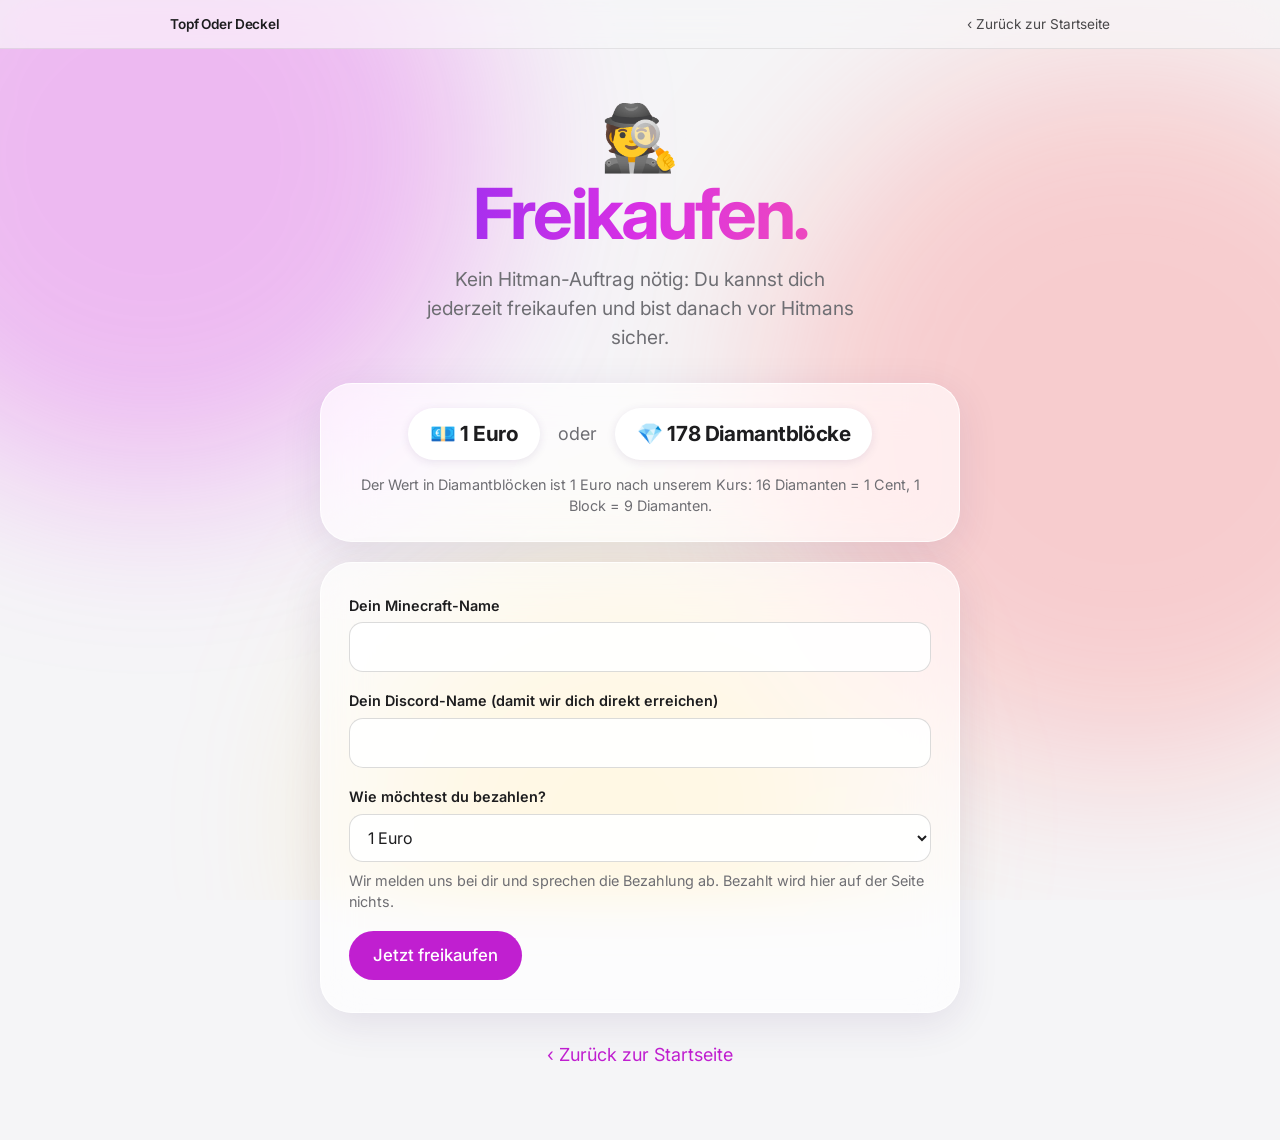
<file: freikaufen (2).html>
<!DOCTYPE html>
<html lang="de">
<head>
  <meta charset="UTF-8">
  <meta name="viewport" content="width=device-width, initial-scale=1">
  <title>Freikaufen – Topf Oder Deckel GmbH</title>
  <link rel="preconnect" href="https://fonts.googleapis.com">
  <link rel="preconnect" href="https://fonts.gstatic.com" crossorigin>
  <link href="https://fonts.googleapis.com/css2?family=Inter:wght@400;500;600;700&display=swap" rel="stylesheet">
  <style>
    :root { --akzent: #c01fd0; --text: #1d1d1f; --grau: #6e6e73; --gelb: #ffd23f; }
    * { box-sizing: border-box; }
    [hidden] { display: none !important; }
    html { background: #f5f5f7; }
    body {
      margin: 0; color: var(--text); min-height: 100vh;
      font-family: -apple-system, BlinkMacSystemFont, "SF Pro Display", "Inter", "Segoe UI", "Helvetica Neue", Arial, sans-serif;
      font-size: 1.125rem; line-height: 1.5; -webkit-font-smoothing: antialiased;
    }
    .hintergrund { position: fixed; inset: 0; z-index: -1; overflow: hidden; background: #f5f5f7; }
    .blob { position: absolute; border-radius: 50%; filter: blur(90px); animation: schweben 18s ease-in-out infinite alternate; }
    .blob.a { width: 52vw; height: 52vw; left: -14vw; top: -14vw; background: rgba(217, 48, 228, .30); }
    .blob.b { width: 56vw; height: 56vw; right: -16vw; top: 6vh; background: rgba(255, 90, 90, .26); animation-delay: -6s; }
    .blob.c { width: 40vw; height: 40vw; left: 28vw; bottom: -14vw; background: rgba(255, 205, 70, .28); animation-delay: -11s; }
    @keyframes schweben { to { transform: translate(4vw, 3vw) scale(1.08); } }

    nav { position: sticky; top: 0; z-index: 10; background: rgba(245, 245, 247, .72); -webkit-backdrop-filter: saturate(180%) blur(20px); backdrop-filter: saturate(180%) blur(20px); border-bottom: 1px solid rgba(0, 0, 0, .08); }
    .nav-innen { max-width: 980px; margin: 0 auto; height: 48px; padding: 0 20px; display: flex; align-items: center; justify-content: space-between; font-size: .85rem; }
    .marke { font-weight: 600; letter-spacing: -.01em; }
    nav a { color: var(--text); text-decoration: none; opacity: .8; }
    nav a:hover { opacity: 1; }

    main { max-width: 680px; margin: 0 auto; padding: 56px 20px 72px; text-align: center; }
    .emoji { font-size: 4rem; line-height: 1; margin-bottom: 8px; animation: wackeln 3s ease-in-out infinite; }
    @keyframes wackeln { 50% { transform: rotate(8deg) scale(1.06); } }
    h1 {
      font-size: clamp(2.4rem, 9vw, 4.4rem); font-weight: 700; line-height: 1.05; letter-spacing: -.04em; margin: 0 0 14px;
      background: linear-gradient(90deg, #7b2ff7, #d930e4 50%, #ff5d9e); -webkit-background-clip: text; background-clip: text; -webkit-text-fill-color: transparent; color: transparent;
    }
    .lead { color: var(--grau); max-width: 36ch; margin: 0 auto 32px; font-size: 1.2rem; }

    .glas { background: rgba(255, 255, 255, .66); -webkit-backdrop-filter: blur(24px) saturate(160%); backdrop-filter: blur(24px) saturate(160%); border: 1px solid rgba(255, 255, 255, .8); border-radius: 32px; box-shadow: 0 10px 40px rgba(60, 30, 100, .10); }
    .preiskarte { padding: 24px 20px; margin: 0 auto 20px; display: flex; flex-wrap: wrap; justify-content: center; align-items: center; gap: 10px 18px; }
    .chip { background: #fff; border-radius: 999px; padding: 10px 22px; box-shadow: 0 2px 10px rgba(60, 30, 100, .10); }
    .gross { font-size: 1.3rem; font-weight: 700; letter-spacing: -.02em; }
    .oder { color: var(--grau); }
    .preiskarte .hinweis { flex-basis: 100%; margin: 4px 0 0; }
    form { padding: 32px 28px; text-align: left; animation: plop .5s cubic-bezier(.2, .9, .3, 1.15) both; }
    @keyframes plop { from { opacity: 0; transform: translateY(16px) scale(.94); } to { opacity: 1; transform: none; } }
    .feld { margin-bottom: 18px; }
    .lbl { display: block; font-size: .9rem; font-weight: 600; margin: 0 0 6px; }
    .eingabe { width: 100%; font: inherit; font-size: 1rem; color: var(--text); background: rgba(255, 255, 255, .9); border: 1px solid rgba(0, 0, 0, .14); border-radius: 14px; padding: 12px 14px; }
    .eingabe:focus { outline: 3px solid rgba(192, 31, 208, .3); border-color: var(--akzent); }
    .preis { display: grid; grid-template-columns: 1fr 160px; gap: 8px; }
    .hinweis { color: var(--grau); font-size: .9rem; margin: 8px 0 0; }
    .pille { display: inline-block; border: 0; font: inherit; font-weight: 500; font-size: 1.05rem; cursor: pointer; background: var(--akzent); color: #fff; text-decoration: none; padding: 12px 24px; border-radius: 999px; transition: transform .2s ease, background .2s ease; }
    .pille:hover { background: #a519b3; transform: scale(1.03); }
    .pille:disabled { background: #b8b8c0; cursor: not-allowed; transform: none; }
    .pille:focus-visible, .eingabe:focus-visible { outline: 3px solid var(--akzent); outline-offset: 3px; }
    .ergebnis { margin-top: 24px; padding-top: 22px; border-top: 1px solid rgba(0, 0, 0, .1); }
    .ergebnis pre { white-space: pre-wrap; word-break: break-word; font: inherit; font-size: 1rem; background: rgba(255, 255, 255, .9); border-radius: 14px; padding: 16px; margin: 0 0 14px; }
    .aktionen { display: flex; gap: 12px; align-items: center; flex-wrap: wrap; }
    .kopiert { color: var(--akzent); font-weight: 600; margin: 0; }
    .zurueck { display: inline-block; margin-top: 28px; color: var(--akzent); text-decoration: none; }
    .zurueck:hover { text-decoration: underline; }
    @media (prefers-reduced-motion: reduce) { * { animation: none !important; transition: none !important; } }
  </style>
</head>
<body>
  <div class="hintergrund" aria-hidden="true"><div class="blob a"></div><div class="blob b"></div><div class="blob c"></div></div>

  <nav>
    <div class="nav-innen">
      <span class="marke">Topf Oder Deckel</span>
      <a href="index.html">‹ Zurück zur Startseite</a>
    </div>
  </nav>

  <main>
    <div class="emoji" aria-hidden="true">🕵️</div>
    <h1>Freikaufen.</h1>
    <p class="lead">Kein Hitman-Auftrag nötig: Du kannst dich jederzeit freikaufen und bist danach vor Hitmans sicher.</p>

    <div class="preiskarte glas">
      <div class="chip"><span class="gross">💶 1 Euro</span></div>
      <span class="oder">oder</span>
      <div class="chip"><span class="gross">💎 178 Diamantblöcke</span></div>
      <p class="hinweis">Der Wert in Diamantblöcken ist 1 Euro nach unserem Kurs: 16 Diamanten = 1 Cent, 1 Block = 9 Diamanten.</p>
    </div>

    <form id="formular" class="glas">
      <div class="feld">
        <label class="lbl" for="mcname">Dein Minecraft-Name</label>
        <input class="eingabe" id="mcname" autocomplete="off" maxlength="32" required>
      </div>
      <div class="feld">
        <label class="lbl" for="dcname">Dein Discord-Name (damit wir dich direkt erreichen)</label>
        <input class="eingabe" id="dcname" autocomplete="off" maxlength="40" required>
      </div>
      <div class="feld">
        <label class="lbl" for="zahlung">Wie möchtest du bezahlen?</label>
        <select class="eingabe" id="zahlung">
          <option value="1 Euro">1 Euro</option>
          <option value="178 Diamantblöcke">178 Diamantblöcke</option>
        </select>
        <p class="hinweis">Wir melden uns bei dir und sprechen die Bezahlung ab. Bezahlt wird hier auf der Seite nichts.</p>
      </div>

      <input type="text" id="website" tabindex="-1" autocomplete="off" aria-hidden="true" style="position:absolute;left:-9999px">
      <button type="submit" class="pille">Jetzt freikaufen</button>

      <div id="ergebnis" class="ergebnis" hidden>
        <span class="lbl" id="status" aria-live="polite"></span>
        <pre id="text"></pre>
        <div class="aktionen">
          <button type="button" class="pille" id="kopieren">Text kopieren</button>
          <p id="kopiert" class="kopiert" hidden>Kopiert!</p>
        </div>
      </div>
    </form>

    <a class="zurueck" href="index.html">‹ Zurück zur Startseite</a>
  </main>

  <script>
    // Discord: Webhook-URL des Kanals für Freikäufe. Solange hier nichts steht, wird der Standardkanal genommen.
    var DISCORD_WEBHOOK = 'https://discord.com/api/webhooks/1569811241965199473/_4hz0kd13CgZ-1lFc9RZ8xSB91BmSDIsVur6w8UVNg1HnlGDnBlmScHGoHH8v4mwN0Da';
    var DISCORD_STANDARD = '';
    // Deine Discord-ID, damit dich der Bot mit @ markiert (Anleitung siehe index.html).
    var DISCORD_USER_ID = '';

    var form = document.getElementById('formular');
    var ergebnis = document.getElementById('ergebnis');
    var v = function (id) { return document.getElementById(id).value.trim(); };

    form.addEventListener('submit', function (e) {
      e.preventDefault();
      var t = 'Freikauf bei der Topf Oder Deckel GmbH\n\nMinecraft-Name: ' + v('mcname') + '\nDiscord: ' + v('dcname') + '\nBezahlung: ' + v('zahlung');
      document.getElementById('text').textContent = t;
      var status = document.getElementById('status');
      var senden = form.querySelector('button[type=submit]');
      var zeigen = function (text) {
        status.textContent = text; ergebnis.hidden = false;
        ergebnis.scrollIntoView({ behavior: 'smooth', block: 'nearest' });
      };
      var id = /^\d{15,25}$/.test(DISCORD_USER_ID) ? DISCORD_USER_ID : '';
      var hook = DISCORD_WEBHOOK || DISCORD_STANDARD;
      if (!hook) { zeigen('Fertig! Kopiere den Text und schick ihn uns:'); return; }
      if (document.getElementById('website').value) return; // Spam-Falle
      senden.disabled = true;
      fetch(hook, {
        method: 'POST',
        headers: { 'Content-Type': 'application/json' },
        body: JSON.stringify({
          username: 'Freikauf-Bot',
          allowed_mentions: id ? { users: [id] } : { parse: [] },
          content: (id ? '<@' + id + '> ' : '') + '🕵️ Neuer Freikauf von **' + v('mcname') + '**',
          embeds: [{
            title: '🕵️ Freikaufen',
            color: 0xD930E4,
            fields: [
              { name: '👤 Minecraft-Name', value: '`' + v('mcname') + '`', inline: true },
              { name: '💬 Discord', value: '`' + v('dcname') + '`', inline: true },
              { name: '💰 Bezahlung', value: v('zahlung'), inline: true }
            ],
            footer: { text: '⏳ Offen · Reagiere mit ✅, wenn erledigt' },
            timestamp: new Date().toISOString()
          }]
        })
      }).then(function (r) {
        if (!r.ok) throw new Error(r.status);
        zeigen('Dein Freikauf wurde gesendet. Wir melden uns bei dir! Hier eine Kopie:');
      }).catch(function () {
        zeigen('Senden hat nicht geklappt. Kopiere den Text und schick ihn uns:');
      }).then(function () {
        setTimeout(function () { senden.disabled = false; }, 30000);
      });
    });

    document.getElementById('kopieren').addEventListener('click', function () {
      var pre = document.getElementById('text');
      var fertig = function () {
        var k = document.getElementById('kopiert');
        k.hidden = false; setTimeout(function () { k.hidden = true; }, 2000);
      };
      var auswaehlen = function () {
        var r = document.createRange(); r.selectNodeContents(pre);
        var sel = window.getSelection(); sel.removeAllRanges(); sel.addRange(r);
        document.execCommand('copy'); fertig();
      };
      if (navigator.clipboard) navigator.clipboard.writeText(pre.textContent).then(fertig, auswaehlen);
      else auswaehlen();
    });
  </script>
</body>
</html>
</file>
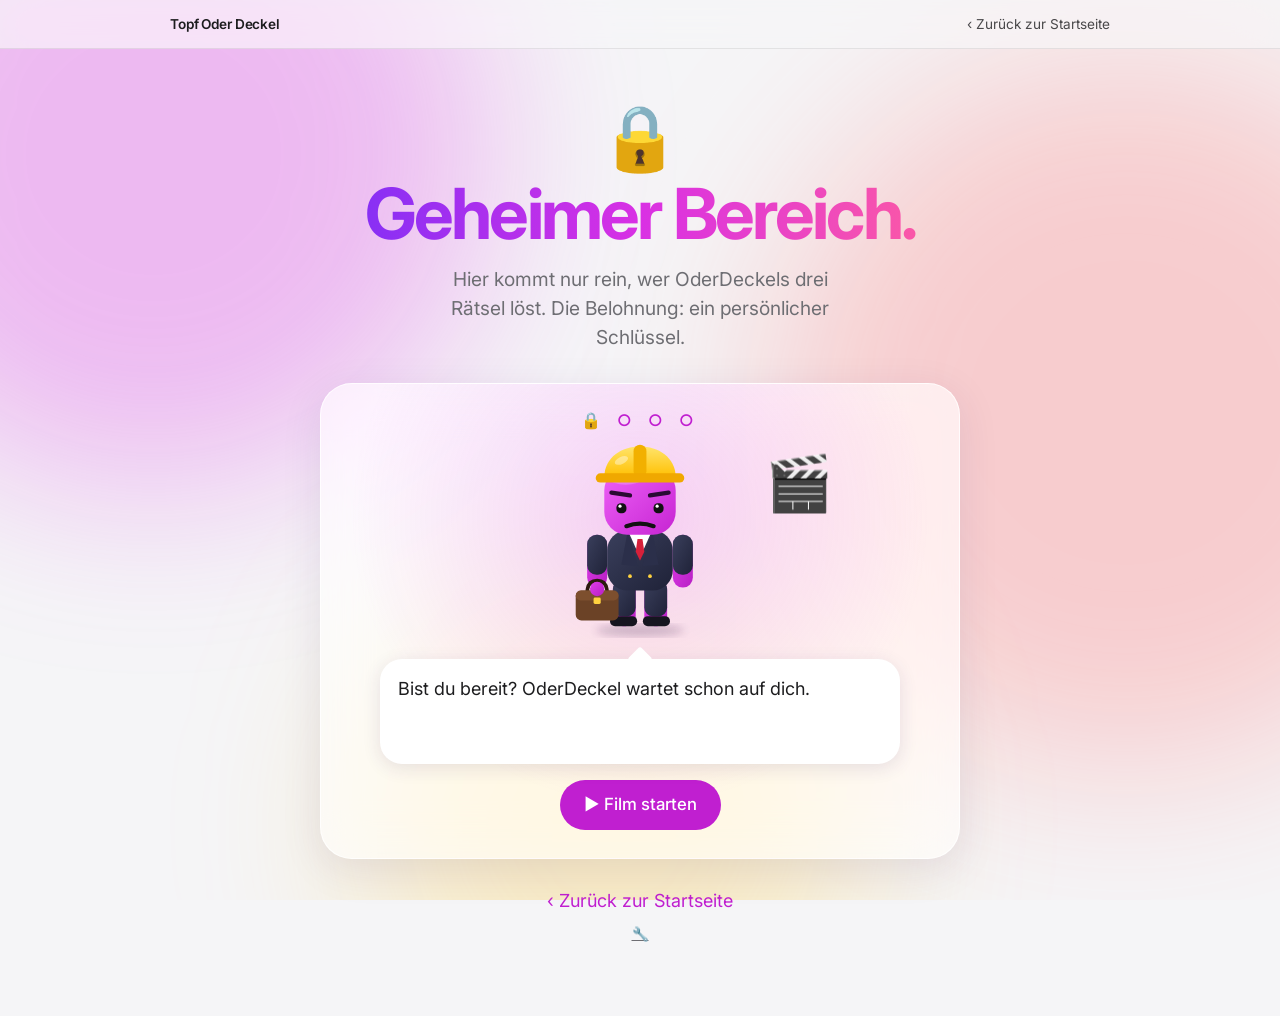
<file: freikaufen (3).html>
<!DOCTYPE html>
<html lang="de">
<head>
  <meta charset="UTF-8">
  <meta name="viewport" content="width=device-width, initial-scale=1">
  <meta name="robots" content="noindex">
  <title>Geheimer Bereich – Topf Oder Deckel GmbH</title>
  <link rel="preconnect" href="https://fonts.googleapis.com">
  <link rel="preconnect" href="https://fonts.gstatic.com" crossorigin>
  <link href="https://fonts.googleapis.com/css2?family=Inter:wght@400;500;600;700&family=Caveat:wght@500;600&display=swap" rel="stylesheet">
  <style>
    :root { --akzent: #c01fd0; --text: #1d1d1f; --grau: #6e6e73; --gelb: #ffd23f; }
    * { box-sizing: border-box; }
    [hidden] { display: none !important; }
    html { background: #f5f5f7; }
    body {
      margin: 0; color: var(--text); min-height: 100vh;
      font-family: -apple-system, BlinkMacSystemFont, "SF Pro Display", "Inter", "Segoe UI", "Helvetica Neue", Arial, sans-serif;
      font-size: 1.125rem; line-height: 1.5; -webkit-font-smoothing: antialiased;
    }
    .hintergrund { position: fixed; inset: 0; z-index: -1; overflow: hidden; background: #f5f5f7; }
    .blob { position: absolute; border-radius: 50%; filter: blur(90px); animation: schweben 18s ease-in-out infinite alternate; }
    .blob.a { width: 52vw; height: 52vw; left: -14vw; top: -14vw; background: rgba(217, 48, 228, .30); }
    .blob.b { width: 56vw; height: 56vw; right: -16vw; top: 6vh; background: rgba(255, 90, 90, .26); animation-delay: -6s; }
    .blob.c { width: 40vw; height: 40vw; left: 28vw; bottom: -14vw; background: rgba(255, 205, 70, .28); animation-delay: -11s; }
    @keyframes schweben { to { transform: translate(4vw, 3vw) scale(1.08); } }

    nav { position: sticky; top: 0; z-index: 10; background: rgba(245, 245, 247, .72); -webkit-backdrop-filter: saturate(180%) blur(20px); backdrop-filter: saturate(180%) blur(20px); border-bottom: 1px solid rgba(0, 0, 0, .08); }
    .nav-innen { max-width: 980px; margin: 0 auto; height: 48px; padding: 0 20px; display: flex; align-items: center; justify-content: space-between; font-size: .85rem; }
    .marke { font-weight: 600; letter-spacing: -.01em; }
    nav a { color: var(--text); text-decoration: none; opacity: .8; }
    nav a:hover { opacity: 1; }

    main { max-width: 680px; margin: 0 auto; padding: 56px 20px 72px; text-align: center; }
    .emoji { font-size: 4rem; line-height: 1; margin-bottom: 8px; animation: wackeln 3s ease-in-out infinite; }
    @keyframes wackeln { 50% { transform: rotate(8deg) scale(1.06); } }
    h1 {
      font-size: clamp(2.4rem, 9vw, 4.4rem); font-weight: 700; line-height: 1.05; letter-spacing: -.04em; margin: 0 0 14px;
      background: linear-gradient(90deg, #7b2ff7, #d930e4 50%, #ff5d9e); -webkit-background-clip: text; background-clip: text; -webkit-text-fill-color: transparent; color: transparent;
    }
    .lead { color: var(--grau); max-width: 36ch; margin: 0 auto 32px; font-size: 1.2rem; }

    .glas { background: rgba(255, 255, 255, .66); -webkit-backdrop-filter: blur(24px) saturate(160%); backdrop-filter: blur(24px) saturate(160%); border: 1px solid rgba(255, 255, 255, .8); border-radius: 32px; box-shadow: 0 10px 40px rgba(60, 30, 100, .10); }
    .preiskarte { padding: 24px 20px; margin: 0 auto 20px; display: flex; flex-wrap: wrap; justify-content: center; align-items: center; gap: 10px 18px; }
    .chip { background: #fff; border-radius: 999px; padding: 10px 22px; box-shadow: 0 2px 10px rgba(60, 30, 100, .10); }
    .gross { font-size: 1.3rem; font-weight: 700; letter-spacing: -.02em; }
    .oder { color: var(--grau); }
    .preiskarte .hinweis { flex-basis: 100%; margin: 4px 0 0; }
    .kartenchip { display: inline-block; background: var(--gelb); color: #4a2a00; font-weight: 600; font-size: .95rem; border-radius: 999px; padding: 6px 16px; margin: -14px 0 24px; }
    #formular { padding: 32px 28px; text-align: left; animation: plop .5s cubic-bezier(.2, .9, .3, 1.15) both; }
    @keyframes plop { from { opacity: 0; transform: translateY(16px) scale(.94); } to { opacity: 1; transform: none; } }
    .feld { margin-bottom: 18px; }
    .lbl { display: block; font-size: .9rem; font-weight: 600; margin: 0 0 6px; }
    .eingabe { width: 100%; font: inherit; font-size: 1rem; color: var(--text); background: rgba(255, 255, 255, .9); border: 1px solid rgba(0, 0, 0, .14); border-radius: 14px; padding: 12px 14px; }
    .eingabe:focus { outline: 3px solid rgba(192, 31, 208, .3); border-color: var(--akzent); }
    .hinweis { color: var(--grau); font-size: .9rem; margin: 8px 0 0; }
    .pille { display: inline-block; border: 0; font: inherit; font-weight: 500; font-size: 1.05rem; cursor: pointer; background: var(--akzent); color: #fff; text-decoration: none; padding: 12px 24px; border-radius: 999px; transition: transform .2s ease, background .2s ease; }
    .pille:hover { background: #a519b3; transform: scale(1.03); }
    .pille:disabled { background: #b8b8c0; cursor: not-allowed; transform: none; }
    .pille:focus-visible, .eingabe:focus-visible { outline: 3px solid var(--akzent); outline-offset: 3px; }
    .ergebnis { margin-top: 24px; padding-top: 22px; border-top: 1px solid rgba(0, 0, 0, .1); }
    .ergebnis pre { white-space: pre-wrap; word-break: break-word; font: inherit; font-size: 1rem; background: rgba(255, 255, 255, .9); border-radius: 14px; padding: 16px; margin: 0 0 14px; }
    .aktionen { display: flex; gap: 12px; align-items: center; flex-wrap: wrap; }
    .kopiert { color: var(--akzent); font-weight: 600; margin: 0; }
    .zurueck { display: inline-block; margin-top: 28px; color: var(--akzent); text-decoration: none; }
    .zurueck:hover { text-decoration: underline; }
    .abmelden { display: block; margin-top: 10px; color: var(--grau); font-size: .85rem; }

    /* ---------- Rätsel-Film ---------- */
    .film { --ton: rgba(217, 48, 228, .22); padding: 22px 22px 28px; text-align: center; background-image: radial-gradient(circle at 50% 28%, var(--ton), transparent 62%); }
    .punkte { display: inline-block; font-weight: 600; letter-spacing: 6px; color: var(--akzent); font-size: 1rem; }
    .szene { position: relative; width: 100%; max-width: 420px; margin: 6px auto 0; display: flex; justify-content: center; }
    .buehne { width: 200px; }
    .requisit { position: absolute; top: 8%; right: 4%; font-size: 3.4rem; line-height: 1; animation: schweb 3.2s ease-in-out infinite; }
    .requisit.rein { animation: rein .5s cubic-bezier(.2, .9, .3, 1.3) both, schweb 3.2s ease-in-out .5s infinite; }
    @keyframes schweb { 50% { transform: translateY(-8px) rotate(6deg); } }
    @keyframes rein { from { opacity: 0; transform: scale(.3) rotate(-30deg); } to { opacity: 1; transform: none; } }
    .sprech { position: relative; background: #fff; border-radius: 22px; padding: 16px 18px; margin: 18px auto 16px; max-width: 520px; text-align: left; min-height: 6.6rem; white-space: pre-line; box-shadow: 0 4px 18px rgba(60, 30, 100, .12); cursor: default; }
    .sprech::before { content: ""; position: absolute; top: -9px; left: 50%; width: 18px; height: 18px; background: #fff; transform: translateX(-50%) rotate(45deg); border-radius: 3px; }
    .rform { max-width: 520px; margin: 0 auto 16px; text-align: left; }
    .rform .zeile { display: grid; grid-template-columns: 1fr auto; gap: 8px; }
    .rfehler { color: #c0262d; font-size: .95rem; font-weight: 500; margin: 8px 0 0; min-height: 1.4em; }
    .tippknopf { font: inherit; font-size: .95rem; font-weight: 500; color: var(--akzent); background: none; border: 0; padding: 4px 0; cursor: pointer; }
    .tippknopf:hover { text-decoration: underline; }
    .tipptext { background: rgba(255, 210, 63, .35); border-radius: 14px; padding: 10px 14px; margin: 8px 0 0; font-size: .95rem; }
    .wackel { animation: wackel .45s ease; }
    @keyframes wackel { 20% { transform: translateX(-8px); } 40% { transform: translateX(8px); } 60% { transform: translateX(-5px); } 80% { transform: translateX(5px); } }

    /* ---------- Figur ---------- */
    .figur { display: block; width: 100%; height: auto; overflow: visible; }
    .huepfen { animation: huepfen 2.4s ease-in-out infinite; }
    .schatten { transform-box: fill-box; transform-origin: center; animation: schatten 2.4s ease-in-out infinite; }
    .winken { transform-box: fill-box; transform-origin: 50% 12%; animation: winken 1.1s ease-in-out infinite; }
    .auge { transform-box: fill-box; transform-origin: 50% 50%; animation: blinzeln 4.6s infinite; }
    @keyframes huepfen { 50% { transform: translateY(-9px); } }
    @keyframes schatten { 50% { transform: scale(.88); opacity: .6; } }
    @keyframes winken { 0%, 100% { transform: rotate(-135deg); } 50% { transform: rotate(-166deg); } }
    @keyframes blinzeln { 0%, 92%, 100% { transform: scaleY(1); } 96% { transform: scaleY(.1); } }

    .schluessel { display: flex; flex-wrap: wrap; justify-content: center; gap: 12px; margin: 0 auto 16px; }
    .schluessel .pille { background: linear-gradient(180deg, #ffd23f, #f0a800); color: #4a2a00; font-weight: 600; }
    .schluessel .pille:hover { background: linear-gradient(180deg, #ffe06b, #ffb800); }
    .schluessel .pille:disabled { opacity: .4; }
    .karte { display: inline-block; font-family: ui-monospace, Menlo, Consolas, monospace; font-size: 1.15rem; font-weight: 700; letter-spacing: .05em; background: #fff; border: 2px dashed #f0a800; border-radius: 14px; padding: 8px 16px; user-select: all; }
    .adminlayer { position: fixed; inset: 0; z-index: 50; background: rgba(20, 10, 35, .55); -webkit-backdrop-filter: blur(8px); backdrop-filter: blur(8px); display: flex; align-items: center; justify-content: center; padding: 16px; }
    .adminbox { width: 100%; max-width: 660px; max-height: 92vh; display: flex; flex-direction: column; background: #14101f; color: #e8e0ff; border-radius: 22px; padding: 18px; box-shadow: 0 20px 60px rgba(0, 0, 0, .5); font-family: ui-monospace, Menlo, Consolas, monospace; font-size: .92rem; text-align: left; }
    .adminkopf { display: flex; justify-content: space-between; align-items: center; margin-bottom: 12px; }
    .adminknoepfe { display: flex; flex-wrap: wrap; gap: 8px; margin-bottom: 12px; }
    .adminknoepfe button { font: inherit; font-size: .85rem; color: #e8e0ff; background: #2a2145; border: 1px solid #4a3d7a; border-radius: 999px; padding: 6px 12px; cursor: pointer; }
    .adminknoepfe button:hover { background: #3b2d66; }
    .adminlog { flex: 1; min-height: 160px; overflow: auto; white-space: pre-wrap; word-break: break-word; background: #0b0814; border-radius: 12px; padding: 12px; margin: 0 0 12px; color: #b9f6ca; }
    .adminzeile { display: flex; gap: 8px; align-items: center; }
    .adminzeile input { flex: 1; font: inherit; color: #fff; background: #0b0814; border: 1px solid #4a3d7a; border-radius: 10px; padding: 10px 12px; }
    .adminzeile .pille { padding: 9px 16px; font-size: .9rem; }
    .adminpw { max-width: 320px; margin: 12px auto 0; }
    .adminpw .zeile { display: grid; grid-template-columns: 1fr auto; gap: 8px; }
    /* ---------- Film ---------- */
    .kino { position: fixed; inset: 0; z-index: 100; background: #050308; color: #e8dcc0; opacity: 0; transition: opacity 1.6s ease; overflow-y: auto; -webkit-overflow-scrolling: touch; }
    .kino.an { opacity: 1; }
    .kinoinnen { width: min(720px, 100%); margin: 0 auto; padding: 18px 12px 48px; }
    .titelkarte { position: fixed; inset: 0; display: flex; align-items: center; justify-content: center; text-align: center; padding: 24px; font: italic 1.4rem/1.5 Georgia, "Times New Roman", serif; letter-spacing: .04em; color: #e8dcc0; pointer-events: none; transition: opacity 1.2s ease; }
    .kino.raum .titelkarte { opacity: 0; }
    .stage { position: relative; width: 100%; aspect-ratio: 720 / 420; container-type: inline-size; overflow: hidden; border-radius: 18px; box-shadow: 0 0 70px rgba(0, 0, 0, .9); opacity: 0; transition: opacity 1.8s ease; background: #120c08; }
    .kino.raum .stage { opacity: 1; }
    .stage > svg { position: absolute; inset: 0; width: 100%; height: 100%; display: block; }
    .stage > svg.vorn { z-index: 4; }
    .licht { position: absolute; inset: 0; z-index: 8; pointer-events: none; background: radial-gradient(circle at 92% 66%, rgba(255, 180, 80, .30), transparent 36%), radial-gradient(ellipse at 52% 58%, transparent 38%, rgba(0, 0, 0, .72) 100%); animation: flackern 3.4s ease-in-out infinite; }
    @keyframes flackern { 0%, 100% { opacity: 1; } 18% { opacity: .86; } 22% { opacity: .98; } 55% { opacity: .9; } 70% { opacity: 1; } }
    .flamme { transform-box: fill-box; transform-origin: 50% 100%; animation: flamme .45s ease-in-out infinite alternate; }
    @keyframes flamme { from { transform: scale(1, 1) rotate(-3deg); } to { transform: scale(.88, 1.12) rotate(3deg); } }
    .kielg { transition: opacity .6s; opacity: 0; }
    .stage.schreibt .kielg, .kino.sichtbar .kielg { opacity: 1; }
    .stage.schreibt .kielx { animation: kritzeln .5s ease-in-out infinite alternate; }
    @keyframes kritzeln { from { transform: translate(-16px, 0) rotate(-4deg); } to { transform: translate(14px, -2px) rotate(3deg); } }
    .kofferg { opacity: 0; transition: opacity 1s ease; }
    .stage.koffer .kofferg { opacity: 1; }
    .schimmer { animation: schimmer 1.6s ease-in-out infinite alternate; }
    @keyframes schimmer { from { opacity: .6; transform: translateY(0); } to { opacity: 1; transform: translateY(-3px); } }
    .stage.schock { animation: schock .4s ease; }
    @keyframes schock { 20% { transform: translate(-6px, 2px); } 40% { transform: translate(6px, -2px); } 60% { transform: translate(-4px, 1px); } 80% { transform: translate(3px, 0); } }

    .figplatz { position: absolute; inset: 0; pointer-events: none; }
    .figplatz .buehne { position: absolute; width: 26.4cqw; left: -28cqw; bottom: 6.9cqw; z-index: 5; }
    .figplatz .schatten { display: none; }
    .figplatz.geht .buehne { left: 20.8cqw; transition: left 3.4s linear; }
    .figplatz.geht .huepfen { animation: lauf .46s ease-in-out infinite; }
    .figplatz.hinter .buehne { left: 55.6cqw; bottom: 12.5cqw; z-index: 2; transition: left 1.4s ease-in-out, bottom 1.4s ease-in-out; }
    .figplatz.sitzt .buehne { left: 55.6cqw; bottom: 6.9cqw; z-index: 2; transition: bottom .9s ease; }
    .figplatz.sitzt .huepfen { animation: atmen 3.8s ease-in-out infinite; }
    .figplatz.direkt .buehne { transition: none !important; }
    @keyframes lauf { 50% { transform: translateY(-7px) rotate(1.5deg); } }
    @keyframes atmen { 50% { transform: translateY(-3px); } }

    .kinoui { margin-top: 18px; opacity: 0; visibility: hidden; transform: translateY(12px); transition: opacity 1.2s ease, transform 1.2s ease; }
    .kino.sichtbar .kinoui { opacity: 1; visibility: visible; transform: none; }
    .kinoui .punkte { color: #ffd23f; display: block; text-align: center; margin-bottom: 10px; }
    .brief { position: relative; max-width: 560px; margin: 0 auto 16px; padding: 26px 28px 30px; background: linear-gradient(160deg, #f4e6bd, #e5cf93); color: #2b1a0a; border-radius: 4px 10px 6px 12px; box-shadow: 0 10px 30px rgba(0, 0, 0, .7), inset 0 0 40px rgba(120, 80, 20, .25); transform: rotate(-.6deg); font-family: "Caveat", "Segoe Script", "Bradley Hand", "Brush Script MT", cursive; font-size: 1.55rem; line-height: 1.3; white-space: pre-line; min-height: 9rem; text-align: left; cursor: default; }
    .kiel { display: none; font-size: 1.1rem; }
    .brief.tippt .kiel { display: inline-block; animation: kritzeln .4s ease-in-out infinite alternate; }
    .brief .karte { background: rgba(255, 255, 255, .55); border-color: #8a5a10; }
    .kino.rot .brief { background: linear-gradient(160deg, #e9c3b8, #cf958a); }
    .kinoui .rform { color: #e8dcc0; }
    .kinoui .lbl { color: #e8dcc0; }
    .kinoui .rfehler { color: #ff9a9a; }
    .kinoui .tippknopf { color: #ffd23f; }
    .kinoui .tipptext { background: rgba(255, 210, 63, .16); color: #ffe9a8; }
    .kinoui .schluessel, .kinoui #start { display: flex; margin-left: auto; margin-right: auto; }
    .kinoui #start { width: fit-content; }
    .kinoui #start[hidden], .kinoui .schluessel[hidden] { display: none !important; }
    .skip, .kinozurueck { font: inherit; font-size: .9rem; color: #bfb39a; background: none; border: 0; cursor: pointer; text-decoration: none; }
    .skip { position: fixed; top: 14px; right: 16px; z-index: 120; padding: 8px 12px; border-radius: 999px; background: rgba(255, 255, 255, .08); }
    .skip:hover, .kinozurueck:hover { color: #fff; }
    .kinozurueck { display: block; text-align: center; margin-top: 24px; }
    .adminlayer { z-index: 200; }
    @media (prefers-reduced-motion: reduce) { * { animation: none !important; transition: none !important; } }
  </style>
</head>
<body>
  <div class="hintergrund" aria-hidden="true"><div class="blob a"></div><div class="blob b"></div><div class="blob c"></div></div>

  <nav>
    <div class="nav-innen">
      <span class="marke">Topf Oder Deckel</span>
      <a href="index.html">‹ Zurück zur Startseite</a>
    </div>
  </nav>

  <main>
    <!-- ================= Rätselschloss ================= -->
    <section id="schloss">
      <div class="emoji" aria-hidden="true">🔒</div>
      <h1>Geheimer Bereich.</h1>
      <p class="lead">Hier kommt nur rein, wer OderDeckels drei Rätsel löst. Die Belohnung: ein persönlicher Schlüssel.</p>
      <noscript><p class="lead">Für das Rätsel braucht diese Seite JavaScript.</p></noscript>

      <div id="film" class="film glas">
        <span id="punkte" class="punkte" aria-label="Fortschritt">🔒 ○ ○ ○</span>
        <div class="szene">
          <div class="buehne"><svg class="figur" viewBox="-140 -262 280 282" role="img" aria-label="OderDeckel im Anzug mit Aktenkoffer und Bauarbeiterhelm">
<defs>
<linearGradient id="kopf" x1="0" y1="0" x2="1" y2="1"><stop offset="0" stop-color="#ee62f7"/><stop offset="1" stop-color="#c624d2"/></linearGradient>
<linearGradient id="koerper" x1="0" y1="0" x2="1" y2="1"><stop offset="0" stop-color="#df3cea"/><stop offset="1" stop-color="#b820c4"/></linearGradient>
<linearGradient id="helm" x1="0" y1="0" x2="0" y2="1"><stop offset="0" stop-color="#ffe46b"/><stop offset="1" stop-color="#ffbf00"/></linearGradient>
<linearGradient id="anzug" x1="0" y1="0" x2="1" y2="1"><stop offset="0" stop-color="#3a3f5c"/><stop offset="1" stop-color="#1f2238"/></linearGradient>
<filter id="weich"><feGaussianBlur stdDeviation="6"/></filter>
</defs>
<ellipse class="schatten" cx="0" cy="6" rx="62" ry="8" fill="#2b1040" opacity=".22" filter="url(#weich)"/>
<g class="huepfen">
<rect x="-38" y="-64" width="32" height="64" rx="14" fill="url(#koerper)"/>
<rect x="6" y="-64" width="32" height="64" rx="14" fill="url(#koerper)"/>
<rect x="-38" y="-64" width="32" height="50" rx="12" fill="url(#anzug)"/>
<rect x="6" y="-64" width="32" height="50" rx="12" fill="url(#anzug)"/>
<rect x="-42" y="-14" width="38" height="14" rx="7" fill="#15151f"/>
<rect x="4" y="-14" width="38" height="14" rx="7" fill="#15151f"/>
<rect x="-74" y="-128" width="28" height="74" rx="14" fill="url(#koerper)"/>
<rect x="-74" y="-128" width="28" height="56" rx="13" fill="url(#anzug)"/>
<rect x="-46" y="-134" width="92" height="84" rx="28" fill="url(#anzug)"/>
<path d="M-17 -134 L0 -96 L17 -134 Z" fill="#fff"/>
<path d="M-3.5 -122 L3.5 -122 L6 -104 L0 -92 L-6 -104 Z" fill="#d6203a"/>
<path d="M-17 -134 L-3 -84 L-26 -86 Z M17 -134 L3 -84 L26 -86 Z" fill="#2b2f4a"/>
<circle cx="-14" cy="-70" r="2.6" fill="#ffd23f"/><circle cx="14" cy="-70" r="2.6" fill="#ffd23f"/>
<g><rect x="46" y="-128" width="28" height="74" rx="14" fill="url(#koerper)"/><rect x="46" y="-128" width="28" height="56" rx="13" fill="url(#anzug)"/></g>
<g transform="translate(-60 -52)">
<path d="M-14 6 Q-14 -12 0 -12 Q14 -12 14 6" fill="none" stroke="#2b1a0e" stroke-width="5" stroke-linecap="round"/>
<rect x="-30" y="2" width="60" height="42" rx="8" fill="#6b4226"/>
<rect x="-30" y="2" width="60" height="14" rx="7" fill="#7d4f2e"/>
<rect x="-5" y="12" width="10" height="9" rx="2" fill="#ffd23f"/>
<circle cx="0" cy="0" r="10" fill="url(#koerper)"/>
</g>
<rect x="-50" y="-222" width="100" height="94" rx="32" fill="url(#kopf)"/>
<ellipse cx="-20" cy="-206" rx="22" ry="8" fill="#fff" opacity=".22"/>
<path d="M-50 -208 C-50 -266 50 -266 50 -208 Z" fill="url(#helm)"/>
<rect x="-9" y="-254" width="18" height="46" rx="9" fill="#f2b000"/>
<ellipse cx="-26" cy="-232" rx="10" ry="5" fill="#fff" opacity=".4" transform="rotate(-25 -26 -232)"/>
<rect x="-62" y="-214" width="124" height="13" rx="6.5" fill="#f0a800"/>
<g class="auge"><rect x="-33" y="-172" width="14" height="14" rx="6" fill="#111"/><circle cx="-28" cy="-168" r="2.2" fill="#fff"/></g>
<g class="auge"><rect x="19" y="-172" width="14" height="14" rx="6" fill="#111"/><circle cx="24" cy="-168" r="2.2" fill="#fff"/></g>
<path d="M-40 -187 L-14 -183" stroke="#2a0a33" stroke-width="6" stroke-linecap="round"/><path d="M40 -187 L14 -183" stroke="#2a0a33" stroke-width="6" stroke-linecap="round"/>
<path d="M-19 -140 Q0 -147 19 -140" fill="none" stroke="#111" stroke-width="6" stroke-linecap="round"/>
</g>
</svg></div>
          <div id="requisit" class="requisit" aria-hidden="true">🎬</div>
        </div>
        <div id="sprech" class="sprech" aria-live="polite">Bist du bereit? OderDeckel wartet schon auf dich.</div>

        <form id="rform" class="rform" hidden autocomplete="off">
          <label class="lbl" id="rlabel" for="antwort">Deine Antwort</label>
          <div class="zeile">
            <input class="eingabe" id="antwort" maxlength="40" autocomplete="off" autocapitalize="off" spellcheck="false" required>
            <button type="submit" class="pille" id="rsenden">Antworten</button>
          </div>
          <p id="rfehler" class="rfehler" role="alert"></p>
          <button type="button" class="tippknopf" id="tipp">💡 Tipp anzeigen</button>
          <p id="tipptext" class="tipptext" hidden></p>
        </form>

        <div id="schluessel" class="schluessel" hidden>
          <button type="button" class="pille" data-k="0">🔑 Schlüssel 1</button>
          <button type="button" class="pille" data-k="1">🔑 Schlüssel 2</button>
          <button type="button" class="pille" data-k="2">🔑 Schlüssel 3</button>
        </div>

        <button type="button" class="pille" id="start">▶ Film starten</button>
      </div>
    </section>

    <!-- ================= Tresor (erst nach dem Rätsel) ================= -->
    <section id="tresor" hidden>
      <div class="emoji" aria-hidden="true">🕵️</div>
      <h1>Geheimer Bereich.</h1>
      <p class="lead">Kein Hitman-Auftrag nötig: Du kannst dich jederzeit freikaufen und bist danach vor Hitmans sicher.</p>
      <span id="karte-chip" class="kartenchip"></span>

      <div class="preiskarte glas">
        <div class="chip"><span class="gross">💶 1 Euro</span></div>
        <span class="oder">oder</span>
        <div class="chip"><span class="gross">💎 178 Diamantblöcke</span></div>
        <p class="hinweis">Der Wert in Diamantblöcken ist 1 Euro nach unserem Kurs: 16 Diamanten = 1 Cent, 1 Block = 9 Diamanten.</p>
      </div>

      <form id="formular" class="glas">
        <div class="feld">
          <label class="lbl" for="mcname">Dein Minecraft-Name</label>
          <input class="eingabe" id="mcname" autocomplete="off" maxlength="32" required>
        </div>
        <div class="feld">
          <label class="lbl" for="dcname">Dein Discord-Name (damit wir dich direkt erreichen)</label>
          <input class="eingabe" id="dcname" autocomplete="off" maxlength="40" required>
        </div>
        <div class="feld">
          <label class="lbl" for="zahlung">Wie möchtest du bezahlen?</label>
          <select class="eingabe" id="zahlung">
            <option value="1 Euro">1 Euro</option>
            <option value="178 Diamantblöcke">178 Diamantblöcke</option>
          </select>
          <p class="hinweis">Wir melden uns bei dir und sprechen die Bezahlung ab. Bezahlt wird hier auf der Seite nichts.</p>
        </div>

        <input type="text" id="website" tabindex="-1" autocomplete="off" aria-hidden="true" style="position:absolute;left:-9999px">
        <button type="submit" class="pille">Jetzt freikaufen</button>

        <div id="ergebnis" class="ergebnis" hidden>
          <span class="lbl" id="status" aria-live="polite"></span>
          <pre id="text"></pre>
          <div class="aktionen">
            <button type="button" class="pille" id="kopieren">Text kopieren</button>
            <p id="kopiert" class="kopiert" hidden>Kopiert!</p>
          </div>
        </div>
      </form>

      <a class="abmelden" href="#" id="abmelden">Karte auf diesem Gerät abmelden</a>
    </section>

    <a class="zurueck" href="index.html">‹ Zurück zur Startseite</a>
    <a class="abmelden" href="#" id="adminlink" aria-label="Admin">🔧</a>
    <form id="adminpw" class="adminpw" hidden autocomplete="off">
      <div class="zeile"><input class="eingabe" id="adminpwfeld" type="password" placeholder="Admin-Code" autocomplete="off"><button type="submit" class="pille">OK</button></div>
      <p id="adminpwfehler" class="rfehler" role="alert"></p>
    </form>
  </main>

  <div id="kino" class="kino" hidden role="dialog" aria-label="Film">
    <button type="button" class="skip" id="kinoskip">Überspringen ›</button>
    <div id="titelkarte" class="titelkarte" aria-live="polite"></div>
    <div class="kinoinnen">
      <div id="stage" class="stage">
        <svg viewBox="0 0 720 420" aria-hidden="true" focusable="false">
<defs>
<linearGradient id="wand" x1="0" y1="0" x2="0" y2="1"><stop offset="0" stop-color="#2d2019"/><stop offset="1" stop-color="#1b120d"/></linearGradient>
<linearGradient id="boden" x1="0" y1="0" x2="0" y2="1"><stop offset="0" stop-color="#2e1f15"/><stop offset="1" stop-color="#1a110b"/></linearGradient>
<linearGradient id="nacht" x1="0" y1="0" x2="0" y2="1"><stop offset="0" stop-color="#1e2e52"/><stop offset="1" stop-color="#0c1426"/></linearGradient>
<radialGradient id="glut"><stop offset="0" stop-color="#ffd27a" stop-opacity=".9"/><stop offset="1" stop-color="#ff9a30" stop-opacity="0"/></radialGradient>
</defs>
<rect width="720" height="420" fill="url(#wand)"/>
<rect y="236" width="720" height="100" fill="#21150e"/><rect y="234" width="720" height="4" fill="#3d2a1b"/>
<rect y="330" width="720" height="90" fill="url(#boden)"/>
<g stroke="#120a06" stroke-width="2" opacity=".7"><path d="M0 352H720M0 376H720M0 402H720"/><path d="M120 330V420M260 330V420M400 330V420M540 330V420M680 330V420"/></g>
<rect x="0" y="96" width="76" height="238" fill="#0b0705"/><rect x="0" y="96" width="76" height="238" fill="none" stroke="#3d2a1b" stroke-width="5"/>
<rect x="150" y="68" width="124" height="156" rx="4" fill="#3b2a1c"/>
<rect x="158" y="76" width="108" height="140" fill="url(#nacht)"/>
<circle cx="226" cy="116" r="15" fill="#eef2ff" opacity=".92"/><circle cx="232" cy="112" r="13" fill="#1e2e52" opacity=".55"/>
<g fill="#fff" opacity=".7"><circle cx="180" cy="100" r="1.3"/><circle cx="196" cy="150" r="1"/><circle cx="250" cy="170" r="1.2"/><circle cx="174" cy="184" r="1"/></g>
<path d="M212 76V216M158 146H266" stroke="#3b2a1c" stroke-width="6"/>
<polygon points="158,216 266,216 340,330 120,330" fill="#a8c0ff" opacity=".06"/>
<rect x="556" y="112" width="150" height="8" fill="#4a3120"/><rect x="556" y="178" width="150" height="8" fill="#4a3120"/>
<g opacity=".85"><rect x="562" y="84" width="14" height="28" fill="#6a2430"/><rect x="578" y="90" width="12" height="22" fill="#24425f"/><rect x="592" y="82" width="16" height="30" fill="#3a5a30"/><rect x="610" y="88" width="12" height="24" fill="#7a5a20"/><rect x="624" y="84" width="14" height="28" fill="#4a2a55"/>
<rect x="566" y="150" width="16" height="28" fill="#5a3a20"/><rect x="584" y="146" width="12" height="32" fill="#2c4a4a"/><rect x="598" y="152" width="18" height="26" fill="#6a2430"/><rect x="640" y="148" width="14" height="30" fill="#24425f"/></g>
<rect x="440" y="238" width="96" height="102" rx="14" fill="#3a1f14"/><rect x="450" y="248" width="76" height="80" rx="10" fill="#4a2a1c"/>
<ellipse cx="470" cy="384" rx="230" ry="26" fill="#4a1a1f" opacity=".45"/>
</svg>
        <div id="figplatz" class="figplatz"></div>
        <svg class="vorn" viewBox="0 0 720 420" aria-hidden="true" focusable="false">
<rect x="338" y="312" width="378" height="108" fill="#432915"/>
<rect x="350" y="326" width="170" height="40" rx="3" fill="#53331c" stroke="#2c1a0d" stroke-width="2"/><circle cx="435" cy="346" r="4.5" fill="#d4a53a"/>
<rect x="540" y="326" width="164" height="40" rx="3" fill="#53331c" stroke="#2c1a0d" stroke-width="2"/><circle cx="622" cy="346" r="4.5" fill="#d4a53a"/>
<rect x="350" y="376" width="354" height="38" rx="3" fill="#4a2d18" stroke="#2c1a0d" stroke-width="2"/>
<rect x="320" y="294" width="404" height="20" rx="3" fill="#80512d"/><rect x="320" y="294" width="404" height="4" rx="2" fill="#9a6a3e"/>
<polygon points="440,292 558,292 568,281 452,281" fill="#efe0b8"/>
<g transform="translate(606 280)"><rect x="0" y="-4" width="18" height="18" rx="5" fill="#0e0a12"/><rect x="5" y="-10" width="8" height="8" rx="2" fill="#0e0a12"/></g>
<g class="kofferg"><g transform="translate(340 252)">
<path d="M22 6 Q22 -8 36 -8 Q50 -8 50 6" fill="none" stroke="#2b1a0e" stroke-width="5" stroke-linecap="round"/>
<rect x="0" y="4" width="72" height="38" rx="6" fill="#6b4226"/><rect x="0" y="4" width="72" height="13" rx="6" fill="#7d4f2e"/><rect x="30" y="12" width="12" height="9" rx="2" fill="#ffd23f"/>
<g class="schimmer" fill="#ffd23f" stroke="#a87800" stroke-width="1"><g transform="translate(6 -14)"><circle cx="5" cy="5" r="5"/><rect x="9" y="3.5" width="14" height="3"/></g><g transform="translate(26 -22)"><circle cx="5" cy="5" r="5"/><rect x="9" y="3.5" width="14" height="3"/></g><g transform="translate(44 -14)"><circle cx="5" cy="5" r="5"/><rect x="9" y="3.5" width="14" height="3"/></g></g>
</g></g>
<g transform="translate(667 296)"><ellipse cx="0" cy="0" rx="16" ry="4.5" fill="#b08a3a"/><rect x="-7" y="-48" width="14" height="48" fill="#ece0c4"/><ellipse cx="0" cy="-48" rx="7" ry="2.4" fill="#fff6dc"/>
<circle cx="0" cy="-62" r="30" fill="url(#glut)"/><path class="flamme" d="M0 -78 Q-7 -62 0 -52 Q7 -62 0 -78Z" fill="#ffb347"/><path class="flamme" d="M0 -68 Q-3 -60 0 -55 Q3 -60 0 -68Z" fill="#fff3c0"/></g>
<g transform="translate(508 288)"><g class="kielx kielg"><path d="M0 0 L-22 -40" stroke="#3a2a1a" stroke-width="2.4" stroke-linecap="round"/><path d="M-22 -40 Q-44 -72 -26 -80 Q-16 -62 -8 -34Z" fill="#f2efe6" stroke="#b8b2a0" stroke-width="1"/></g></g>
</svg>
        <div class="licht"></div>
      </div>
      <div id="kinoui" class="kinoui">
        <div id="kpunkte"></div>
        <div id="brief" class="brief" aria-live="polite"><span id="ptext"></span><span id="kiel" class="kiel" aria-hidden="true">🪶</span></div>
      </div>
      <a class="kinozurueck" href="index.html">‹ Zurück zur Startseite</a>
    </div>
  </div>

  <div id="admin" class="adminlayer" hidden role="dialog" aria-label="Admin-Konsole">
    <div class="adminbox">
      <div class="adminkopf"><strong>🛠️ Admin-Konsole</strong><button type="button" id="adminzu" class="tippknopf">Schließen ✕</button></div>
      <div class="adminknoepfe">
        <button type="button" data-cmd="status">Status</button>
        <button type="button" data-cmd="reset">Rätsel zurücksetzen</button>
        <button type="button" data-cmd="entbannen">Sperre aufheben</button>
        <button type="button" data-cmd="karten">Karten anzeigen</button>
        <button type="button" data-cmd="hitman an">Hitman freischalten</button>
        <button type="button" data-cmd="hitman aus">Hitman sperren</button>
        <button type="button" data-cmd="tresor 1">Tresor öffnen</button>
      </div>
      <pre id="adminlog" class="adminlog"></pre>
      <form id="adminform" class="adminzeile" autocomplete="off"><span>&gt;</span><input id="adminbefehl" aria-label="Befehl" placeholder="hilfe" autocapitalize="off" spellcheck="false"><button type="submit" class="pille">Los</button></form>
    </div>
  </div>

  <script>
    // Discord: Webhook-URL des Kanals für Freikäufe. Solange hier nichts steht, wird der Standardkanal genommen.
    var DISCORD_WEBHOOK = 'https://discord.com/api/webhooks/1569811241965199473/_4hz0kd13CgZ-1lFc9RZ8xSB91BmSDIsVur6w8UVNg1HnlGDnBlmScHGoHH8v4mwN0Da';
    var DISCORD_STANDARD = '';
    // Deine Discord-ID, damit dich der Bot mit @ markiert (Anleitung siehe index.html).
    var DISCORD_USER_ID = '';

    var $ = function (id) { return document.getElementById(id); };
    var v = function (id) { return $(id).value.trim(); };

    // =====================================================================
    //  Rätselschloss
    //  Die Antworten und Karten stehen nur als SHA-256-Prüfsummen in dieser Datei.
    //  Das hält neugierige Besucher fern, ist aber KEIN echter Schutz (siehe Hinweis im Chat).
    // =====================================================================
    var SALT = 'tod-freikauf-2026:';
    var RAETSEL_HASHES = [["cd8faa4c3e3e17b8278465bea852974114113fefb027799891662e7a25c9ec6a", "8f2c8744ca4a2d8df81943a6b6a37ed7f00ec3319eae611b270911d3b4826477", "2cec9bb2147d5731c5c7b24c25c3a4fc39b771013745d94c48bbca551b7877bb", "24fda9bbc58a6359ad13ecc6a13d0acd77ab684c4265bcd71b9c2820e9dcc600", "4c043f9f11f655c13b22abf723177d68873d827df8472e356b46ea9a82920f3f", "1022ed7ab7323268f41e0a6b6ee04a3fddc3cb7f25a5a9dea3dc5af4a0deec21", "19d87b6819f2c9b54ae10542532f26bca0e2bf9d46716cd69b870a1a80b493cb"], ["a621df9e93d096f88a7371996d30ca771292167978d0426816d25872a9bd710e", "58161d0fcede180f3706d1b571fef82040cfc6fc89cecb7498c7d6b6ef607cac", "fb6580320cd4583530b32383bc5eccc8756ce9653d7b286248110fefe3ca5dec", "594e3dc09b5b7f5991eeab45fdbdab7650b928feee3e38d919bfe985c98aef42", "b3fd4ee99d7553807e44063e11b7d236a9ea79459418688126766b4f92d31d33", "3c02d76de156e63e3d904b282fca1b7f6aa6803631cfe941a7e47ddd512e7d98", "ebb32804012ef169840f9763fa01ff7fce160dfb9539bbeaa1453be30e7c3b5e"], ["50e9c18fd55cee73429044a1f9a6db319680c38b1a01c726a3985b77c6c57014", "1e26deca386625577073c59fb232671f15b3b043173d77ae1021d099ba108b2f", "516a4cb842c2749d93efffdb6f6322fea4dfb1dea59e1011ba84a29973391833"]];
    var KARTEN_HASHES = ["969b792ce79452eda28a37829b384cc7a23435b549e64ea17f9d4c79a33d3942", "f30ccd17050dd75c0ccdeb8c35378c5efd2b321e3877e22a94edd61bd2d20cd6", "b892242f5ddd679c8f1ec8e10da100bf283b401c13325ee075f3d61fab976bc2"];
    var WRAPS = [["5d5c0a5e", "0c535d54", "58575a5e", "58045a5f", "0e515c5d", "5153545c", "5a555b5d"], ["43400b461b5e52520a50", "12445842435c58505355", "10145b114f0b00515f51", "474951431b0a59550e03", "10155a174d51575a5c50", "43475010185a00025953", "12120c451e0c55520d5d"], ["065507090059", "0604530a515e", "505454585659"]];
    var CIPHER = ["29204f2c3671074839625461", "2d731865696e674e71580e70", "2c74153479023119637e2b72"];
    var ADMIN_HASH = "01cdf0f68ac15b36ec1d472e36927a98552b12d7e6d0591e45d5918c60583b49";
    var CIPHER_ADMIN = ["292218783627571562630664", "2d7c49653f3f6b1f74005f79", "2c774e627850361b6c7e7c77"];
    var KARTE_NR = 0;

    function sha256(s) {
      var K = [0x428a2f98,0x71374491,0xb5c0fbcf,0xe9b5dba5,0x3956c25b,0x59f111f1,0x923f82a4,0xab1c5ed5,0xd807aa98,0x12835b01,0x243185be,0x550c7dc3,0x72be5d74,0x80deb1fe,0x9bdc06a7,0xc19bf174,0xe49b69c1,0xefbe4786,0x0fc19dc6,0x240ca1cc,0x2de92c6f,0x4a7484aa,0x5cb0a9dc,0x76f988da,0x983e5152,0xa831c66d,0xb00327c8,0xbf597fc7,0xc6e00bf3,0xd5a79147,0x06ca6351,0x14292967,0x27b70a85,0x2e1b2138,0x4d2c6dfc,0x53380d13,0x650a7354,0x766a0abb,0x81c2c92e,0x92722c85,0xa2bfe8a1,0xa81a664b,0xc24b8b70,0xc76c51a3,0xd192e819,0xd6990624,0xf40e3585,0x106aa070,0x19a4c116,0x1e376c08,0x2748774c,0x34b0bcb5,0x391c0cb3,0x4ed8aa4a,0x5b9cca4f,0x682e6ff3,0x748f82ee,0x78a5636f,0x84c87814,0x8cc70208,0x90befffa,0xa4506ceb,0xbef9a3f7,0xc67178f2];
      var H = [0x6a09e667,0xbb67ae85,0x3c6ef372,0xa54ff53a,0x510e527f,0x9b05688c,0x1f83d9ab,0x5be0cd19];
      var rr = function (n, x) { return (x >>> n) | (x << (32 - n)); };
      var b = [], i, o;
      for (i = 0; i < s.length; i++) b.push(s.charCodeAt(i) & 255);   // nur ASCII (Eingaben werden vorher bereinigt)
      var l = b.length * 8;
      b.push(0x80);
      while (b.length % 64 !== 56) b.push(0);
      for (i = 7; i >= 0; i--) b.push(i > 3 ? 0 : (l >>> (i * 8)) & 255);
      for (o = 0; o < b.length; o += 64) {
        var w = [];
        for (i = 0; i < 16; i++) w[i] = (b[o + 4 * i] << 24) | (b[o + 4 * i + 1] << 16) | (b[o + 4 * i + 2] << 8) | b[o + 4 * i + 3];
        for (i = 16; i < 64; i++) {
          var s0 = rr(7, w[i - 15]) ^ rr(18, w[i - 15]) ^ (w[i - 15] >>> 3);
          var s1 = rr(17, w[i - 2]) ^ rr(19, w[i - 2]) ^ (w[i - 2] >>> 10);
          w[i] = (w[i - 16] + s0 + w[i - 7] + s1) | 0;
        }
        var a = H[0], bb = H[1], c = H[2], d = H[3], e = H[4], f = H[5], g = H[6], h = H[7];
        for (i = 0; i < 64; i++) {
          var S1 = rr(6, e) ^ rr(11, e) ^ rr(25, e);
          var ch = (e & f) ^ (~e & g);
          var t1 = (h + S1 + ch + K[i] + w[i]) | 0;
          var S0 = rr(2, a) ^ rr(13, a) ^ rr(22, a);
          var mj = (a & bb) ^ (a & c) ^ (bb & c);
          var t2 = (S0 + mj) | 0;
          h = g; g = f; f = e; e = (d + t1) | 0; d = c; c = bb; bb = a; a = (t1 + t2) | 0;
        }
        H[0] = (H[0] + a) | 0; H[1] = (H[1] + bb) | 0; H[2] = (H[2] + c) | 0; H[3] = (H[3] + d) | 0;
        H[4] = (H[4] + e) | 0; H[5] = (H[5] + f) | 0; H[6] = (H[6] + g) | 0; H[7] = (H[7] + h) | 0;
      }
      return H.map(function (x) { return ('00000000' + (x >>> 0).toString(16)).slice(-8); }).join('');
    }

    function normWort(s) {
      return s.toLowerCase().replace(/ä/g, 'ae').replace(/ö/g, 'oe').replace(/ü/g, 'ue').replace(/ß/g, 'ss').replace(/[^a-z0-9]/g, '');
    }
    function normKarte(s) { return s.toUpperCase().replace(/[^A-Z0-9]/g, ''); }
    function kartenNr(s) { return KARTEN_HASHES.indexOf(sha256(SALT + 'karte:' + normKarte(s))) + 1; }   // 0 = unbekannt

    var INTRO = 'Werter Besucher,\n\nhinter dieser Tür liegt unser geheimer Bereich. Wer ihn betreten will, muss drei Rätsel lösen. Wer sich dreimal irrt, dem bleibt die Tür einen ganzen Tag lang verschlossen.\n\nViel Glück,\nOderDeckel';
    var BELOHNUNG = 'Hervorragend! Alle drei Rätsel gelöst. Als Belohnung liegen in meinem Aktenkoffer drei goldene Schlüssel, die persönlichen Freikauf-Karten. Such dir einen aus. Jeder darf nur einen nehmen!';
    var RAETSEL = [
      { text: 'Ich bin gelb und sitze auf dem Kopf. Fallen Steine von oben, bin ich dein bester Freund. Was bin ich?',
        tipp: 'Schau dir OderDeckel genau an. Was trägt er auf dem Kopf?', ton: 'rgba(255, 210, 63, .38)',
        ok: 'Richtig! Wer Steine über dem Kopf hat, braucht ihn. 🎉' },
      { text: 'Mein Stiel ist aus Holz, mein Kopf aus Eisen. Ich gehe mit dir tief unter die Erde und hole dir Diamanten. Was bin ich?',
        tipp: 'Damit baut man in Minecraft Erze ab.', ton: 'rgba(110, 150, 255, .32)',
        ok: 'Genau! Damit kommt man an die Diamanten. ⛏️' },
      { text: 'Ich bin kein Topf, aber ohne mich passt kein Topf richtig. Ich sitze immer genau oben drauf. Was bin ich?',
        tipp: 'Denk an den Namen der Firma: Topf oder …', ton: 'rgba(217, 48, 228, .30)',
        ok: 'Stimmt! Topf oder Deckel. 🎉' }
    ];

    var ruhig = !!(window.matchMedia && window.matchMedia('(prefers-reduced-motion: reduce)').matches);
    var stufe = -1;        // -1 Start, 0 Einleitung, 1-3 Rätsel, 4 Karte
    var loesungen = 0, timer = null, canon = [];

    var kinoAn = false, kinoTimer = [];
    function sp() { return kinoAn ? $('ptext') : $('sprech'); }
    function schreibt(an) {
      if (!kinoAn) return;
      $('brief').classList.toggle('tippt', an);
      $('stage').classList.toggle('schreibt', an);
    }
    function tippen(text, fertig) {
      var ziel = sp();
      clearInterval(timer); timer = null;
      ziel.textContent = '';
      if (ruhig) { ziel.textContent = text; if (fertig) fertig(); return; }
      var i = 0, noch = fertig;
      var ende = function () {
        clearInterval(timer); timer = null;
        ziel.textContent = text;
        schreibt(false);
        if (noch) { var f = noch; noch = null; f(); }
      };
      schreibt(true);
      timer = setInterval(function () { i++; ziel.textContent = text.slice(0, i); if (i >= text.length) ende(); }, kinoAn ? 30 : 22);
      (kinoAn ? $('brief') : $('sprech')).onclick = function () { if (timer) ende(); };   // Klick überspringt die Schreibanimation
    }

    function punkte() {
      var s = stufe >= 4 ? '🔓' : '🔒';
      for (var i = 1; i <= 3; i++) s += ' ' + (i <= loesungen ? '●' : '○');
      $('punkte').textContent = s;
    }

    function requisit(emoji) {
      var r = $('requisit');
      r.textContent = emoji;
      r.classList.remove('rein'); void r.offsetWidth; r.classList.add('rein');
    }

    var TAG = 24 * 60 * 60 * 1000;
    function lies(k) { try { return localStorage.getItem(k); } catch (x) { return null; } }
    function schreib(k, w) { try { localStorage.setItem(k, w); } catch (x) {} }
    function bannRest() { var b = parseInt(lies('freikauf_bann') || '0', 10); return b > Date.now() ? b - Date.now() : 0; }

    function sperre() {
      stufe = -2;
      clearInterval(timer); timer = null;
      $('rform').hidden = true; $('start').hidden = true; $('schluessel').hidden = true;
      $('film').style.setProperty('--ton', 'rgba(220, 60, 60, .30)');
      requisit('⛔');
      var ms = bannRest(), h = Math.floor(ms / 3600000), m = Math.ceil((ms % 3600000) / 60000);
      if (m === 60) { h++; m = 0; }
      $('kino').classList.add('rot'); schreibt(false);
      sp().textContent = 'Drei Fehler! Die Tür ist jetzt verschlossen. Komm in ' + h + ' Std. ' + m + ' Min. wieder und versuch es nochmal.';
      $('punkte').textContent = '🔒 ○ ○ ○';
    }

    function zeigeFormular() {
      $('rform').hidden = false;
      $('antwort').value = '';
      $('rfehler').textContent = '';
      $('tipptext').hidden = true;
      $('antwort').focus();
    }

    function geheZu(n) {
      if (bannRest()) { sperre(); return; }
      stufe = n;
      $('rform').hidden = true;
      $('start').hidden = true;
      $('schluessel').hidden = true;
      punkte();
      if (n === 0) {
        requisit('🎬');
        tippen(INTRO, function () { $('start').textContent = 'Los geht’s →'; $('start').hidden = false; });
      } else if (n <= 3) {
        var r = RAETSEL[n - 1];
        $('film').style.setProperty('--ton', r.ton);
        requisit('❓');
        tippen('Rätsel ' + n + ' von 3\n' + r.text, zeigeFormular);
      } else {
        $('film').style.setProperty('--ton', 'rgba(255, 210, 63, .45)');
        requisit('💼');
        if (kinoAn) $('stage').classList.add('koffer');
        tippen(BELOHNUNG, function () { $('schluessel').hidden = false; });
      }
    }

    function falsch() {
      var f = $('rform');
      f.classList.remove('wackel'); void f.offsetWidth; f.classList.add('wackel');
      if (kinoAn) { var sg = $('stage'); sg.classList.remove('schock'); void sg.offsetWidth; sg.classList.add('schock'); }
      var n = parseInt(lies('freikauf_fehler') || '0', 10) + 1;
      if (n >= 3) {
        schreib('freikauf_fehler', '0');
        schreib('freikauf_bann', String(Date.now() + TAG));
        sperre();
        return;
      }
      schreib('freikauf_fehler', String(n));
      var rest = 3 - n;
      $('rfehler').textContent = 'Leider falsch. Noch ' + rest + (rest === 1 ? ' Versuch' : ' Versuche') + ', dann ist die Tür einen Tag zu.';
    }

    function entschluessle(j) {
      var key = canon.join('|'), c = CIPHER[j], out = '';
      var strom = sha256(SALT + 'k:' + key + ':' + j);
      for (var i = 0; i < c.length / 2; i++) out += String.fromCharCode(parseInt(c.substr(i * 2, 2), 16) ^ strom.charCodeAt(i));
      return out;
    }

    function oeffne() {
      $('schloss').hidden = true;
      $('kino').hidden = true; kinoAn = false; document.body.style.overflow = '';
      $('tresor').hidden = false;
      $('karte-chip').textContent = '🎫 Freikauf-Karte Nr. ' + KARTE_NR;
      window.scrollTo(0, 0);
    }

    $('start').addEventListener('click', function () {
      if (stufe === -1) { kinoStart(); return; }
      if (stufe === 5) { oeffne(); return; }
      geheZu(stufe + 1);
    });

    $('tipp').addEventListener('click', function () {
      if (stufe < 1 || stufe > 3) return;
      $('tipptext').textContent = '💡 ' + RAETSEL[stufe - 1].tipp;
      $('tipptext').hidden = false;
    });

    $('rform').addEventListener('submit', function (e) {
      e.preventDefault();
      if (istAdmin($('antwort').value)) { $('antwort').value = ''; oeffneAdmin(); return; }
      if (bannRest()) { sperre(); return; }
      if (stufe < 1 || stufe > 3) return;
      var w = normWort($('antwort').value);
      var j = RAETSEL_HASHES[stufe - 1].indexOf(sha256(SALT + w));
      if (j < 0) { falsch(); return; }
      // richtige Antwort: den echten Lösungsbegriff entpacken (dient später als Schlüssel für die Karten)
      var wr = WRAPS[stufe - 1][j], st = sha256(SALT + 'w:' + w), cw = '';
      for (var i = 0; i < wr.length / 2; i++) cw += String.fromCharCode(parseInt(wr.substr(i * 2, 2), 16) ^ st.charCodeAt(i));
      canon[stufe - 1] = cw;
      loesungen = stufe; punkte();
      $('rform').hidden = true;
      requisit('✅');
      var weiter = stufe + 1;
      tippen(RAETSEL[stufe - 1].ok, function () { setTimeout(function () { geheZu(weiter); }, 900); });
    });

    var schl = $('schluessel').querySelectorAll('button');
    Array.prototype.forEach.call(schl, function (btn) {
      btn.addEventListener('click', function () {
        var j = parseInt(btn.getAttribute('data-k'), 10);
        var code = entschluessle(j);
        var nr = kartenNr(code);
        if (!nr) return;
        KARTE_NR = nr;
        schreib('freikauf_karte', normKarte(code));
        $('schluessel').hidden = true;
        stufe = 5;
        requisit('🔓');
        sp().innerHTML = '';
        sp().appendChild(document.createTextNode('Du hast Schlüssel Nr. ' + nr + ' gewählt. Das ist deine persönliche Freikauf-Karte:\n'));
        var k = document.createElement('span'); k.className = 'karte'; k.textContent = code;
        sp().appendChild(k);
        sp().appendChild(document.createTextNode('\nSie ist auf diesem Gerät gespeichert. Schreib sie dir trotzdem auf!'));
        $('start').textContent = 'Tür öffnen →'; $('start').hidden = false;
      });
    });

    $('abmelden').addEventListener('click', function (e) {
      e.preventDefault();
      try { localStorage.removeItem('freikauf_karte'); } catch (x) {}
      location.reload();
    });

    // Wer schon eine gültige Karte eingegeben hat, kommt direkt in den Tresor.
    try {
      var gemerkt = localStorage.getItem('freikauf_karte');
      if (gemerkt) {
        var nr0 = kartenNr(gemerkt);
        if (nr0) { KARTE_NR = nr0; oeffne(); } else { localStorage.removeItem('freikauf_karte'); }
      }
    } catch (x) {}


    // =====================================================================
    //  Admin-Konsole (Code steht nur als Prüfsumme in der Datei)
    // =====================================================================
    var adminKey = '', adminReload = false;
    function istAdmin(w) { return sha256(SALT + 'admin:' + normWort(w)) === ADMIN_HASH; }
    function alog(s) { var l = $('adminlog'); l.textContent += s + '\n'; l.scrollTop = l.scrollHeight; }
    function adminKarte(j) {
      var c = CIPHER_ADMIN[j], out = '', st = sha256(SALT + 'a:' + adminKey + ':' + j);
      for (var i = 0; i < c.length / 2; i++) out += String.fromCharCode(parseInt(c.substr(i * 2, 2), 16) ^ st.charCodeAt(i));
      return out;
    }
    function oeffneAdmin() {
      adminKey = 'odd2010';
      $('admin').hidden = false;
      $('adminpw').hidden = true;
      if (!$('adminlog').textContent) alog('Admin angemeldet. Tippe "hilfe" für alle Befehle.');
      $('adminbefehl').focus();
    }
    function adminStatus() {
      var rest = bannRest();
      alog('Fehlversuche: ' + (lies('freikauf_fehler') || '0') + ' von 3');
      alog('Sperre: ' + (rest ? 'ja, noch ' + Math.floor(Math.ceil(rest / 60000) / 60) + ' Std. ' + (Math.ceil(rest / 60000) % 60) + ' Min.' : 'nein'));
      alog('Gespeicherte Karte: ' + (lies('freikauf_karte') ? 'ja (Nr. ' + kartenNr(lies('freikauf_karte')) + ')' : 'nein'));
      alog('Hitman auf der Startseite: ' + (lies('hitman_frei') === '1' ? 'freigeschaltet' : 'gesperrt'));
    }
    function befehl(s) {
      var teile = s.trim().toLowerCase().split(/\s+/), c = teile[0], arg = teile[1] || '';
      alog('> ' + s.trim());
      if (c === 'hilfe' || c === 'help') {
        alog('status         zeigt Fehlversuche, Sperre, Karte, Hitman\nreset          Rätsel, Sperre und gespeicherte Karte löschen\nentbannen      nur die Sperre aufheben\nkarten         die drei Freikauf-Karten anzeigen\nhitman an|aus  Hitman-Bestellung auf der Startseite (nur dieser Browser)\ntresor [1-3]   Geheimen Bereich direkt öffnen\nclear          Konsole leeren\nexit           Konsole schließen');
      } else if (c === 'status') { adminStatus();
      } else if (c === 'reset') {
        ['freikauf_fehler', 'freikauf_bann', 'freikauf_karte'].forEach(function (k) { try { localStorage.removeItem(k); } catch (x) {} });
        adminReload = true; alog('Zurückgesetzt. Beim Schließen lädt die Seite neu und die Rätsel beginnen von vorn.');
      } else if (c === 'entbannen') {
        try { localStorage.removeItem('freikauf_bann'); localStorage.removeItem('freikauf_fehler'); } catch (x) {}
        adminReload = true; alog('Sperre aufgehoben.');
      } else if (c === 'karten') {
        for (var j = 0; j < 3; j++) alog('Karte ' + (j + 1) + ': ' + adminKarte(j));
      } else if (c === 'hitman') {
        if (arg === 'an' || arg === 'aus') { schreib('hitman_frei', arg === 'an' ? '1' : '0'); alog('Hitman ist jetzt ' + (arg === 'an' ? 'FREIGESCHALTET' : 'gesperrt') + ' (gilt für diesen Browser auf der Startseite).'); }
        else alog('Benutzung: hitman an  oder  hitman aus');
      } else if (c === 'tresor') {
        var n = parseInt(arg || '1', 10);
        if (!(n >= 1 && n <= 3)) { alog('Nummer 1 bis 3 angeben.'); return; }
        KARTE_NR = n; schreib('freikauf_karte', normKarte(adminKarte(n - 1)));
        $('admin').hidden = true; oeffne();
      } else if (c === 'clear') { $('adminlog').textContent = '';
      } else if (c === 'exit' || c === 'schliessen') { $('adminzu').click();
      } else if (c) { alog('Unbekannter Befehl. Tippe "hilfe".'); }
    }
    $('adminform').addEventListener('submit', function (e) { e.preventDefault(); var b = $('adminbefehl'); if (b.value.trim()) befehl(b.value); b.value = ''; });
    Array.prototype.forEach.call(document.querySelectorAll('[data-cmd]'), function (b) { b.addEventListener('click', function () { befehl(b.getAttribute('data-cmd')); }); });
    $('adminzu').addEventListener('click', function () { $('admin').hidden = true; if (adminReload) location.reload(); });
    $('adminlink').addEventListener('click', function (e) { e.preventDefault(); $('adminpw').hidden = !$('adminpw').hidden; if (!$('adminpw').hidden) $('adminpwfeld').focus(); });
    $('adminpw').addEventListener('submit', function (e) {
      e.preventDefault();
      if (istAdmin($('adminpwfeld').value)) { $('adminpwfeld').value = ''; $('adminpwfehler').textContent = ''; oeffneAdmin(); }
      else { $('adminpwfehler').textContent = 'Falscher Code.'; }
    });
    document.addEventListener('keydown', function (e) { if (e.key === 'Escape' && !$('admin').hidden) $('adminzu').click(); });


    // =====================================================================
    //  Der Film: Raum, Spaziergang, Schreibtisch, Brief
    // =====================================================================
    function zeit(fn, ms) { kinoTimer.push(setTimeout(fn, ms)); }
    function kinoEnde() {
      kinoTimer.forEach(function (x) { clearTimeout(x); clearInterval(x); });
      kinoTimer = [];
      $('titelkarte').textContent = '';
      var k = $('kino'), fp = $('figplatz');
      k.classList.add('an', 'raum', 'sichtbar');
      fp.className = 'figplatz direkt sitzt';
      $('kinoskip').hidden = true;
      geheZu(0);
    }
    function kinoStart() {
      if (bannRest()) { sperre(); return; }
      kinoAn = true;
      var k = $('kino');
      k.hidden = false;
      document.body.style.overflow = 'hidden';
      // Figur, Eingabefelder und Knöpfe ziehen in den Film um (kein doppeltes SVG nötig)
      $('figplatz').appendChild(document.querySelector('.buehne'));
      var ui = $('kinoui');
      $('kpunkte').appendChild($('punkte'));
      ui.appendChild($('rform')); ui.appendChild($('schluessel')); ui.appendChild($('start'));
      $('start').hidden = true;
      $('kinoskip').hidden = false;
      $('kinoskip').onclick = kinoEnde;
      void k.offsetWidth;
      k.classList.add('an');
      if (ruhig) { kinoEnde(); return; }
      var fp = $('figplatz');
      var tk = $('titelkarte'), titel = 'Tief unter der Erde, mitten in der Nacht …', n = 0;
      zeit(function () {
        var iv = setInterval(function () { n++; tk.textContent = titel.slice(0, n); if (n >= titel.length) clearInterval(iv); }, 48);
        kinoTimer.push(iv);
      }, 1800);
      zeit(function () { k.classList.add('raum'); }, 5200);
      zeit(function () { fp.classList.add('geht'); }, 6800);
      zeit(function () { fp.classList.remove('geht'); fp.classList.add('hinter'); }, 10300);
      zeit(function () { fp.classList.remove('hinter'); fp.classList.add('sitzt'); }, 11900);
      zeit(function () { k.classList.add('sichtbar'); }, 13000);
      zeit(function () { $('kinoskip').hidden = true; geheZu(0); }, 14200);
    }

    if (bannRest()) sperre();

    // =====================================================================
    //  Freikauf-Formular
    // =====================================================================
    var form = $('formular');
    var ergebnis = $('ergebnis');

    form.addEventListener('submit', function (e) {
      e.preventDefault();
      if (!KARTE_NR) return;
      var t = 'Freikauf bei der Topf Oder Deckel GmbH\n\nFreikauf-Karte: Nr. ' + KARTE_NR + '\nMinecraft-Name: ' + v('mcname') + '\nDiscord: ' + v('dcname') + '\nBezahlung: ' + v('zahlung');
      $('text').textContent = t;
      var status = $('status');
      var senden = form.querySelector('button[type=submit]');
      var zeigen = function (text) {
        status.textContent = text; ergebnis.hidden = false;
        ergebnis.scrollIntoView({ behavior: 'smooth', block: 'nearest' });
      };
      var id = /^\d{15,25}$/.test(DISCORD_USER_ID) ? DISCORD_USER_ID : '';
      var hook = DISCORD_WEBHOOK || DISCORD_STANDARD;
      if (!hook) { zeigen('Fertig! Kopiere den Text und schick ihn uns:'); return; }
      if ($('website').value) return; // Spam-Falle
      senden.disabled = true;
      fetch(hook, {
        method: 'POST',
        headers: { 'Content-Type': 'application/json' },
        body: JSON.stringify({
          username: 'Freikauf-Bot',
          allowed_mentions: id ? { users: [id] } : { parse: [] },
          content: (id ? '<@' + id + '> ' : '') + '🕵️ Neuer Freikauf von **' + v('mcname') + '** (Karte Nr. ' + KARTE_NR + ')',
          embeds: [{
            title: '🕵️ Freikaufen',
            color: 0xD930E4,
            fields: [
              { name: '👤 Minecraft-Name', value: '`' + v('mcname') + '`', inline: true },
              { name: '💬 Discord', value: '`' + v('dcname') + '`', inline: true },
              { name: '🎫 Freikauf-Karte', value: 'Nr. ' + KARTE_NR, inline: true },
              { name: '💰 Bezahlung', value: v('zahlung'), inline: true }
            ],
            footer: { text: '⏳ Offen · Reagiere mit ✅, wenn erledigt' },
            timestamp: new Date().toISOString()
          }]
        })
      }).then(function (r) {
        if (!r.ok) throw new Error(r.status);
        zeigen('Dein Freikauf wurde gesendet. Wir melden uns bei dir! Hier eine Kopie:');
      }).catch(function () {
        zeigen('Senden hat nicht geklappt. Kopiere den Text und schick ihn uns:');
      }).then(function () {
        setTimeout(function () { senden.disabled = false; }, 30000);
      });
    });

    $('kopieren').addEventListener('click', function () {
      var pre = $('text');
      var fertig = function () {
        var k = $('kopiert');
        k.hidden = false; setTimeout(function () { k.hidden = true; }, 2000);
      };
      var auswaehlen = function () {
        var r = document.createRange(); r.selectNodeContents(pre);
        var sel = window.getSelection(); sel.removeAllRanges(); sel.addRange(r);
        document.execCommand('copy'); fertig();
      };
      if (navigator.clipboard) navigator.clipboard.writeText(pre.textContent).then(fertig, auswaehlen);
      else auswaehlen();
    });
  </script>
</body>
</html>
</file>
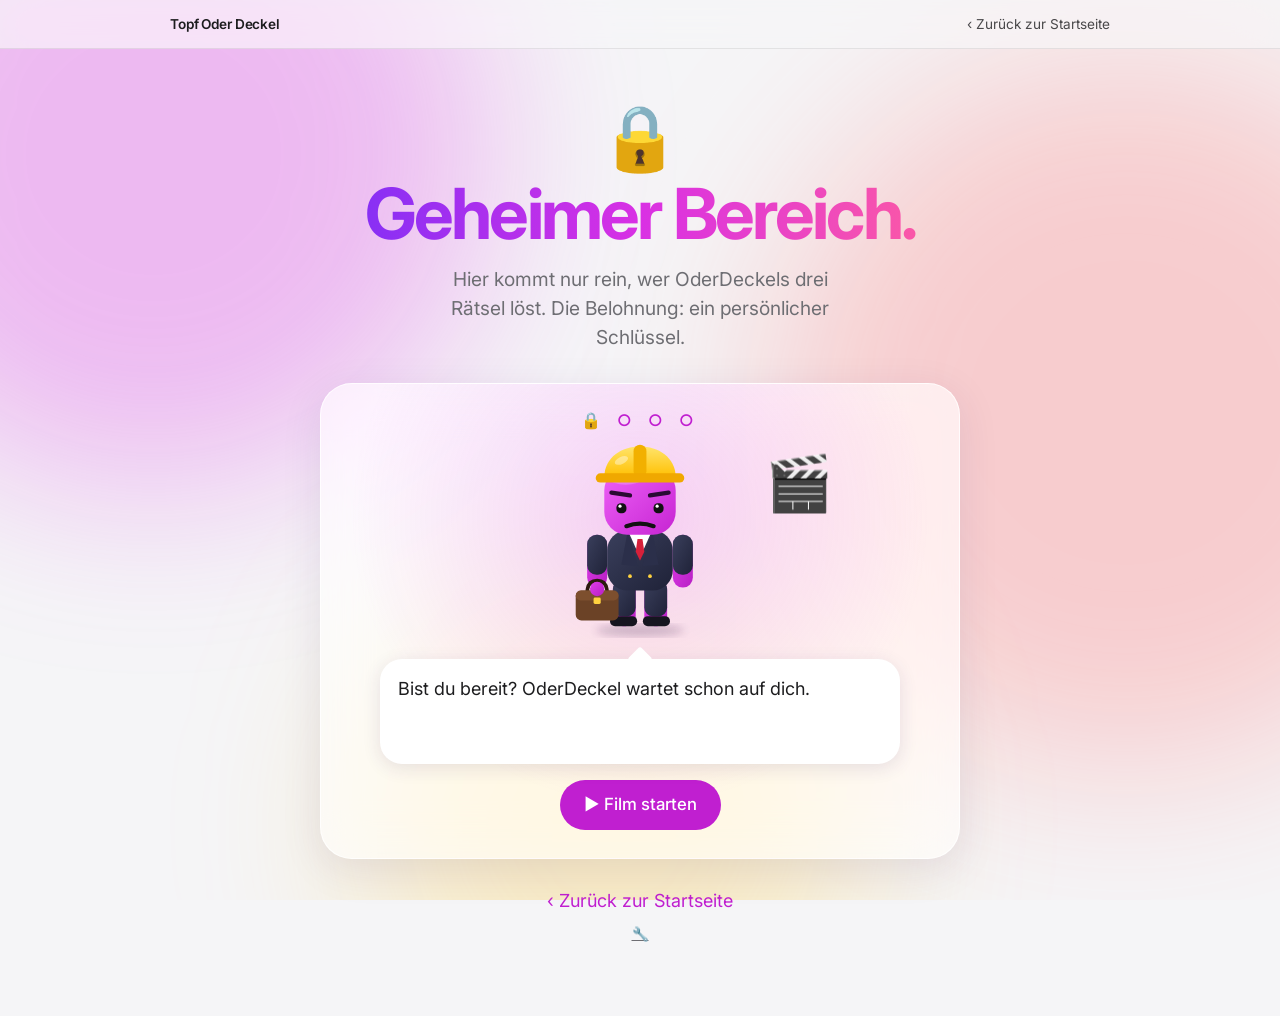
<file: freikaufen (4).html>
<!DOCTYPE html>
<html lang="de">
<head>
  <meta charset="UTF-8">
  <meta name="viewport" content="width=device-width, initial-scale=1">
  <meta name="robots" content="noindex">
  <title>Geheimer Bereich – Topf Oder Deckel GmbH</title>
  <link rel="preconnect" href="https://fonts.googleapis.com">
  <link rel="preconnect" href="https://fonts.gstatic.com" crossorigin>
  <link href="https://fonts.googleapis.com/css2?family=Inter:wght@400;500;600;700&family=Caveat:wght@500;600&display=swap" rel="stylesheet">
  <style>
    :root { --akzent: #c01fd0; --text: #1d1d1f; --grau: #6e6e73; --gelb: #ffd23f; }
    * { box-sizing: border-box; }
    [hidden] { display: none !important; }
    html { background: #f5f5f7; }
    body {
      margin: 0; color: var(--text); min-height: 100vh;
      font-family: -apple-system, BlinkMacSystemFont, "SF Pro Display", "Inter", "Segoe UI", "Helvetica Neue", Arial, sans-serif;
      font-size: 1.125rem; line-height: 1.5; -webkit-font-smoothing: antialiased;
    }
    .hintergrund { position: fixed; inset: 0; z-index: -1; overflow: hidden; background: #f5f5f7; }
    .blob { position: absolute; border-radius: 50%; filter: blur(90px); animation: schweben 18s ease-in-out infinite alternate; }
    .blob.a { width: 52vw; height: 52vw; left: -14vw; top: -14vw; background: rgba(217, 48, 228, .30); }
    .blob.b { width: 56vw; height: 56vw; right: -16vw; top: 6vh; background: rgba(255, 90, 90, .26); animation-delay: -6s; }
    .blob.c { width: 40vw; height: 40vw; left: 28vw; bottom: -14vw; background: rgba(255, 205, 70, .28); animation-delay: -11s; }
    @keyframes schweben { to { transform: translate(4vw, 3vw) scale(1.08); } }

    nav { position: sticky; top: 0; z-index: 10; background: rgba(245, 245, 247, .72); -webkit-backdrop-filter: saturate(180%) blur(20px); backdrop-filter: saturate(180%) blur(20px); border-bottom: 1px solid rgba(0, 0, 0, .08); }
    .nav-innen { max-width: 980px; margin: 0 auto; height: 48px; padding: 0 20px; display: flex; align-items: center; justify-content: space-between; font-size: .85rem; }
    .marke { font-weight: 600; letter-spacing: -.01em; }
    nav a { color: var(--text); text-decoration: none; opacity: .8; }
    nav a:hover { opacity: 1; }

    main { max-width: 680px; margin: 0 auto; padding: 56px 20px 72px; text-align: center; }
    .emoji { font-size: 4rem; line-height: 1; margin-bottom: 8px; animation: wackeln 3s ease-in-out infinite; }
    @keyframes wackeln { 50% { transform: rotate(8deg) scale(1.06); } }
    h1 {
      font-size: clamp(2.4rem, 9vw, 4.4rem); font-weight: 700; line-height: 1.05; letter-spacing: -.04em; margin: 0 0 14px;
      background: linear-gradient(90deg, #7b2ff7, #d930e4 50%, #ff5d9e); -webkit-background-clip: text; background-clip: text; -webkit-text-fill-color: transparent; color: transparent;
    }
    .lead { color: var(--grau); max-width: 36ch; margin: 0 auto 32px; font-size: 1.2rem; }

    .glas { background: rgba(255, 255, 255, .66); -webkit-backdrop-filter: blur(24px) saturate(160%); backdrop-filter: blur(24px) saturate(160%); border: 1px solid rgba(255, 255, 255, .8); border-radius: 32px; box-shadow: 0 10px 40px rgba(60, 30, 100, .10); }
    .preiskarte { padding: 24px 20px; margin: 0 auto 20px; display: flex; flex-wrap: wrap; justify-content: center; align-items: center; gap: 10px 18px; }
    .chip { background: #fff; border-radius: 999px; padding: 10px 22px; box-shadow: 0 2px 10px rgba(60, 30, 100, .10); }
    .gross { font-size: 1.3rem; font-weight: 700; letter-spacing: -.02em; }
    .oder { color: var(--grau); }
    .preiskarte .hinweis { flex-basis: 100%; margin: 4px 0 0; }
    .kartenchip { display: inline-block; background: var(--gelb); color: #4a2a00; font-weight: 600; font-size: .95rem; border-radius: 999px; padding: 6px 16px; margin: -14px 0 24px; }
    #formular { padding: 32px 28px; text-align: left; animation: plop .5s cubic-bezier(.2, .9, .3, 1.15) both; }
    @keyframes plop { from { opacity: 0; transform: translateY(16px) scale(.94); } to { opacity: 1; transform: none; } }
    .feld { margin-bottom: 18px; }
    .lbl { display: block; font-size: .9rem; font-weight: 600; margin: 0 0 6px; }
    .eingabe { width: 100%; font: inherit; font-size: 1rem; color: var(--text); background: rgba(255, 255, 255, .9); border: 1px solid rgba(0, 0, 0, .14); border-radius: 14px; padding: 12px 14px; }
    .eingabe:focus { outline: 3px solid rgba(192, 31, 208, .3); border-color: var(--akzent); }
    .hinweis { color: var(--grau); font-size: .9rem; margin: 8px 0 0; }
    .pille { display: inline-block; border: 0; font: inherit; font-weight: 500; font-size: 1.05rem; cursor: pointer; background: var(--akzent); color: #fff; text-decoration: none; padding: 12px 24px; border-radius: 999px; transition: transform .2s ease, background .2s ease; }
    .pille:hover { background: #a519b3; transform: scale(1.03); }
    .pille:disabled { background: #b8b8c0; cursor: not-allowed; transform: none; }
    .pille:focus-visible, .eingabe:focus-visible { outline: 3px solid var(--akzent); outline-offset: 3px; }
    .ergebnis { margin-top: 24px; padding-top: 22px; border-top: 1px solid rgba(0, 0, 0, .1); }
    .ergebnis pre { white-space: pre-wrap; word-break: break-word; font: inherit; font-size: 1rem; background: rgba(255, 255, 255, .9); border-radius: 14px; padding: 16px; margin: 0 0 14px; }
    .aktionen { display: flex; gap: 12px; align-items: center; flex-wrap: wrap; }
    .kopiert { color: var(--akzent); font-weight: 600; margin: 0; }
    .zurueck { display: inline-block; margin-top: 28px; color: var(--akzent); text-decoration: none; }
    .zurueck:hover { text-decoration: underline; }
    .abmelden { display: block; margin-top: 10px; color: var(--grau); font-size: .85rem; }

    /* ---------- Rätsel-Film ---------- */
    .film { --ton: rgba(217, 48, 228, .22); padding: 22px 22px 28px; text-align: center; background-image: radial-gradient(circle at 50% 28%, var(--ton), transparent 62%); }
    .punkte { display: inline-block; font-weight: 600; letter-spacing: 6px; color: var(--akzent); font-size: 1rem; }
    .szene { position: relative; width: 100%; max-width: 420px; margin: 6px auto 0; display: flex; justify-content: center; }
    .buehne { width: 200px; }
    .requisit { position: absolute; top: 8%; right: 4%; font-size: 3.4rem; line-height: 1; animation: schweb 3.2s ease-in-out infinite; }
    .requisit.rein { animation: rein .5s cubic-bezier(.2, .9, .3, 1.3) both, schweb 3.2s ease-in-out .5s infinite; }
    @keyframes schweb { 50% { transform: translateY(-8px) rotate(6deg); } }
    @keyframes rein { from { opacity: 0; transform: scale(.3) rotate(-30deg); } to { opacity: 1; transform: none; } }
    .sprech { position: relative; background: #fff; border-radius: 22px; padding: 16px 18px; margin: 18px auto 16px; max-width: 520px; text-align: left; min-height: 6.6rem; white-space: pre-line; box-shadow: 0 4px 18px rgba(60, 30, 100, .12); cursor: default; }
    .sprech::before { content: ""; position: absolute; top: -9px; left: 50%; width: 18px; height: 18px; background: #fff; transform: translateX(-50%) rotate(45deg); border-radius: 3px; }
    .rform { max-width: 520px; margin: 0 auto 16px; text-align: left; }
    .rform .zeile { display: grid; grid-template-columns: 1fr auto; gap: 8px; }
    .rfehler { color: #c0262d; font-size: .95rem; font-weight: 500; margin: 8px 0 0; min-height: 1.4em; }
    .tippknopf { font: inherit; font-size: .95rem; font-weight: 500; color: var(--akzent); background: none; border: 0; padding: 4px 0; cursor: pointer; }
    .tippknopf:hover { text-decoration: underline; }
    .tipptext { background: rgba(255, 210, 63, .35); border-radius: 14px; padding: 10px 14px; margin: 8px 0 0; font-size: .95rem; }
    .wackel { animation: wackel .45s ease; }
    @keyframes wackel { 20% { transform: translateX(-8px); } 40% { transform: translateX(8px); } 60% { transform: translateX(-5px); } 80% { transform: translateX(5px); } }

    /* ---------- Figur ---------- */
    .figur { display: block; width: 100%; height: auto; overflow: visible; }
    .huepfen { animation: huepfen 2.4s ease-in-out infinite; }
    .schatten { transform-box: fill-box; transform-origin: center; animation: schatten 2.4s ease-in-out infinite; }
    .winken { transform-box: fill-box; transform-origin: 50% 12%; animation: winken 1.1s ease-in-out infinite; }
    .auge { transform-box: fill-box; transform-origin: 50% 50%; animation: blinzeln 4.6s infinite; }
    @keyframes huepfen { 50% { transform: translateY(-9px); } }
    @keyframes schatten { 50% { transform: scale(.88); opacity: .6; } }
    @keyframes winken { 0%, 100% { transform: rotate(-135deg); } 50% { transform: rotate(-166deg); } }
    @keyframes blinzeln { 0%, 92%, 100% { transform: scaleY(1); } 96% { transform: scaleY(.1); } }

    .schluessel { display: flex; flex-wrap: wrap; justify-content: center; gap: 12px; margin: 0 auto 16px; }
    .schluessel .pille { background: linear-gradient(180deg, #ffd23f, #f0a800); color: #4a2a00; font-weight: 600; }
    .schluessel .pille:hover { background: linear-gradient(180deg, #ffe06b, #ffb800); }
    .schluessel .pille:disabled { opacity: .4; }
    .karte { display: inline-block; font-family: ui-monospace, Menlo, Consolas, monospace; font-size: 1.15rem; font-weight: 700; letter-spacing: .05em; background: #fff; border: 2px dashed #f0a800; border-radius: 14px; padding: 8px 16px; user-select: all; }
    .adminlayer { position: fixed; inset: 0; z-index: 50; background: rgba(20, 10, 35, .55); -webkit-backdrop-filter: blur(8px); backdrop-filter: blur(8px); display: flex; align-items: center; justify-content: center; padding: 16px; }
    .adminbox { width: 100%; max-width: 660px; max-height: 92vh; display: flex; flex-direction: column; background: #14101f; color: #e8e0ff; border-radius: 22px; padding: 18px; box-shadow: 0 20px 60px rgba(0, 0, 0, .5); font-family: ui-monospace, Menlo, Consolas, monospace; font-size: .92rem; text-align: left; }
    .adminkopf { display: flex; justify-content: space-between; align-items: center; margin-bottom: 12px; }
    .adminknoepfe { display: flex; flex-wrap: wrap; gap: 8px; margin-bottom: 12px; }
    .adminknoepfe button { font: inherit; font-size: .85rem; color: #e8e0ff; background: #2a2145; border: 1px solid #4a3d7a; border-radius: 999px; padding: 6px 12px; cursor: pointer; }
    .adminknoepfe button:hover { background: #3b2d66; }
    .adminlog { flex: 1; min-height: 160px; overflow: auto; white-space: pre-wrap; word-break: break-word; background: #0b0814; border-radius: 12px; padding: 12px; margin: 0 0 12px; color: #b9f6ca; }
    .adminzeile { display: flex; gap: 8px; align-items: center; }
    .adminzeile input { flex: 1; font: inherit; color: #fff; background: #0b0814; border: 1px solid #4a3d7a; border-radius: 10px; padding: 10px 12px; }
    .adminzeile .pille { padding: 9px 16px; font-size: .9rem; }
    .adminpw { max-width: 320px; margin: 12px auto 0; }
    .adminpw .zeile { display: grid; grid-template-columns: 1fr auto; gap: 8px; }
    /* ---------- Film ---------- */
    .kino { position: fixed; inset: 0; z-index: 100; background: #050308; color: #e8dcc0; opacity: 0; transition: opacity 1.6s ease; overflow-y: auto; -webkit-overflow-scrolling: touch; }
    .kino.an { opacity: 1; }
    .kinoinnen { width: min(720px, 100%); margin: 0 auto; padding: 18px 12px 48px; }
    .titelkarte { position: fixed; inset: 0; display: flex; align-items: center; justify-content: center; text-align: center; padding: 24px; font: italic 1.4rem/1.5 Georgia, "Times New Roman", serif; letter-spacing: .04em; color: #e8dcc0; pointer-events: none; transition: opacity 1.2s ease; }
    .kino.raum .titelkarte { opacity: 0; }
    .stage { position: relative; width: 100%; aspect-ratio: 720 / 420; container-type: inline-size; overflow: hidden; border-radius: 18px; box-shadow: 0 0 70px rgba(0, 0, 0, .9); opacity: 0; transition: opacity 1.8s ease; background: #120c08; }
    .kino.raum .stage { opacity: 1; }
    .stage > svg { position: absolute; inset: 0; width: 100%; height: 100%; display: block; }
    .stage > svg.vorn { z-index: 4; }
    .licht { position: absolute; inset: 0; z-index: 8; pointer-events: none; background: radial-gradient(circle at 92% 66%, rgba(255, 180, 80, .30), transparent 36%), radial-gradient(ellipse at 52% 58%, transparent 38%, rgba(0, 0, 0, .72) 100%); animation: flackern 3.4s ease-in-out infinite; }
    @keyframes flackern { 0%, 100% { opacity: 1; } 18% { opacity: .86; } 22% { opacity: .98; } 55% { opacity: .9; } 70% { opacity: 1; } }
    .flamme { transform-box: fill-box; transform-origin: 50% 100%; animation: flamme .45s ease-in-out infinite alternate; }
    @keyframes flamme { from { transform: scale(1, 1) rotate(-3deg); } to { transform: scale(.88, 1.12) rotate(3deg); } }
    .kielg { transition: opacity .6s; opacity: 0; }
    .stage.schreibt .kielg, .kino.sichtbar .kielg { opacity: 1; }
    .stage.schreibt .kielx { animation: kritzeln .5s ease-in-out infinite alternate; }
    @keyframes kritzeln { from { transform: translate(-16px, 0) rotate(-4deg); } to { transform: translate(14px, -2px) rotate(3deg); } }
    .kofferg { opacity: 0; transition: opacity 1s ease; }
    .stage.koffer .kofferg { opacity: 1; }
    .schimmer { animation: schimmer 1.6s ease-in-out infinite alternate; }
    @keyframes schimmer { from { opacity: .6; transform: translateY(0); } to { opacity: 1; transform: translateY(-3px); } }
    .stage.schock { animation: schock .4s ease; }
    @keyframes schock { 20% { transform: translate(-6px, 2px); } 40% { transform: translate(6px, -2px); } 60% { transform: translate(-4px, 1px); } 80% { transform: translate(3px, 0); } }

    .figplatz { position: absolute; inset: 0; pointer-events: none; }
    .figplatz .buehne { position: absolute; width: 26.4cqw; left: -28cqw; bottom: 6.9cqw; z-index: 5; }
    .figplatz .schatten { display: none; }
    .figplatz.geht .buehne { left: 20.8cqw; transition: left 3.4s linear; }
    .figplatz.geht .huepfen { animation: lauf .46s ease-in-out infinite; }
    .figplatz.hinter .buehne { left: 55.6cqw; bottom: 12.5cqw; z-index: 2; transition: left 1.4s ease-in-out, bottom 1.4s ease-in-out; }
    .figplatz.sitzt .buehne { left: 55.6cqw; bottom: 6.9cqw; z-index: 2; transition: bottom .9s ease; }
    .figplatz.sitzt .huepfen { animation: atmen 3.8s ease-in-out infinite; }
    .figplatz.direkt .buehne { transition: none !important; }
    @keyframes lauf { 50% { transform: translateY(-7px) rotate(1.5deg); } }
    @keyframes atmen { 50% { transform: translateY(-3px); } }

    .kinoui { margin-top: 18px; opacity: 0; visibility: hidden; transform: translateY(12px); transition: opacity 1.2s ease, transform 1.2s ease; }
    .kino.sichtbar .kinoui { opacity: 1; visibility: visible; transform: none; }
    .kinoui .punkte { color: #ffd23f; display: block; text-align: center; margin-bottom: 10px; }
    .brief { position: relative; max-width: 560px; margin: 0 auto 16px; padding: 26px 28px 30px; background: linear-gradient(160deg, #f4e6bd, #e5cf93); color: #2b1a0a; border-radius: 4px 10px 6px 12px; box-shadow: 0 10px 30px rgba(0, 0, 0, .7), inset 0 0 40px rgba(120, 80, 20, .25); transform: rotate(-.6deg); font-family: "Caveat", "Segoe Script", "Bradley Hand", "Brush Script MT", cursive; font-size: 1.55rem; line-height: 1.3; white-space: pre-line; min-height: 9rem; text-align: left; cursor: default; }
    .kiel { display: none; font-size: 1.1rem; }
    .brief.tippt .kiel { display: inline-block; animation: kritzeln .4s ease-in-out infinite alternate; }
    .brief .karte { background: rgba(255, 255, 255, .55); border-color: #8a5a10; }
    .kino.rot .brief { background: linear-gradient(160deg, #e9c3b8, #cf958a); }
    .kinoui .rform { color: #e8dcc0; }
    .kinoui .lbl { color: #e8dcc0; }
    .kinoui .rfehler { color: #ff9a9a; }
    .kinoui .tippknopf { color: #ffd23f; }
    .kinoui .tipptext { background: rgba(255, 210, 63, .16); color: #ffe9a8; }
    .kinoui .schluessel, .kinoui #start { display: flex; margin-left: auto; margin-right: auto; }
    .kinoui #start { width: fit-content; }
    .kinoui #start[hidden], .kinoui .schluessel[hidden] { display: none !important; }
    .skip, .kinozurueck { font: inherit; font-size: .9rem; color: #bfb39a; background: none; border: 0; cursor: pointer; text-decoration: none; }
    .skip { position: fixed; top: 14px; right: 16px; z-index: 120; padding: 8px 12px; border-radius: 999px; background: rgba(255, 255, 255, .08); }
    .skip:hover, .kinozurueck:hover { color: #fff; }
    .kinozurueck { display: block; text-align: center; margin-top: 24px; }
    .adminlayer { z-index: 200; }
    @media (prefers-reduced-motion: reduce) { * { animation: none !important; transition: none !important; } }
  </style>
</head>
<body>
  <div class="hintergrund" aria-hidden="true"><div class="blob a"></div><div class="blob b"></div><div class="blob c"></div></div>

  <nav>
    <div class="nav-innen">
      <span class="marke">Topf Oder Deckel</span>
      <a href="index.html">‹ Zurück zur Startseite</a>
    </div>
  </nav>

  <main>
    <!-- ================= Rätselschloss ================= -->
    <section id="schloss">
      <div class="emoji" aria-hidden="true">🔒</div>
      <h1>Geheimer Bereich.</h1>
      <p class="lead">Hier kommt nur rein, wer OderDeckels drei Rätsel löst. Die Belohnung: ein persönlicher Schlüssel.</p>
      <noscript><p class="lead">Für das Rätsel braucht diese Seite JavaScript.</p></noscript>

      <div id="film" class="film glas">
        <span id="punkte" class="punkte" aria-label="Fortschritt">🔒 ○ ○ ○</span>
        <div class="szene">
          <div class="buehne"><svg class="figur" viewBox="-140 -262 280 282" role="img" aria-label="OderDeckel im Anzug mit Aktenkoffer und Bauarbeiterhelm">
<defs>
<linearGradient id="kopf" x1="0" y1="0" x2="1" y2="1"><stop offset="0" stop-color="#ee62f7"/><stop offset="1" stop-color="#c624d2"/></linearGradient>
<linearGradient id="koerper" x1="0" y1="0" x2="1" y2="1"><stop offset="0" stop-color="#df3cea"/><stop offset="1" stop-color="#b820c4"/></linearGradient>
<linearGradient id="helm" x1="0" y1="0" x2="0" y2="1"><stop offset="0" stop-color="#ffe46b"/><stop offset="1" stop-color="#ffbf00"/></linearGradient>
<linearGradient id="anzug" x1="0" y1="0" x2="1" y2="1"><stop offset="0" stop-color="#3a3f5c"/><stop offset="1" stop-color="#1f2238"/></linearGradient>
<filter id="weich"><feGaussianBlur stdDeviation="6"/></filter>
</defs>
<ellipse class="schatten" cx="0" cy="6" rx="62" ry="8" fill="#2b1040" opacity=".22" filter="url(#weich)"/>
<g class="huepfen">
<rect x="-38" y="-64" width="32" height="64" rx="14" fill="url(#koerper)"/>
<rect x="6" y="-64" width="32" height="64" rx="14" fill="url(#koerper)"/>
<rect x="-38" y="-64" width="32" height="50" rx="12" fill="url(#anzug)"/>
<rect x="6" y="-64" width="32" height="50" rx="12" fill="url(#anzug)"/>
<rect x="-42" y="-14" width="38" height="14" rx="7" fill="#15151f"/>
<rect x="4" y="-14" width="38" height="14" rx="7" fill="#15151f"/>
<rect x="-74" y="-128" width="28" height="74" rx="14" fill="url(#koerper)"/>
<rect x="-74" y="-128" width="28" height="56" rx="13" fill="url(#anzug)"/>
<rect x="-46" y="-134" width="92" height="84" rx="28" fill="url(#anzug)"/>
<path d="M-17 -134 L0 -96 L17 -134 Z" fill="#fff"/>
<path d="M-3.5 -122 L3.5 -122 L6 -104 L0 -92 L-6 -104 Z" fill="#d6203a"/>
<path d="M-17 -134 L-3 -84 L-26 -86 Z M17 -134 L3 -84 L26 -86 Z" fill="#2b2f4a"/>
<circle cx="-14" cy="-70" r="2.6" fill="#ffd23f"/><circle cx="14" cy="-70" r="2.6" fill="#ffd23f"/>
<g><rect x="46" y="-128" width="28" height="74" rx="14" fill="url(#koerper)"/><rect x="46" y="-128" width="28" height="56" rx="13" fill="url(#anzug)"/></g>
<g transform="translate(-60 -52)">
<path d="M-14 6 Q-14 -12 0 -12 Q14 -12 14 6" fill="none" stroke="#2b1a0e" stroke-width="5" stroke-linecap="round"/>
<rect x="-30" y="2" width="60" height="42" rx="8" fill="#6b4226"/>
<rect x="-30" y="2" width="60" height="14" rx="7" fill="#7d4f2e"/>
<rect x="-5" y="12" width="10" height="9" rx="2" fill="#ffd23f"/>
<circle cx="0" cy="0" r="10" fill="url(#koerper)"/>
</g>
<rect x="-50" y="-222" width="100" height="94" rx="32" fill="url(#kopf)"/>
<ellipse cx="-20" cy="-206" rx="22" ry="8" fill="#fff" opacity=".22"/>
<path d="M-50 -208 C-50 -266 50 -266 50 -208 Z" fill="url(#helm)"/>
<rect x="-9" y="-254" width="18" height="46" rx="9" fill="#f2b000"/>
<ellipse cx="-26" cy="-232" rx="10" ry="5" fill="#fff" opacity=".4" transform="rotate(-25 -26 -232)"/>
<rect x="-62" y="-214" width="124" height="13" rx="6.5" fill="#f0a800"/>
<g class="auge"><rect x="-33" y="-172" width="14" height="14" rx="6" fill="#111"/><circle cx="-28" cy="-168" r="2.2" fill="#fff"/></g>
<g class="auge"><rect x="19" y="-172" width="14" height="14" rx="6" fill="#111"/><circle cx="24" cy="-168" r="2.2" fill="#fff"/></g>
<path d="M-40 -187 L-14 -183" stroke="#2a0a33" stroke-width="6" stroke-linecap="round"/><path d="M40 -187 L14 -183" stroke="#2a0a33" stroke-width="6" stroke-linecap="round"/>
<path d="M-19 -140 Q0 -147 19 -140" fill="none" stroke="#111" stroke-width="6" stroke-linecap="round"/>
</g>
</svg></div>
          <div id="requisit" class="requisit" aria-hidden="true">🎬</div>
        </div>
        <div id="sprech" class="sprech" aria-live="polite">Bist du bereit? OderDeckel wartet schon auf dich.</div>

        <form id="rform" class="rform" hidden autocomplete="off">
          <label class="lbl" id="rlabel" for="antwort">Deine Antwort</label>
          <div class="zeile">
            <input class="eingabe" id="antwort" maxlength="40" autocomplete="off" autocapitalize="off" spellcheck="false" required>
            <button type="submit" class="pille" id="rsenden">Antworten</button>
          </div>
          <p id="rfehler" class="rfehler" role="alert"></p>
          <button type="button" class="tippknopf" id="tipp">💡 Tipp anzeigen</button>
          <p id="tipptext" class="tipptext" hidden></p>
        </form>

        <div id="schluessel" class="schluessel" hidden>
          <button type="button" class="pille" data-k="0">🔑 Schlüssel 1</button>
          <button type="button" class="pille" data-k="1">🔑 Schlüssel 2</button>
          <button type="button" class="pille" data-k="2">🔑 Schlüssel 3</button>
        </div>

        <button type="button" class="pille" id="start">▶ Film starten</button>
      </div>
    </section>

    <!-- ================= Tresor (erst nach dem Rätsel) ================= -->
    <section id="tresor" hidden>
      <div class="emoji" aria-hidden="true">🕵️</div>
      <h1>Geheimer Bereich.</h1>
      <p class="lead">Kein Hitman-Auftrag nötig: Du kannst dich jederzeit freikaufen und bist danach vor Hitmans sicher.</p>
      <span id="karte-chip" class="kartenchip"></span>

      <div class="preiskarte glas">
        <div class="chip"><span class="gross">💶 1 Euro</span></div>
        <span class="oder">oder</span>
        <div class="chip"><span class="gross">💎 178 Diamantblöcke</span></div>
        <p class="hinweis">Der Wert in Diamantblöcken ist 1 Euro nach unserem Kurs: 16 Diamanten = 1 Cent, 1 Block = 9 Diamanten.</p>
      </div>

      <form id="formular" class="glas">
        <div class="feld">
          <label class="lbl" for="mcname">Dein Minecraft-Name</label>
          <input class="eingabe" id="mcname" autocomplete="off" maxlength="32" required>
        </div>
        <div class="feld">
          <label class="lbl" for="dcname">Dein Discord-Name (damit wir dich direkt erreichen)</label>
          <input class="eingabe" id="dcname" autocomplete="off" maxlength="40" required>
        </div>
        <div class="feld">
          <label class="lbl" for="zahlung">Wie möchtest du bezahlen?</label>
          <select class="eingabe" id="zahlung">
            <option value="1 Euro">1 Euro</option>
            <option value="178 Diamantblöcke">178 Diamantblöcke</option>
          </select>
          <p class="hinweis">Wir melden uns bei dir und sprechen die Bezahlung ab. Bezahlt wird hier auf der Seite nichts.</p>
        </div>

        <input type="text" id="website" tabindex="-1" autocomplete="off" aria-hidden="true" style="position:absolute;left:-9999px">
        <button type="submit" class="pille">Jetzt freikaufen</button>

        <div id="ergebnis" class="ergebnis" hidden>
          <span class="lbl" id="status" aria-live="polite"></span>
          <pre id="text"></pre>
          <div class="aktionen">
            <button type="button" class="pille" id="kopieren">Text kopieren</button>
            <p id="kopiert" class="kopiert" hidden>Kopiert!</p>
          </div>
        </div>
      </form>

      <a class="abmelden" href="#" id="abmelden">Karte auf diesem Gerät abmelden</a>
    </section>

    <a class="zurueck" href="index.html">‹ Zurück zur Startseite</a>
    <a class="abmelden" href="#" id="adminlink" aria-label="Admin">🔧</a>
    <form id="adminpw" class="adminpw" hidden autocomplete="off">
      <div class="zeile"><input class="eingabe" id="adminpwfeld" type="password" placeholder="Admin-Code" autocomplete="off"><button type="submit" class="pille">OK</button></div>
      <p id="adminpwfehler" class="rfehler" role="alert"></p>
    </form>
  </main>

  <div id="kino" class="kino" hidden role="dialog" aria-label="Film">
    <button type="button" class="skip" id="kinoskip">Überspringen ›</button>
    <div id="titelkarte" class="titelkarte" aria-live="polite"></div>
    <div class="kinoinnen">
      <div id="stage" class="stage">
        <svg viewBox="0 0 720 420" aria-hidden="true" focusable="false">
<defs>
<linearGradient id="wand" x1="0" y1="0" x2="0" y2="1"><stop offset="0" stop-color="#2d2019"/><stop offset="1" stop-color="#1b120d"/></linearGradient>
<linearGradient id="boden" x1="0" y1="0" x2="0" y2="1"><stop offset="0" stop-color="#2e1f15"/><stop offset="1" stop-color="#1a110b"/></linearGradient>
<linearGradient id="nacht" x1="0" y1="0" x2="0" y2="1"><stop offset="0" stop-color="#1e2e52"/><stop offset="1" stop-color="#0c1426"/></linearGradient>
<radialGradient id="glut"><stop offset="0" stop-color="#ffd27a" stop-opacity=".9"/><stop offset="1" stop-color="#ff9a30" stop-opacity="0"/></radialGradient>
</defs>
<rect width="720" height="420" fill="url(#wand)"/>
<rect y="236" width="720" height="100" fill="#21150e"/><rect y="234" width="720" height="4" fill="#3d2a1b"/>
<rect y="330" width="720" height="90" fill="url(#boden)"/>
<g stroke="#120a06" stroke-width="2" opacity=".7"><path d="M0 352H720M0 376H720M0 402H720"/><path d="M120 330V420M260 330V420M400 330V420M540 330V420M680 330V420"/></g>
<rect x="0" y="96" width="76" height="238" fill="#0b0705"/><rect x="0" y="96" width="76" height="238" fill="none" stroke="#3d2a1b" stroke-width="5"/>
<rect x="150" y="68" width="124" height="156" rx="4" fill="#3b2a1c"/>
<rect x="158" y="76" width="108" height="140" fill="url(#nacht)"/>
<circle cx="226" cy="116" r="15" fill="#eef2ff" opacity=".92"/><circle cx="232" cy="112" r="13" fill="#1e2e52" opacity=".55"/>
<g fill="#fff" opacity=".7"><circle cx="180" cy="100" r="1.3"/><circle cx="196" cy="150" r="1"/><circle cx="250" cy="170" r="1.2"/><circle cx="174" cy="184" r="1"/></g>
<path d="M212 76V216M158 146H266" stroke="#3b2a1c" stroke-width="6"/>
<polygon points="158,216 266,216 340,330 120,330" fill="#a8c0ff" opacity=".06"/>
<rect x="556" y="112" width="150" height="8" fill="#4a3120"/><rect x="556" y="178" width="150" height="8" fill="#4a3120"/>
<g opacity=".85"><rect x="562" y="84" width="14" height="28" fill="#6a2430"/><rect x="578" y="90" width="12" height="22" fill="#24425f"/><rect x="592" y="82" width="16" height="30" fill="#3a5a30"/><rect x="610" y="88" width="12" height="24" fill="#7a5a20"/><rect x="624" y="84" width="14" height="28" fill="#4a2a55"/>
<rect x="566" y="150" width="16" height="28" fill="#5a3a20"/><rect x="584" y="146" width="12" height="32" fill="#2c4a4a"/><rect x="598" y="152" width="18" height="26" fill="#6a2430"/><rect x="640" y="148" width="14" height="30" fill="#24425f"/></g>
<rect x="440" y="238" width="96" height="102" rx="14" fill="#3a1f14"/><rect x="450" y="248" width="76" height="80" rx="10" fill="#4a2a1c"/>
<ellipse cx="470" cy="384" rx="230" ry="26" fill="#4a1a1f" opacity=".45"/>
</svg>
        <div id="figplatz" class="figplatz"></div>
        <svg class="vorn" viewBox="0 0 720 420" aria-hidden="true" focusable="false">
<rect x="338" y="312" width="378" height="108" fill="#432915"/>
<rect x="350" y="326" width="170" height="40" rx="3" fill="#53331c" stroke="#2c1a0d" stroke-width="2"/><circle cx="435" cy="346" r="4.5" fill="#d4a53a"/>
<rect x="540" y="326" width="164" height="40" rx="3" fill="#53331c" stroke="#2c1a0d" stroke-width="2"/><circle cx="622" cy="346" r="4.5" fill="#d4a53a"/>
<rect x="350" y="376" width="354" height="38" rx="3" fill="#4a2d18" stroke="#2c1a0d" stroke-width="2"/>
<rect x="320" y="294" width="404" height="20" rx="3" fill="#80512d"/><rect x="320" y="294" width="404" height="4" rx="2" fill="#9a6a3e"/>
<polygon points="440,292 558,292 568,281 452,281" fill="#efe0b8"/>
<g transform="translate(606 280)"><rect x="0" y="-4" width="18" height="18" rx="5" fill="#0e0a12"/><rect x="5" y="-10" width="8" height="8" rx="2" fill="#0e0a12"/></g>
<g class="kofferg"><g transform="translate(340 252)">
<path d="M22 6 Q22 -8 36 -8 Q50 -8 50 6" fill="none" stroke="#2b1a0e" stroke-width="5" stroke-linecap="round"/>
<rect x="0" y="4" width="72" height="38" rx="6" fill="#6b4226"/><rect x="0" y="4" width="72" height="13" rx="6" fill="#7d4f2e"/><rect x="30" y="12" width="12" height="9" rx="2" fill="#ffd23f"/>
<g class="schimmer" fill="#ffd23f" stroke="#a87800" stroke-width="1"><g transform="translate(6 -14)"><circle cx="5" cy="5" r="5"/><rect x="9" y="3.5" width="14" height="3"/></g><g transform="translate(26 -22)"><circle cx="5" cy="5" r="5"/><rect x="9" y="3.5" width="14" height="3"/></g><g transform="translate(44 -14)"><circle cx="5" cy="5" r="5"/><rect x="9" y="3.5" width="14" height="3"/></g></g>
</g></g>
<g transform="translate(667 296)"><ellipse cx="0" cy="0" rx="16" ry="4.5" fill="#b08a3a"/><rect x="-7" y="-48" width="14" height="48" fill="#ece0c4"/><ellipse cx="0" cy="-48" rx="7" ry="2.4" fill="#fff6dc"/>
<circle cx="0" cy="-62" r="30" fill="url(#glut)"/><path class="flamme" d="M0 -78 Q-7 -62 0 -52 Q7 -62 0 -78Z" fill="#ffb347"/><path class="flamme" d="M0 -68 Q-3 -60 0 -55 Q3 -60 0 -68Z" fill="#fff3c0"/></g>
<g transform="translate(508 288)"><g class="kielx kielg"><path d="M0 0 L-22 -40" stroke="#3a2a1a" stroke-width="2.4" stroke-linecap="round"/><path d="M-22 -40 Q-44 -72 -26 -80 Q-16 -62 -8 -34Z" fill="#f2efe6" stroke="#b8b2a0" stroke-width="1"/></g></g>
</svg>
        <div class="licht"></div>
      </div>
      <div id="kinoui" class="kinoui">
        <div id="kpunkte"></div>
        <div id="brief" class="brief" aria-live="polite"><span id="ptext"></span><span id="kiel" class="kiel" aria-hidden="true">🪶</span></div>
      </div>
      <a class="kinozurueck" href="index.html">‹ Zurück zur Startseite</a>
    </div>
  </div>

  <div id="admin" class="adminlayer" hidden role="dialog" aria-label="Admin-Konsole">
    <div class="adminbox">
      <div class="adminkopf"><strong>🛠️ Admin-Konsole</strong><button type="button" id="adminzu" class="tippknopf">Schließen ✕</button></div>
      <div class="adminknoepfe">
        <button type="button" data-cmd="status">Status</button>
        <button type="button" data-cmd="reset">Rätsel zurücksetzen</button>
        <button type="button" data-cmd="entbannen">Sperre aufheben</button>
        <button type="button" data-cmd="karten">Karten anzeigen</button>
        <button type="button" data-cmd="hitman an">Hitman für alle an</button>
        <button type="button" data-cmd="hitman aus">Hitman für alle aus</button>
        <button type="button" data-cmd="tresor 1">Tresor öffnen</button>
      </div>
      <pre id="adminlog" class="adminlog"></pre>
      <form id="adminform" class="adminzeile" autocomplete="off"><span>&gt;</span><input id="adminbefehl" aria-label="Befehl" placeholder="hilfe" autocapitalize="off" spellcheck="false"><button type="submit" class="pille">Los</button></form>
    </div>
  </div>

  <script>
    // Discord: Webhook-URL des Kanals für Freikäufe. Solange hier nichts steht, wird der Standardkanal genommen.
    var DISCORD_WEBHOOK = 'https://discord.com/api/webhooks/1569811241965199473/_4hz0kd13CgZ-1lFc9RZ8xSB91BmSDIsVur6w8UVNg1HnlGDnBlmScHGoHH8v4mwN0Da';
    var DISCORD_STANDARD = '';
    // Deine Discord-ID, damit dich der Bot mit @ markiert (Anleitung siehe index.html).
    var DISCORD_USER_ID = '';

    var $ = function (id) { return document.getElementById(id); };
    var v = function (id) { return $(id).value.trim(); };

    // =====================================================================
    //  Rätselschloss
    //  Die Antworten und Karten stehen nur als SHA-256-Prüfsummen in dieser Datei.
    //  Das hält neugierige Besucher fern, ist aber KEIN echter Schutz (siehe Hinweis im Chat).
    // =====================================================================
    var SALT = 'tod-freikauf-2026:';
    var RAETSEL_HASHES = [["cd8faa4c3e3e17b8278465bea852974114113fefb027799891662e7a25c9ec6a", "8f2c8744ca4a2d8df81943a6b6a37ed7f00ec3319eae611b270911d3b4826477", "2cec9bb2147d5731c5c7b24c25c3a4fc39b771013745d94c48bbca551b7877bb", "24fda9bbc58a6359ad13ecc6a13d0acd77ab684c4265bcd71b9c2820e9dcc600", "4c043f9f11f655c13b22abf723177d68873d827df8472e356b46ea9a82920f3f", "1022ed7ab7323268f41e0a6b6ee04a3fddc3cb7f25a5a9dea3dc5af4a0deec21", "19d87b6819f2c9b54ae10542532f26bca0e2bf9d46716cd69b870a1a80b493cb"], ["a621df9e93d096f88a7371996d30ca771292167978d0426816d25872a9bd710e", "58161d0fcede180f3706d1b571fef82040cfc6fc89cecb7498c7d6b6ef607cac", "fb6580320cd4583530b32383bc5eccc8756ce9653d7b286248110fefe3ca5dec", "594e3dc09b5b7f5991eeab45fdbdab7650b928feee3e38d919bfe985c98aef42", "b3fd4ee99d7553807e44063e11b7d236a9ea79459418688126766b4f92d31d33", "3c02d76de156e63e3d904b282fca1b7f6aa6803631cfe941a7e47ddd512e7d98", "ebb32804012ef169840f9763fa01ff7fce160dfb9539bbeaa1453be30e7c3b5e"], ["50e9c18fd55cee73429044a1f9a6db319680c38b1a01c726a3985b77c6c57014", "1e26deca386625577073c59fb232671f15b3b043173d77ae1021d099ba108b2f", "516a4cb842c2749d93efffdb6f6322fea4dfb1dea59e1011ba84a29973391833"]];
    var KARTEN_HASHES = ["969b792ce79452eda28a37829b384cc7a23435b549e64ea17f9d4c79a33d3942", "f30ccd17050dd75c0ccdeb8c35378c5efd2b321e3877e22a94edd61bd2d20cd6", "b892242f5ddd679c8f1ec8e10da100bf283b401c13325ee075f3d61fab976bc2"];
    var WRAPS = [["5d5c0a5e", "0c535d54", "58575a5e", "58045a5f", "0e515c5d", "5153545c", "5a555b5d"], ["43400b461b5e52520a50", "12445842435c58505355", "10145b114f0b00515f51", "474951431b0a59550e03", "10155a174d51575a5c50", "43475010185a00025953", "12120c451e0c55520d5d"], ["065507090059", "0604530a515e", "505454585659"]];
    var CIPHER = ["29204f2c3671074839625461", "2d731865696e674e71580e70", "2c74153479023119637e2b72"];
    var ADMIN_HASH = "01cdf0f68ac15b36ec1d472e36927a98552b12d7e6d0591e45d5918c60583b49";
    var CIPHER_ADMIN = ["292218783627571562630664", "2d7c49653f3f6b1f74005f79", "2c774e627850361b6c7e7c77"];
    var KARTE_NR = 0;

    function sha256(s) {
      var K = [0x428a2f98,0x71374491,0xb5c0fbcf,0xe9b5dba5,0x3956c25b,0x59f111f1,0x923f82a4,0xab1c5ed5,0xd807aa98,0x12835b01,0x243185be,0x550c7dc3,0x72be5d74,0x80deb1fe,0x9bdc06a7,0xc19bf174,0xe49b69c1,0xefbe4786,0x0fc19dc6,0x240ca1cc,0x2de92c6f,0x4a7484aa,0x5cb0a9dc,0x76f988da,0x983e5152,0xa831c66d,0xb00327c8,0xbf597fc7,0xc6e00bf3,0xd5a79147,0x06ca6351,0x14292967,0x27b70a85,0x2e1b2138,0x4d2c6dfc,0x53380d13,0x650a7354,0x766a0abb,0x81c2c92e,0x92722c85,0xa2bfe8a1,0xa81a664b,0xc24b8b70,0xc76c51a3,0xd192e819,0xd6990624,0xf40e3585,0x106aa070,0x19a4c116,0x1e376c08,0x2748774c,0x34b0bcb5,0x391c0cb3,0x4ed8aa4a,0x5b9cca4f,0x682e6ff3,0x748f82ee,0x78a5636f,0x84c87814,0x8cc70208,0x90befffa,0xa4506ceb,0xbef9a3f7,0xc67178f2];
      var H = [0x6a09e667,0xbb67ae85,0x3c6ef372,0xa54ff53a,0x510e527f,0x9b05688c,0x1f83d9ab,0x5be0cd19];
      var rr = function (n, x) { return (x >>> n) | (x << (32 - n)); };
      var b = [], i, o;
      for (i = 0; i < s.length; i++) b.push(s.charCodeAt(i) & 255);   // nur ASCII (Eingaben werden vorher bereinigt)
      var l = b.length * 8;
      b.push(0x80);
      while (b.length % 64 !== 56) b.push(0);
      for (i = 7; i >= 0; i--) b.push(i > 3 ? 0 : (l >>> (i * 8)) & 255);
      for (o = 0; o < b.length; o += 64) {
        var w = [];
        for (i = 0; i < 16; i++) w[i] = (b[o + 4 * i] << 24) | (b[o + 4 * i + 1] << 16) | (b[o + 4 * i + 2] << 8) | b[o + 4 * i + 3];
        for (i = 16; i < 64; i++) {
          var s0 = rr(7, w[i - 15]) ^ rr(18, w[i - 15]) ^ (w[i - 15] >>> 3);
          var s1 = rr(17, w[i - 2]) ^ rr(19, w[i - 2]) ^ (w[i - 2] >>> 10);
          w[i] = (w[i - 16] + s0 + w[i - 7] + s1) | 0;
        }
        var a = H[0], bb = H[1], c = H[2], d = H[3], e = H[4], f = H[5], g = H[6], h = H[7];
        for (i = 0; i < 64; i++) {
          var S1 = rr(6, e) ^ rr(11, e) ^ rr(25, e);
          var ch = (e & f) ^ (~e & g);
          var t1 = (h + S1 + ch + K[i] + w[i]) | 0;
          var S0 = rr(2, a) ^ rr(13, a) ^ rr(22, a);
          var mj = (a & bb) ^ (a & c) ^ (bb & c);
          var t2 = (S0 + mj) | 0;
          h = g; g = f; f = e; e = (d + t1) | 0; d = c; c = bb; bb = a; a = (t1 + t2) | 0;
        }
        H[0] = (H[0] + a) | 0; H[1] = (H[1] + bb) | 0; H[2] = (H[2] + c) | 0; H[3] = (H[3] + d) | 0;
        H[4] = (H[4] + e) | 0; H[5] = (H[5] + f) | 0; H[6] = (H[6] + g) | 0; H[7] = (H[7] + h) | 0;
      }
      return H.map(function (x) { return ('00000000' + (x >>> 0).toString(16)).slice(-8); }).join('');
    }

    function normWort(s) {
      return s.toLowerCase().replace(/ä/g, 'ae').replace(/ö/g, 'oe').replace(/ü/g, 'ue').replace(/ß/g, 'ss').replace(/[^a-z0-9]/g, '');
    }
    function normKarte(s) { return s.toUpperCase().replace(/[^A-Z0-9]/g, ''); }
    function kartenNr(s) { return KARTEN_HASHES.indexOf(sha256(SALT + 'karte:' + normKarte(s))) + 1; }   // 0 = unbekannt

    var INTRO = 'Werter Besucher,\n\nhinter dieser Tür liegt unser geheimer Bereich. Wer ihn betreten will, muss drei Rätsel lösen. Wer sich dreimal irrt, dem bleibt die Tür einen ganzen Tag lang verschlossen.\n\nViel Glück,\nOderDeckel';
    var BELOHNUNG = 'Hervorragend! Alle drei Rätsel gelöst. Als Belohnung liegen in meinem Aktenkoffer drei goldene Schlüssel, die persönlichen Freikauf-Karten. Such dir einen aus. Jeder darf nur einen nehmen!';
    var RAETSEL = [
      { text: 'Ich bin gelb und sitze auf dem Kopf. Fallen Steine von oben, bin ich dein bester Freund. Was bin ich?',
        tipp: 'Schau dir OderDeckel genau an. Was trägt er auf dem Kopf?', ton: 'rgba(255, 210, 63, .38)',
        ok: 'Richtig! Wer Steine über dem Kopf hat, braucht ihn. 🎉' },
      { text: 'Mein Stiel ist aus Holz, mein Kopf aus Eisen. Ich gehe mit dir tief unter die Erde und hole dir Diamanten. Was bin ich?',
        tipp: 'Damit baut man in Minecraft Erze ab.', ton: 'rgba(110, 150, 255, .32)',
        ok: 'Genau! Damit kommt man an die Diamanten. ⛏️' },
      { text: 'Ich bin kein Topf, aber ohne mich passt kein Topf richtig. Ich sitze immer genau oben drauf. Was bin ich?',
        tipp: 'Denk an den Namen der Firma: Topf oder …', ton: 'rgba(217, 48, 228, .30)',
        ok: 'Stimmt! Topf oder Deckel. 🎉' }
    ];

    var ruhig = !!(window.matchMedia && window.matchMedia('(prefers-reduced-motion: reduce)').matches);
    var stufe = -1;        // -1 Start, 0 Einleitung, 1-3 Rätsel, 4 Karte
    var loesungen = 0, timer = null, canon = [];

    var kinoAn = false, kinoTimer = [];
    function sp() { return kinoAn ? $('ptext') : $('sprech'); }
    function schreibt(an) {
      if (!kinoAn) return;
      $('brief').classList.toggle('tippt', an);
      $('stage').classList.toggle('schreibt', an);
    }
    function tippen(text, fertig) {
      var ziel = sp();
      clearInterval(timer); timer = null;
      ziel.textContent = '';
      if (ruhig) { ziel.textContent = text; if (fertig) fertig(); return; }
      var i = 0, noch = fertig;
      var ende = function () {
        clearInterval(timer); timer = null;
        ziel.textContent = text;
        schreibt(false);
        if (noch) { var f = noch; noch = null; f(); }
      };
      schreibt(true);
      timer = setInterval(function () { i++; ziel.textContent = text.slice(0, i); if (i >= text.length) ende(); }, kinoAn ? 30 : 22);
      (kinoAn ? $('brief') : $('sprech')).onclick = function () { if (timer) ende(); };   // Klick überspringt die Schreibanimation
    }

    function punkte() {
      var s = stufe >= 4 ? '🔓' : '🔒';
      for (var i = 1; i <= 3; i++) s += ' ' + (i <= loesungen ? '●' : '○');
      $('punkte').textContent = s;
    }

    function requisit(emoji) {
      var r = $('requisit');
      r.textContent = emoji;
      r.classList.remove('rein'); void r.offsetWidth; r.classList.add('rein');
    }

    var TAG = 24 * 60 * 60 * 1000;
    function lies(k) { try { return localStorage.getItem(k); } catch (x) { return null; } }
    function schreib(k, w) { try { localStorage.setItem(k, w); } catch (x) {} }
    function bannRest() { var b = parseInt(lies('freikauf_bann') || '0', 10); return b > Date.now() ? b - Date.now() : 0; }

    function sperre() {
      stufe = -2;
      clearInterval(timer); timer = null;
      $('rform').hidden = true; $('start').hidden = true; $('schluessel').hidden = true;
      $('film').style.setProperty('--ton', 'rgba(220, 60, 60, .30)');
      requisit('⛔');
      var ms = bannRest(), h = Math.floor(ms / 3600000), m = Math.ceil((ms % 3600000) / 60000);
      if (m === 60) { h++; m = 0; }
      $('kino').classList.add('rot'); schreibt(false);
      sp().textContent = 'Drei Fehler! Die Tür ist jetzt verschlossen. Komm in ' + h + ' Std. ' + m + ' Min. wieder und versuch es nochmal.';
      $('punkte').textContent = '🔒 ○ ○ ○';
    }

    function zeigeFormular() {
      $('rform').hidden = false;
      $('antwort').value = '';
      $('rfehler').textContent = '';
      $('tipptext').hidden = true;
      $('antwort').focus();
    }

    function geheZu(n) {
      if (bannRest()) { sperre(); return; }
      stufe = n;
      $('rform').hidden = true;
      $('start').hidden = true;
      $('schluessel').hidden = true;
      punkte();
      if (n === 0) {
        requisit('🎬');
        tippen(INTRO, function () { $('start').textContent = 'Los geht’s →'; $('start').hidden = false; });
      } else if (n <= 3) {
        var r = RAETSEL[n - 1];
        $('film').style.setProperty('--ton', r.ton);
        requisit('❓');
        tippen('Rätsel ' + n + ' von 3\n' + r.text, zeigeFormular);
      } else {
        $('film').style.setProperty('--ton', 'rgba(255, 210, 63, .45)');
        requisit('💼');
        if (kinoAn) $('stage').classList.add('koffer');
        tippen(BELOHNUNG, function () { $('schluessel').hidden = false; });
      }
    }

    function falsch() {
      var f = $('rform');
      f.classList.remove('wackel'); void f.offsetWidth; f.classList.add('wackel');
      if (kinoAn) { var sg = $('stage'); sg.classList.remove('schock'); void sg.offsetWidth; sg.classList.add('schock'); }
      var n = parseInt(lies('freikauf_fehler') || '0', 10) + 1;
      if (n >= 3) {
        schreib('freikauf_fehler', '0');
        schreib('freikauf_bann', String(Date.now() + TAG));
        sperre();
        return;
      }
      schreib('freikauf_fehler', String(n));
      var rest = 3 - n;
      $('rfehler').textContent = 'Leider falsch. Noch ' + rest + (rest === 1 ? ' Versuch' : ' Versuche') + ', dann ist die Tür einen Tag zu.';
    }

    function entschluessle(j) {
      var key = canon.join('|'), c = CIPHER[j], out = '';
      var strom = sha256(SALT + 'k:' + key + ':' + j);
      for (var i = 0; i < c.length / 2; i++) out += String.fromCharCode(parseInt(c.substr(i * 2, 2), 16) ^ strom.charCodeAt(i));
      return out;
    }

    function oeffne() {
      $('schloss').hidden = true;
      $('kino').hidden = true; kinoAn = false; document.body.style.overflow = '';
      $('tresor').hidden = false;
      $('karte-chip').textContent = '🎫 Freikauf-Karte Nr. ' + KARTE_NR;
      window.scrollTo(0, 0);
    }

    $('start').addEventListener('click', function () {
      if (stufe === -1) { kinoStart(); return; }
      if (stufe === 5) { oeffne(); return; }
      geheZu(stufe + 1);
    });

    $('tipp').addEventListener('click', function () {
      if (stufe < 1 || stufe > 3) return;
      $('tipptext').textContent = '💡 ' + RAETSEL[stufe - 1].tipp;
      $('tipptext').hidden = false;
    });

    $('rform').addEventListener('submit', function (e) {
      e.preventDefault();
      if (istAdmin($('antwort').value)) { $('antwort').value = ''; oeffneAdmin(); return; }
      if (bannRest()) { sperre(); return; }
      if (stufe < 1 || stufe > 3) return;
      var w = normWort($('antwort').value);
      var j = RAETSEL_HASHES[stufe - 1].indexOf(sha256(SALT + w));
      if (j < 0) { falsch(); return; }
      // richtige Antwort: den echten Lösungsbegriff entpacken (dient später als Schlüssel für die Karten)
      var wr = WRAPS[stufe - 1][j], st = sha256(SALT + 'w:' + w), cw = '';
      for (var i = 0; i < wr.length / 2; i++) cw += String.fromCharCode(parseInt(wr.substr(i * 2, 2), 16) ^ st.charCodeAt(i));
      canon[stufe - 1] = cw;
      loesungen = stufe; punkte();
      $('rform').hidden = true;
      requisit('✅');
      var weiter = stufe + 1;
      tippen(RAETSEL[stufe - 1].ok, function () { setTimeout(function () { geheZu(weiter); }, 900); });
    });

    var schl = $('schluessel').querySelectorAll('button');
    Array.prototype.forEach.call(schl, function (btn) {
      btn.addEventListener('click', function () {
        var j = parseInt(btn.getAttribute('data-k'), 10);
        var code = entschluessle(j);
        var nr = kartenNr(code);
        if (!nr) return;
        KARTE_NR = nr;
        schreib('freikauf_karte', normKarte(code));
        $('schluessel').hidden = true;
        stufe = 5;
        requisit('🔓');
        sp().innerHTML = '';
        sp().appendChild(document.createTextNode('Du hast Schlüssel Nr. ' + nr + ' gewählt. Das ist deine persönliche Freikauf-Karte:\n'));
        var k = document.createElement('span'); k.className = 'karte'; k.textContent = code;
        sp().appendChild(k);
        sp().appendChild(document.createTextNode('\nSie ist auf diesem Gerät gespeichert. Schreib sie dir trotzdem auf!'));
        $('start').textContent = 'Tür öffnen →'; $('start').hidden = false;
      });
    });

    $('abmelden').addEventListener('click', function (e) {
      e.preventDefault();
      try { localStorage.removeItem('freikauf_karte'); } catch (x) {}
      location.reload();
    });

    // Wer schon eine gültige Karte eingegeben hat, kommt direkt in den Tresor.
    try {
      var gemerkt = localStorage.getItem('freikauf_karte');
      if (gemerkt) {
        var nr0 = kartenNr(gemerkt);
        if (nr0) { KARTE_NR = nr0; oeffne(); } else { localStorage.removeItem('freikauf_karte'); }
      }
    } catch (x) {}


    // =====================================================================
    //  Admin-Konsole (Code steht nur als Prüfsumme in der Datei)
    // =====================================================================
    var adminKey = '', adminReload = false;
    function istAdmin(w) { return sha256(SALT + 'admin:' + normWort(w)) === ADMIN_HASH; }
    function alog(s) { var l = $('adminlog'); l.textContent += s + '\n'; l.scrollTop = l.scrollHeight; }
    function adminKarte(j) {
      var c = CIPHER_ADMIN[j], out = '', st = sha256(SALT + 'a:' + adminKey + ':' + j);
      for (var i = 0; i < c.length / 2; i++) out += String.fromCharCode(parseInt(c.substr(i * 2, 2), 16) ^ st.charCodeAt(i));
      return out;
    }
    function oeffneAdmin() {
      adminKey = 'odd2010';
      $('admin').hidden = false;
      $('adminpw').hidden = true;
      if (!$('adminlog').textContent) alog('Admin angemeldet. Tippe "hilfe" für alle Befehle.');
      $('adminbefehl').focus();
    }
    var REPO = 'TopfOderDeckelGMBH/TopfOderDeckelGMBH.github.io';
    function ghFehler(c) {
      if (c === '401') return 'Token ungültig oder abgelaufen.';
      if (c === '403' || c === '404') return 'Keine Berechtigung. Hat das Token "Contents: Read and write" für genau dieses Repository?';
      return 'GitHub-Fehler ' + c + '.';
    }
    function ghSetzen(wert, fertig) {
      var tok = lies('gh_token');
      var url = 'https://api.github.com/repos/' + REPO + '/contents/status.json';
      var kopf = { 'Authorization': 'Bearer ' + tok, 'Accept': 'application/vnd.github+json' };
      fetch(url, { headers: kopf }).then(function (r) {
        if (r.status === 404) return {};
        if (!r.ok) throw new Error(String(r.status));
        return r.json();
      }).then(function (alt) {
        var body = { message: 'Hitman ' + (wert ? 'freigeschaltet' : 'gesperrt') + ' (Admin-Konsole)', content: btoa(JSON.stringify({ hitman: wert }) + '\n') };
        if (alt && alt.sha) body.sha = alt.sha;
        return fetch(url, { method: 'PUT', headers: { 'Authorization': kopf.Authorization, 'Accept': kopf.Accept, 'Content-Type': 'application/json' }, body: JSON.stringify(body) });
      }).then(function (r) {
        if (!r.ok) throw new Error(String(r.status));
        fertig('');
      }).catch(function (e) { fertig(ghFehler(String(e && e.message || e))); });
    }
    var REPO = 'TopfOderDeckelGMBH/TopfOderDeckelGMBH.github.io';
    function ghFehler(c) {
      if (c === '401') return 'Token ungültig oder abgelaufen.';
      if (c === '403' || c === '404') return 'Keine Berechtigung. Hat das Token "Contents: Read and write" für genau dieses Repository?';
      return 'GitHub-Fehler ' + c + '.';
    }
    function ghSetzen(wert, fertig) {
      var tok = lies('gh_token');
      var url = 'https://api.github.com/repos/' + REPO + '/contents/status.json';
      var kopf = { 'Authorization': 'Bearer ' + tok, 'Accept': 'application/vnd.github+json' };
      fetch(url, { headers: kopf }).then(function (r) {
        if (r.status === 404) return {};
        if (!r.ok) throw new Error(String(r.status));
        return r.json();
      }).then(function (alt) {
        var body = { message: 'Hitman ' + (wert ? 'freigeschaltet' : 'gesperrt') + ' (Admin-Konsole)', content: btoa(JSON.stringify({ hitman: wert }) + '\n') };
        if (alt && alt.sha) body.sha = alt.sha;
        return fetch(url, { method: 'PUT', headers: { 'Authorization': kopf.Authorization, 'Accept': kopf.Accept, 'Content-Type': 'application/json' }, body: JSON.stringify(body) });
      }).then(function (r) {
        if (!r.ok) throw new Error(String(r.status));
        fertig('');
      }).catch(function (e) { fertig(ghFehler(String(e && e.message || e))); });
    }
    function adminStatus() {
      var rest = bannRest();
      alog('Fehlversuche: ' + (lies('freikauf_fehler') || '0') + ' von 3');
      alog('Sperre: ' + (rest ? 'ja, noch ' + Math.floor(Math.ceil(rest / 60000) / 60) + ' Std. ' + (Math.ceil(rest / 60000) % 60) + ' Min.' : 'nein'));
      alog('Gespeicherte Karte: ' + (lies('freikauf_karte') ? 'ja (Nr. ' + kartenNr(lies('freikauf_karte')) + ')' : 'nein'));
      alog('Hitman nur in diesem Browser: ' + (lies('hitman_frei') === '1' ? 'freigeschaltet' : 'gesperrt'));
      alog('GitHub-Token: ' + (lies('gh_token') ? 'gespeichert' : 'fehlt (Befehl: token DEIN_TOKEN)'));
      fetch('status.json?t=' + Date.now(), { cache: 'no-store' }).then(function (r) { return r.ok ? r.json() : null; })
        .then(function (j) { alog('Hitman für ALLE: ' + (j ? (j.hitman ? 'freigeschaltet' : 'gesperrt') : 'unbekannt (status.json noch nicht hochgeladen?)')); })
        .catch(function () { alog('Hitman für ALLE: unbekannt (nur auf der echten Website abrufbar)'); });
    }
    function befehl(s) {
      var teile = s.trim().split(/\s+/), c = teile[0].toLowerCase(), arg = (teile[1] || ''), argk = arg.toLowerCase();
      alog('> ' + (c === 'token' && arg ? 'token ••••••••' : s.trim()));
      if (c === 'hilfe' || c === 'help') {
        alog('status          zeigt Fehlversuche, Sperre, Karte und Hitman-Stand\nreset           Rätsel, Sperre und gespeicherte Karte löschen\nentbannen       nur die Sperre aufheben\nkarten          die drei Freikauf-Karten anzeigen\nhitman an|aus   Hitman für ALLE Besucher frei- oder sperren\ntoken XYZ       GitHub-Token speichern (nur in diesem Browser)\ntoken loeschen  Token wieder entfernen\ntresor [1-3]    Geheimen Bereich direkt öffnen\nclear           Konsole leeren\nexit            Konsole schließen');
      } else if (c === 'status') { adminStatus();
      } else if (c === 'reset') {
        ['freikauf_fehler', 'freikauf_bann', 'freikauf_karte'].forEach(function (k) { try { localStorage.removeItem(k); } catch (x) {} });
        adminReload = true; alog('Zurückgesetzt. Beim Schließen lädt die Seite neu und die Rätsel beginnen von vorn.');
      } else if (c === 'entbannen') {
        try { localStorage.removeItem('freikauf_bann'); localStorage.removeItem('freikauf_fehler'); } catch (x) {}
        adminReload = true; alog('Sperre aufgehoben.');
      } else if (c === 'karten') {
        for (var j = 0; j < 3; j++) alog('Karte ' + (j + 1) + ': ' + adminKarte(j));
      } else if (c === 'token') {
        if (!arg) { alog(lies('gh_token') ? 'Ein Token ist gespeichert.' : 'Kein Token. Benutzung: token DEIN_TOKEN'); }
        else if (argk === 'loeschen') { try { localStorage.removeItem('gh_token'); } catch (x) {} alog('Token entfernt.'); }
        else { schreib('gh_token', arg); alog('Token gespeichert. Es bleibt nur in diesem Browser. Teste mit: hitman an'); }
      } else if (c === 'hitman') {
        if (argk !== 'an' && argk !== 'aus') { alog('Benutzung: hitman an  oder  hitman aus'); return; }
        var an = argk === 'an';
        schreib('hitman_frei', an ? '1' : '0');
        if (!lies('gh_token')) {
          alog('Nur für DIESEN Browser ' + (an ? 'freigeschaltet' : 'gesperrt') + '. Für alle Besucher brauche ich ein GitHub-Token: token DEIN_TOKEN');
          return;
        }
        alog('Speichere bei GitHub …');
        ghSetzen(an, function (fehler) {
          if (fehler) alog('Fehlgeschlagen: ' + fehler);
          else alog('Gespeichert! Nach ca. 1 Minute ist Hitman für ALLE Besucher ' + (an ? 'FREIGESCHALTET' : 'wieder gesperrt') + '.');
        });
      } else if (c === 'tresor') {
        var n = parseInt(arg || '1', 10);
        if (!(n >= 1 && n <= 3)) { alog('Nummer 1 bis 3 angeben.'); return; }
        KARTE_NR = n; schreib('freikauf_karte', normKarte(adminKarte(n - 1)));
        $('admin').hidden = true; oeffne();
      } else if (c === 'clear') { $('adminlog').textContent = '';
      } else if (c === 'exit' || c === 'schliessen') { $('adminzu').click();
      } else if (c) { alog('Unbekannter Befehl. Tippe "hilfe".'); }
    }
    $('adminform').addEventListener('submit', function (e) { e.preventDefault(); var b = $('adminbefehl'); if (b.value.trim()) befehl(b.value); b.value = ''; });
    Array.prototype.forEach.call(document.querySelectorAll('[data-cmd]'), function (b) { b.addEventListener('click', function () { befehl(b.getAttribute('data-cmd')); }); });
    $('adminzu').addEventListener('click', function () { $('admin').hidden = true; if (adminReload) location.reload(); });
    $('adminlink').addEventListener('click', function (e) { e.preventDefault(); $('adminpw').hidden = !$('adminpw').hidden; if (!$('adminpw').hidden) $('adminpwfeld').focus(); });
    $('adminpw').addEventListener('submit', function (e) {
      e.preventDefault();
      if (istAdmin($('adminpwfeld').value)) { $('adminpwfeld').value = ''; $('adminpwfehler').textContent = ''; oeffneAdmin(); }
      else { $('adminpwfehler').textContent = 'Falscher Code.'; }
    });
    document.addEventListener('keydown', function (e) { if (e.key === 'Escape' && !$('admin').hidden) $('adminzu').click(); });


    // =====================================================================
    //  Der Film: Raum, Spaziergang, Schreibtisch, Brief
    // =====================================================================
    function zeit(fn, ms) { kinoTimer.push(setTimeout(fn, ms)); }
    function kinoEnde() {
      kinoTimer.forEach(function (x) { clearTimeout(x); clearInterval(x); });
      kinoTimer = [];
      $('titelkarte').textContent = '';
      var k = $('kino'), fp = $('figplatz');
      k.classList.add('an', 'raum', 'sichtbar');
      fp.className = 'figplatz direkt sitzt';
      $('kinoskip').hidden = true;
      geheZu(0);
    }
    function kinoStart() {
      if (bannRest()) { sperre(); return; }
      kinoAn = true;
      var k = $('kino');
      k.hidden = false;
      document.body.style.overflow = 'hidden';
      // Figur, Eingabefelder und Knöpfe ziehen in den Film um (kein doppeltes SVG nötig)
      $('figplatz').appendChild(document.querySelector('.buehne'));
      var ui = $('kinoui');
      $('kpunkte').appendChild($('punkte'));
      ui.appendChild($('rform')); ui.appendChild($('schluessel')); ui.appendChild($('start'));
      $('start').hidden = true;
      $('kinoskip').hidden = false;
      $('kinoskip').onclick = kinoEnde;
      void k.offsetWidth;
      k.classList.add('an');
      if (ruhig) { kinoEnde(); return; }
      var fp = $('figplatz');
      var tk = $('titelkarte'), titel = 'Tief unter der Erde, mitten in der Nacht …', n = 0;
      zeit(function () {
        var iv = setInterval(function () { n++; tk.textContent = titel.slice(0, n); if (n >= titel.length) clearInterval(iv); }, 48);
        kinoTimer.push(iv);
      }, 1800);
      zeit(function () { k.classList.add('raum'); }, 5200);
      zeit(function () { fp.classList.add('geht'); }, 6800);
      zeit(function () { fp.classList.remove('geht'); fp.classList.add('hinter'); }, 10300);
      zeit(function () { fp.classList.remove('hinter'); fp.classList.add('sitzt'); }, 11900);
      zeit(function () { k.classList.add('sichtbar'); }, 13000);
      zeit(function () { $('kinoskip').hidden = true; geheZu(0); }, 14200);
    }

    if (bannRest()) sperre();

    // =====================================================================
    //  Freikauf-Formular
    // =====================================================================
    var form = $('formular');
    var ergebnis = $('ergebnis');

    form.addEventListener('submit', function (e) {
      e.preventDefault();
      if (!KARTE_NR) return;
      var t = 'Freikauf bei der Topf Oder Deckel GmbH\n\nFreikauf-Karte: Nr. ' + KARTE_NR + '\nMinecraft-Name: ' + v('mcname') + '\nDiscord: ' + v('dcname') + '\nBezahlung: ' + v('zahlung');
      $('text').textContent = t;
      var status = $('status');
      var senden = form.querySelector('button[type=submit]');
      var zeigen = function (text) {
        status.textContent = text; ergebnis.hidden = false;
        ergebnis.scrollIntoView({ behavior: 'smooth', block: 'nearest' });
      };
      var id = /^\d{15,25}$/.test(DISCORD_USER_ID) ? DISCORD_USER_ID : '';
      var hook = DISCORD_WEBHOOK || DISCORD_STANDARD;
      if (!hook) { zeigen('Fertig! Kopiere den Text und schick ihn uns:'); return; }
      if ($('website').value) return; // Spam-Falle
      senden.disabled = true;
      fetch(hook, {
        method: 'POST',
        headers: { 'Content-Type': 'application/json' },
        body: JSON.stringify({
          username: 'Freikauf-Bot',
          allowed_mentions: id ? { users: [id] } : { parse: [] },
          content: (id ? '<@' + id + '> ' : '') + '🕵️ Neuer Freikauf von **' + v('mcname') + '** (Karte Nr. ' + KARTE_NR + ')',
          embeds: [{
            title: '🕵️ Freikaufen',
            color: 0xD930E4,
            fields: [
              { name: '👤 Minecraft-Name', value: '`' + v('mcname') + '`', inline: true },
              { name: '💬 Discord', value: '`' + v('dcname') + '`', inline: true },
              { name: '🎫 Freikauf-Karte', value: 'Nr. ' + KARTE_NR, inline: true },
              { name: '💰 Bezahlung', value: v('zahlung'), inline: true }
            ],
            footer: { text: '⏳ Offen · Reagiere mit ✅, wenn erledigt' },
            timestamp: new Date().toISOString()
          }]
        })
      }).then(function (r) {
        if (!r.ok) throw new Error(r.status);
        zeigen('Dein Freikauf wurde gesendet. Wir melden uns bei dir! Hier eine Kopie:');
      }).catch(function () {
        zeigen('Senden hat nicht geklappt. Kopiere den Text und schick ihn uns:');
      }).then(function () {
        setTimeout(function () { senden.disabled = false; }, 30000);
      });
    });

    $('kopieren').addEventListener('click', function () {
      var pre = $('text');
      var fertig = function () {
        var k = $('kopiert');
        k.hidden = false; setTimeout(function () { k.hidden = true; }, 2000);
      };
      var auswaehlen = function () {
        var r = document.createRange(); r.selectNodeContents(pre);
        var sel = window.getSelection(); sel.removeAllRanges(); sel.addRange(r);
        document.execCommand('copy'); fertig();
      };
      if (navigator.clipboard) navigator.clipboard.writeText(pre.textContent).then(fertig, auswaehlen);
      else auswaehlen();
    });
  </script>
</body>
</html>
</file>
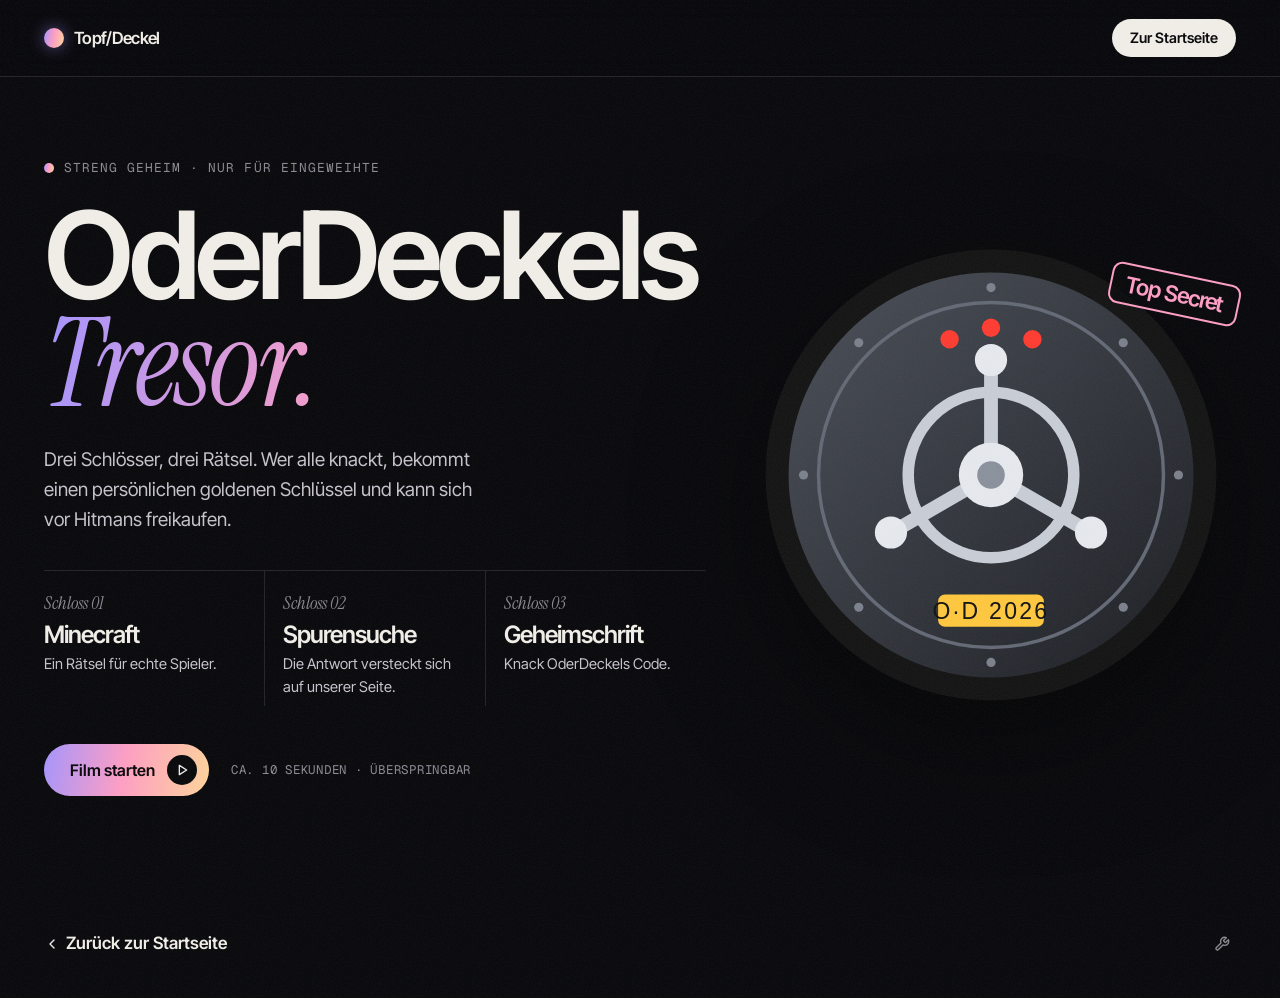
<file: freikaufen.html>
<!DOCTYPE html>
<html lang="de">
<head>
  <meta charset="UTF-8">
  <meta name="viewport" content="width=device-width, initial-scale=1">
  <meta name="robots" content="noindex">
  <meta name="theme-color" content="#07070a">
  <title>Geheimer Bereich – Topf Oder Deckel GmbH</title>
  <link rel="preconnect" href="https://fonts.googleapis.com">
  <link rel="preconnect" href="https://fonts.gstatic.com" crossorigin>
  <link href="https://fonts.googleapis.com/css2?family=Inter+Tight:wght@400;500;600;700&family=Instrument+Serif:ital@0;1&family=Geist+Mono:wght@500&display=swap" rel="stylesheet">
  <style>
    :root {
      --creme: #f4eee4; --tinte: #121212; --tinte-2: #3a3a3a; --grau: #6f6a62;
      --orange: #ff5a1f; --gelb: #ffc83d; --lila: #5b2be0; --weiss: #fffdf9;
      --nacht: #0e0c0b; --nacht-2: #171513; --nacht-rand: #2c2825; --gruen: #3ee08f; --rot: #ff3b30;
      --display: "Anton", "Impact", "Arial Narrow", sans-serif;
      --schrift: "Geist", ui-sans-serif, system-ui, -apple-system, "Segoe UI", sans-serif;
      --mono: "Geist Mono", ui-monospace, Menlo, Consolas, monospace;
      --ease: cubic-bezier(.22, 1, .36, 1);
    }
    * { box-sizing: border-box; }
    [hidden] { display: none !important; }
    html, body { background: var(--creme); }
    body { margin: 0; color: var(--tinte); font-family: var(--schrift); font-size: 1.0625rem; line-height: 1.6; -webkit-font-smoothing: antialiased; overflow-x: hidden; }
    a { color: inherit; }
    svg { display: block; }
    ::selection { background: var(--orange); color: #fff; }
    :focus-visible { outline: 3px solid var(--lila); outline-offset: 3px; }
    .huelle { max-width: 1240px; margin: 0 auto; padding: 0 24px; }
    .display { font-family: var(--display); font-weight: 400; text-transform: uppercase; letter-spacing: -.01em; line-height: .86; }
    .korn { position: fixed; inset: -50%; z-index: 300; pointer-events: none; opacity: .07;
      background-image: url("data:image/svg+xml,%3Csvg xmlns='http://www.w3.org/2000/svg' width='160' height='160'%3E%3Cfilter id='n'%3E%3CfeTurbulence type='fractalNoise' baseFrequency='.9' numOctaves='3' stitchTiles='stitch'/%3E%3C/filter%3E%3Crect width='100%25' height='100%25' filter='url(%23n)'/%3E%3C/svg%3E"); }

    /* ---------- Navigation ---------- */
    .nav { position: fixed; top: 0; left: 0; right: 0; z-index: 60; background: rgba(244, 238, 228, .82); -webkit-backdrop-filter: blur(12px); backdrop-filter: blur(12px); }
    .nav .huelle { display: flex; align-items: center; justify-content: space-between; height: 76px; }
    .marke { font-family: var(--display); font-size: 1.35rem; text-transform: uppercase; text-decoration: none; }

    /* ---------- Knöpfe ---------- */
    .knopf { position: relative; overflow: hidden; isolation: isolate; display: inline-flex; align-items: center; gap: 12px; white-space: nowrap; cursor: pointer; text-decoration: none;
      font: 600 1rem/1 var(--schrift); color: var(--weiss); background: var(--tinte); border: 0; border-radius: 999px; padding: 18px 26px; transition: transform .3s var(--ease); }
    .knopf::before { content: ""; position: absolute; inset: 0; z-index: -1; background: var(--orange); border-radius: inherit; transform: translateY(101%); transition: transform .5s var(--ease); }
    .knopf:hover::before { transform: none; }
    .knopf:active { transform: scale(.97); }
    .knopf .pfeil { width: 30px; height: 30px; border-radius: 50%; background: var(--weiss); color: var(--tinte); display: grid; place-items: center; margin: -8px -14px -8px 0; transition: transform .4s var(--ease); }
    .knopf .pfeil svg { width: 16px; height: 16px; fill: none; stroke: currentColor; stroke-width: 2; stroke-linecap: round; stroke-linejoin: round; }
    .knopf:hover .pfeil { transform: rotate(-45deg); }
    .knopf.klein { padding: 12px 18px; font-size: .9rem; }
    .knopf.orange { background: var(--orange); }
    .knopf.orange::before { background: var(--weiss); }
    .knopf.orange:hover { color: var(--tinte); }
    .knopf:disabled { background: #cfc8bd; color: #8a847b; cursor: not-allowed; }
    .knopf:disabled::before { display: none; }
    .textknopf { display: inline-flex; align-items: center; gap: 6px; font: inherit; font-weight: 600; font-size: .9rem; color: inherit; background: rgba(255, 255, 255, .08); border: 1px solid var(--nacht-rand); border-radius: 999px; padding: 9px 16px; cursor: pointer; text-decoration: none; transition: background .2s, border-color .2s; }
    .textknopf:hover { background: rgba(255, 255, 255, .14); border-color: #4a443f; }

    /* ---------- Startbereich ---------- */
    .start { min-height: 100vh; padding: 120px 0 70px; display: grid; align-items: center; }
    .start-raster { display: grid; grid-template-columns: 1.15fr .85fr; gap: 40px; align-items: center; }
    .marker { display: inline-flex; align-items: center; gap: 10px; font-family: var(--mono); font-size: .8rem; text-transform: uppercase; letter-spacing: .08em; margin: 0 0 22px; }
    .marker::before { content: ""; width: 10px; height: 10px; border-radius: 50%; background: var(--orange); }
    .riesig { font-size: clamp(4.2rem, 11.5vw, 10.5rem); margin: 0 0 26px; }
    .riesig span { display: block; }
    .riesig .orange, .titel .orange { color: var(--orange); }
    .lead { font-size: 1.18rem; max-width: 40ch; color: var(--tinte-2); margin: 0 0 34px; }
    .regeln { display: grid; grid-template-columns: repeat(3, 1fr); border-top: 2px solid var(--tinte); margin: 0 0 38px; }
    .regel { padding: 18px 18px 6px 0; border-right: 2px solid var(--tinte); }
    .regel + .regel { padding-left: 18px; }
    .regel:last-child { border-right: 0; }
    .regel .nr { font-family: var(--mono); font-size: .78rem; color: var(--orange); }
    .regel h3 { font-family: var(--display); font-weight: 400; text-transform: uppercase; font-size: 1.5rem; line-height: 1; margin: 6px 0 6px; }
    .regel p { margin: 0; font-size: .92rem; color: var(--tinte-2); }
    .start-aktion { display: flex; align-items: center; flex-wrap: wrap; gap: 14px 22px; }
    .start-aktion small { font-family: var(--mono); font-size: .78rem; color: var(--grau); text-transform: uppercase; letter-spacing: .06em; }
    .deko { position: relative; width: min(100%, 460px); justify-self: center; aspect-ratio: 1; }
    .deko svg { width: 100%; height: 100%; filter: drop-shadow(0 40px 50px rgba(18, 18, 18, .28)); }
    .deko .rad-deko { transform-box: fill-box; transform-origin: center; animation: drehen 18s linear infinite; }
    @keyframes drehen { to { transform: rotate(360deg); } }
    .stempel { position: absolute; right: -4%; top: 6%; font-family: var(--display); text-transform: uppercase; font-size: clamp(1.3rem, 2.4vw, 2rem); line-height: 1; color: var(--orange); border: 3px solid var(--orange); border-radius: 10px; padding: 8px 14px; transform: rotate(12deg); background: rgba(244, 238, 228, .85); }
    .gesperrt { margin: 0 0 30px; padding: 18px 20px; border-radius: 18px; background: #ffe1dc; color: #7a1408; display: flex; gap: 14px; align-items: flex-start; max-width: 520px; }
    .gesperrt strong { font-family: var(--display); font-weight: 400; text-transform: uppercase; font-size: 1.4rem; display: block; line-height: 1.1; }
    @media (max-width: 900px) {
      .start-raster { grid-template-columns: 1fr; }
      .deko { width: min(70vw, 340px); order: -1; }
    }
    @media (max-width: 640px) {
      .regeln { grid-template-columns: 1fr; }
      .regel, .regel + .regel { padding: 14px 0; border-right: 0; border-bottom: 2px solid var(--tinte); }
    }

    /* ---------- Kino (der Film) ---------- */
    .kino { position: fixed; inset: 0; z-index: 100; background: var(--nacht); color: var(--creme); overflow-y: auto; -webkit-overflow-scrolling: touch; }
    .kino-innen { width: min(980px, 100%, calc((100vh - 340px) * 1.78 + 28px)); min-width: min(100%, 520px); margin: 0 auto; padding: 64px 14px 40px; }
    .skip { position: fixed; top: 14px; right: 16px; z-index: 120; font: 500 .9rem/1 var(--schrift); color: #cfc6b8; background: rgba(255, 255, 255, .08); border: 1px solid var(--nacht-rand); border-radius: 999px; padding: 10px 14px; cursor: pointer; }
    .skip:hover { color: #fff; background: rgba(255, 255, 255, .14); }
    .kino-zu { position: fixed; top: 14px; left: 16px; z-index: 120; font: 500 .9rem/1 var(--schrift); color: #cfc6b8; text-decoration: none; padding: 10px 4px; }
    .kino-zu:hover { color: #fff; }

    /* Titelkarten */
    .titel-ebene { position: fixed; inset: 0; z-index: 110; display: flex; flex-direction: column; justify-content: center; align-items: center; text-align: center; pointer-events: none; padding: 20px; }
    .titel-ebene .zeile { display: block; overflow: hidden; padding: .1em 0 0; }
    .titel-ebene .zeile > span { display: inline-block; font-family: var(--display); text-transform: uppercase; font-size: clamp(2.6rem, 9vw, 7.5rem); line-height: .95; color: var(--creme); }
    .titel-ebene .zeile.orange > span { color: var(--orange); }
    .kino.fertig .titel-ebene { display: none; }

    /* Bühne */
    .stage { position: relative; width: 100%; aspect-ratio: 16 / 9; overflow: hidden; border-radius: 22px; background: #0b0a09; box-shadow: 0 0 90px rgba(0, 0, 0, .9); opacity: 0; isolation: isolate; }
    .kino.fertig .stage { opacity: 1; }
    .stage > svg.raum { position: absolute; inset: 0; width: 100%; height: 100%; }
    .spot { opacity: 0; }
    .kino.fertig .spot { opacity: 1; }
    .staub circle { animation: staub 9s linear infinite; }
    .staub circle:nth-child(2n) { animation-duration: 12s; animation-delay: -4s; }
    .staub circle:nth-child(3n) { animation-duration: 15s; animation-delay: -8s; }
    @keyframes staub { from { transform: translateY(0); opacity: 0; } 15% { opacity: .8; } to { transform: translateY(-260px); opacity: 0; } }
    .innen-glut, .schaetze { opacity: 0; transition: opacity 1.2s ease 1.2s; }
    .stage.offen .innen-glut, .stage.offen .schaetze { opacity: 1; }
    .schaetze .schl { transform-box: fill-box; transform-origin: center; animation: schweben 2.6s ease-in-out infinite; }
    .schaetze > g:nth-child(2) .schl { animation-delay: -.9s; }
    .schaetze > g:nth-child(3) .schl { animation-delay: -1.7s; }
    @keyframes schweben { 50% { transform: translateY(-10px) rotate(6deg); } }
    .stage.gewaehlt .schaetze .schl:not(.genommen) { opacity: .25; }
    .stage .schaetze .schl.genommen { animation: genommen 1.2s var(--ease) forwards; }
    @keyframes genommen { to { transform: translateY(-120px) scale(1.6); opacity: 0; } }

    /* Tresortür (eigene Ebene, damit sie in 3D aufschwingen kann) */
    .tuer-wrap { position: absolute; left: 21.9%; top: 14.8%; width: 39.6%; aspect-ratio: 1; transform-origin: 2% 50%; transform: perspective(1400px) rotateY(0deg); transition: transform 2.2s cubic-bezier(.6, 0, .2, 1) 1.1s; z-index: 2; }
    .stage.offen .tuer-wrap { transform: perspective(1400px) rotateY(-80deg); }
    .tuer { width: 100%; height: 100%; overflow: visible; }
    .rad { transform-box: fill-box; transform-origin: center; transition: transform 1.1s cubic-bezier(.5, -0.3, .3, 1.4); }
    .stage.offen .rad { transition-duration: 1.4s; }
    .bolzen { transition: transform .8s var(--ease) .5s; }
    .stage.offen .bolzen { transform: translateX(-30px); }
    .lampe { fill: #4a100c; transition: fill .4s, filter .4s; }
    .lampe.rot { fill: var(--rot); filter: drop-shadow(0 0 6px rgba(255, 59, 48, .9)); }
    .lampe.gruen { fill: var(--gruen); filter: drop-shadow(0 0 8px rgba(62, 224, 143, .95)); }
    .stage.blinkt .lampe.rot { animation: blinken .25s steps(2) 4; }
    @keyframes blinken { 50% { fill: #4a100c; filter: none; } }

    /* OderDeckel als Wächter */
    .figplatz { position: absolute; right: 4%; bottom: 7%; width: 20%; z-index: 4; transform: translateX(170%); }
    .kino.fertig .figplatz { transform: none; }
    .figur { display: block; width: 100%; height: auto; overflow: visible; }
    .huepfen { animation: atmen 3.6s ease-in-out infinite; }
    .figplatz.geht .huepfen { animation: lauf .42s ease-in-out infinite; }
    .auge { transform-box: fill-box; transform-origin: 50% 50%; animation: blinzeln 4.6s infinite; }
    @keyframes atmen { 50% { transform: translateY(-4px); } }
    @keyframes lauf { 50% { transform: translateY(-8px) rotate(1.5deg); } }
    @keyframes blinzeln { 0%, 92%, 100% { transform: scaleY(1); } 96% { transform: scaleY(.1); } }
    .blase { position: absolute; right: 70%; bottom: 96%; width: max-content; max-width: 22cqw; font: 600 clamp(.7rem, 1.6vw, .95rem)/1.25 var(--schrift); color: var(--tinte); background: var(--creme); border-radius: 14px 14px 4px 14px; padding: 8px 12px; opacity: 0; transform: translateY(8px) scale(.9); transform-origin: 100% 100%; transition: opacity .3s, transform .4s var(--ease); }
    .stage { container-type: inline-size; }
    .blase.an { opacity: 1; transform: none; }

    /* Effekte */
    .alarm { position: absolute; inset: 0; z-index: 6; pointer-events: none; background: radial-gradient(circle at 50% 40%, rgba(255, 59, 48, .0), rgba(255, 59, 48, .45)); opacity: 0; }
    .stage.blinkt .alarm { animation: alarm .5s ease 2; }
    .stage.gesperrt .alarm { opacity: 1; animation: alarm 1.4s ease-in-out infinite; }
    @keyframes alarm { 50% { opacity: 1; } 0%, 100% { opacity: .15; } }
    .stage.gesperrt .warnlicht { animation: warnen .9s linear infinite; }
    @keyframes warnen { 50% { fill: #ff3b30; } }
    .blitz { position: absolute; inset: 0; z-index: 7; pointer-events: none; background: #fff; opacity: 0; }
    .stage.blitzt .blitz { animation: blitz .6s ease; }
    @keyframes blitz { 10% { opacity: .55; } 100% { opacity: 0; } }
    .stage.schock { animation: schock .45s ease; }
    @keyframes schock { 20% { transform: translate(-8px, 2px); } 40% { transform: translate(8px, -2px); } 60% { transform: translate(-5px, 1px); } 80% { transform: translate(4px, 0); } }
    .goldlicht { position: absolute; inset: 0; z-index: 3; pointer-events: none; background: radial-gradient(circle at 41.6% 50%, rgba(255, 200, 61, .55), transparent 45%); opacity: 0; transition: opacity 1.6s ease 1.6s; mix-blend-mode: screen; }
    .stage.offen .goldlicht { opacity: 1; }
    .stempel-kino { position: absolute; left: 50%; top: 50%; z-index: 8; font-family: var(--display); text-transform: uppercase; font-size: clamp(2rem, 8cqw, 5rem); color: var(--rot); border: .08em solid var(--rot); border-radius: .14em; padding: .05em .3em; transform: translate(-50%, -50%) rotate(-12deg) scale(3); opacity: 0; transition: transform .35s cubic-bezier(.3, 1.6, .5, 1), opacity .2s; background: rgba(14, 12, 11, .6); }
    .stage.gesperrt .stempel-kino { opacity: 1; transform: translate(-50%, -50%) rotate(-12deg) scale(1); }

    /* Dossier mit Rätseln */
    .dossier { position: relative; margin: 18px auto 0; max-width: 820px; background: var(--nacht-2); border: 1px solid var(--nacht-rand); border-radius: 22px; padding: 22px 24px 26px; opacity: 0; transform: translateY(30px); }
    .kino.fertig .dossier { opacity: 1; transform: none; }
    .dossier-kopf { display: flex; justify-content: space-between; align-items: center; gap: 12px; flex-wrap: wrap; font-family: var(--mono); font-size: .78rem; text-transform: uppercase; letter-spacing: .08em; color: #a69d90; padding-bottom: 14px; margin-bottom: 16px; border-bottom: 1px solid var(--nacht-rand); }
    .dossier-kopf .schlossnr { color: var(--orange); }
    .lampen { display: inline-flex; gap: 8px; }
    .lampen i { width: 12px; height: 12px; border-radius: 50%; background: var(--rot); box-shadow: 0 0 8px rgba(255, 59, 48, .7); transition: background .4s, box-shadow .4s; }
    .lampen i.gruen { background: var(--gruen); box-shadow: 0 0 10px rgba(62, 224, 143, .8); }
    .ptext { font-size: 1.12rem; line-height: 1.55; white-space: pre-line; min-height: 5.2em; cursor: default; }
    .ptext b { font-family: var(--display); font-weight: 400; text-transform: uppercase; font-size: 1.7rem; letter-spacing: .01em; display: block; line-height: 1.1; color: var(--orange); margin-bottom: 6px; }
    .ptext.tippt::after { content: "▍"; color: var(--orange); animation: cursor .7s steps(2) infinite; }
    @keyframes cursor { 50% { opacity: 0; } }
    .werkzeug { margin: 16px 0 0; }
    .werkzeug:empty { display: none; }
    .rform { margin: 18px 0 0; }
    .rform .lbl { display: block; font-family: var(--mono); font-size: .76rem; text-transform: uppercase; letter-spacing: .06em; color: #a69d90; margin: 0 0 8px; }
    .rform .zeile { display: grid; grid-template-columns: 1fr auto; gap: 10px; }
    .eingabe { width: 100%; font: inherit; font-size: 1.02rem; color: var(--tinte); background: transparent; border: 0; border-bottom: 2px solid #d8d0c3; border-radius: 0; padding: 10px 2px; transition: border-color .3s; }
    .eingabe:focus { outline: none; border-color: var(--orange); }
    .eingabe::placeholder { color: #aaa297; }
    .kino .eingabe { color: var(--creme); background: #0b0a09; border: 2px solid var(--nacht-rand); border-radius: 14px; padding: 13px 16px; }
    .kino .eingabe:focus { border-color: var(--orange); }
    .rfehler { color: #ff8a80; font-size: .95rem; font-weight: 500; margin: 10px 0 0; min-height: 1.4em; }
    .tipptext { background: rgba(255, 200, 61, .12); border: 1px solid rgba(255, 200, 61, .3); color: #ffe3a1; border-radius: 12px; padding: 10px 14px; margin: 10px 0 0; font-size: .95rem; }
    .rform .unten { display: flex; gap: 10px; flex-wrap: wrap; align-items: center; }
    .wackel { animation: wackel .45s ease; }
    @keyframes wackel { 20% { transform: translateX(-8px); } 40% { transform: translateX(8px); } 60% { transform: translateX(-5px); } 80% { transform: translateX(5px); } }
    .weiter { margin-top: 18px; }

    /* Geheimschrift-Entschlüssler */
    .decoder { background: #0b0a09; border: 1px dashed #4a443f; border-radius: 16px; padding: 16px; text-align: center; }
    .kacheln { display: flex; justify-content: center; gap: 6px; flex-wrap: wrap; }
    .kacheln span { width: 2.3em; height: 2.6em; display: grid; place-items: center; border-radius: 8px; font-family: var(--display); font-size: clamp(1.3rem, 4vw, 1.9rem); background: #1f1c19; color: #a69d90; }
    .kacheln.klar span { background: var(--orange); color: var(--tinte); transition: transform .3s var(--ease); }
    .kacheln.klar.neu span { animation: kippen .35s var(--ease); }
    @keyframes kippen { from { transform: rotateX(90deg); } }
    .dreh { display: flex; align-items: center; justify-content: center; gap: 14px; margin: 12px 0; font-family: var(--mono); font-size: .82rem; color: #a69d90; text-transform: uppercase; letter-spacing: .06em; }
    .dreh button { width: 42px; height: 42px; border-radius: 50%; border: 1px solid var(--nacht-rand); background: #1f1c19; color: var(--creme); font-size: 1rem; cursor: pointer; transition: background .2s; }
    .dreh button:hover { background: var(--orange); color: var(--tinte); }

    /* Schlüsselwahl */
    .schluessel { display: flex; flex-wrap: wrap; gap: 12px; margin-top: 18px; }
    .schl-knopf { flex: 1 1 160px; display: flex; flex-direction: column; align-items: center; gap: 8px; font: inherit; color: var(--tinte); background: var(--gelb); border: 0; border-radius: 18px; padding: 18px 14px; cursor: pointer; transition: transform .3s var(--ease), box-shadow .3s; }
    .schl-knopf:hover { transform: translateY(-4px) rotate(-1deg); box-shadow: 0 16px 30px -12px rgba(255, 200, 61, .7); }
    .schl-knopf svg { width: 54px; height: 30px; }
    .schl-knopf span { font-family: var(--display); text-transform: uppercase; font-size: 1.3rem; line-height: 1; }
    .karte { display: inline-block; font-family: var(--mono); font-size: 1.1rem; letter-spacing: .06em; color: var(--tinte); background: var(--gelb); border-radius: 10px; padding: 8px 16px; margin: 8px 0; user-select: all; }

    /* ---------- Tresor (Freikaufen) ---------- */
    .tresor { padding: 130px 0 60px; }
    .titel { font-size: clamp(3.4rem, 10vw, 9rem); margin: 0 0 22px; }
    .titel span { display: block; }
    .kartenchip { display: inline-flex; align-items: center; gap: 8px; font-family: var(--mono); font-size: .85rem; background: var(--gelb); border-radius: 999px; padding: 8px 16px; margin: 0 0 40px; }
    .preise { display: grid; grid-template-columns: 1fr auto 1fr; gap: 14px; align-items: center; margin: 0 0 14px; }
    .preis { border-radius: 28px; padding: 30px; min-height: 190px; display: flex; flex-direction: column; justify-content: space-between; }
    .preis.euro { background: var(--orange); color: var(--tinte); }
    .preis.dia { background: var(--tinte); color: var(--creme); }
    .preis .lbl2 { font-family: var(--mono); font-size: .78rem; text-transform: uppercase; letter-spacing: .08em; opacity: .8; }
    .preis .wert { font-family: var(--display); text-transform: uppercase; font-size: clamp(2.6rem, 6vw, 4.8rem); line-height: .9; }
    .oder-kreis { width: 64px; height: 64px; border-radius: 50%; background: var(--gelb); display: grid; place-items: center; font-family: var(--display); text-transform: uppercase; font-size: 1.1rem; }
    .kurs-hinweis { font-size: .92rem; color: var(--grau); margin: 0 0 40px; }
    @media (max-width: 760px) { .preise { grid-template-columns: 1fr; } .oder-kreis { justify-self: center; } }
    .formkarte { background: var(--weiss); border-radius: 28px; padding: 32px; box-shadow: 0 30px 60px -30px rgba(43, 18, 6, .35); max-width: 760px; }
    @media (max-width: 640px) { .formkarte { padding: 22px 18px; } }
    .feld { margin-bottom: 22px; }
    .formkarte .lbl { display: block; font-family: var(--mono); font-size: .76rem; text-transform: uppercase; letter-spacing: .06em; margin: 0 0 8px; color: var(--tinte-2); }
    select.eingabe { appearance: none; cursor: pointer; padding-right: 30px; background-image: url("data:image/svg+xml,%3Csvg xmlns='http://www.w3.org/2000/svg' width='16' height='16' viewBox='0 0 24 24' fill='none' stroke='%23121212' stroke-width='2' stroke-linecap='round' stroke-linejoin='round'%3E%3Cpath d='m6 9 6 6 6-6'/%3E%3C/svg%3E"); background-repeat: no-repeat; background-position: right 4px center; }
    .hinweis { color: var(--grau); font-size: .9rem; margin: 10px 0 0; }
    .ergebnis { margin-top: 24px; padding: 20px; border-radius: 18px; background: var(--creme); }
    .ergebnis .lbl { color: var(--tinte); }
    .ergebnis pre { white-space: pre-wrap; word-break: break-word; font-family: var(--mono); font-size: .84rem; line-height: 1.6; color: var(--tinte-2); background: var(--weiss); border-radius: 12px; padding: 14px; margin: 10px 0 14px; }
    .aktionen { display: flex; gap: 12px; align-items: center; flex-wrap: wrap; }
    .kopiert { color: #15803d; font-weight: 600; margin: 0; }

    .fuss { display: flex; flex-wrap: wrap; justify-content: space-between; align-items: center; gap: 12px; padding: 30px 0 40px; }
    .zurueck { display: inline-flex; align-items: center; gap: 6px; text-decoration: none; font-weight: 600; }
    .zurueck:hover { color: var(--orange); }
    .leise { color: var(--grau); font-size: .85rem; }
    .werkzeugknopf { color: var(--grau); display: inline-flex; padding: 6px; }
    .werkzeugknopf:hover { color: var(--tinte); }
    .adminpw { max-width: 340px; margin: 0 0 30px; }
    .adminpw .zeile { display: grid; grid-template-columns: 1fr auto; gap: 10px; align-items: end; }
    .adminpw .rfehler { color: #e11d48; }

    /* ---------- Admin ---------- */
    .adminlayer { position: fixed; inset: 0; z-index: 200; background: rgba(9, 9, 11, .55); -webkit-backdrop-filter: blur(8px); backdrop-filter: blur(8px); display: flex; align-items: center; justify-content: center; padding: 16px; }
    .adminbox { width: 100%; max-width: 660px; max-height: 92vh; display: flex; flex-direction: column; background: #09090b; color: #e4e4e7; border: 1px solid #27272a; border-radius: 18px; padding: 18px; box-shadow: 0 30px 80px -20px rgba(0, 0, 0, .5); font-family: var(--mono); font-size: .88rem; text-align: left; }
    .adminkopf { display: flex; justify-content: space-between; align-items: center; margin-bottom: 12px; }
    .adminknoepfe { display: flex; flex-wrap: wrap; gap: 8px; margin-bottom: 12px; }
    .adminknoepfe button, .adminkopf button { font: inherit; font-size: .8rem; color: #e4e4e7; background: #18181b; border: 1px solid #27272a; border-radius: 999px; padding: 6px 12px; cursor: pointer; }
    .adminknoepfe button:hover, .adminkopf button:hover { background: #27272a; }
    .adminlog { flex: 1; min-height: 160px; overflow: auto; white-space: pre-wrap; word-break: break-word; background: #000; border: 1px solid #18181b; border-radius: 12px; padding: 12px; margin: 0 0 12px; color: #86efac; }
    .adminzeile { display: flex; gap: 8px; align-items: center; }
    .adminzeile input { flex: 1; font: inherit; color: #fff; background: #000; border: 1px solid #27272a; border-radius: 10px; padding: 10px 12px; }
    .adminzeile button { font: inherit; font-weight: 600; color: #09090b; background: #fff; border: 0; border-radius: 999px; padding: 10px 16px; cursor: pointer; }

    /* =====================================================================
       Premium-Look passend zur Startseite: dunkel, Inter Tight + Instrument Serif, Farbverlauf
       ===================================================================== */
    :root {
      --creme: #07070a; --tinte: #f2efe9; --tinte-2: #c7c3cc; --grau: #8d8a93; --weiss: #0e0e13;
      --orange: #ff9ec4; --gelb: #ffd59a; --lila: #a594ff;
      --nacht: #07070a; --nacht-2: #0e0e13; --nacht-rand: rgba(242, 239, 233, .12);
      --linie: rgba(242, 239, 233, .12);
      --iri: linear-gradient(100deg, #a594ff 0%, #ff9ec4 48%, #ffd59a 100%);
      --display: "Inter Tight", "Helvetica Neue", Arial, sans-serif;
      --schrift: "Inter Tight", "Helvetica Neue", Arial, system-ui, sans-serif;
      --serif: "Instrument Serif", "Times New Roman", Georgia, serif;
    }
    html, body { color-scheme: dark; }
    ::selection { background: #a594ff; color: #07070a; }
    :focus-visible { outline: 1.5px solid #a594ff; }
    .display, .regel h3, .titel-ebene .zeile > span, .ptext b, .stempel, .stempel-kino, .gesperrt strong, .preis .wert, .oder-kreis, .schl-knopf span, .kacheln span, .marke {
      text-transform: none; font-weight: 600; letter-spacing: -.04em;
    }
    .riesig { font-size: clamp(3.6rem, 9.5vw, 9rem); line-height: .9; }
    .titel { line-height: .9; }
    .riesig .orange, .titel .orange, .titel-ebene .zeile.orange > span {
      font-family: var(--serif); font-style: italic; font-weight: 400; letter-spacing: -.02em;
      background: var(--iri); -webkit-background-clip: text; background-clip: text; -webkit-text-fill-color: transparent; color: transparent;
    }
    .nav { background: rgba(7, 7, 10, .7); border-bottom: 1px solid var(--linie); }
    .marke { font-size: 1.05rem; display: inline-flex; align-items: center; gap: 10px; }
    .marke::before { content: ""; width: 20px; height: 20px; border-radius: 50%; background: var(--iri); box-shadow: 0 0 16px rgba(165, 148, 255, .5); }
    .knopf { color: #07070a; background: #f2efe9; }
    .knopf::before { background: var(--iri); }
    .knopf .pfeil { background: #07070a; color: #f2efe9; }
    .knopf.orange { background: var(--iri); color: #07070a; }
    .knopf.orange::before { background: #f2efe9; }
    .knopf.orange:hover { color: #07070a; }
    .knopf:disabled { background: #2a2a33; color: #6f6d76; }
    .marker::before, .regel .nr { background: none; }
    .marker::before { background: var(--iri); }
    .marker, .regel .nr, .start-aktion small, .lbl2 { color: var(--grau); }
    .regeln { border-top: 1px solid var(--linie); }
    .regel { border-right: 1px solid var(--linie); }
    .regel .nr { font-family: var(--serif); font-style: italic; font-size: 1.1rem; text-transform: none; letter-spacing: 0; }
    @media (max-width: 640px) { .regel, .regel + .regel { border-bottom: 1px solid var(--linie); } }
    .deko::before { content: ""; position: absolute; inset: 6%; border-radius: 50%; background: radial-gradient(circle, rgba(165, 148, 255, .3), rgba(255, 158, 196, .12) 45%, transparent 70%); filter: blur(30px); z-index: -1; }
    .deko svg { filter: drop-shadow(0 40px 60px rgba(0, 0, 0, .6)); }
    .stempel { background: rgba(7, 7, 10, .75); color: #ff9ec4; border-color: #ff9ec4; border-width: 2px; font-size: clamp(1rem, 1.8vw, 1.4rem); }
    .gesperrt { background: rgba(255, 110, 110, .1); color: #ffc2c2; border: 1px solid rgba(255, 110, 110, .3); }

    /* Film */
    .kino { color: #f2efe9; }
    .titel-ebene .zeile > span { color: #f2efe9; font-size: clamp(2.6rem, 8vw, 6.8rem); }
    .stage { border: 1px solid var(--linie); }
    .blase { background: #f2efe9; color: #07070a; }
    .kino .eingabe { color: #f2efe9; background: #07070a; border: 1px solid var(--linie); }
    .kino .eingabe:focus { border-color: #a594ff; }
    .dossier { background: #0e0e13; border-color: var(--linie); }
    .dossier-kopf .schlossnr { background: var(--iri); -webkit-background-clip: text; background-clip: text; -webkit-text-fill-color: transparent; }
    .ptext b { font-family: var(--serif); font-style: italic; font-weight: 400; letter-spacing: -.01em; font-size: 2rem; background: var(--iri); -webkit-background-clip: text; background-clip: text; -webkit-text-fill-color: transparent; color: transparent; }
    .ptext.tippt::after { color: #a594ff; }
    .tipptext { background: rgba(255, 213, 154, .08); border-color: rgba(255, 213, 154, .25); color: #ffe6c4; }
    .decoder { background: #07070a; border-color: var(--linie); }
    .kacheln span { background: #15151c; color: var(--grau); }
    .kacheln.klar span { background: var(--iri); color: #07070a; }
    .dreh button { background: #15151c; border-color: var(--linie); color: #f2efe9; }
    .dreh button:hover { background: #f2efe9; color: #07070a; }
    .schl-knopf { background: var(--iri); color: #07070a; }
    .schl-knopf:hover { box-shadow: 0 16px 34px -12px rgba(255, 158, 196, .6); }
    .karte { background: var(--iri); color: #07070a; }

    /* Tresor */
    .kartenchip { background: rgba(242, 239, 233, .06); border: 1px solid var(--linie); color: #f2efe9; }
    .preis { border: 1px solid var(--linie); }
    .preis.euro { background: var(--iri); color: #07070a; border: 0; }
    .preis.dia { background: #0e0e13; color: #f2efe9; }
    .preis .wert { font-size: clamp(2.4rem, 5.4vw, 4.4rem); }
    .oder-kreis { background: #15151c; color: #f2efe9; border: 1px solid var(--linie); font-family: var(--serif); font-style: italic; font-weight: 400; font-size: 1.3rem; }
    .formkarte { background: #0e0e13; border: 1px solid var(--linie); box-shadow: 0 30px 80px -30px rgba(0, 0, 0, .8); }
    .eingabe { border-bottom-color: rgba(242, 239, 233, .22); }
    .eingabe::placeholder { color: #5f5d66; }
    .eingabe:focus { border-color: #a594ff; }
    select.eingabe { background-image: url("data:image/svg+xml,%3Csvg xmlns='http://www.w3.org/2000/svg' width='16' height='16' viewBox='0 0 24 24' fill='none' stroke='%23f2efe9' stroke-width='2' stroke-linecap='round' stroke-linejoin='round'%3E%3Cpath d='m6 9 6 6 6-6'/%3E%3C/svg%3E"); }
    select.eingabe option { background: #0e0e13; color: #f2efe9; }
    .ergebnis { background: #15151c; }
    .ergebnis pre { background: #07070a; }
    .kopiert { color: #7ee2a8; }
    .zurueck:hover { color: #ff9ec4; }
    .adminpw .rfehler { color: #ff8a8a; }

    @media (prefers-reduced-motion: reduce) {
      *, *::before, *::after { animation: none !important; transition: none !important; }
    }
  </style>
</head>
<body>
  <div class="korn" aria-hidden="true"></div>

  <header class="nav">
    <div class="huelle">
      <a class="marke" href="index.html">Topf/Deckel</a>
      <a class="knopf klein" href="index.html">Zur Startseite</a>
    </div>
  </header>

  <main>
    <!-- ================= Start: Einladung zum Tresor ================= -->
    <section id="schloss" class="start">
      <div class="huelle start-raster">
        <div>
          <p class="marker">Streng geheim · Nur für Eingeweihte</p>
          <h1 class="riesig display"><span>OderDeckels</span><span class="orange">Tresor.</span></h1>
          <p class="lead">Drei Schlösser, drei Rätsel. Wer alle knackt, bekommt einen persönlichen goldenen Schlüssel und kann sich vor Hitmans freikaufen.</p>
          <noscript><p class="lead">Für die Rätsel braucht diese Seite JavaScript.</p></noscript>

          <div class="regeln">
            <div class="regel"><span class="nr">Schloss 01</span><h3>Minecraft</h3><p>Ein Rätsel für echte Spieler.</p></div>
            <div class="regel"><span class="nr">Schloss 02</span><h3>Spurensuche</h3><p>Die Antwort versteckt sich auf unserer Seite.</p></div>
            <div class="regel"><span class="nr">Schloss 03</span><h3>Geheimschrift</h3><p>Knack OderDeckels Code.</p></div>
          </div>

          <div id="gesperrt" class="gesperrt" role="alert" hidden>
            <span aria-hidden="true">🚨</span>
            <div><strong>Alarm! Tür verriegelt.</strong><span id="sperrtext"></span></div>
          </div>

          <div class="start-aktion">
            <button type="button" class="knopf orange" id="filmstart">Film starten <span class="pfeil"><svg viewBox="0 0 24 24" aria-hidden="true"><path d="M8 5v14l11-7z"/></svg></span></button>
            <small>Ca. 10 Sekunden · überspringbar</small>
          </div>
        </div>

        <div class="deko" aria-hidden="true">
          <svg viewBox="-200 -200 400 400">
            <defs>
              <linearGradient id="d-stahl" x1="0" y1="0" x2="1" y2="1"><stop offset="0" stop-color="#4a4f58"/><stop offset="1" stop-color="#1b1d22"/></linearGradient>
            </defs>
            <circle r="196" fill="#121212"/>
            <circle r="176" fill="url(#d-stahl)"/>
            <circle r="150" fill="none" stroke="#636975" stroke-width="3"/>
            <g fill="#7b818c"><circle cx="0" cy="-163" r="4"/><circle cx="0" cy="163" r="4"/><circle cx="-163" cy="0" r="4"/><circle cx="163" cy="0" r="4"/><circle cx="115" cy="-115" r="4"/><circle cx="-115" cy="115" r="4"/><circle cx="115" cy="115" r="4"/><circle cx="-115" cy="-115" r="4"/></g>
            <g fill="#ff3b30"><circle cx="-36" cy="-118" r="8"/><circle cx="0" cy="-128" r="8"/><circle cx="36" cy="-118" r="8"/></g>
            <g class="rad-deko">
              <circle r="72" fill="none" stroke="#c9ced6" stroke-width="10"/>
              <g stroke="#c9ced6" stroke-width="12" stroke-linecap="round"><path d="M0 0V-96"/><path d="M0 0L83 48"/><path d="M0 0L-83 48"/></g>
              <g fill="#e7eaef"><circle cy="-100" r="14"/><circle cx="87" cy="50" r="14"/><circle cx="-87" cy="50" r="14"/></g>
              <circle r="28" fill="#e7eaef"/><circle r="12" fill="#8a919c"/>
            </g>
            <rect x="-46" y="104" width="92" height="28" rx="6" fill="#ffc83d"/>
            <text y="125" text-anchor="middle" font-family="Anton, Impact, sans-serif" font-size="20" fill="#121212" letter-spacing="2">O·D 2026</text>
          </svg>
          <span class="stempel">Top Secret</span>
        </div>
      </div>
    </section>

    <!-- ================= Tresor (erst nach den Rätseln) ================= -->
    <section id="tresor" class="tresor" hidden>
      <div class="huelle">
        <p class="marker">Tresor geöffnet</p>
        <h1 class="titel display"><span>Freikaufen.</span><span class="orange">Sicher sein.</span></h1>
        <p class="lead">Kein Hitman-Auftrag nötig: Du kannst dich jederzeit freikaufen und bist danach vor Hitmans sicher.</p>
        <span id="karte-chip" class="kartenchip"></span>

        <div class="preise">
          <div class="preis euro"><span class="lbl2">Variante A</span><span class="wert">1 Euro</span></div>
          <span class="oder-kreis">oder</span>
          <div class="preis dia"><span class="lbl2">Variante B</span><span class="wert">178 Diamant&shy;blöcke</span></div>
        </div>
        <p class="kurs-hinweis">178 Diamantblöcke sind 1 Euro nach unserem Kurs: 16 Diamanten = 1 Cent, 1 Block = 9 Diamanten.</p>

        <form id="formular" class="formkarte" autocomplete="off">
          <div class="feld">
            <label class="lbl" for="mcname">Minecraft-Name</label>
            <input class="eingabe" id="mcname" autocomplete="off" maxlength="32" required>
          </div>
          <div class="feld">
            <label class="lbl" for="dcname">Discord-Name (damit wir dich direkt erreichen)</label>
            <input class="eingabe" id="dcname" autocomplete="off" maxlength="40" required>
          </div>
          <div class="feld">
            <label class="lbl" for="zahlung">Wie möchtest du bezahlen?</label>
            <select class="eingabe" id="zahlung">
              <option value="1 Euro">1 Euro</option>
              <option value="178 Diamantblöcke">178 Diamantblöcke</option>
            </select>
            <p class="hinweis">Wir melden uns bei dir und sprechen die Bezahlung ab. Bezahlt wird hier auf der Seite nichts.</p>
          </div>

          <input type="text" id="website" tabindex="-1" autocomplete="off" aria-hidden="true" style="position:absolute;left:-9999px">
          <button type="submit" class="knopf">Jetzt freikaufen <span class="pfeil"><svg viewBox="0 0 24 24" aria-hidden="true"><path d="M7 17 17 7"/><path d="M7 7h10v10"/></svg></span></button>

          <div id="ergebnis" class="ergebnis" hidden>
            <span class="lbl" id="status" aria-live="polite"></span>
            <pre id="text"></pre>
            <div class="aktionen">
              <button type="button" class="knopf klein" id="kopieren">Text kopieren</button>
              <p id="kopiert" class="kopiert" hidden>Kopiert!</p>
            </div>
          </div>
        </form>
        <p><a class="leise" href="#" id="abmelden">Karte auf diesem Gerät abmelden</a></p>
      </div>
    </section>

    <div class="huelle">
      <form id="adminpw" class="adminpw" hidden autocomplete="off">
        <div class="zeile"><input class="eingabe" id="adminpwfeld" type="password" placeholder="Admin-Code" autocomplete="off" aria-label="Admin-Code"><button type="submit" class="knopf klein">OK</button></div>
        <p id="adminpwfehler" class="rfehler" role="alert"></p>
      </form>
      <div class="fuss">
        <a class="zurueck" href="index.html"><svg viewBox="0 0 24 24" width="16" height="16" fill="none" stroke="currentColor" stroke-width="2" stroke-linecap="round" stroke-linejoin="round" aria-hidden="true"><path d="m15 18-6-6 6-6"/></svg>Zurück zur Startseite</a>
        <a class="werkzeugknopf" href="#" id="adminlink" aria-label="Admin"><svg viewBox="0 0 24 24" width="16" height="16" fill="none" stroke="currentColor" stroke-width="2" stroke-linecap="round" stroke-linejoin="round" aria-hidden="true"><path d="M14.7 6.3a1 1 0 0 0 0 1.4l1.6 1.6a1 1 0 0 0 1.4 0l3.77-3.77a6 6 0 0 1-7.94 7.94l-6.91 6.91a2.12 2.12 0 0 1-3-3l6.91-6.91a6 6 0 0 1 7.94-7.94l-3.76 3.76z"/></svg></a>
      </div>
    </div>
  </main>

  <!-- ================= Der Film ================= -->
  <div id="kino" class="kino" hidden role="dialog" aria-modal="true" aria-label="OderDeckels Tresor">
    <a class="kino-zu" href="index.html">‹ Startseite</a>
    <button type="button" class="skip" id="kinoskip">Überspringen ›</button>
    <div id="titel" class="titel-ebene" aria-hidden="true">
      <span class="zeile"><span>Tief unter der Erde.</span></span>
      <span class="zeile"><span>Mitten in der Nacht.</span></span>
      <span class="zeile"><span>Wartet OderDeckels</span></span>
      <span class="zeile orange"><span>Tresor.</span></span>
    </div>

    <div class="kino-innen">
      <div id="stage" class="stage">
        <svg class="raum" viewBox="0 0 960 540" aria-hidden="true" focusable="false">
          <defs>
            <linearGradient id="r-wand" x1="0" y1="0" x2="0" y2="1"><stop offset="0" stop-color="#22201e"/><stop offset="1" stop-color="#121110"/></linearGradient>
            <linearGradient id="r-boden" x1="0" y1="0" x2="0" y2="1"><stop offset="0" stop-color="#1a1816"/><stop offset="1" stop-color="#0c0b0a"/></linearGradient>
            <linearGradient id="r-spot" x1="0" y1="0" x2="0" y2="1"><stop offset="0" stop-color="#fff6e0" stop-opacity=".22"/><stop offset="1" stop-color="#fff6e0" stop-opacity="0"/></linearGradient>
            <radialGradient id="r-gold"><stop offset="0" stop-color="#fff1b8"/><stop offset=".45" stop-color="#ffc83d"/><stop offset="1" stop-color="#7a4a00"/></radialGradient>
            <linearGradient id="r-key" x1="0" y1="0" x2="1" y2="1"><stop offset="0" stop-color="#ffe58a"/><stop offset="1" stop-color="#d99a00"/></linearGradient>
          </defs>
          <rect width="960" height="540" fill="url(#r-wand)"/>
          <g stroke="#2c2926" stroke-width="2"><path d="M120 0V430M240 0V430M600 0V430M720 0V430M840 0V430"/><path d="M0 140H960M0 290H960"/></g>
          <g fill="#3a3632"><circle cx="126" cy="146" r="3"/><circle cx="234" cy="146" r="3"/><circle cx="606" cy="146" r="3"/><circle cx="714" cy="146" r="3"/><circle cx="846" cy="146" r="3"/><circle cx="126" cy="296" r="3"/><circle cx="714" cy="296" r="3"/><circle cx="846" cy="296" r="3"/></g>
          <rect y="430" width="960" height="110" fill="url(#r-boden)"/>
          <rect y="428" width="960" height="4" fill="#3a3632"/>
          <g stroke="#1f1d1b" stroke-width="2"><path d="M400 432L120 540M400 432L280 540M400 432L520 540M400 432L680 540M400 432L860 540"/></g>
          <!-- Warnschild -->
          <g transform="translate(36 70)"><rect width="150" height="64" rx="6" fill="#ffc83d"/><rect x="6" y="6" width="138" height="52" rx="3" fill="none" stroke="#121212" stroke-width="3"/>
            <text x="75" y="31" text-anchor="middle" font-family="Anton, Impact, sans-serif" font-size="17" fill="#121212">ZUTRITT NUR</text><text x="75" y="51" text-anchor="middle" font-family="Anton, Impact, sans-serif" font-size="17" fill="#121212">FÜR ODERDECKEL</text></g>
          <!-- Warnleuchte -->
          <g transform="translate(560 54)"><rect x="-16" y="10" width="32" height="10" rx="3" fill="#2c2926"/><path class="warnlicht" d="M-14 10a14 14 0 0 1 28 0z" fill="#5a1510"/></g>
          <!-- Gelb-schwarzes Band am Boden -->
          <g transform="translate(0 412)"><rect width="960" height="16" fill="#ffc83d"/><g fill="#121212"><path d="M0 0h16L0 16zM24 16 40 0h16L40 16zM64 16 80 0h16L80 16zM104 16 120 0h16l-16 16zM144 16 160 0h16l-16 16zM184 16 200 0h16l-16 16z"/></g></g>
          <!-- Rahmen und Inneres des Tresors -->
          <circle cx="400" cy="270" r="214" fill="none" stroke="#3a3632" stroke-width="8"/>
          <circle cx="400" cy="270" r="200" fill="#070606" stroke="#2c2926" stroke-width="16"/>
          <circle class="innen-glut" cx="400" cy="270" r="186" fill="url(#r-gold)" opacity="0"/>
          <g class="innen-glut" stroke="#a86a00" stroke-width="5" opacity="0"><path d="M240 330H560M250 210H550"/></g>
          <g class="schaetze">
            <g transform="translate(320 280)"><g class="schl"><circle r="20" fill="none" stroke="url(#r-key)" stroke-width="9"/><rect x="18" y="-5" width="64" height="10" rx="4" fill="url(#r-key)"/><rect x="62" y="4" width="8" height="16" fill="url(#r-key)"/><rect x="74" y="4" width="8" height="12" fill="url(#r-key)"/></g></g>
            <g transform="translate(370 230)"><g class="schl"><circle r="20" fill="none" stroke="url(#r-key)" stroke-width="9"/><rect x="18" y="-5" width="64" height="10" rx="4" fill="url(#r-key)"/><rect x="62" y="4" width="8" height="16" fill="url(#r-key)"/><rect x="74" y="4" width="8" height="12" fill="url(#r-key)"/></g></g>
            <g transform="translate(420 290)"><g class="schl"><circle r="20" fill="none" stroke="url(#r-key)" stroke-width="9"/><rect x="18" y="-5" width="64" height="10" rx="4" fill="url(#r-key)"/><rect x="62" y="4" width="8" height="16" fill="url(#r-key)"/><rect x="74" y="4" width="8" height="12" fill="url(#r-key)"/></g></g>
          </g>
          <!-- Lichtkegel und Staub -->
          <polygon class="spot" points="330,0 470,0 700,540 100,540" fill="url(#r-spot)"/>
          <g class="staub" fill="#fff6e0" opacity=".6"><circle cx="320" cy="480" r="1.6"/><circle cx="380" cy="500" r="1.2"/><circle cx="430" cy="470" r="1.8"/><circle cx="470" cy="520" r="1.2"/><circle cx="290" cy="530" r="1.4"/><circle cx="520" cy="490" r="1.3"/><circle cx="360" cy="440" r="1"/></g>
        </svg>

        <div class="tuer-wrap">
          <svg class="tuer" viewBox="-200 -200 400 400" aria-hidden="true" focusable="false">
            <defs>
              <linearGradient id="t-stahl" x1="0" y1="0" x2="1" y2="1"><stop offset="0" stop-color="#5a606b"/><stop offset=".5" stop-color="#363a42"/><stop offset="1" stop-color="#1b1d22"/></linearGradient>
              <linearGradient id="t-chrom" x1="0" y1="0" x2="1" y2="1"><stop offset="0" stop-color="#f4f6f9"/><stop offset="1" stop-color="#8a919c"/></linearGradient>
            </defs>
            <g fill="#9aa1ac">
              <g transform="rotate(0)"><rect class="bolzen" x="160" y="-8" width="34" height="16" rx="4"/></g>
              <g transform="rotate(45)"><rect class="bolzen" x="160" y="-8" width="34" height="16" rx="4"/></g>
              <g transform="rotate(90)"><rect class="bolzen" x="160" y="-8" width="34" height="16" rx="4"/></g>
              <g transform="rotate(135)"><rect class="bolzen" x="160" y="-8" width="34" height="16" rx="4"/></g>
              <g transform="rotate(180)"><rect class="bolzen" x="160" y="-8" width="34" height="16" rx="4"/></g>
              <g transform="rotate(225)"><rect class="bolzen" x="160" y="-8" width="34" height="16" rx="4"/></g>
              <g transform="rotate(270)"><rect class="bolzen" x="160" y="-8" width="34" height="16" rx="4"/></g>
              <g transform="rotate(315)"><rect class="bolzen" x="160" y="-8" width="34" height="16" rx="4"/></g>
            </g>
            <circle r="176" fill="url(#t-stahl)" stroke="#15171b" stroke-width="4"/>
            <circle r="152" fill="none" stroke="#6d7380" stroke-width="3"/>
            <circle r="140" fill="none" stroke="#24272d" stroke-width="2"/>
            <g fill="#848b96"><circle cx="0" cy="-164" r="4"/><circle cx="0" cy="164" r="4"/><circle cx="-164" cy="0" r="4"/><circle cx="164" cy="0" r="4"/><circle cx="116" cy="-116" r="4"/><circle cx="-116" cy="116" r="4"/><circle cx="116" cy="116" r="4"/><circle cx="-116" cy="-116" r="4"/></g>
            <circle class="lampe rot" id="lampe1" cx="-38" cy="-118" r="9"/>
            <circle class="lampe rot" id="lampe2" cx="0" cy="-128" r="9"/>
            <circle class="lampe rot" id="lampe3" cx="38" cy="-118" r="9"/>
            <g class="rad" id="rad">
              <circle r="74" fill="none" stroke="url(#t-chrom)" stroke-width="10"/>
              <g stroke="url(#t-chrom)" stroke-width="13" stroke-linecap="round"><path d="M0 0V-98"/><path d="M0 0L85 49"/><path d="M0 0L-85 49"/></g>
              <g fill="#e7eaef"><circle cy="-102" r="15"/><circle cx="88" cy="51" r="15"/><circle cx="-88" cy="51" r="15"/></g>
              <circle r="30" fill="url(#t-chrom)"/><circle r="13" fill="#5a606b"/>
            </g>
            <rect x="-48" y="104" width="96" height="28" rx="6" fill="#ffc83d"/>
            <text y="125" text-anchor="middle" font-family="Anton, Impact, sans-serif" font-size="20" fill="#121212" letter-spacing="2">O·D 2026</text>
          </svg>
        </div>
        <div class="goldlicht"></div>

        <div id="figplatz" class="figplatz">
          <div id="blase" class="blase" aria-hidden="true"></div>
          <svg class="figur" viewBox="-140 -262 280 282" role="img" aria-label="OderDeckel im Anzug mit Aktenkoffer und Bauarbeiterhelm">
<defs>
<linearGradient id="kopf" x1="0" y1="0" x2="1" y2="1"><stop offset="0" stop-color="#ee62f7"/><stop offset="1" stop-color="#c624d2"/></linearGradient>
<linearGradient id="koerper" x1="0" y1="0" x2="1" y2="1"><stop offset="0" stop-color="#df3cea"/><stop offset="1" stop-color="#b820c4"/></linearGradient>
<linearGradient id="helm" x1="0" y1="0" x2="0" y2="1"><stop offset="0" stop-color="#ffe46b"/><stop offset="1" stop-color="#ffbf00"/></linearGradient>
<linearGradient id="anzug" x1="0" y1="0" x2="1" y2="1"><stop offset="0" stop-color="#3a3f5c"/><stop offset="1" stop-color="#1f2238"/></linearGradient>
</defs>
<ellipse cx="0" cy="6" rx="62" ry="8" fill="#000" opacity=".45"/>
<g class="huepfen">
<rect x="-38" y="-64" width="32" height="64" rx="14" fill="url(#koerper)"/>
<rect x="6" y="-64" width="32" height="64" rx="14" fill="url(#koerper)"/>
<rect x="-38" y="-64" width="32" height="50" rx="12" fill="url(#anzug)"/>
<rect x="6" y="-64" width="32" height="50" rx="12" fill="url(#anzug)"/>
<rect x="-42" y="-14" width="38" height="14" rx="7" fill="#15151f"/>
<rect x="4" y="-14" width="38" height="14" rx="7" fill="#15151f"/>
<rect x="-74" y="-128" width="28" height="74" rx="14" fill="url(#koerper)"/>
<rect x="-74" y="-128" width="28" height="56" rx="13" fill="url(#anzug)"/>
<rect x="-46" y="-134" width="92" height="84" rx="28" fill="url(#anzug)"/>
<path d="M-17 -134 L0 -96 L17 -134 Z" fill="#fff"/>
<path d="M-3.5 -122 L3.5 -122 L6 -104 L0 -92 L-6 -104 Z" fill="#d6203a"/>
<path d="M-17 -134 L-3 -84 L-26 -86 Z M17 -134 L3 -84 L26 -86 Z" fill="#2b2f4a"/>
<circle cx="-14" cy="-70" r="2.6" fill="#ffd23f"/><circle cx="14" cy="-70" r="2.6" fill="#ffd23f"/>
<g><rect x="46" y="-128" width="28" height="74" rx="14" fill="url(#koerper)"/><rect x="46" y="-128" width="28" height="56" rx="13" fill="url(#anzug)"/></g>
<g transform="translate(-60 -52)">
<path d="M-14 6 Q-14 -12 0 -12 Q14 -12 14 6" fill="none" stroke="#2b1a0e" stroke-width="5" stroke-linecap="round"/>
<rect x="-30" y="2" width="60" height="42" rx="8" fill="#6b4226"/>
<rect x="-30" y="2" width="60" height="14" rx="7" fill="#7d4f2e"/>
<rect x="-5" y="12" width="10" height="9" rx="2" fill="#ffd23f"/>
<circle cx="0" cy="0" r="10" fill="url(#koerper)"/>
</g>
<rect x="-50" y="-222" width="100" height="94" rx="32" fill="url(#kopf)"/>
<ellipse cx="-20" cy="-206" rx="22" ry="8" fill="#fff" opacity=".22"/>
<path d="M-50 -208 C-50 -266 50 -266 50 -208 Z" fill="url(#helm)"/>
<rect x="-9" y="-254" width="18" height="46" rx="9" fill="#f2b000"/>
<ellipse cx="-26" cy="-232" rx="10" ry="5" fill="#fff" opacity=".4" transform="rotate(-25 -26 -232)"/>
<rect x="-62" y="-214" width="124" height="13" rx="6.5" fill="#f0a800"/>
<g class="auge"><rect x="-33" y="-172" width="14" height="14" rx="6" fill="#111"/><circle cx="-28" cy="-168" r="2.2" fill="#fff"/></g>
<g class="auge"><rect x="19" y="-172" width="14" height="14" rx="6" fill="#111"/><circle cx="24" cy="-168" r="2.2" fill="#fff"/></g>
<path d="M-40 -187 L-14 -183" stroke="#2a0a33" stroke-width="6" stroke-linecap="round"/><path d="M40 -187 L14 -183" stroke="#2a0a33" stroke-width="6" stroke-linecap="round"/>
<path d="M-19 -140 Q0 -147 19 -140" fill="none" stroke="#111" stroke-width="6" stroke-linecap="round"/>
</g>
          </svg>
        </div>

        <div class="alarm"></div>
        <div class="blitz"></div>
        <div class="stempel-kino" aria-hidden="true">Gesperrt</div>
      </div>

      <div id="dossier" class="dossier">
        <div class="dossier-kopf">
          <span id="schlossnr" class="schlossnr">Tresor · verriegelt</span>
          <span class="lampen" aria-hidden="true"><i id="mlampe1"></i><i id="mlampe2"></i><i id="mlampe3"></i></span>
          <span id="versuche">3 Versuche</span>
        </div>
        <div id="ptext" class="ptext" aria-live="polite"></div>
        <div id="werkzeug" class="werkzeug"></div>

        <form id="rform" class="rform" hidden autocomplete="off">
          <label class="lbl" for="antwort">Deine Antwort</label>
          <div class="zeile">
            <input class="eingabe" id="antwort" maxlength="40" autocomplete="off" autocapitalize="off" spellcheck="false" required>
            <button type="submit" class="knopf orange">Knacken</button>
          </div>
          <p id="rfehler" class="rfehler" role="alert"></p>
          <div class="unten"><button type="button" class="textknopf" id="tipp">💡 Tipp anzeigen</button></div>
          <p id="tipptext" class="tipptext" hidden></p>
        </form>

        <div id="schluessel" class="schluessel" hidden>
          <button type="button" class="schl-knopf" data-k="0"><svg viewBox="0 0 54 30" aria-hidden="true"><circle cx="12" cy="15" r="8.5" fill="none" stroke="#121212" stroke-width="5"/><path d="M20 15h30M42 15v8M49 15v6" stroke="#121212" stroke-width="5"/></svg><span>Schlüssel 1</span></button>
          <button type="button" class="schl-knopf" data-k="1"><svg viewBox="0 0 54 30" aria-hidden="true"><circle cx="12" cy="15" r="8.5" fill="none" stroke="#121212" stroke-width="5"/><path d="M20 15h30M42 15v8M49 15v6" stroke="#121212" stroke-width="5"/></svg><span>Schlüssel 2</span></button>
          <button type="button" class="schl-knopf" data-k="2"><svg viewBox="0 0 54 30" aria-hidden="true"><circle cx="12" cy="15" r="8.5" fill="none" stroke="#121212" stroke-width="5"/><path d="M20 15h30M42 15v8M49 15v6" stroke="#121212" stroke-width="5"/></svg><span>Schlüssel 3</span></button>
        </div>

        <button type="button" class="knopf orange weiter" id="weiter" hidden>Weiter</button>
      </div>
    </div>
  </div>

  <div id="admin" class="adminlayer" hidden role="dialog" aria-label="Admin-Konsole">
    <div class="adminbox">
      <div class="adminkopf"><strong>🛠️ Admin-Konsole</strong><button type="button" id="adminzu">Schließen ✕</button></div>
      <div class="adminknoepfe">
        <button type="button" data-cmd="status">Status</button>
        <button type="button" data-cmd="reset">Rätsel zurücksetzen</button>
        <button type="button" data-cmd="entbannen">Sperre aufheben</button>
        <button type="button" data-cmd="karten">Karten anzeigen</button>
        <button type="button" data-cmd="hitman an">Hitman für alle an</button>
        <button type="button" data-cmd="hitman aus">Hitman für alle aus</button>
        <button type="button" data-cmd="tresor 1">Tresor öffnen</button>
      </div>
      <pre id="adminlog" class="adminlog"></pre>
      <form id="adminform" class="adminzeile" autocomplete="off"><span>&gt;</span><input id="adminbefehl" aria-label="Befehl" placeholder="hilfe" autocapitalize="off" spellcheck="false"><button type="submit">Los</button></form>
    </div>
  </div>

  <script src="https://cdnjs.cloudflare.com/ajax/libs/gsap/3.12.5/gsap.min.js"></script>
  <script>
    // Discord: Webhook-URL des Kanals für Freikäufe.
    var DISCORD_WEBHOOK = 'https://discord.com/api/webhooks/1569811241965199473/_4hz0kd13CgZ-1lFc9RZ8xSB91BmSDIsVur6w8UVNg1HnlGDnBlmScHGoHH8v4mwN0Da';
    var DISCORD_STANDARD = '';
    // Deine Discord-ID, damit dich der Bot mit @ markiert (Anleitung siehe index.html).
    var DISCORD_USER_ID = '';

    var $ = function (id) { return document.getElementById(id); };
    var v = function (id) { return $(id).value.trim(); };

    // =====================================================================
    //  Rätselschloss
    //  Die Antworten und Karten stehen nur als SHA-256-Prüfsummen in dieser Datei.
    //  Das hält neugierige Besucher fern, ist aber KEIN echter Schutz.
    // =====================================================================
    var SALT = 'tod-freikauf-2026:';
    var RAETSEL_HASHES = [["765d8a42e11745e165fdd8c3dd92b43c304199a795cd3f37950f93b1f025d96f","c8d3df3448099cf6a86fbb839d4a9e6af0359bc485840fed2085309e20384db5","976442db6801339f86ad95a123966cbe89f73a5eb111027867fac09cefe938e8","c30029863a21e4cda11c9ce1f64e9f31f6e6042da0aaae5ae12771798f028568"],["ff4e170fef419a45be14f2e75d17cbc534ead5c1101983ce04174ee652a9689c","05ad3ad1c8f9e41b68427472a4c2a8dc900d9dfa6e7cf871569948fc5653b959","f4d956a744daf3efb12aea0efeab97e983737475e93c9eb4e00aaf690af1f154","d73617d20282f6ff9e8c2687cc012ba7f23e1a329f53216eabb25cc0e5c128a2"],["7b4c1375b80263fee76666b1840650e9fb9f0578d57e7c5b419a4cff04717ce9","86fa48640d81d2e7ad75ffb977761f1fb668795e1b995bd4512beb7deaec0356","b9e25d549a667c35a325bb11337d718c306f3a85021278beac5fa42b604b79e8"]];
    var KARTEN_HASHES = ["969b792ce79452eda28a37829b384cc7a23435b549e64ea17f9d4c79a33d3942", "f30ccd17050dd75c0ccdeb8c35378c5efd2b321e3877e22a94edd61bd2d20cd6", "b892242f5ddd679c8f1ec8e10da100bf283b401c13325ee075f3d61fab976bc2"];
    var WRAPS = [["5a175601490342","56445d01125541","52425307120047","50445757465611"],["5201","5355","5701","5254"],["161451120a40","444a06125c16","44130412564a"]];
    var CIPHER = ["7c741f2c637a521f3b6e0663","7a221c6338626715730b007f","772549677f05631530237977"];
    var ADMIN_HASH = "01cdf0f68ac15b36ec1d472e36927a98552b12d7e6d0591e45d5918c60583b49";
    var CIPHER_ADMIN = ["292218783627571562630664", "2d7c49653f3f6b1f74005f79", "2c774e627850361b6c7e7c77"];
    var KARTE_NR = 0;

    function sha256(s) {
      var K = [0x428a2f98,0x71374491,0xb5c0fbcf,0xe9b5dba5,0x3956c25b,0x59f111f1,0x923f82a4,0xab1c5ed5,0xd807aa98,0x12835b01,0x243185be,0x550c7dc3,0x72be5d74,0x80deb1fe,0x9bdc06a7,0xc19bf174,0xe49b69c1,0xefbe4786,0x0fc19dc6,0x240ca1cc,0x2de92c6f,0x4a7484aa,0x5cb0a9dc,0x76f988da,0x983e5152,0xa831c66d,0xb00327c8,0xbf597fc7,0xc6e00bf3,0xd5a79147,0x06ca6351,0x14292967,0x27b70a85,0x2e1b2138,0x4d2c6dfc,0x53380d13,0x650a7354,0x766a0abb,0x81c2c92e,0x92722c85,0xa2bfe8a1,0xa81a664b,0xc24b8b70,0xc76c51a3,0xd192e819,0xd6990624,0xf40e3585,0x106aa070,0x19a4c116,0x1e376c08,0x2748774c,0x34b0bcb5,0x391c0cb3,0x4ed8aa4a,0x5b9cca4f,0x682e6ff3,0x748f82ee,0x78a5636f,0x84c87814,0x8cc70208,0x90befffa,0xa4506ceb,0xbef9a3f7,0xc67178f2];
      var H = [0x6a09e667,0xbb67ae85,0x3c6ef372,0xa54ff53a,0x510e527f,0x9b05688c,0x1f83d9ab,0x5be0cd19];
      var rr = function (n, x) { return (x >>> n) | (x << (32 - n)); };
      var b = [], i, o;
      for (i = 0; i < s.length; i++) b.push(s.charCodeAt(i) & 255);   // nur ASCII (Eingaben werden vorher bereinigt)
      var l = b.length * 8;
      b.push(0x80);
      while (b.length % 64 !== 56) b.push(0);
      for (i = 7; i >= 0; i--) b.push(i > 3 ? 0 : (l >>> (i * 8)) & 255);
      for (o = 0; o < b.length; o += 64) {
        var w = [];
        for (i = 0; i < 16; i++) w[i] = (b[o + 4 * i] << 24) | (b[o + 4 * i + 1] << 16) | (b[o + 4 * i + 2] << 8) | b[o + 4 * i + 3];
        for (i = 16; i < 64; i++) {
          var s0 = rr(7, w[i - 15]) ^ rr(18, w[i - 15]) ^ (w[i - 15] >>> 3);
          var s1 = rr(17, w[i - 2]) ^ rr(19, w[i - 2]) ^ (w[i - 2] >>> 10);
          w[i] = (w[i - 16] + s0 + w[i - 7] + s1) | 0;
        }
        var a = H[0], bb = H[1], c = H[2], d = H[3], e = H[4], f = H[5], g = H[6], h = H[7];
        for (i = 0; i < 64; i++) {
          var S1 = rr(6, e) ^ rr(11, e) ^ rr(25, e);
          var ch = (e & f) ^ (~e & g);
          var t1 = (h + S1 + ch + K[i] + w[i]) | 0;
          var S0 = rr(2, a) ^ rr(13, a) ^ rr(22, a);
          var mj = (a & bb) ^ (a & c) ^ (bb & c);
          var t2 = (S0 + mj) | 0;
          h = g; g = f; f = e; e = (d + t1) | 0; d = c; c = bb; bb = a; a = (t1 + t2) | 0;
        }
        H[0] = (H[0] + a) | 0; H[1] = (H[1] + bb) | 0; H[2] = (H[2] + c) | 0; H[3] = (H[3] + d) | 0;
        H[4] = (H[4] + e) | 0; H[5] = (H[5] + f) | 0; H[6] = (H[6] + g) | 0; H[7] = (H[7] + h) | 0;
      }
      return H.map(function (x) { return ('00000000' + (x >>> 0).toString(16)).slice(-8); }).join('');
    }

    function normWort(s) {
      return s.toLowerCase().replace(/ä/g, 'ae').replace(/ö/g, 'oe').replace(/ü/g, 'ue').replace(/ß/g, 'ss').replace(/[^a-z0-9]/g, '');
    }
    function normKarte(s) { return s.toUpperCase().replace(/[^A-Z0-9]/g, ''); }
    function kartenNr(s) { return KARTEN_HASHES.indexOf(sha256(SALT + 'karte:' + normKarte(s))) + 1; }   // 0 = unbekannt
    function entpacke(hex, strom) { var o = ''; for (var i = 0; i < hex.length / 2; i++) o += String.fromCharCode(parseInt(hex.substr(i * 2, 2), 16) ^ strom.charCodeAt(i)); return o; }

    var INTRO = 'Halt! Das hier ist mein Tresor.\n\nDrei Schlösser, drei Rätsel. Knackst du alle, darfst du dir einen goldenen Schlüssel nehmen. Aber Vorsicht: Nach drei Fehlern geht der Alarm los und die Tür bleibt einen ganzen Tag zu.';
    var BELOHNUNG = 'Alle drei Schlösser sind offen! Im Tresor liegen drei goldene Schlüssel. Jeder ist eine persönliche Freikauf-Karte. Nimm dir einen. Aber nur einen!';
    var RAETSEL = [
      { art: 'Minecraft-Rätsel',
        text: 'Ich bin grün, habe keine Arme und schleiche mich lautlos an. Kurz bevor ich komme, hörst du nur ein leises Zischen. Danach fehlt ein Stück von deinem Haus. Wer bin ich?',
        tipp: 'Ein Mob, der explodiert. Vor Katzen hat er Angst.',
        ok: 'Richtig! Zisch … BUMM. Schloss 1 springt auf.', blase: 'Nicht schlecht …' },
      { art: 'Spurensuche',
        text: 'Die Antwort steht nicht hier, sondern auf unserer Startseite. Dort steht unser fester Kurs. Wie viele Diamanten sind bei uns genau 1 Cent wert?',
        tipp: 'Scroll auf der Startseite unter die Angebote. Dort steht eine riesige Zahl.',
        ok: 'Genau! Gut aufgepasst. Schloss 2 springt auf.', blase: 'Hmpf. Stimmt.' },
      { art: 'Geheimschrift',
        text: 'Ich habe das letzte Passwort verschlüsselt: Jeder Buchstabe wurde im Alphabet um ein paar Stellen verschoben. Dreh am Entschlüssler, bis ein echtes Wort erscheint, und tipp es ein.',
        tipp: 'Es sind genau 3 Stellen. Und das Wort beschreibt, wovor du gerade stehst.',
        ok: 'Geknackt! Das letzte Schloss springt auf …', blase: 'Nein! Mein Tresor!' }
    ];
    var GEHEIM = 'WUHVRU';

    var ruhig = !!(window.matchMedia && window.matchMedia('(prefers-reduced-motion: reduce)').matches);
    var stufe = -1;        // -1 Start, 0 Einleitung, 1-3 Rätsel, 4 Schlüsselwahl, 5 Karte gewählt
    var loesungen = 0, timer = null, canon = [], blasenTimer = null;

    var TAG = 24 * 60 * 60 * 1000;
    function lies(k) { try { return localStorage.getItem(k); } catch (x) { return null; } }
    function schreib(k, w) { try { localStorage.setItem(k, w); } catch (x) {} }
    function bannRest() { var b = parseInt(lies('freikauf_bann') || '0', 10); return b > Date.now() ? b - Date.now() : 0; }
    function restText() {
      var ms = bannRest(), h = Math.floor(ms / 3600000), m = Math.ceil((ms % 3600000) / 60000);
      if (m === 60) { h++; m = 0; }
      return h + ' Std. ' + m + ' Min.';
    }
    function fehlerZahl() { return parseInt(lies('freikauf_fehler') || '0', 10); }

    // ---------- kleine Effekte auf der Bühne ----------
    function effekt(name, ms) {
      var s = $('stage');
      s.classList.remove(name); void s.offsetWidth; s.classList.add(name);
      setTimeout(function () { s.classList.remove(name); }, ms || 900);
    }
    function blase(text, ms) {
      var b = $('blase');
      clearTimeout(blasenTimer);
      b.textContent = text; b.classList.add('an');
      if (ms) blasenTimer = setTimeout(function () { b.classList.remove('an'); }, ms);
    }
    function lampen() {
      for (var i = 1; i <= 3; i++) {
        var offen = i <= loesungen;
        $('lampe' + i).setAttribute('class', 'lampe ' + (offen ? 'gruen' : 'rot'));
        $('mlampe' + i).className = offen ? 'gruen' : '';
      }
      $('rad').style.transform = 'rotate(' + (loesungen * 120) + 'deg)';
    }
    function kopf() {
      var n = Math.max(0, 3 - fehlerZahl());
      $('versuche').textContent = n + (n === 1 ? ' Versuch' : ' Versuche') + ' übrig';
      $('schlossnr').textContent = stufe >= 1 && stufe <= 3 ? 'Schloss ' + stufe + ' von 3 · ' + RAETSEL[stufe - 1].art
        : stufe >= 4 ? 'Tresor · offen' : 'Tresor · verriegelt';
    }

    // ---------- Text erscheint Buchstabe für Buchstabe ----------
    function tippen(titel, text, fertig) {
      var ziel = $('ptext');
      clearInterval(timer); timer = null;
      ziel.innerHTML = '';
      var kopfzeile = null;
      if (titel) { kopfzeile = document.createElement('b'); kopfzeile.textContent = titel; ziel.appendChild(kopfzeile); }
      var knoten = document.createTextNode('');
      ziel.appendChild(knoten);
      var ende = function () {
        clearInterval(timer); timer = null;
        knoten.nodeValue = text;
        ziel.classList.remove('tippt');
        if (fertig) { var f = fertig; fertig = null; f(); }
      };
      if (ruhig) { ende(); return; }
      var i = 0;
      ziel.classList.add('tippt');
      timer = setInterval(function () { i += 2; knoten.nodeValue = text.slice(0, i); if (i >= text.length) ende(); }, 28);
      ziel.onclick = function () { if (timer) ende(); };   // Klick überspringt die Schreibanimation
    }

    // ---------- Werkzeuge für Rätsel 2 und 3 ----------
    function werkzeug(n) {
      var w = $('werkzeug');
      w.innerHTML = '';
      if (n === 2) {
        var a = document.createElement('a');
        a.className = 'textknopf'; a.href = 'index.html'; a.target = '_blank'; a.rel = 'noopener';
        a.textContent = 'Startseite in neuem Tab öffnen ↗';
        w.appendChild(a);
      } else if (n === 3) {
        var verschiebung = 0;
        w.innerHTML = '<div class="decoder"><div class="kacheln" id="dcode"></div>' +
          '<div class="dreh"><button type="button" id="dminus" aria-label="Eine Stelle zurück">◀</button><span id="dshift">Verschiebung 0</span><button type="button" id="dplus" aria-label="Eine Stelle weiter">▶</button></div>' +
          '<div class="kacheln klar" id="dklar" aria-live="polite"></div></div>';
        var kacheln = function (el, txt) { el.innerHTML = ''; Array.prototype.forEach.call(txt, function (c) { var s = document.createElement('span'); s.textContent = c; el.appendChild(s); }); };
        kacheln($('dcode'), GEHEIM);
        var zeigen = function () {
          var klar = GEHEIM.replace(/[A-Z]/g, function (c) { return String.fromCharCode((c.charCodeAt(0) - 65 - verschiebung + 26 * 3) % 26 + 65); });
          $('dshift').textContent = 'Verschiebung ' + verschiebung;
          var el = $('dklar'); kacheln(el, klar);
          el.classList.remove('neu'); void el.offsetWidth; el.classList.add('neu');
        };
        $('dminus').onclick = function () { verschiebung = (verschiebung + 25) % 26; zeigen(); };
        $('dplus').onclick = function () { verschiebung = (verschiebung + 1) % 26; zeigen(); };
        zeigen();
      }
    }

    function zeigeFormular() {
      $('rform').hidden = false;
      $('antwort').value = '';
      $('rfehler').textContent = '';
      $('tipptext').hidden = true;
      $('antwort').focus({ preventScroll: true });
      $('rform').scrollIntoView({ behavior: ruhig ? 'auto' : 'smooth', block: 'nearest' });
    }

    function sperre() {
      stufe = -2;
      clearInterval(timer); timer = null;
      var txt = 'Drei Fehler! Der Alarm ist losgegangen und die Tür bleibt verriegelt. Komm in ' + restText() + ' wieder und versuch es nochmal.';
      // Startseite
      $('gesperrt').hidden = false; $('sperrtext').textContent = ' ' + txt; $('filmstart').disabled = true;
      // Film
      $('rform').hidden = true; $('weiter').hidden = true; $('schluessel').hidden = true; $('werkzeug').innerHTML = '';
      $('stage').classList.add('gesperrt');
      $('schlossnr').textContent = 'Alarm · Tresor gesperrt';
      $('versuche').textContent = '0 Versuche übrig';
      $('ptext').textContent = txt;
      blase('Erwischt!');
    }

    function geheZu(n) {
      if (bannRest()) { sperre(); return; }
      stufe = n;
      $('rform').hidden = true; $('weiter').hidden = true; $('schluessel').hidden = true;
      $('werkzeug').innerHTML = '';
      kopf();
      if (n === 0) {
        blase('Halt! Wer da?');
        tippen('', INTRO, function () { $('weiter').textContent = 'Erstes Schloss knacken →'; $('weiter').hidden = false; $('weiter').focus({ preventScroll: true }); });
      } else if (n <= 3) {
        var r = RAETSEL[n - 1];
        tippen(r.art, r.text, function () { werkzeug(n); zeigeFormular(); });
      } else {
        $('stage').classList.add('offen');
        effekt('blitzt', 700);
        blase('Na gut … nimm dir einen.', 0);
        tippen('Tresor offen', BELOHNUNG, function () { $('schluessel').hidden = false; });
      }
    }

    function falsch() {
      var f = $('rform');
      f.classList.remove('wackel'); void f.offsetWidth; f.classList.add('wackel');
      effekt('schock', 500); effekt('blinkt', 1100);
      var n = fehlerZahl() + 1;
      if (n >= 3) {
        schreib('freikauf_fehler', '0');
        schreib('freikauf_bann', String(Date.now() + TAG));
        sperre();
        return;
      }
      schreib('freikauf_fehler', String(n));
      kopf();
      blase('Falsch! Hehe.', 1800);
      var rest = 3 - n;
      $('rfehler').textContent = 'Leider falsch. Noch ' + rest + (rest === 1 ? ' Versuch' : ' Versuche') + ', dann geht der Alarm los.';
    }

    function entschluessle(j) { return entpacke(CIPHER[j], sha256(SALT + 'k:' + canon.join('|') + ':' + j)); }

    function oeffne() {
      $('schloss').hidden = true;
      $('kino').hidden = true; document.body.style.overflow = '';
      $('tresor').hidden = false;
      $('karte-chip').textContent = '🎫 Freikauf-Karte Nr. ' + KARTE_NR;
      window.scrollTo(0, 0);
    }

    $('weiter').addEventListener('click', function () {
      if (stufe === 5) { oeffne(); return; }
      geheZu(stufe + 1);
    });

    $('tipp').addEventListener('click', function () {
      if (stufe < 1 || stufe > 3) return;
      $('tipptext').textContent = '💡 ' + RAETSEL[stufe - 1].tipp;
      $('tipptext').hidden = false;
    });

    $('rform').addEventListener('submit', function (e) {
      e.preventDefault();
      if (istAdmin($('antwort').value)) { $('antwort').value = ''; oeffneAdmin(); return; }
      if (bannRest()) { sperre(); return; }
      if (stufe < 1 || stufe > 3) return;
      var w = normWort($('antwort').value);
      var j = RAETSEL_HASHES[stufe - 1].indexOf(sha256(SALT + w));
      if (j < 0) { falsch(); return; }
      // richtige Antwort: den echten Lösungsbegriff entpacken (dient später als Schlüssel für die Karten)
      canon[stufe - 1] = entpacke(WRAPS[stufe - 1][j], sha256(SALT + 'w:' + w));
      loesungen = stufe; lampen();
      $('rform').hidden = true; $('werkzeug').innerHTML = '';
      effekt('blitzt', 700);
      var r = RAETSEL[stufe - 1], weiter = stufe + 1;
      blase(r.blase, 2200);
      tippen('Schloss ' + stufe + ' offen', r.ok, function () { setTimeout(function () { geheZu(weiter); }, 1100); });
    });

    Array.prototype.forEach.call($('schluessel').querySelectorAll('button'), function (btn) {
      btn.addEventListener('click', function () {
        var j = parseInt(btn.getAttribute('data-k'), 10);
        var code = entschluessle(j);
        var nr = kartenNr(code);
        if (!nr) return;
        KARTE_NR = nr;
        schreib('freikauf_karte', normKarte(code));
        $('schluessel').hidden = true;
        stufe = 5;
        var schl = document.querySelectorAll('.schaetze .schl');
        $('stage').classList.add('gewaehlt'); schl[j].classList.add('genommen');
        blase('Gute Wahl.', 2500);
        var p = $('ptext');
        p.innerHTML = '';
        var b = document.createElement('b'); b.textContent = 'Schlüssel ' + nr; p.appendChild(b);
        p.appendChild(document.createTextNode('Das ist deine persönliche Freikauf-Karte:\n'));
        var k = document.createElement('span'); k.className = 'karte'; k.textContent = code; p.appendChild(k);
        p.appendChild(document.createTextNode('\nSie ist auf diesem Gerät gespeichert. Schreib sie dir trotzdem auf!'));
        $('weiter').textContent = 'Tresor betreten →'; $('weiter').hidden = false;
      });
    });

    $('abmelden').addEventListener('click', function (e) {
      e.preventDefault();
      try { localStorage.removeItem('freikauf_karte'); } catch (x) {}
      location.reload();
    });

    // Wer schon eine gültige Karte hat, kommt direkt in den Tresor.
    try {
      var gemerkt = localStorage.getItem('freikauf_karte');
      if (gemerkt) {
        var nr0 = kartenNr(gemerkt);
        if (nr0) { KARTE_NR = nr0; oeffne(); } else { localStorage.removeItem('freikauf_karte'); }
      }
    } catch (x) {}


    // =====================================================================
    //  Der Film: Titelkarten, Tresorraum, OderDeckel kommt als Wächter
    // =====================================================================
    var film = null;
    function kinoEnde() {
      if (film) { film.kill(); film = null; }
      if (window.gsap) gsap.set(['.titel-ebene .zeile > span', '.titel-ebene', '#stage', '.spot', '#figplatz', '#dossier', '#kino'], { clearProps: 'all' });
      $('figplatz').classList.remove('geht');
      $('kino').classList.add('fertig');
      $('kinoskip').hidden = true;
      geheZu(0);
    }
    function kinoStart() {
      if (bannRest()) { sperre(); return; }
      var k = $('kino');
      k.hidden = false;
      document.body.style.overflow = 'hidden';
      k.scrollTop = 0;
      $('kinoskip').hidden = false;
      $('kinoskip').focus({ preventScroll: true });
      lampen(); kopf();
      if (ruhig || !window.gsap) { kinoEnde(); return; }
      film = gsap.timeline({ defaults: { ease: 'expo.out' }, onComplete: kinoEnde });
      film.fromTo(k, { opacity: 0 }, { opacity: 1, duration: .6, ease: 'none' })
        .from('.titel-ebene .zeile > span', { yPercent: 110, duration: 1, stagger: .75 }, .4)
        .to('.titel-ebene', { opacity: 0, y: -40, duration: .7, ease: 'power2.in' }, '+=1.1')
        .fromTo('#stage', { opacity: 0, scale: 1.12 }, { opacity: 1, scale: 1, duration: 1.8 }, '-=.1')
        .to('.spot', { keyframes: [{ opacity: .6, duration: .08 }, { opacity: 0, duration: .1 }, { opacity: .9, duration: .08 }, { opacity: .2, duration: .12 }, { opacity: 1, duration: .3 }], ease: 'none' }, '-=1.2')
        .call(function () { $('figplatz').classList.add('geht'); })
        .fromTo('#figplatz', { xPercent: 170 }, { xPercent: 0, duration: 2.2, ease: 'power1.inOut' }, '-=.3')
        .call(function () { $('figplatz').classList.remove('geht'); blase('Halt! Wer da?'); })
        .fromTo('#dossier', { opacity: 0, y: 30 }, { opacity: 1, y: 0, duration: 1 }, '+=.6');
    }
    $('filmstart').addEventListener('click', kinoStart);
    $('kinoskip').addEventListener('click', kinoEnde);

    if (bannRest()) sperre();


    // =====================================================================
    //  Admin-Konsole (Code steht nur als Prüfsumme in der Datei)
    // =====================================================================
    var adminKey = '', adminReload = false;
    function istAdmin(w) { return sha256(SALT + 'admin:' + normWort(w)) === ADMIN_HASH; }
    function alog(s) { var l = $('adminlog'); l.textContent += s + '\n'; l.scrollTop = l.scrollHeight; }
    function adminKarte(j) { return entpacke(CIPHER_ADMIN[j], sha256(SALT + 'a:' + adminKey + ':' + j)); }
    function oeffneAdmin() {
      adminKey = 'odd2010';
      $('admin').hidden = false;
      $('adminpw').hidden = true;
      if (!$('adminlog').textContent) alog('Admin angemeldet. Tippe "hilfe" für alle Befehle.');
      $('adminbefehl').focus();
    }
    var REPO = 'TopfOderDeckelGMBH/TopfOderDeckelGMBH.github.io';
    function ghFehler(c) {
      if (c === '401') return 'Token ungültig oder abgelaufen.';
      if (c === '403' || c === '404') return 'Keine Berechtigung. Hat das Token "Contents: Read and write" für genau dieses Repository?';
      return 'GitHub-Fehler ' + c + '.';
    }
    function ghSetzen(wert, fertig) {
      var tok = lies('gh_token');
      var url = 'https://api.github.com/repos/' + REPO + '/contents/status.json';
      var kopfz = { 'Authorization': 'Bearer ' + tok, 'Accept': 'application/vnd.github+json' };
      fetch(url, { headers: kopfz }).then(function (r) {
        if (r.status === 404) return {};
        if (!r.ok) throw new Error(String(r.status));
        return r.json();
      }).then(function (alt) {
        var body = { message: 'Hitman ' + (wert ? 'freigeschaltet' : 'gesperrt') + ' (Admin-Konsole)', content: btoa(JSON.stringify({ hitman: wert }) + '\n') };
        if (alt && alt.sha) body.sha = alt.sha;
        return fetch(url, { method: 'PUT', headers: { 'Authorization': kopfz.Authorization, 'Accept': kopfz.Accept, 'Content-Type': 'application/json' }, body: JSON.stringify(body) });
      }).then(function (r) {
        if (!r.ok) throw new Error(String(r.status));
        fertig('');
      }).catch(function (e) { fertig(ghFehler(String(e && e.message || e))); });
    }
    function adminStatus() {
      var rest = bannRest();
      alog('Fehlversuche: ' + (lies('freikauf_fehler') || '0') + ' von 3');
      alog('Sperre: ' + (rest ? 'ja, noch ' + restText() : 'nein'));
      alog('Gespeicherte Karte: ' + (lies('freikauf_karte') ? 'ja (Nr. ' + kartenNr(lies('freikauf_karte')) + ')' : 'nein'));
      alog('Hitman nur in diesem Browser: ' + (lies('hitman_frei') === '1' ? 'freigeschaltet' : 'gesperrt'));
      alog('GitHub-Token: ' + (lies('gh_token') ? 'gespeichert' : 'fehlt (Befehl: token DEIN_TOKEN)'));
      fetch('status.json?t=' + Date.now(), { cache: 'no-store' }).then(function (r) { return r.ok ? r.json() : null; })
        .then(function (j) { alog('Hitman für ALLE: ' + (j ? (j.hitman ? 'freigeschaltet' : 'gesperrt') : 'unbekannt (status.json noch nicht hochgeladen?)')); })
        .catch(function () { alog('Hitman für ALLE: unbekannt (nur auf der echten Website abrufbar)'); });
    }
    function befehl(s) {
      var teile = s.trim().split(/\s+/), c = teile[0].toLowerCase(), arg = (teile[1] || ''), argk = arg.toLowerCase();
      alog('> ' + (c === 'token' && arg ? 'token ••••••••' : s.trim()));
      if (c === 'hilfe' || c === 'help') {
        alog('status          zeigt Fehlversuche, Sperre, Karte und Hitman-Stand\nreset           Rätsel, Sperre und gespeicherte Karte löschen\nentbannen       nur die Sperre aufheben\nkarten          die drei Freikauf-Karten anzeigen\nhitman an|aus   Hitman für ALLE Besucher frei- oder sperren\ntoken XYZ       GitHub-Token speichern (nur in diesem Browser)\ntoken loeschen  Token wieder entfernen\ntresor [1-3]    Geheimen Bereich direkt öffnen\nclear           Konsole leeren\nexit            Konsole schließen');
      } else if (c === 'status') { adminStatus();
      } else if (c === 'reset') {
        ['freikauf_fehler', 'freikauf_bann', 'freikauf_karte'].forEach(function (k) { try { localStorage.removeItem(k); } catch (x) {} });
        adminReload = true; alog('Zurückgesetzt. Beim Schließen lädt die Seite neu und die Rätsel beginnen von vorn.');
      } else if (c === 'entbannen') {
        try { localStorage.removeItem('freikauf_bann'); localStorage.removeItem('freikauf_fehler'); } catch (x) {}
        adminReload = true; alog('Sperre aufgehoben.');
      } else if (c === 'karten') {
        for (var j = 0; j < 3; j++) alog('Karte ' + (j + 1) + ': ' + adminKarte(j));
      } else if (c === 'token') {
        if (!arg) { alog(lies('gh_token') ? 'Ein Token ist gespeichert.' : 'Kein Token. Benutzung: token DEIN_TOKEN'); }
        else if (argk === 'loeschen') { try { localStorage.removeItem('gh_token'); } catch (x) {} alog('Token entfernt.'); }
        else { schreib('gh_token', arg); alog('Token gespeichert. Es bleibt nur in diesem Browser. Teste mit: hitman an'); }
      } else if (c === 'hitman') {
        if (argk !== 'an' && argk !== 'aus') { alog('Benutzung: hitman an  oder  hitman aus'); return; }
        var an = argk === 'an';
        schreib('hitman_frei', an ? '1' : '0');
        if (!lies('gh_token')) {
          alog('Nur für DIESEN Browser ' + (an ? 'freigeschaltet' : 'gesperrt') + '. Für alle Besucher brauche ich ein GitHub-Token: token DEIN_TOKEN');
          return;
        }
        alog('Speichere bei GitHub …');
        ghSetzen(an, function (fehler) {
          if (fehler) alog('Fehlgeschlagen: ' + fehler);
          else alog('Gespeichert! Nach ca. 1 Minute ist Hitman für ALLE Besucher ' + (an ? 'FREIGESCHALTET' : 'wieder gesperrt') + '.');
        });
      } else if (c === 'tresor') {
        var n = parseInt(arg || '1', 10);
        if (!(n >= 1 && n <= 3)) { alog('Nummer 1 bis 3 angeben.'); return; }
        KARTE_NR = n; schreib('freikauf_karte', normKarte(adminKarte(n - 1)));
        $('admin').hidden = true; oeffne();
      } else if (c === 'clear') { $('adminlog').textContent = '';
      } else if (c === 'exit' || c === 'schliessen') { $('adminzu').click();
      } else if (c) { alog('Unbekannter Befehl. Tippe "hilfe".'); }
    }
    $('adminform').addEventListener('submit', function (e) { e.preventDefault(); var b = $('adminbefehl'); if (b.value.trim()) befehl(b.value); b.value = ''; });
    Array.prototype.forEach.call(document.querySelectorAll('[data-cmd]'), function (b) { b.addEventListener('click', function () { befehl(b.getAttribute('data-cmd')); }); });
    $('adminzu').addEventListener('click', function () { $('admin').hidden = true; if (adminReload) location.reload(); });
    $('adminlink').addEventListener('click', function (e) { e.preventDefault(); $('adminpw').hidden = !$('adminpw').hidden; if (!$('adminpw').hidden) $('adminpwfeld').focus(); });
    $('adminpw').addEventListener('submit', function (e) {
      e.preventDefault();
      if (istAdmin($('adminpwfeld').value)) { $('adminpwfeld').value = ''; $('adminpwfehler').textContent = ''; oeffneAdmin(); }
      else { $('adminpwfehler').textContent = 'Falscher Code.'; }
    });
    document.addEventListener('keydown', function (e) { if (e.key === 'Escape' && !$('admin').hidden) $('adminzu').click(); });


    // =====================================================================
    //  Freikauf-Formular
    // =====================================================================
    var form = $('formular');
    var ergebnis = $('ergebnis');

    form.addEventListener('submit', function (e) {
      e.preventDefault();
      if (!KARTE_NR) return;
      var t = 'Freikauf bei der Topf Oder Deckel GmbH\n\nFreikauf-Karte: Nr. ' + KARTE_NR + '\nMinecraft-Name: ' + v('mcname') + '\nDiscord: ' + v('dcname') + '\nBezahlung: ' + v('zahlung');
      $('text').textContent = t;
      var status = $('status');
      var senden = form.querySelector('button[type=submit]');
      var zeigen = function (text) {
        status.textContent = text; ergebnis.hidden = false;
        ergebnis.scrollIntoView({ behavior: 'smooth', block: 'nearest' });
      };
      var id = /^\d{15,25}$/.test(DISCORD_USER_ID) ? DISCORD_USER_ID : '';
      var hook = DISCORD_WEBHOOK || DISCORD_STANDARD;
      if (!hook) { zeigen('Fertig! Kopiere den Text und schick ihn uns:'); return; }
      if ($('website').value) return; // Spam-Falle
      senden.disabled = true;
      fetch(hook, {
        method: 'POST',
        headers: { 'Content-Type': 'application/json' },
        body: JSON.stringify({
          username: 'Freikauf-Bot',
          allowed_mentions: id ? { users: [id] } : { parse: [] },
          content: (id ? '<@' + id + '> ' : '') + '🕵️ Neuer Freikauf von **' + v('mcname') + '** (Karte Nr. ' + KARTE_NR + ')',
          embeds: [{
            title: '🕵️ Freikaufen',
            color: 0xD930E4,
            fields: [
              { name: '👤 Minecraft-Name', value: '`' + v('mcname') + '`', inline: true },
              { name: '💬 Discord', value: '`' + v('dcname') + '`', inline: true },
              { name: '🎫 Freikauf-Karte', value: 'Nr. ' + KARTE_NR, inline: true },
              { name: '💰 Bezahlung', value: v('zahlung'), inline: true }
            ],
            footer: { text: '⏳ Offen · Reagiere mit ✅, wenn erledigt' },
            timestamp: new Date().toISOString()
          }]
        })
      }).then(function (r) {
        if (!r.ok) throw new Error(r.status);
        zeigen('Dein Freikauf wurde gesendet. Wir melden uns bei dir! Hier eine Kopie:');
      }).catch(function () {
        zeigen('Senden hat nicht geklappt. Kopiere den Text und schick ihn uns:');
      }).then(function () {
        setTimeout(function () { senden.disabled = false; }, 30000);
      });
    });

    $('kopieren').addEventListener('click', function () {
      var pre = $('text');
      var fertig = function () {
        var k = $('kopiert');
        k.hidden = false; setTimeout(function () { k.hidden = true; }, 2000);
      };
      var auswaehlen = function () {
        var r = document.createRange(); r.selectNodeContents(pre);
        var sel = window.getSelection(); sel.removeAllRanges(); sel.addRange(r);
        document.execCommand('copy'); fertig();
      };
      if (navigator.clipboard) navigator.clipboard.writeText(pre.textContent).then(fertig, auswaehlen);
      else auswaehlen();
    });
  </script>
</body>
</html>
</file>
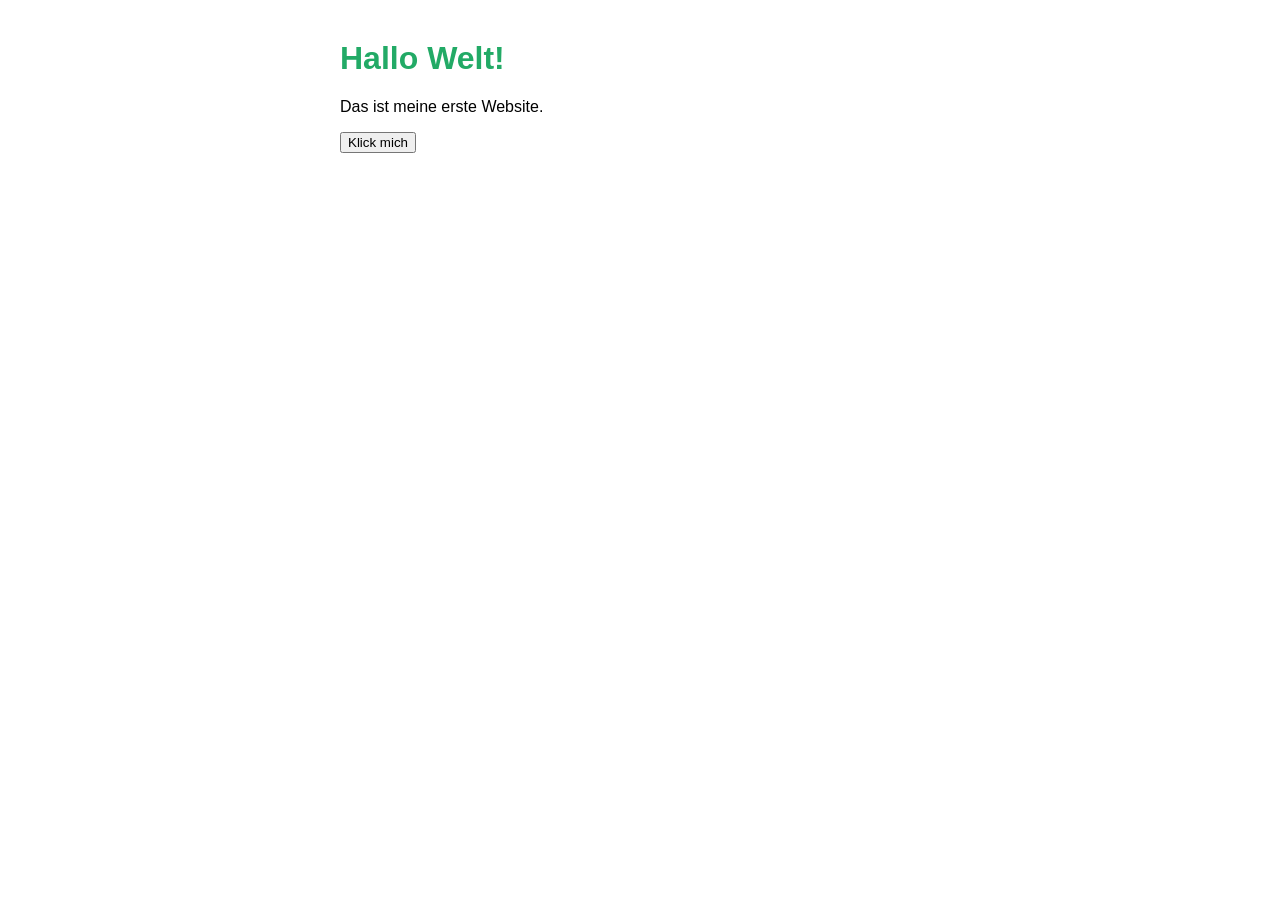
<file: HTMLPage1   fütr website.html>
﻿<!DOCTYPE html>
<html lang="de">
	<head>
		<meta charset="UTF-8">
			<title>Meine Website</title>
			<style>
				body { font-family: sans-serif; max-width: 600px; margin: 40px auto; }
				h1 { color: #2a6; }
			</style>
		</head>
	<body>
		<h1>Hallo Welt!</h1>
		<p>Das ist meine erste Website.</p>
		<button onclick="alert('Hi!')">Klick mich</button>
	</body>
</html>
</file>
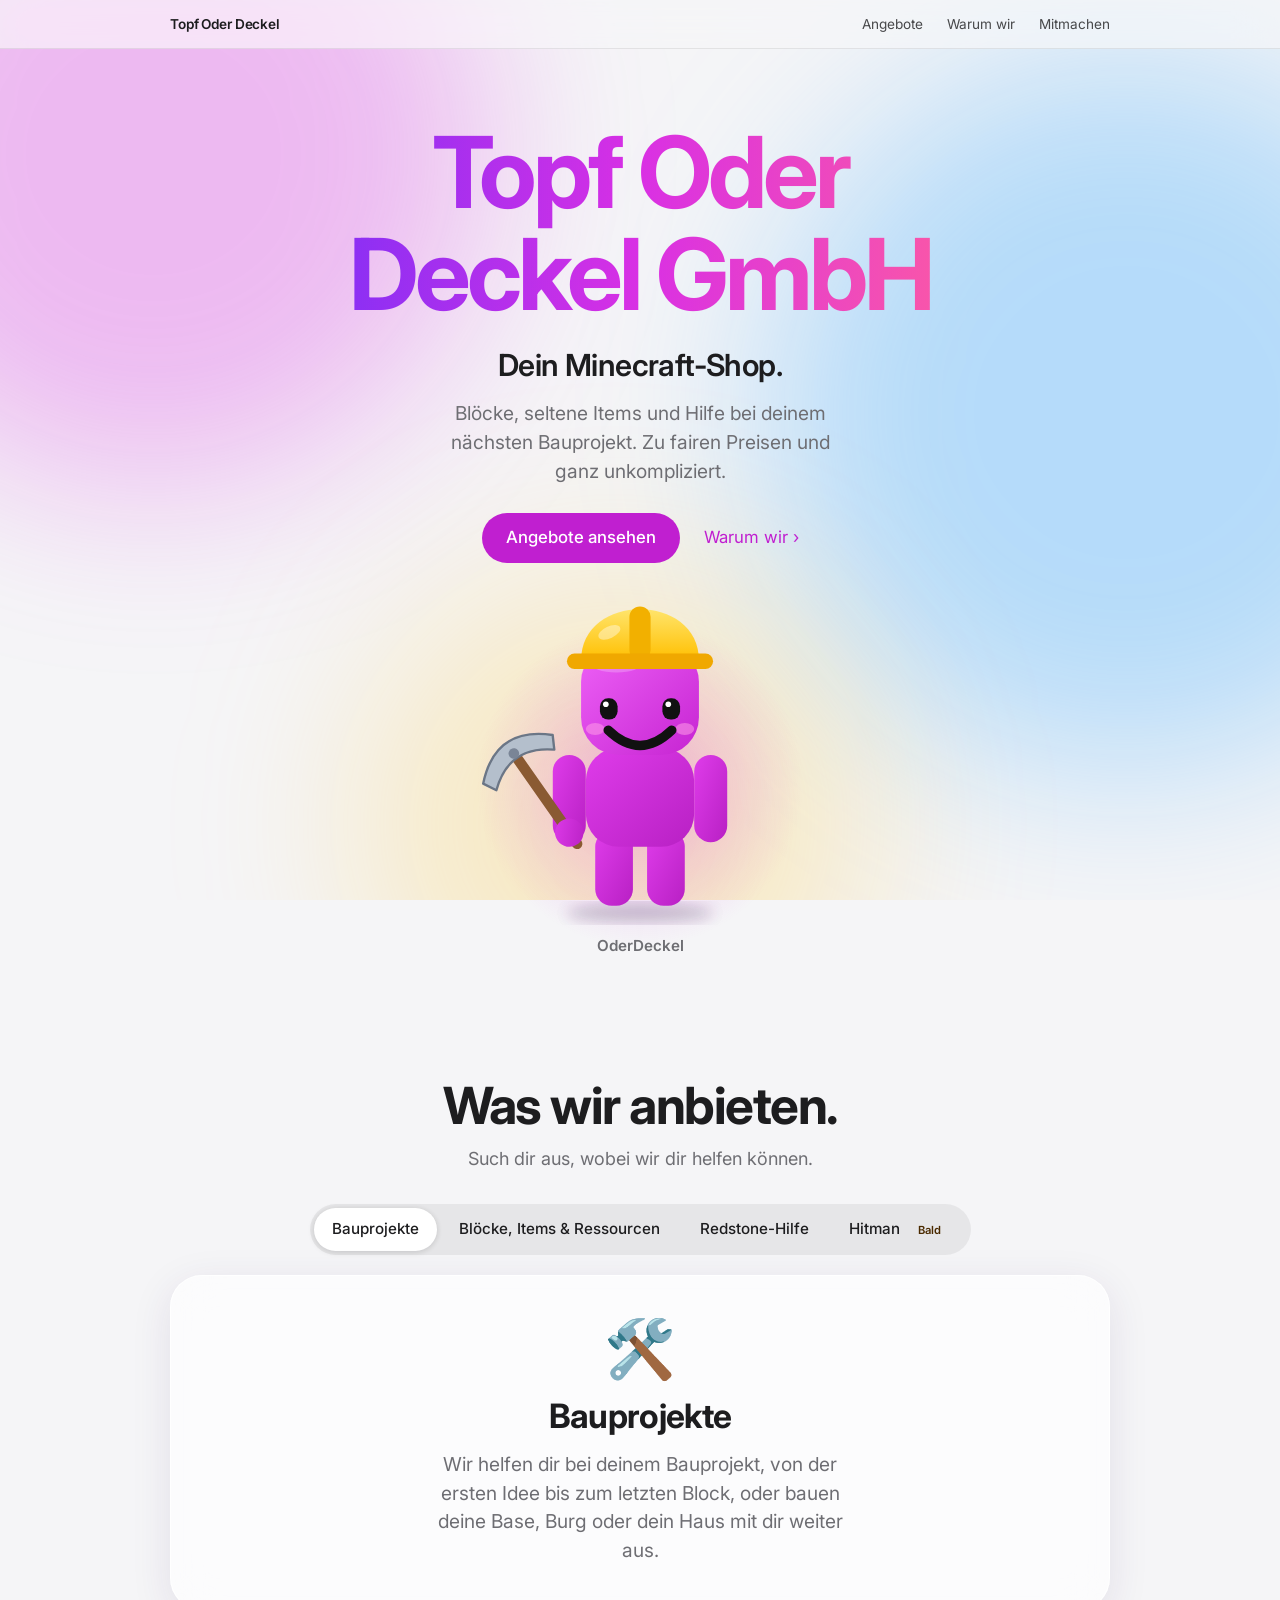
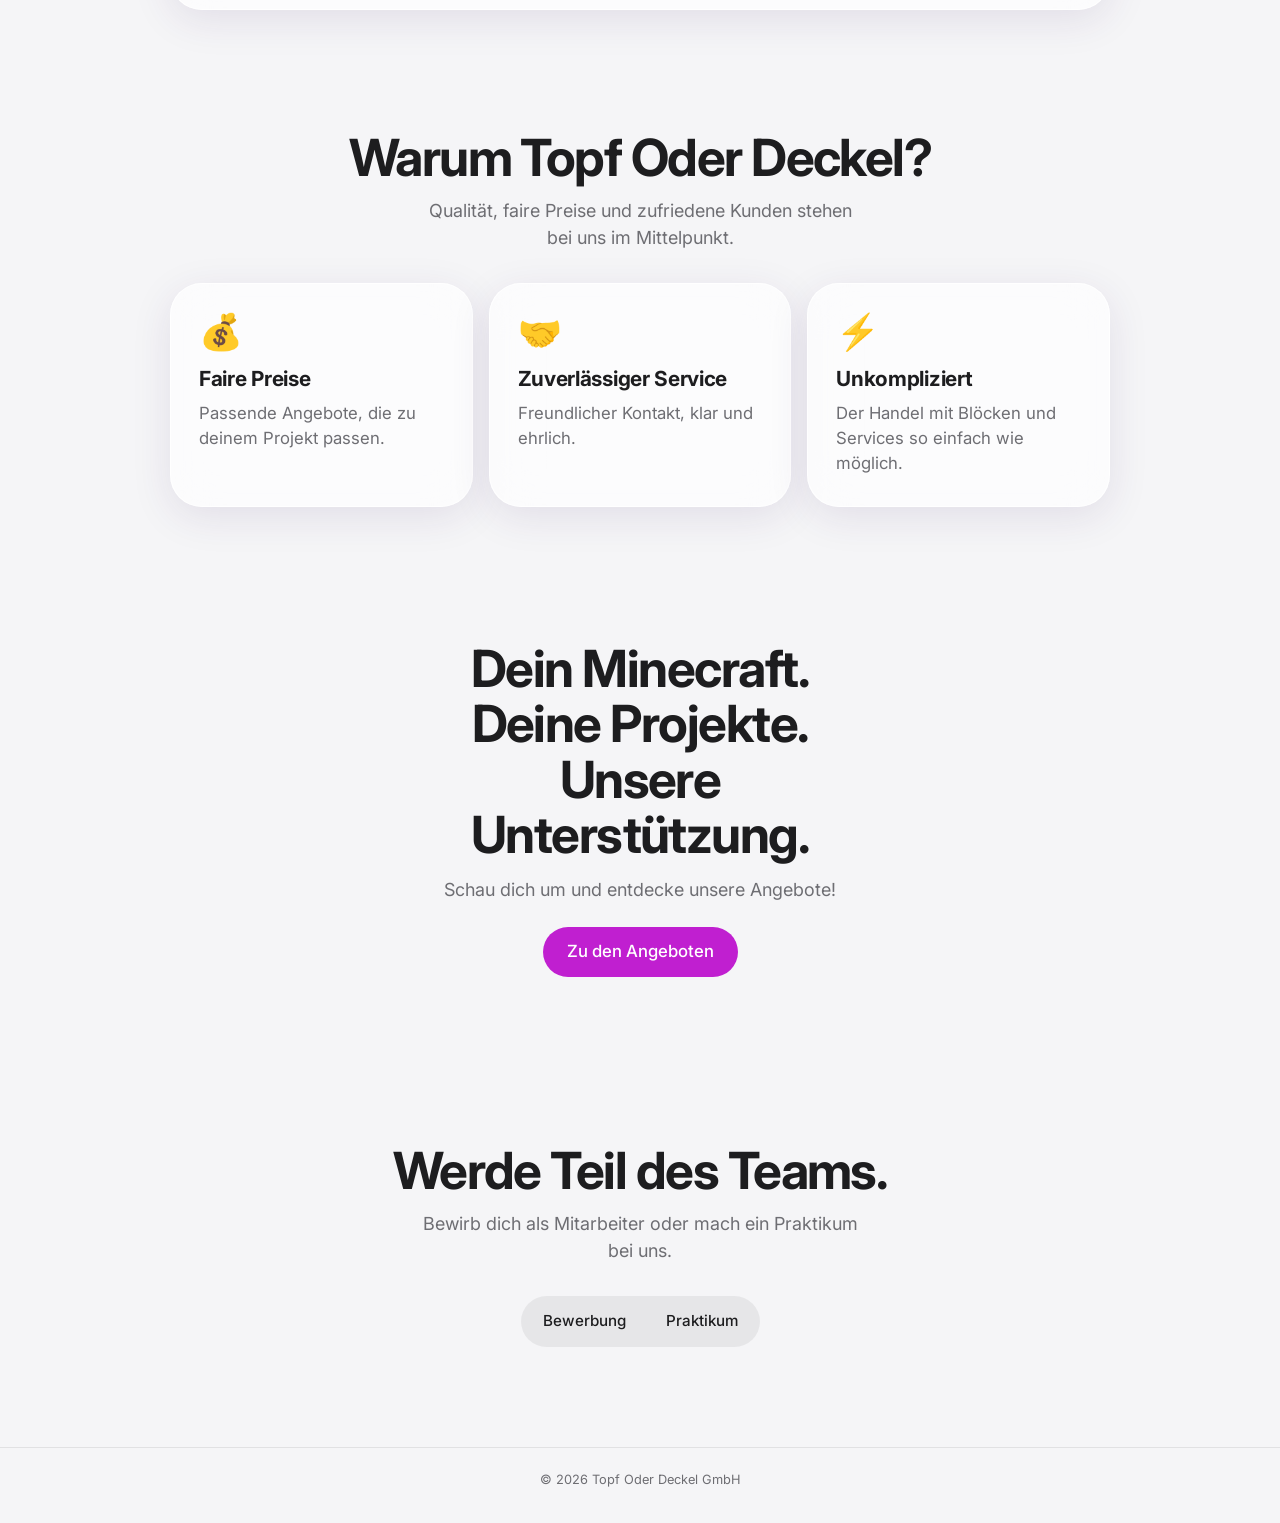
<file: index (1).html>
<!DOCTYPE html>
<html lang="de">
<head>
  <meta charset="UTF-8">
  <meta name="viewport" content="width=device-width, initial-scale=1">
  <title>Topf Oder Deckel GmbH – Dein Minecraft-Shop</title>
  <link rel="preconnect" href="https://fonts.googleapis.com">
  <link rel="preconnect" href="https://fonts.gstatic.com" crossorigin>
  <link href="https://fonts.googleapis.com/css2?family=Inter:wght@400;500;600;700&display=swap" rel="stylesheet">
  <script>document.documentElement.classList.add('js');</script>
  <style>
    :root {
      --akzent: #c01fd0;
      --text: #1d1d1f;
      --grau: #6e6e73;
      --glas: rgba(255, 255, 255, 0.66);
    }
    * { box-sizing: border-box; }
    [hidden] { display: none !important; }
    html { scroll-behavior: smooth; background: #f5f5f7; }
    body {
      margin: 0;
      color: var(--text);
      font-family: -apple-system, BlinkMacSystemFont, "SF Pro Display", "Inter", "Segoe UI", "Helvetica Neue", Arial, sans-serif;
      font-size: 1.125rem;
      line-height: 1.5;
      -webkit-font-smoothing: antialiased;
    }

    /* Weicher Farbverlauf-Hintergrund */
    .hintergrund { position: fixed; inset: 0; z-index: -1; overflow: hidden; background: #f5f5f7; }
    .blob { position: absolute; border-radius: 50%; filter: blur(90px); animation: schweben 18s ease-in-out infinite alternate; }
    .blob.a { width: 52vw; height: 52vw; left: -14vw; top: -14vw; background: rgba(217, 48, 228, .30); }
    .blob.b { width: 56vw; height: 56vw; right: -16vw; top: 6vh; background: rgba(60, 170, 255, .34); animation-delay: -6s; }
    .blob.c { width: 40vw; height: 40vw; left: 28vw; bottom: -14vw; background: rgba(255, 205, 70, .28); animation-delay: -11s; }
    @keyframes schweben { to { transform: translate(4vw, 3vw) scale(1.08); } }

    /* Navigation */
    nav {
      position: sticky; top: 0; z-index: 10;
      background: rgba(245, 245, 247, .72);
      -webkit-backdrop-filter: saturate(180%) blur(20px);
      backdrop-filter: saturate(180%) blur(20px);
      border-bottom: 1px solid rgba(0, 0, 0, .08);
    }
    .nav-innen { max-width: 980px; margin: 0 auto; height: 48px; padding: 0 20px; display: flex; align-items: center; justify-content: space-between; font-size: .85rem; }
    .marke { font-weight: 600; letter-spacing: -.01em; }
    .nav-links { display: flex; gap: 24px; }
    nav a { color: var(--text); text-decoration: none; opacity: .8; }
    nav a:hover { opacity: 1; }

    section { scroll-margin-top: 64px; }
    .breit { max-width: 980px; margin: 0 auto; padding: 0 20px; }

    /* Hero */
    .hero { text-align: center; padding: 72px 20px 24px; }
    h1 {
      font-size: clamp(2.8rem, 10vw, 6.2rem);
      font-weight: 700;
      line-height: 1.03;
      letter-spacing: -.04em;
      margin: 0 auto 18px;
      max-width: 11ch;
      text-wrap: balance;
      background: linear-gradient(90deg, #7b2ff7, #d930e4 50%, #ff5d9e);
      -webkit-background-clip: text; background-clip: text;
      -webkit-text-fill-color: transparent; color: transparent;
    }
    .unter { font-size: clamp(1.3rem, 3.6vw, 1.9rem); font-weight: 600; letter-spacing: -.02em; color: var(--text); margin: 0 0 10px; }
    .lead { color: var(--grau); max-width: 34ch; margin: 0 auto 28px; font-size: 1.2rem; }
    .cta { display: flex; justify-content: center; align-items: center; gap: 24px; flex-wrap: wrap; }
    .pille {
      display: inline-block; background: var(--akzent); color: #fff; text-decoration: none;
      padding: 12px 24px; border-radius: 999px; font-weight: 500; font-size: 1.05rem;
      transition: transform .2s ease, background .2s ease;
    }
    .pille:hover { background: #a519b3; transform: scale(1.03); }
    .link { color: var(--akzent); text-decoration: none; font-size: 1.05rem; }
    .link:hover { text-decoration: underline; }

    /* Figur */
    .buehne { position: relative; width: 330px; max-width: 90vw; margin: 34px auto 0; }
    .buehne::before {
      content: ""; position: absolute; left: 50%; top: 52%; width: 340px; height: 340px; transform: translate(-50%, -50%);
      background: radial-gradient(circle, rgba(217, 48, 228, .32), rgba(217, 48, 228, 0) 68%); z-index: -1;
    }
    .helm { cursor: default; outline: none; }
    .helm:focus-visible { outline: 3px solid var(--akzent); outline-offset: 4px; }
    .figur { display: block; width: 100%; height: auto; overflow: visible; }
    .huepfen { animation: huepfen 2.4s ease-in-out infinite; }
    .schatten { transform-box: fill-box; transform-origin: center; animation: schatten 2.4s ease-in-out infinite; }
    .winken { transform-box: fill-box; transform-origin: 50% 12%; animation: winken 1.1s ease-in-out infinite; }
    .auge { transform-box: fill-box; transform-origin: 50% 50%; animation: blinzeln 4.6s infinite; }
    @keyframes huepfen { 50% { transform: translateY(-9px); } }
    @keyframes schatten { 50% { transform: scale(.88); opacity: .6; } }
    @keyframes winken { 0%, 100% { transform: rotate(-135deg); } 50% { transform: rotate(-166deg); } }
    @keyframes blinzeln { 0%, 92%, 100% { transform: scaleY(1); } 96% { transform: scaleY(.1); } }
    .name { text-align: center; margin: 6px 0 0; font-size: .95rem; font-weight: 600; color: var(--grau); }

    /* Abschnitte */
    .abschnitt { padding: 96px 0 24px; text-align: center; }
    h2 { font-size: clamp(2rem, 5.5vw, 3.2rem); font-weight: 700; letter-spacing: -.03em; line-height: 1.08; margin: 0 0 12px; }
    .abschnitt > .breit > p { color: var(--grau); max-width: 40ch; margin: 0 auto 32px; }

    /* Auswahl als Segment-Schalter */
    .schalter {
      display: flex; gap: 4px; width: fit-content; max-width: 100%; margin: 0 auto 20px;
      padding: 4px; border-radius: 26px; background: rgba(0, 0, 0, .06); flex-wrap: wrap; justify-content: center;
    }
    .schalter::-webkit-scrollbar { display: none; }
    .schalter button {
      font: inherit; font-size: .95rem; font-weight: 500; white-space: nowrap;
      color: var(--text); background: transparent; border: 0; border-radius: 999px; padding: 10px 18px; cursor: pointer;
      transition: background .25s ease, box-shadow .25s ease;
    }
    .schalter button:hover { background: rgba(255, 255, 255, .5); }
    .schalter button[aria-selected="true"] { background: #fff; box-shadow: 0 1px 6px rgba(0, 0, 0, .16); }
    .schalter button:focus-visible { outline: 3px solid var(--akzent); outline-offset: 2px; }

    .glas {
      background: var(--glas);
      -webkit-backdrop-filter: blur(24px) saturate(160%);
      backdrop-filter: blur(24px) saturate(160%);
      border: 1px solid rgba(255, 255, 255, .8);
      border-radius: 32px;
      box-shadow: 0 10px 40px rgba(60, 30, 100, .10);
    }
    .detail { padding: 44px 28px; min-height: 250px; display: flex; flex-direction: column; justify-content: center; align-items: center; }
    .detail .icon { font-size: 3.6rem; line-height: 1; margin-bottom: 14px; }
    .detail h3 { font-size: clamp(1.5rem, 4vw, 2.1rem); letter-spacing: -.02em; margin: 0 0 8px; }
    .detail p { margin: 0; color: var(--grau); max-width: 36ch; font-size: 1.2rem; }
    .detail.neu > * { animation: einblenden .4s ease both; }
    @keyframes einblenden { from { opacity: 0; transform: translateY(8px); } to { opacity: 1; transform: none; } }


    /* Anfrage-Formular */
    .formular { margin-top: 16px; padding: 32px 28px; text-align: left; }
    .formular h3 { font-size: 1.4rem; letter-spacing: -.02em; margin: 0 0 20px; }
    .formular fieldset { border: 0; padding: 0; margin: 0; min-width: 0; }
    .feld { margin-bottom: 18px; }
    .lbl { display: block; font-size: .9rem; font-weight: 600; margin: 0 0 6px; }
    .eingabe {
      width: 100%; font: inherit; font-size: 1rem; color: var(--text);
      background: rgba(255, 255, 255, .9); border: 1px solid rgba(0, 0, 0, .14);
      border-radius: 14px; padding: 12px 14px;
    }
    .eingabe:focus { outline: 3px solid rgba(192, 31, 208, .3); border-color: var(--akzent); }
    textarea.eingabe { min-height: 130px; resize: vertical; }
    .zeile { display: grid; grid-template-columns: 1fr 110px 42px; gap: 8px; margin-bottom: 8px; }
    .weg { font: inherit; font-size: 1.3rem; line-height: 1; background: rgba(0, 0, 0, .06); border: 0; border-radius: 14px; cursor: pointer; color: var(--text); }
    .weg:hover { background: rgba(0, 0, 0, .12); }
    .klein {
      display: inline-block; font: inherit; font-size: .95rem; font-weight: 500; color: var(--text); text-decoration: none;
      background: rgba(0, 0, 0, .06); border: 0; border-radius: 999px; padding: 9px 16px; cursor: pointer;
    }
    .klein:hover { background: rgba(0, 0, 0, .12); }
    button.pille { border: 0; font: inherit; font-weight: 500; font-size: 1.05rem; cursor: pointer; }
    .formular :focus-visible { outline: 3px solid var(--akzent); outline-offset: 2px; }
    .ergebnis { margin-top: 24px; padding-top: 22px; border-top: 1px solid rgba(0, 0, 0, .1); }
    .ergebnis pre { white-space: pre-wrap; word-break: break-word; font: inherit; font-size: 1rem; background: rgba(255, 255, 255, .9); border-radius: 14px; padding: 16px; margin: 0 0 14px; }
    .aktionen { display: flex; gap: 12px; align-items: center; flex-wrap: wrap; }
    .kopiert { color: var(--akzent); font-weight: 600; margin: 0; }
    .tag { display: inline-block; font-size: .7rem; font-weight: 600; background: var(--gelb); color: #4a2a00; border-radius: 999px; padding: 2px 8px; margin-left: 6px; }
    .bald { background: var(--gelb); color: #4a2a00; font-weight: 600; border-radius: 14px; padding: 12px 16px; margin: 0 0 20px; }
    .haken { display: flex; gap: 10px; align-items: flex-start; font-size: 1rem; cursor: pointer; }
    .haken input { width: 20px; height: 20px; margin-top: 3px; accent-color: var(--akzent); flex: none; }
    .eingabe:disabled { opacity: .55; cursor: not-allowed; }
    button.pille:disabled { background: #b8b8c0; cursor: not-allowed; transform: none; }
    .preis { display: grid; grid-template-columns: 1fr 160px; gap: 8px; }
    .hinweis { color: var(--grau); font-size: .9rem; margin: 8px 0 0; }
    .karten { display: grid; gap: 16px; grid-template-columns: repeat(auto-fit, minmax(240px, 1fr)); text-align: left; }
    .karte { padding: 30px 28px; }
    .karte .icon { font-size: 2.2rem; line-height: 1; margin-bottom: 14px; }
    .karte h3 { font-size: 1.3rem; letter-spacing: -.015em; margin: 0 0 6px; }
    .karte p { margin: 0; color: var(--grau); font-size: 1.05rem; }

    .schluss { text-align: center; padding: 110px 20px 70px; }
    .schluss h2 { max-width: 14ch; margin: 0 auto 14px; text-wrap: balance; }
    .schluss p { color: var(--grau); margin: 0 0 24px; }
    footer { text-align: center; color: var(--grau); font-size: .8rem; padding: 22px 20px 34px; border-top: 1px solid rgba(0, 0, 0, .08); }

    .js .zeigen { opacity: 0; transform: translateY(26px); transition: opacity .8s cubic-bezier(.2, .7, .2, 1), transform .8s cubic-bezier(.2, .7, .2, 1); }
    .js .zeigen.sichtbar { opacity: 1; transform: none; }
    @media (max-width: 560px) { .nav-links { gap: 16px; } .hero { padding-top: 48px; } }
    .ploppen { animation: plop .4s cubic-bezier(.2, .9, .3, 1.15) both; }
    @keyframes plop { from { opacity: 0; transform: translateY(16px) scale(.94); } to { opacity: 1; transform: none; } }
    @media (prefers-reduced-motion: reduce) {
      html { scroll-behavior: auto; }
      * { animation: none !important; transition: none !important; }
      .js .zeigen { opacity: 1; transform: none; }
    }
  </style>
</head>
<body>
  <div class="hintergrund" aria-hidden="true"><div class="blob a"></div><div class="blob b"></div><div class="blob c"></div></div>

  <nav>
    <div class="nav-innen">
      <span class="marke">Topf Oder Deckel</span>
      <div class="nav-links"><a href="#angebote">Angebote</a><a href="#warum">Warum wir</a><a href="#mitmachen">Mitmachen</a></div>
    </div>
  </nav>

  <header class="hero">
    <h1>Topf Oder Deckel GmbH</h1>
    <p class="unter">Dein Minecraft-Shop.</p>
    <p class="lead">Blöcke, seltene Items und Hilfe bei deinem nächsten Bauprojekt. Zu fairen Preisen und ganz unkompliziert.</p>
    <div class="cta"><a class="pille" href="#angebote">Angebote ansehen</a><a class="link" href="#warum">Warum wir ›</a></div>

    <div class="buehne">
      <svg class="figur" viewBox="-140 -262 280 282" role="img" aria-label="OderDeckel mit Bauarbeiterhelm und Spitzhacke">
        <defs>
          <linearGradient id="kopf" x1="0" y1="0" x2="1" y2="1"><stop offset="0" stop-color="#ee62f7"/><stop offset="1" stop-color="#c624d2"/></linearGradient>
          <linearGradient id="koerper" x1="0" y1="0" x2="1" y2="1"><stop offset="0" stop-color="#df3cea"/><stop offset="1" stop-color="#b820c4"/></linearGradient>
          <linearGradient id="helm" x1="0" y1="0" x2="0" y2="1"><stop offset="0" stop-color="#ffe46b"/><stop offset="1" stop-color="#ffbf00"/></linearGradient>
          <filter id="weich"><feGaussianBlur stdDeviation="6"/></filter>
        </defs>
        <ellipse class="schatten" cx="0" cy="6" rx="62" ry="8" fill="#2b1040" opacity=".22" filter="url(#weich)"/>
        <g class="huepfen">
          <rect x="-38" y="-64" width="32" height="64" rx="14" fill="url(#koerper)"/>
          <rect x="6" y="-64" width="32" height="64" rx="14" fill="url(#koerper)"/>
          <rect x="-74" y="-128" width="28" height="74" rx="14" fill="url(#koerper)"/>
          <rect x="-46" y="-134" width="92" height="84" rx="28" fill="url(#koerper)"/>
          <g class="winken"><rect x="46" y="-128" width="28" height="74" rx="14" fill="url(#koerper)"/></g>
          <g transform="translate(-60 -62) rotate(-35)">
            <rect x="-4.5" y="-86" width="9" height="102" rx="4.5" fill="#8a5a32"/>
            <path d="M-36 -76 Q0 -110 36 -76 L30 -65 Q0 -90 -30 -65 Z" fill="#b4bfcc" stroke="#6b7686" stroke-width="2" stroke-linejoin="round"/>
            <circle cx="0" cy="-82" r="4.5" fill="#7a8596"/>
            <circle cx="0" cy="0" r="12" fill="url(#koerper)"/>
          </g>
          <rect x="-50" y="-222" width="100" height="94" rx="32" fill="url(#kopf)"/>
          <ellipse cx="-20" cy="-206" rx="22" ry="8" fill="#fff" opacity=".22"/>
          <a class="helm" href="freikaufen.html" aria-label="Geheimer Link"><path d="M-50 -208 C-50 -266 50 -266 50 -208 Z" fill="url(#helm)"/>
          <rect x="-9" y="-254" width="18" height="46" rx="9" fill="#f2b000"/>
          <ellipse cx="-26" cy="-232" rx="10" ry="5" fill="#fff" opacity=".4" transform="rotate(-25 -26 -232)"/>
          <rect x="-62" y="-214" width="124" height="13" rx="6.5" fill="#f0a800"/></a>
          <g class="auge"><rect x="-34" y="-176" width="15" height="18" rx="7" fill="#111"/><circle cx="-29" cy="-171" r="2.4" fill="#fff"/></g>
          <g class="auge"><rect x="19" y="-176" width="15" height="18" rx="7" fill="#111"/><circle cx="24" cy="-171" r="2.4" fill="#fff"/></g>
          <ellipse cx="-38" cy="-150" rx="8" ry="5" fill="#ff9ae8" opacity=".55"/>
          <ellipse cx="38" cy="-150" rx="8" ry="5" fill="#ff9ae8" opacity=".55"/>
          <path d="M-27 -149 Q0 -123 27 -149" fill="none" stroke="#111" stroke-width="8" stroke-linecap="round"/>
        </g>
      </svg>
      <p class="name">OderDeckel</p>
    </div>
  </header>

  <main>
    <section id="angebote" class="abschnitt">
      <div class="breit zeigen">
        <h2>Was wir anbieten.</h2>
        <p>Such dir aus, wobei wir dir helfen können.</p>
        <div class="schalter" role="tablist" aria-label="Angebote">
          <button type="button" role="tab" aria-selected="true" data-modus="aufgabe" data-kanal="bauprojekte" data-icon="🛠️" data-titel="Bauprojekte" data-text="Wir helfen dir bei deinem Bauprojekt, von der ersten Idee bis zum letzten Block, oder bauen deine Base, Burg oder dein Haus mit dir weiter aus.">Bauprojekte</button>
          <button type="button" role="tab" aria-selected="false" data-modus="material" data-kanal="material" data-icon="🧱" data-titel="Blöcke, Items &amp; Ressourcen" data-text="Verschiedene Blöcke und Baumaterialien, nützliche Items und gesammelte Ressourcen. Wir sammeln sie für dich, damit du direkt weiterbauen kannst.">Blöcke, Items &amp; Ressourcen</button>
          <button type="button" role="tab" aria-selected="false" data-modus="aufgabe" data-kanal="redstone" data-icon="🔴" data-titel="Redstone-Hilfe" data-text="Hilfe bei Redstone-Schaltungen, automatischen Türen, Farmen und Maschinen.">Redstone-Hilfe</button>
          <button type="button" role="tab" aria-selected="false" data-modus="hitman" data-kanal="hitman" data-icon="🎯" data-titel="Hitman (Coming soon)" data-text="Hitman-Aufträge in Minecraft: Nenne dein Ziel und deine Preisvorstellung. Coming soon, bald kannst du hier bestellen!">Hitman <span class="tag">Bald</span></button>
        </div>
        <div id="detail" class="glas detail" role="tabpanel" aria-live="polite">
          <div class="icon">🛠️</div>
          <h3>Bauprojekte</h3>
          <p>Wir helfen dir bei deinem Bauprojekt, von der ersten Idee bis zum letzten Block, oder bauen deine Base, Burg oder dein Haus mit dir weiter aus.</p>
        </div>

        <form id="anfrage" class="glas formular" hidden>
          <h3>Deine Anfrage: <span id="anfrage-titel">Bauprojekte</span></h3>
          <p id="bald" class="bald" hidden>🔒 Coming soon: Hitman-Aufträge sind bald verfügbar. Bestellen ist noch nicht möglich.</p>
          <div class="feld">
            <label class="lbl" for="mcname">Dein Minecraft-Name</label>
            <input class="eingabe" id="mcname" name="mcname" autocomplete="off" maxlength="32" required>
          </div>

          <fieldset id="feld-aufgabe">
            <div class="feld">
              <label class="lbl" for="aufgabe">Was sollen wir für dich tun?</label>
              <textarea class="eingabe" id="aufgabe" name="aufgabe" placeholder="Beschreibe deine Aufgabe, zum Beispiel: Ich möchte ein Haus aus Holz bauen, 20 mal 20 Blöcke groß." maxlength="1500" required></textarea>
            </div>
          </fieldset>

          <fieldset id="feld-material" hidden disabled>
            <div class="feld">
              <span class="lbl">Was brauchst du?</span>
              <div id="zeilen"></div>
              <button type="button" class="klein" id="mehr">+ Weitere Zeile</button>
              <p class="hinweis" id="dia-hinweis" hidden>💎 <strong>Diamanten kaufen:</strong> 8 Diamanten = 1 Cent</p>
            </div>
          </fieldset>

          <fieldset id="feld-hitman" hidden disabled>
            <div class="feld">
              <label class="lbl" for="ziel">Name des Ziels (Minecraft-Name)</label>
              <input class="eingabe" id="ziel" name="ziel" maxlength="32" placeholder="Minecraft-Name des Spielers" autocomplete="off">
            </div>
          </fieldset>

          <div class="feld" id="feld-preis">
            <label class="lbl" for="preis">Deine Preisvorstellung (optional)</label>
            <div class="preis">
              <input class="eingabe" id="preis" name="preis" type="number" min="0" max="100000" step="1" placeholder="Betrag">
              <select class="eingabe" id="einheit" name="einheit" aria-label="Einheit"><option value="Diamanten">Diamanten</option><option value="Cent">Cent</option></select>
            </div>
            <p class="hinweis"><strong>Kurs:</strong> 16 Diamanten = 1 Cent</p>
            <p class="hinweis">Schreib uns, was du dafür bezahlen möchtest. Wir melden uns mit einem Angebot.</p>
          </div>

          <input type="text" id="website" name="website" tabindex="-1" autocomplete="off" aria-hidden="true" style="position:absolute;left:-9999px">
          <button type="submit" class="pille">Anfrage erstellen</button>

          <div id="ergebnis" class="ergebnis" hidden>
            <span class="lbl" id="status" aria-live="polite"></span>
            <pre id="text"></pre>
            <div class="aktionen">
              <button type="button" class="pille" id="kopieren">Anfrage kopieren</button>
              <p id="kopiert" class="kopiert" hidden>Kopiert!</p>
            </div>
          </div>
          <datalist id="bloecke">
            <option value="Eichenholz"><option value="Birkenholz"><option value="Stein"><option value="Bruchstein"><option value="Ziegelsteine">
            <option value="Glas"><option value="Sand"><option value="Erde"><option value="Eisenbarren"><option value="Goldbarren">
            <option value="Diamant"><option value="Smaragd"><option value="Redstone"><option value="Lapislazuli"><option value="Obsidian"><option value="Kohle">
          </datalist>
        </form>
      </div>
    </section>

    <section id="warum" class="abschnitt">
      <div class="breit zeigen">
        <h2>Warum Topf Oder Deckel?</h2>
        <p>Qualität, faire Preise und zufriedene Kunden stehen bei uns im Mittelpunkt.</p>
        <div class="karten">
          <div class="karte glas"><div class="icon">💰</div><h3>Faire Preise</h3><p>Passende Angebote, die zu deinem Projekt passen.</p></div>
          <div class="karte glas"><div class="icon">🤝</div><h3>Zuverlässiger Service</h3><p>Freundlicher Kontakt, klar und ehrlich.</p></div>
          <div class="karte glas"><div class="icon">⚡</div><h3>Unkompliziert</h3><p>Der Handel mit Blöcken und Services so einfach wie möglich.</p></div>
        </div>
      </div>
    </section>


    <section class="schluss zeigen">
      <h2>Dein Minecraft. Deine Projekte. Unsere Unterstützung.</h2>
      <p>Schau dich um und entdecke unsere Angebote!</p>
      <a class="pille" href="#angebote">Zu den Angeboten</a>
    </section>

    <section id="mitmachen" class="abschnitt" style="padding-bottom:80px">
      <div class="breit zeigen">
        <h2>Werde Teil des Teams.</h2>
        <p>Bewirb dich als Mitarbeiter oder mach ein Praktikum bei uns.</p>
        <div class="schalter" role="tablist" aria-label="Mitmachen">
          <button type="button" role="tab" aria-selected="false" data-modus="bewerbung" data-icon="💼" data-titel="Bewerbung als Mitarbeiter" data-text="Du willst im Team der Topf Oder Deckel GmbH mitarbeiten? Erzähl uns von dir und bewirb dich als Mitarbeiter. Voraussetzung: ein 1-tägiges Praktikum vorher. Nach deiner Bewerbung folgt noch eine halbstündige Ausbildung.">Bewerbung</button>
          <button type="button" role="tab" aria-selected="false" data-modus="praktikum" data-icon="🎓" data-titel="Praktikum" data-text="Du willst erst mal reinschnuppern? Mach ein Praktikum bei uns und lerne Bauen, Redstone und den Shop kennen.">Praktikum</button>
        </div>
        <div id="detail2" class="glas detail" role="tabpanel" aria-live="polite" hidden>
          <div class="icon">💼</div>
          <h3>Bewerbung als Mitarbeiter</h3>
          <p>Du willst im Team der Topf Oder Deckel GmbH mitarbeiten? Erzähl uns von dir und bewirb dich als Mitarbeiter. Voraussetzung: ein 1-tägiges Praktikum vorher. Nach deiner Bewerbung folgt noch eine halbstündige Ausbildung.</p>
        </div>

        <form id="mitmachen-form" class="glas formular" hidden>
          <h3><span id="m-prefix">Deine</span> <span id="m-titel">Bewerbung als Mitarbeiter</span></h3>
          <div class="feld">
            <label class="lbl" for="m-mcname">Dein Minecraft-Name</label>
            <input class="eingabe" id="m-mcname" autocomplete="off" maxlength="32" required>
          </div>
          <div class="feld">
            <label class="lbl" for="m-dc">Dein Discord-Name (optional, damit wir dich erreichen)</label>
            <input class="eingabe" id="m-dc" maxlength="40" autocomplete="off">
          </div>

          <fieldset id="feld-bewerbung">
            <p class="bald">ℹ️ Vor deiner Bewerbung musst du ein <strong>1-tägiges Praktikum</strong> bei uns gemacht haben. Nach deiner Bewerbung musst du noch eine <strong>halbstündige Ausbildung</strong> machen.</p>
            <div class="feld">
              <label class="haken"><input type="checkbox" id="b-praktikum" required> Ich habe bereits ein 1-tägiges Praktikum bei euch gemacht.</label>
            </div>
            <div class="feld">
              <label class="lbl" for="b-warum">Warum möchtest du bei uns mitarbeiten?</label>
              <textarea class="eingabe" id="b-warum" maxlength="1200" required></textarea>
            </div>
            <div class="feld">
              <label class="lbl" for="b-erfahrung">Deine Erfahrung in Minecraft (Bauen, Redstone, Handel ...)</label>
              <textarea class="eingabe" id="b-erfahrung" maxlength="1200" required></textarea>
            </div>
            <div class="feld">
              <label class="lbl" for="b-zeit">Wie viel Zeit hast du pro Woche?</label>
              <input class="eingabe" id="b-zeit" maxlength="60" placeholder="z. B. 5 Stunden" required>
            </div>
          </fieldset>

          <fieldset id="feld-praktikum" hidden disabled>
            <div class="feld">
              <label class="lbl" for="p-dauer">Dauer des Praktikums</label>
              <select class="eingabe" id="p-dauer"><option>1 Tag</option><option>2 Tage</option><option>3 Tage</option></select>
            </div>
            <div class="feld">
              <label class="lbl" for="p-bereich">Wunschbereich</label>
              <select class="eingabe" id="p-bereich"><option>Bauen</option><option>Redstone</option><option>Ressourcen &amp; Shop</option><option>Egal, ich lasse mich überraschen</option></select>
            </div>
            <div class="feld">
              <label class="lbl" for="p-start">Gewünschter Start</label>
              <input class="eingabe" id="p-start" maxlength="60" placeholder="z. B. nächste Woche oder 20.11." required>
            </div>
            <div class="feld">
              <label class="lbl" for="p-warum">Warum möchtest du ein Praktikum machen?</label>
              <textarea class="eingabe" id="p-warum" maxlength="1200" required></textarea>
            </div>
          </fieldset>

          <input type="text" id="m-website" tabindex="-1" autocomplete="off" aria-hidden="true" style="position:absolute;left:-9999px">
          <button type="submit" class="pille">Bewerbung abschicken</button>

          <div id="m-ergebnis" class="ergebnis" hidden>
            <span class="lbl" id="m-status" aria-live="polite"></span>
            <pre id="m-text"></pre>
            <div class="aktionen">
              <button type="button" class="pille" id="m-kopieren">Text kopieren</button>
              <p id="m-kopiert" class="kopiert" hidden>Kopiert!</p>
            </div>
          </div>
        </form>
      </div>
    </section>

  </main>

  <footer>© 2026 Topf Oder Deckel GmbH</footer>

  <script>
    var tabs = document.querySelectorAll('#angebote .schalter button');
    var detail = document.getElementById('detail');
    tabs.forEach(function (b) {
      b.addEventListener('click', function () {
        var f = document.getElementById('anfrage');
        if (b.getAttribute('aria-selected') === 'true' && !f.hidden) { // erneuter Klick klappt das Formular zu
          f.hidden = true;
          return;
        }
        tabs.forEach(function (x) { x.setAttribute('aria-selected', 'false'); });
        b.setAttribute('aria-selected', 'true');
        detail.innerHTML = '<div class="icon">' + b.dataset.icon + '</div><h3>' + b.dataset.titel + '</h3><p>' + b.dataset.text + '</p>';
        detail.classList.remove('neu'); void detail.offsetWidth; detail.classList.add('neu');
        modus(b);
        f.hidden = false;
        f.classList.remove('ploppen'); void f.offsetWidth; f.classList.add('ploppen');
        f.scrollIntoView({ behavior: 'smooth', block: 'nearest' });
      });
    });
    var beobachter = new IntersectionObserver(function (eintraege) {
      eintraege.forEach(function (e) { if (e.isIntersecting) { e.target.classList.add('sichtbar'); beobachter.unobserve(e.target); } });
    }, { threshold: 0.15 });
    document.querySelectorAll('.zeigen').forEach(function (el) { beobachter.observe(el); });

    // ---- Anfrage-Formular ----
    // Discord: pro Reiter ein eigener Bot in einem eigenen Kanal.
    // Trage zwischen den Anführungszeichen die Webhook-URL des jeweiligen Kanals ein.
    var DISCORD_WEBHOOKS = {
      bauprojekte: '',
      material: '',
      redstone: '',
      hitman: '',
      bewerbung: '',
      praktikum: ''
    };
    // Name, unter dem der jeweilige Bot in Discord schreibt.
    var BOT_NAMEN = {
      bauprojekte: 'Bauprojekte-Bot',
      material: 'Material-Bot',
      redstone: 'Redstone-Bot',
      hitman: 'Hitman-Bot',
      bewerbung: 'Bewerbungs-Bot',
      praktikum: 'Praktikums-Bot'
    };
    // Reserve: Wird genommen, solange bei einem Reiter oben nichts eingetragen ist.
    var DISCORD_STANDARD = 'https://discord.com/api/webhooks/1569667931376320572/uk2-K4RnN9vdh7ACTNDnA32K02JCAUUnMR5Qd3jROqkiQZzM3TThJJU5QugEVVoqv9H0';

    var form = document.getElementById('anfrage');
    var feldAufgabe = document.getElementById('feld-aufgabe');
    var feldMaterial = document.getElementById('feld-material');
    var feldHitman = document.getElementById('feld-hitman');
    var zeilen = document.getElementById('zeilen');
    var ergebnis = document.getElementById('ergebnis');
    var aktuell = { titel: '', modus: 'aufgabe' };

    function modus(b) {
      aktuell.titel = b.dataset.titel;
      aktuell.modus = b.dataset.modus;
      aktuell.kanal = b.dataset.kanal;
      document.getElementById('anfrage-titel').textContent = aktuell.titel;
      var art = aktuell.modus;
      var bald = art === 'hitman';
      feldAufgabe.hidden = art !== 'aufgabe'; feldAufgabe.disabled = art !== 'aufgabe';
      feldMaterial.hidden = art !== 'material'; feldMaterial.disabled = art !== 'material';
      feldHitman.hidden = !bald; // bleibt gesperrt (Coming soon)
      ['mcname', 'preis', 'einheit'].forEach(function (id) { document.getElementById(id).disabled = bald; });
      var absenden = form.querySelector('button[type=submit]');
      absenden.disabled = bald;
      absenden.textContent = bald ? 'Bald verfügbar' : 'Anfrage erstellen';
      document.getElementById('bald').hidden = !bald;
      ergebnis.hidden = true;
    }

    function pruefeDia() {
      var dia = Array.prototype.some.call(zeilen.querySelectorAll('[name=item]'), function (i) { return /diamant/i.test(i.value); });
      document.getElementById('dia-hinweis').hidden = !dia;
      return dia;
    }
    zeilen.addEventListener('input', pruefeDia);

    function neueZeile() {
      var z = document.createElement('div');
      z.className = 'zeile';
      z.innerHTML =
        '<input class="eingabe" name="item" list="bloecke" maxlength="60" placeholder="Block oder Item, z. B. Eichenholz" aria-label="Block oder Item" required>' +
        '<input class="eingabe" name="anzahl" type="number" min="1" max="100000" step="1" placeholder="Anzahl" aria-label="Anzahl" required>' +
        '<button type="button" class="weg" aria-label="Zeile entfernen">×</button>';
      z.querySelector('.weg').addEventListener('click', function () { if (zeilen.children.length > 1) { z.remove(); pruefeDia(); } });
      zeilen.appendChild(z);
    }
    neueZeile();
    document.getElementById('mehr').addEventListener('click', neueZeile);
    modus(tabs[0]);

    form.addEventListener('submit', function (e) {
      e.preventDefault();
      if (aktuell.modus === 'hitman') return;
      var v = function (id) { return document.getElementById(id).value.trim(); };
      var t = 'Anfrage an die Topf Oder Deckel GmbH\n\nAngebot: ' + aktuell.titel +
              '\nMinecraft-Name: ' + v('mcname') + '\n\n';
      if (aktuell.modus === 'material') {
        t += 'Benötigt:\n';
        Array.prototype.forEach.call(zeilen.children, function (z) {
          var item = z.querySelector('[name=item]').value.trim();
          var anzahl = z.querySelector('[name=anzahl]').value;
          if (item && anzahl) t += '- ' + anzahl + '× ' + item + '\n';
        });
        if (pruefeDia()) t += '\nDiamanten-Kurs: 8 Diamanten = 1 Cent\n';
      } else {
        t += 'Aufgabe:\n' + document.getElementById('aufgabe').value.trim() + '\n';
      }
      var preis = document.getElementById('preis').value;
      if (preis) {
        var einheit = document.getElementById('einheit').value;
        if (einheit === 'Diamanten' && Number(preis) === 1) einheit = 'Diamant';
        t += '\n\nPreisvorstellung: ' + preis + ' ' + einheit;
      }
      t = t.trim();
      document.getElementById('text').textContent = t;
      var name = document.getElementById('mcname').value.trim();
      var status = document.getElementById('status');
      var senden = form.querySelector('button[type=submit]');
      var zeigen = function (text) {
        status.textContent = text;
        ergebnis.hidden = false;
        ergebnis.scrollIntoView({ behavior: 'smooth', block: 'nearest' });
      };
      var hook = DISCORD_WEBHOOKS[aktuell.kanal] || DISCORD_STANDARD;
      if (!hook) { zeigen('Fertig! Kopiere den Text und schick ihn uns:'); return; }
      if (document.getElementById('website').value) return; // Spam-Falle
      senden.disabled = true;
      fetch(hook, {
        method: 'POST',
        headers: { 'Content-Type': 'application/json' },
        body: JSON.stringify({
          username: BOT_NAMEN[aktuell.kanal] || 'Topf Oder Deckel Shop',
          allowed_mentions: { parse: [] },
          content: '🔔 Neue Anfrage von ' + name,
          embeds: [{ title: 'Anfrage: ' + aktuell.titel, description: t.slice(0, 3500), color: 14233828, timestamp: new Date().toISOString() }]
        })
      }).then(function (r) {
        if (!r.ok) throw new Error(r.status);
        zeigen('Deine Anfrage wurde gesendet. Wir melden uns bei dir! Hier eine Kopie:');
      }).catch(function () {
        zeigen('Senden hat nicht geklappt. Kopiere die Anfrage und schick sie uns:');
      }).then(function () {
        setTimeout(function () { if (aktuell.modus !== 'hitman') senden.disabled = false; }, 30000);
      });
    });

    document.getElementById('kopieren').addEventListener('click', function () {
      var pre = document.getElementById('text');
      var fertig = function () {
        var k = document.getElementById('kopiert');
        k.hidden = false;
        setTimeout(function () { k.hidden = true; }, 2000);
      };
      var auswaehlen = function () {
        var r = document.createRange(); r.selectNodeContents(pre);
        var sel = window.getSelection(); sel.removeAllRanges(); sel.addRange(r);
        document.execCommand('copy'); fertig();
      };
      if (navigator.clipboard) navigator.clipboard.writeText(pre.textContent).then(fertig, auswaehlen);
      else auswaehlen();
    });

    // ---- Bewerbung und Praktikum (Bereich ganz unten) ----
    var tabs2 = document.querySelectorAll('#mitmachen .schalter button');
    var detail2 = document.getElementById('detail2');
    var form2 = document.getElementById('mitmachen-form');
    var m = { modus: 'bewerbung', kanal: 'bewerbung', titel: 'Bewerbung als Mitarbeiter' };

    function wechsel2(b) {
      if (b.getAttribute('aria-selected') === 'true') {
        tabs2.forEach(function (x) { x.setAttribute('aria-selected', 'false'); });
        detail2.hidden = true; form2.hidden = true;
        return;
      }
      m.modus = b.dataset.modus; m.kanal = b.dataset.modus; m.titel = b.dataset.titel;
      var bew = m.modus === 'bewerbung';
      var fb = document.getElementById('feld-bewerbung'), fp = document.getElementById('feld-praktikum');
      fb.hidden = !bew; fb.disabled = !bew;
      fp.hidden = bew; fp.disabled = bew;
      document.getElementById('m-prefix').textContent = bew ? 'Deine' : 'Dein';
      document.getElementById('m-titel').textContent = m.titel;
      form2.querySelector('button[type=submit]').textContent = bew ? 'Bewerbung abschicken' : 'Praktikumsanfrage abschicken';
      document.getElementById('m-ergebnis').hidden = true;
      tabs2.forEach(function (x) { x.setAttribute('aria-selected', x === b ? 'true' : 'false'); });
      detail2.innerHTML = '<div class="icon">' + b.dataset.icon + '</div><h3>' + b.dataset.titel + '</h3><p>' + b.dataset.text + '</p>';
      detail2.hidden = false; form2.hidden = false;
      [detail2, form2].forEach(function (el) { el.classList.remove('ploppen'); void el.offsetWidth; el.classList.add('ploppen'); });
      detail2.scrollIntoView({ behavior: 'smooth', block: 'nearest' });
    }
    tabs2.forEach(function (b) { b.addEventListener('click', function () { wechsel2(b); }); });

    form2.addEventListener('submit', function (e) {
      e.preventDefault();
      var v = function (id) { return document.getElementById(id).value.trim(); };
      var bew = m.modus === 'bewerbung';
      var t = (bew ? 'Bewerbung als Mitarbeiter' : 'Praktikumsanfrage') + ' bei der Topf Oder Deckel GmbH\n\n' +
              'Minecraft-Name: ' + v('m-mcname') + '\n' + (v('m-dc') ? 'Discord: ' + v('m-dc') + '\n' : '') + '\n';
      if (bew) {
        t += 'Praktikum (1 Tag) absolviert: ja\n\nWarum bei uns:\n' + v('b-warum') + '\n\nErfahrung:\n' + v('b-erfahrung') + '\n\nZeit pro Woche: ' + v('b-zeit');
      } else {
        t += 'Dauer: ' + v('p-dauer') + '\nWunschbereich: ' + v('p-bereich') + '\nGewünschter Start: ' + v('p-start') + '\n\nWarum ein Praktikum:\n' + v('p-warum');
      }
      document.getElementById('m-text').textContent = t;
      var status = document.getElementById('m-status');
      var erg = document.getElementById('m-ergebnis');
      var senden = form2.querySelector('button[type=submit]');
      var zeigen = function (text) {
        status.textContent = text; erg.hidden = false;
        erg.scrollIntoView({ behavior: 'smooth', block: 'nearest' });
      };
      var hook = DISCORD_WEBHOOKS[m.kanal] || DISCORD_STANDARD;
      if (!hook) { zeigen('Fertig! Kopiere den Text und schick ihn uns:'); return; }
      if (document.getElementById('m-website').value) return; // Spam-Falle
      senden.disabled = true;
      fetch(hook, {
        method: 'POST',
        headers: { 'Content-Type': 'application/json' },
        body: JSON.stringify({
          username: BOT_NAMEN[m.kanal] || 'Topf Oder Deckel Shop',
          allowed_mentions: { parse: [] },
          content: (bew ? '📝 Neue Bewerbung von ' : '🎓 Neue Praktikumsanfrage von ') + v('m-mcname'),
          embeds: [{ title: m.titel, description: t.slice(0, 3500), color: 14233828, timestamp: new Date().toISOString() }]
        })
      }).then(function (r) {
        if (!r.ok) throw new Error(r.status);
        zeigen((bew ? 'Deine Bewerbung' : 'Deine Anfrage') + ' wurde gesendet. Wir melden uns bei dir! Hier eine Kopie:');
      }).catch(function () {
        zeigen('Senden hat nicht geklappt. Kopiere den Text und schick ihn uns:');
      }).then(function () {
        setTimeout(function () { senden.disabled = false; }, 30000);
      });
    });

    document.getElementById('m-kopieren').addEventListener('click', function () {
      var pre = document.getElementById('m-text');
      var fertig = function () {
        var k = document.getElementById('m-kopiert');
        k.hidden = false; setTimeout(function () { k.hidden = true; }, 2000);
      };
      var auswaehlen = function () {
        var r = document.createRange(); r.selectNodeContents(pre);
        var sel = window.getSelection(); sel.removeAllRanges(); sel.addRange(r);
        document.execCommand('copy'); fertig();
      };
      if (navigator.clipboard) navigator.clipboard.writeText(pre.textContent).then(fertig, auswaehlen);
      else auswaehlen();
    });
  </script>
</body>
</html>
</file>
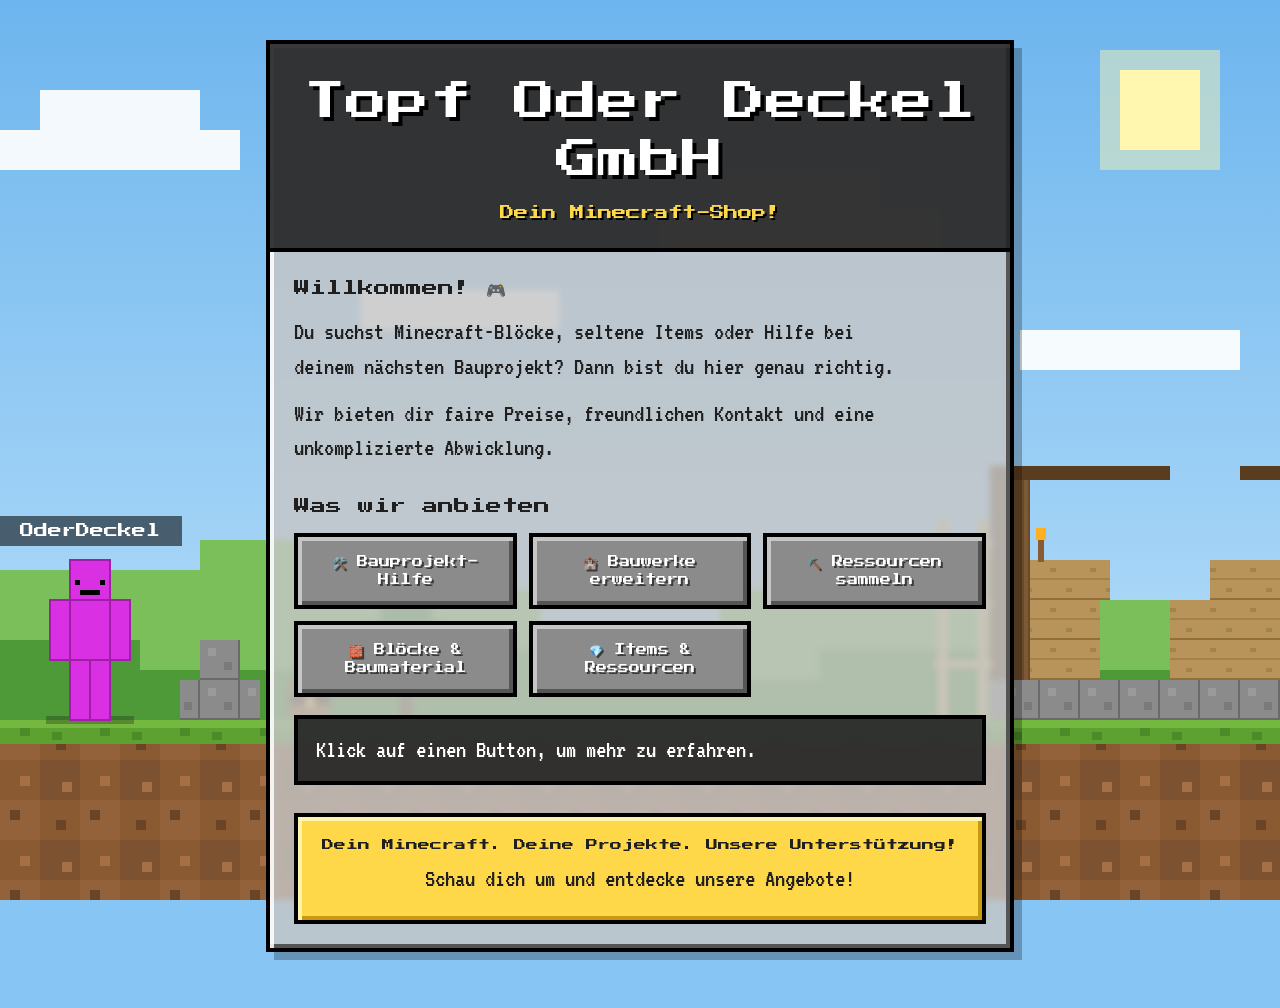
<file: index (2).html>
<!DOCTYPE html>
<html lang="de">
<head>
  <meta charset="UTF-8">
  <meta name="viewport" content="width=device-width, initial-scale=1">
  <title>Topf Oder Deckel GmbH – Dein Minecraft-Shop!</title>
  <link rel="preconnect" href="https://fonts.googleapis.com">
  <link rel="preconnect" href="https://fonts.gstatic.com" crossorigin>
  <link href="https://fonts.googleapis.com/css2?family=Press+Start+2P&family=VT323&display=swap" rel="stylesheet">
  <style>
    :root {
      --himmel: #86c5f4;
      --stein: #8b8b8b;
      --stein-hell: #c6c6c6;
      --stein-dunkel: #555;
      --gold: #ffd84a;
      --text: #1f1f1f;
    }
    * { box-sizing: border-box; }
    html { background: var(--himmel); }
    body {
      margin: 0;
      color: var(--text);
      font-family: "VT323", "Courier New", monospace;
      font-size: 1.6rem;
      line-height: 1.35;
      min-height: 100vh;
    }
    /* Minecraft-Welt als feststehender Hintergrund */
    #szene {
      position: fixed; inset: 0;
      width: 100%; height: 100%;
      z-index: -1;
      shape-rendering: crispEdges;
    }
    main { max-width: 780px; margin: 0 auto; padding: 40px 16px 56px; }

    /* Das halbtransparente Fenster */
    .fenster {
      background: rgba(198, 198, 198, 0.82);
      -webkit-backdrop-filter: blur(3px);
      backdrop-filter: blur(3px);
      border: 4px solid #000;
      box-shadow: inset 4px 4px 0 rgba(255,255,255,.85), inset -4px -4px 0 var(--stein-dunkel), 8px 8px 0 rgba(0,0,0,.25);
    }
    .titelleiste {
      background: rgba(35, 35, 35, 0.9);
      padding: 28px 24px 24px;
      text-align: center;
      border-bottom: 4px solid #000;
    }
    h1 {
      font-family: "Press Start 2P", "Courier New", monospace;
      font-weight: 400;
      font-size: clamp(1.3rem, 5.5vw, 2.6rem);
      line-height: 1.4;
      margin: 0 0 16px;
      color: #fff;
      text-shadow: 4px 4px 0 #000;
      overflow-wrap: break-word;
    }
    .untertitel {
      font-family: "Press Start 2P", "Courier New", monospace;
      font-size: clamp(0.6rem, 2.2vw, 0.9rem);
      color: var(--gold);
      text-shadow: 2px 2px 0 #000;
      margin: 0;
    }
    .inhalt { padding: 24px; }
    h2 {
      font-family: "Press Start 2P", "Courier New", monospace;
      font-weight: 400;
      font-size: clamp(0.75rem, 2.8vw, 1rem);
      line-height: 1.6;
      margin: 0 0 14px;
    }
    p { margin: 0 0 12px; max-width: 60ch; }
    .block + .block { margin-top: 28px; }

    .knoepfe { display: grid; gap: 12px; grid-template-columns: repeat(auto-fit, minmax(220px, 1fr)); }
    button {
      font-family: "Press Start 2P", "Courier New", monospace;
      font-size: 0.7rem;
      line-height: 1.6;
      color: #fff;
      text-shadow: 2px 2px 0 #3a3a3a;
      background: var(--stein);
      border: 4px solid #000;
      box-shadow: inset 4px 4px 0 var(--stein-hell), inset -4px -4px 0 var(--stein-dunkel);
      padding: 16px 12px;
      cursor: pointer;
    }
    button:hover { background: #7a8ad0; }
    button:focus-visible { outline: 3px solid var(--gold); outline-offset: 2px; }
    button[aria-pressed="true"] {
      background: #6a7bc4;
      box-shadow: inset 4px 4px 0 var(--stein-dunkel), inset -4px -4px 0 #8d9be0;
    }
    #info {
      margin-top: 18px;
      background: rgba(30, 30, 30, 0.88);
      color: #fff;
      border: 4px solid #000;
      padding: 14px 18px;
      min-height: 4.4rem;
    }
    #info strong { color: var(--gold); font-weight: 400; }
    .abschluss {
      text-align: center;
      background: var(--gold);
      border: 4px solid #000;
      box-shadow: inset 4px 4px 0 #fff3b0, inset -4px -4px 0 #c79a12;
      padding: 18px;
    }
    .abschluss p { margin: 0 auto 6px; }
    .abschluss .pixel { font-family: "Press Start 2P", "Courier New", monospace; font-size: 0.75rem; line-height: 1.7; }
  </style>
</head>
<body>

  <!-- Hintergrund: Baustelle in der Minecraft-Welt mit dem Skin ODERDECKEL -->
  <svg id="szene" viewBox="0 0 1600 900" preserveAspectRatio="xMidYMax slice" aria-hidden="true">
    <defs>
      <linearGradient id="himmel" x1="0" y1="0" x2="0" y2="1">
        <stop offset="0" stop-color="#6db5ee"/><stop offset="1" stop-color="#c4e6fb"/>
      </linearGradient>
      <pattern id="erde" width="80" height="80" patternUnits="userSpaceOnUse">
        <rect width="80" height="80" fill="#8a5a32"/>
        <rect width="40" height="40" fill="#94623a"/><rect x="40" y="40" width="40" height="40" fill="#7d5230"/>
        <rect x="10" y="10" width="10" height="10" fill="#6b4426"/><rect x="56" y="20" width="10" height="10" fill="#6b4426"/>
        <rect x="20" y="56" width="10" height="10" fill="#a67044"/><rect x="62" y="62" width="10" height="10" fill="#a67044"/>
      </pattern>
      <pattern id="gras" width="80" height="24" patternUnits="userSpaceOnUse">
        <rect width="80" height="24" fill="#5da130"/><rect width="80" height="8" fill="#74b83f"/>
        <rect x="20" y="8" width="10" height="8" fill="#4d8a28"/><rect x="52" y="12" width="10" height="8" fill="#4d8a28"/>
      </pattern>
      <pattern id="stein" width="40" height="40" patternUnits="userSpaceOnUse">
        <rect width="40" height="40" fill="#8b8b8b"/><rect y="38" width="40" height="2" fill="#6a6a6a"/><rect x="38" width="2" height="40" fill="#6a6a6a"/>
        <rect x="8" y="8" width="8" height="8" fill="#9a9a9a"/><rect x="24" y="22" width="8" height="8" fill="#7a7a7a"/>
      </pattern>
      <pattern id="holz" width="40" height="40" patternUnits="userSpaceOnUse">
        <rect width="40" height="40" fill="#b8945a"/><rect y="38" width="40" height="2" fill="#8f6f3a"/><rect y="18" width="40" height="2" fill="#a38349"/>
        <rect x="10" y="8" width="6" height="4" fill="#a38349"/><rect x="26" y="28" width="6" height="4" fill="#a38349"/>
      </pattern>
      <pattern id="stamm" width="40" height="40" patternUnits="userSpaceOnUse">
        <rect width="40" height="40" fill="#6b4a2a"/><rect x="6" width="4" height="40" fill="#5a3d1f"/><rect x="24" width="4" height="40" fill="#7c5a35"/>
      </pattern>
    </defs>

    <rect width="1600" height="900" fill="url(#himmel)"/>
    <!-- Sonne und Wolken -->
    <rect x="1260" y="50" width="120" height="120" fill="#fff7b0" opacity=".45"/>
    <rect x="1280" y="70" width="80" height="80" fill="#fff7b0"/>
    <g fill="#fff" opacity=".92">
      <rect x="160" y="130" width="240" height="40"/><rect x="200" y="90" width="160" height="40"/>
      <rect x="820" y="210" width="280" height="40"/><rect x="880" y="170" width="160" height="40"/>
      <rect x="520" y="290" width="200" height="40"/><rect x="1180" y="330" width="220" height="40"/>
    </g>
    <!-- Hügel -->
    <path d="M0 720V610H160V570H360V540H520V590H700V630H880V590H1060V560H1240V600H1420V570H1600V720Z" fill="#7bbf5a"/>
    <path d="M0 720V660H120V640H300V670H520V650H760V680H980V650H1180V670H1400V640H1600V720Z" fill="#4e9a38"/>
    <!-- Bäume -->
    <g>
      <rect x="40" y="640" width="16" height="80" fill="#6b4a2a"/><rect x="0" y="590" width="96" height="56" fill="#2f7d2a"/><rect x="16" y="566" width="64" height="32" fill="#3a8f33"/>
      <rect x="560" y="660" width="12" height="60" fill="#6b4a2a"/><rect x="528" y="622" width="76" height="44" fill="#2f7d2a"/><rect x="540" y="602" width="52" height="26" fill="#3a8f33"/>
    </g>
    <!-- Boden -->
    <rect y="720" width="1600" height="24" fill="url(#gras)"/>
    <rect y="744" width="1600" height="156" fill="url(#erde)"/>

    <!-- Baustelle: halbfertiges Holzhaus -->
    <rect x="1150" y="680" width="330" height="40" fill="url(#stein)"/>
    <rect x="1150" y="600" width="110" height="80" fill="url(#holz)"/>
    <rect x="1330" y="600" width="150" height="80" fill="url(#holz)"/>
    <rect x="1190" y="560" width="80" height="40" fill="url(#holz)"/>
    <rect x="1370" y="560" width="70" height="40" fill="url(#holz)"/>
    <rect x="1150" y="480" width="40" height="200" fill="url(#stamm)"/>
    <rect x="1440" y="480" width="40" height="200" fill="url(#stamm)"/>
    <rect x="1150" y="466" width="180" height="14" fill="#5a3d1f"/>
    <rect x="1400" y="466" width="80" height="14" fill="#5a3d1f"/>
    <!-- Gerüst -->
    <g fill="#d9c07a">
      <rect x="1098" y="520" width="10" height="200"/><rect x="1138" y="520" width="10" height="200"/>
      <rect x="1094" y="600" width="58" height="8"/><rect x="1094" y="540" width="58" height="8"/><rect x="1094" y="660" width="58" height="8"/>
    </g>
    <!-- Fackel -->
    <rect x="1198" y="540" width="6" height="22" fill="#8a5a32"/><rect x="1196" y="528" width="10" height="12" fill="#ffb020"/>
    <!-- Kisten und Steinhaufen -->
    <rect x="1500" y="680" width="40" height="40" fill="url(#holz)"/><rect x="1540" y="680" width="40" height="40" fill="url(#holz)"/><rect x="1520" y="640" width="40" height="40" fill="url(#holz)"/>
    <rect x="340" y="680" width="40" height="40" fill="url(#stein)"/><rect x="380" y="680" width="40" height="40" fill="url(#stein)"/><rect x="360" y="640" width="40" height="40" fill="url(#stein)"/>
    <rect x="450" y="680" width="40" height="40" fill="#a06a2c"/><rect x="450" y="696" width="40" height="8" fill="#3a2410"/><rect x="466" y="696" width="8" height="12" fill="#ffd84a"/>

    <!-- Skin ODERDECKEL -->
    <rect x="206" y="716" width="88" height="8" fill="#000" opacity=".25"/>
    <g id="figur"></g>
    <g>
      <rect x="158" y="516" width="184" height="30" fill="#000" opacity=".55"/>
      <text x="250" y="538" text-anchor="middle" font-family="'Press Start 2P', monospace" font-size="14" fill="#fff">OderDeckel</text>
    </g>
  </svg>

  <main>
    <div class="fenster">
      <div class="titelleiste">
        <h1>Topf Oder Deckel GmbH</h1>
        <p class="untertitel">Dein Minecraft-Shop!</p>
      </div>

      <div class="inhalt">
        <section class="block">
          <h2>Willkommen! 🎮</h2>
          <p>Du suchst Minecraft-Blöcke, seltene Items oder Hilfe bei deinem nächsten Bauprojekt? Dann bist du hier genau richtig.</p>
          <p>Wir bieten dir faire Preise, freundlichen Kontakt und eine unkomplizierte Abwicklung.</p>
        </section>

        <section class="block">
          <h2>Was wir anbieten</h2>
          <div class="knoepfe">
            <button type="button" aria-pressed="false" data-titel="🛠️ Bauprojekt-Hilfe" data-text="Wir unterstützen dich bei deinem Bauprojekt, von der ersten Idee bis zum letzten Block.">🛠️ Bauprojekt-Hilfe</button>
            <button type="button" aria-pressed="false" data-titel="🏰 Bauwerke erweitern" data-text="Deine Base, Burg oder dein Haus soll größer werden? Wir bauen mit dir weiter.">🏰 Bauwerke erweitern</button>
            <button type="button" aria-pressed="false" data-titel="⛏️ Ressourcen sammeln" data-text="Dir fehlen Materialien? Wir sammeln sie für dich, damit du direkt weiterbauen kannst.">⛏️ Ressourcen sammeln</button>
            <button type="button" aria-pressed="false" data-titel="🧱 Blöcke &amp; Baumaterial" data-text="Verschiedene Blöcke und Baumaterialien für deine Bauprojekte.">🧱 Blöcke &amp; Baumaterial</button>
            <button type="button" aria-pressed="false" data-titel="💎 Items &amp; Ressourcen" data-text="Nützliche Materialien und ausgewählte Minecraft-Items.">💎 Items &amp; Ressourcen</button>
          </div>
          <div id="info" aria-live="polite">Klick auf einen Button, um mehr zu erfahren.</div>
        </section>

        <section class="block abschluss">
          <p class="pixel">Dein Minecraft. Deine Projekte. Unsere Unterstützung!</p>
          <p>Schau dich um und entdecke unsere Angebote!</p>
        </section>
      </div>
    </div>
  </main>

  <script>
    // Buttons
    var knoepfe = document.querySelectorAll('.knoepfe button');
    var info = document.getElementById('info');
    knoepfe.forEach(function (b) {
      b.addEventListener('click', function () {
        knoepfe.forEach(function (x) { x.setAttribute('aria-pressed', 'false'); });
        b.setAttribute('aria-pressed', 'true');
        info.innerHTML = '<strong>' + b.dataset.titel + '</strong><br>' + b.dataset.text;
      });
    });

    // Figur ODERDECKEL: komplett magenta, Gesicht mit zwei Augen und breitem Mund
    var P = 5, OX = 210, OY = 560, FARBE = '#d930e4', KANTE = '#a01fa8', NS = 'http://www.w3.org/2000/svg';
    var figur = document.getElementById('figur');
    function rechteck(x, y, w, h, fill, kante) {
      var r = document.createElementNS(NS, 'rect');
      r.setAttribute('x', OX + x * P); r.setAttribute('y', OY + y * P);
      r.setAttribute('width', w * P); r.setAttribute('height', h * P);
      r.setAttribute('fill', fill);
      if (kante) { r.setAttribute('stroke', KANTE); r.setAttribute('stroke-width', 1.5); }
      figur.appendChild(r);
    }
    // Körperteile in Skin-Pixeln (Vorderansicht): Kopf, Körper, Arme, Beine
    [[4,0,8,8],[4,8,8,12],[0,8,4,12],[12,8,4,12],[4,20,4,12],[8,20,4,12]].forEach(function (t) {
      rechteck(t[0], t[1], t[2], t[3], FARBE, true);
    });
    // Gesicht: Augen (Spalte 1 und 6, Zeile 4) und Mund (Spalte 2 bis 5, Zeile 6)
    rechteck(4 + 1, 4, 1, 1, '#000');
    rechteck(4 + 6, 4, 1, 1, '#000');
    rechteck(4 + 2, 6, 4, 1, '#000');
  </script>
</body>
</html>
</file>
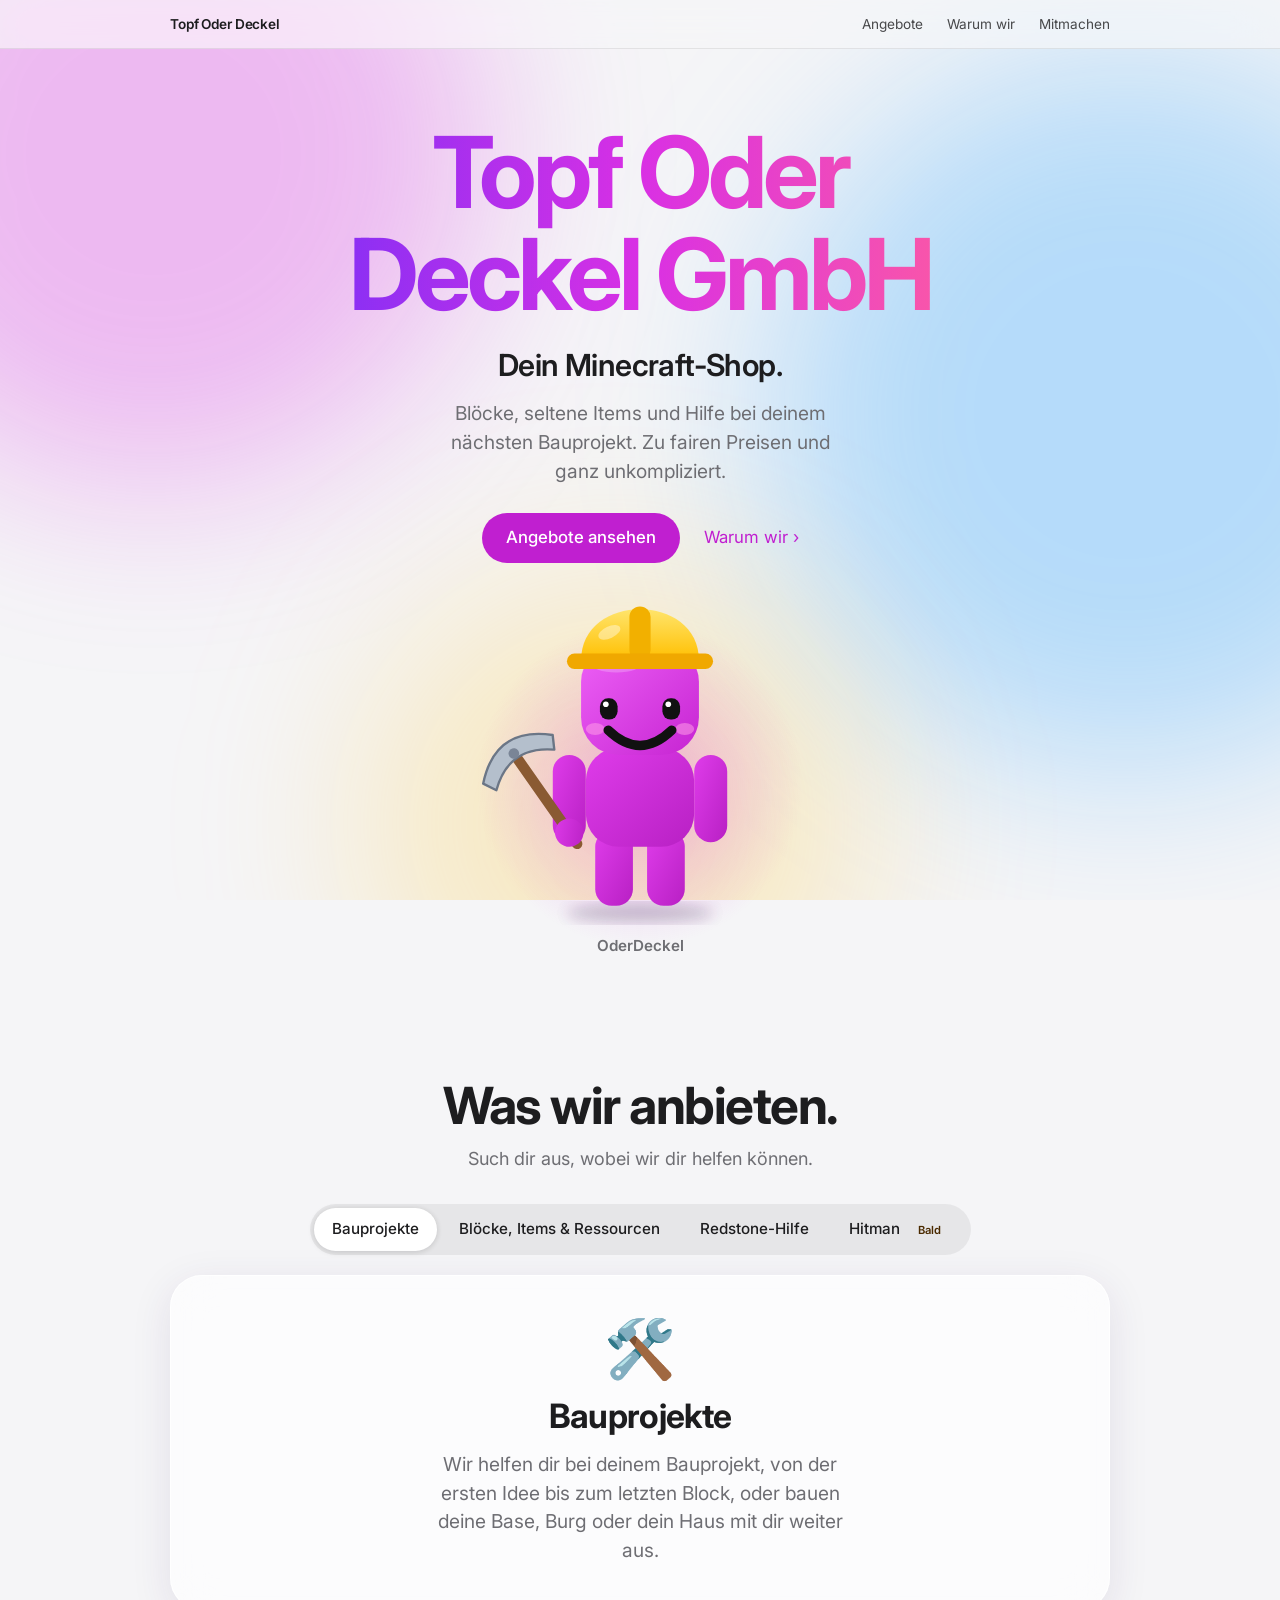
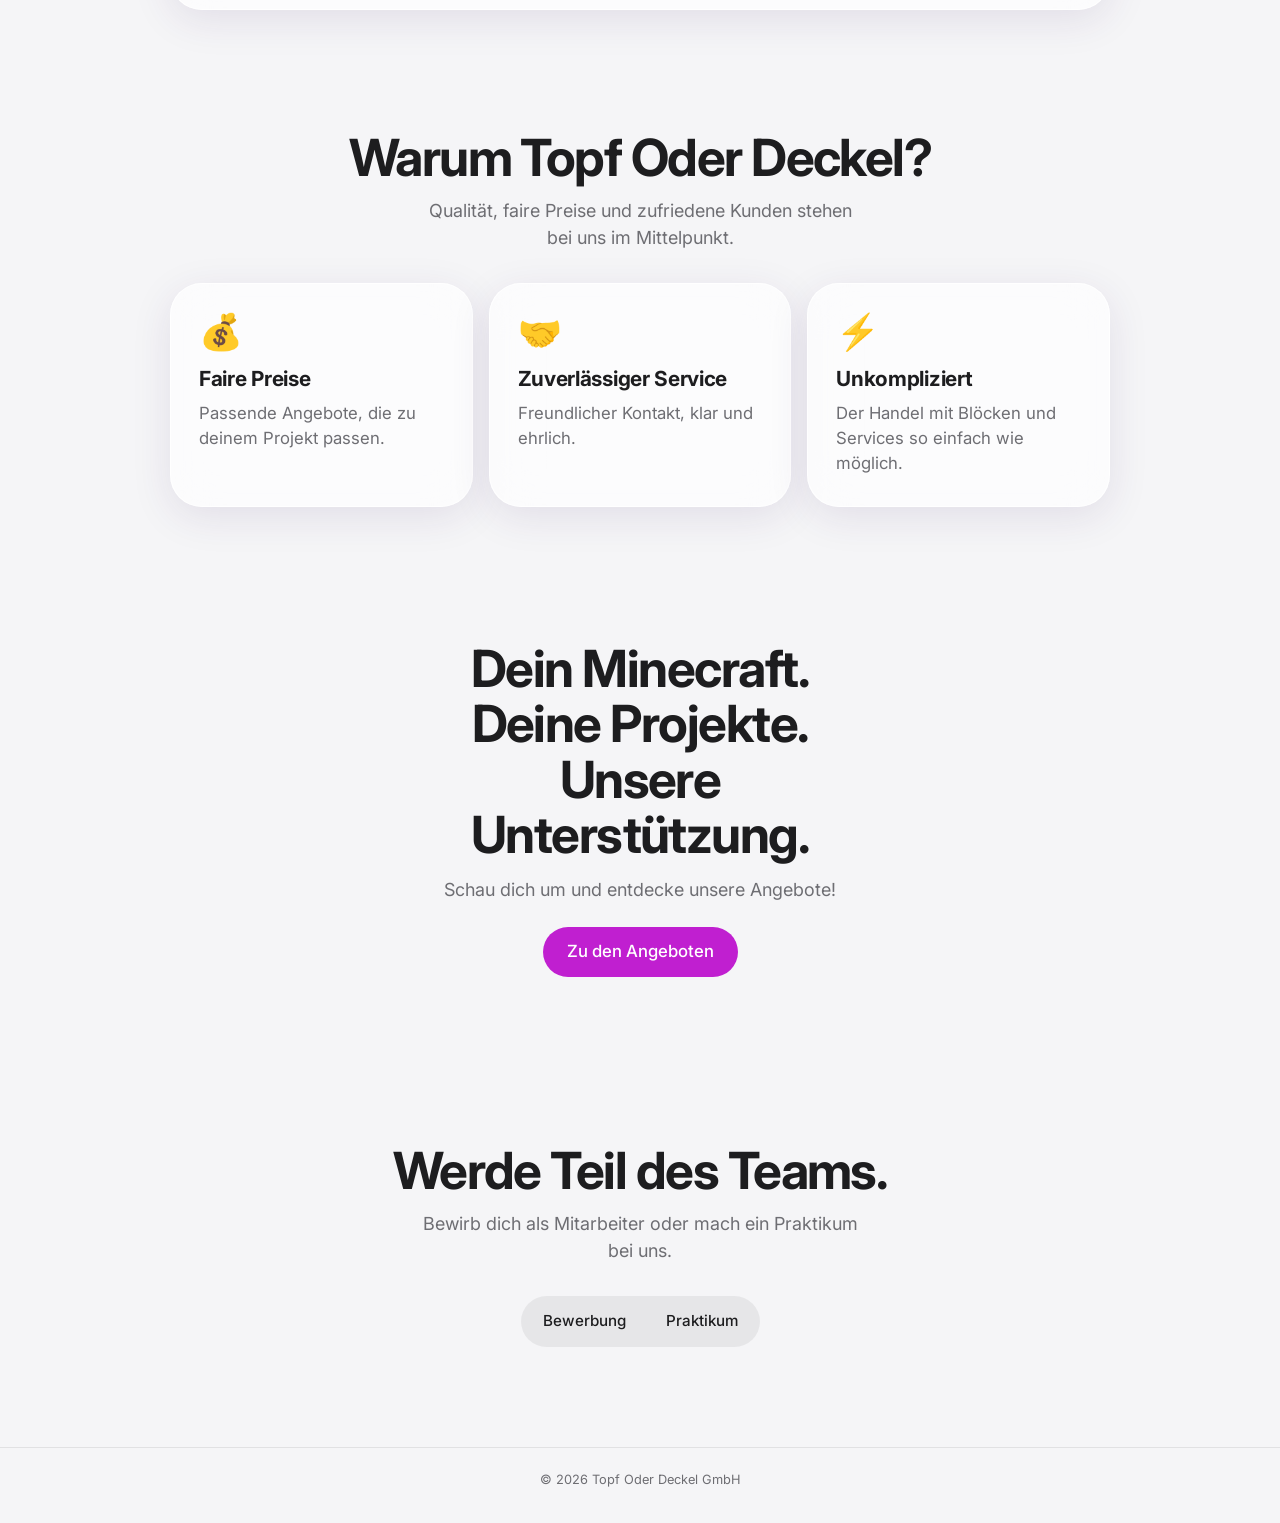
<file: index (3).html>
<!DOCTYPE html>
<html lang="de">
<head>
  <meta charset="UTF-8">
  <meta name="viewport" content="width=device-width, initial-scale=1">
  <title>Topf Oder Deckel GmbH – Dein Minecraft-Shop</title>
  <link rel="preconnect" href="https://fonts.googleapis.com">
  <link rel="preconnect" href="https://fonts.gstatic.com" crossorigin>
  <link href="https://fonts.googleapis.com/css2?family=Inter:wght@400;500;600;700&display=swap" rel="stylesheet">
  <script>document.documentElement.classList.add('js');</script>
  <style>
    :root {
      --akzent: #c01fd0;
      --text: #1d1d1f;
      --grau: #6e6e73;
      --glas: rgba(255, 255, 255, 0.66);
    }
    * { box-sizing: border-box; }
    [hidden] { display: none !important; }
    html { scroll-behavior: smooth; background: #f5f5f7; }
    body {
      margin: 0;
      color: var(--text);
      font-family: -apple-system, BlinkMacSystemFont, "SF Pro Display", "Inter", "Segoe UI", "Helvetica Neue", Arial, sans-serif;
      font-size: 1.125rem;
      line-height: 1.5;
      -webkit-font-smoothing: antialiased;
    }

    /* Weicher Farbverlauf-Hintergrund */
    .hintergrund { position: fixed; inset: 0; z-index: -1; overflow: hidden; background: #f5f5f7; }
    .blob { position: absolute; border-radius: 50%; filter: blur(90px); animation: schweben 18s ease-in-out infinite alternate; }
    .blob.a { width: 52vw; height: 52vw; left: -14vw; top: -14vw; background: rgba(217, 48, 228, .30); }
    .blob.b { width: 56vw; height: 56vw; right: -16vw; top: 6vh; background: rgba(60, 170, 255, .34); animation-delay: -6s; }
    .blob.c { width: 40vw; height: 40vw; left: 28vw; bottom: -14vw; background: rgba(255, 205, 70, .28); animation-delay: -11s; }
    @keyframes schweben { to { transform: translate(4vw, 3vw) scale(1.08); } }

    /* Navigation */
    nav {
      position: sticky; top: 0; z-index: 10;
      background: rgba(245, 245, 247, .72);
      -webkit-backdrop-filter: saturate(180%) blur(20px);
      backdrop-filter: saturate(180%) blur(20px);
      border-bottom: 1px solid rgba(0, 0, 0, .08);
    }
    .nav-innen { max-width: 980px; margin: 0 auto; height: 48px; padding: 0 20px; display: flex; align-items: center; justify-content: space-between; font-size: .85rem; }
    .marke { font-weight: 600; letter-spacing: -.01em; }
    .nav-links { display: flex; gap: 24px; }
    nav a { color: var(--text); text-decoration: none; opacity: .8; }
    nav a:hover { opacity: 1; }

    section { scroll-margin-top: 64px; }
    .breit { max-width: 980px; margin: 0 auto; padding: 0 20px; }

    /* Hero */
    .hero { text-align: center; padding: 72px 20px 24px; }
    h1 {
      font-size: clamp(2.8rem, 10vw, 6.2rem);
      font-weight: 700;
      line-height: 1.03;
      letter-spacing: -.04em;
      margin: 0 auto 18px;
      max-width: 11ch;
      text-wrap: balance;
      background: linear-gradient(90deg, #7b2ff7, #d930e4 50%, #ff5d9e);
      -webkit-background-clip: text; background-clip: text;
      -webkit-text-fill-color: transparent; color: transparent;
    }
    .unter { font-size: clamp(1.3rem, 3.6vw, 1.9rem); font-weight: 600; letter-spacing: -.02em; color: var(--text); margin: 0 0 10px; }
    .lead { color: var(--grau); max-width: 34ch; margin: 0 auto 28px; font-size: 1.2rem; }
    .cta { display: flex; justify-content: center; align-items: center; gap: 24px; flex-wrap: wrap; }
    .pille {
      display: inline-block; background: var(--akzent); color: #fff; text-decoration: none;
      padding: 12px 24px; border-radius: 999px; font-weight: 500; font-size: 1.05rem;
      transition: transform .2s ease, background .2s ease;
    }
    .pille:hover { background: #a519b3; transform: scale(1.03); }
    .link { color: var(--akzent); text-decoration: none; font-size: 1.05rem; }
    .link:hover { text-decoration: underline; }

    /* Figur */
    .buehne { position: relative; width: 330px; max-width: 90vw; margin: 34px auto 0; }
    .buehne::before {
      content: ""; position: absolute; left: 50%; top: 52%; width: 340px; height: 340px; transform: translate(-50%, -50%);
      background: radial-gradient(circle, rgba(217, 48, 228, .32), rgba(217, 48, 228, 0) 68%); z-index: -1;
    }
    .helm { cursor: default; outline: none; }
    .helm:focus-visible { outline: 3px solid var(--akzent); outline-offset: 4px; }
    .figur { display: block; width: 100%; height: auto; overflow: visible; }
    .huepfen { animation: huepfen 2.4s ease-in-out infinite; }
    .schatten { transform-box: fill-box; transform-origin: center; animation: schatten 2.4s ease-in-out infinite; }
    .winken { transform-box: fill-box; transform-origin: 50% 12%; animation: winken 1.1s ease-in-out infinite; }
    .auge { transform-box: fill-box; transform-origin: 50% 50%; animation: blinzeln 4.6s infinite; }
    @keyframes huepfen { 50% { transform: translateY(-9px); } }
    @keyframes schatten { 50% { transform: scale(.88); opacity: .6; } }
    @keyframes winken { 0%, 100% { transform: rotate(-135deg); } 50% { transform: rotate(-166deg); } }
    @keyframes blinzeln { 0%, 92%, 100% { transform: scaleY(1); } 96% { transform: scaleY(.1); } }
    .name { text-align: center; margin: 6px 0 0; font-size: .95rem; font-weight: 600; color: var(--grau); }

    /* Abschnitte */
    .abschnitt { padding: 96px 0 24px; text-align: center; }
    h2 { font-size: clamp(2rem, 5.5vw, 3.2rem); font-weight: 700; letter-spacing: -.03em; line-height: 1.08; margin: 0 0 12px; }
    .abschnitt > .breit > p { color: var(--grau); max-width: 40ch; margin: 0 auto 32px; }

    /* Auswahl als Segment-Schalter */
    .schalter {
      display: flex; gap: 4px; width: fit-content; max-width: 100%; margin: 0 auto 20px;
      padding: 4px; border-radius: 26px; background: rgba(0, 0, 0, .06); flex-wrap: wrap; justify-content: center;
    }
    .schalter::-webkit-scrollbar { display: none; }
    .schalter button {
      font: inherit; font-size: .95rem; font-weight: 500; white-space: nowrap;
      color: var(--text); background: transparent; border: 0; border-radius: 999px; padding: 10px 18px; cursor: pointer;
      transition: background .25s ease, box-shadow .25s ease;
    }
    .schalter button:hover { background: rgba(255, 255, 255, .5); }
    .schalter button[aria-selected="true"] { background: #fff; box-shadow: 0 1px 6px rgba(0, 0, 0, .16); }
    .schalter button:focus-visible { outline: 3px solid var(--akzent); outline-offset: 2px; }

    .glas {
      background: var(--glas);
      -webkit-backdrop-filter: blur(24px) saturate(160%);
      backdrop-filter: blur(24px) saturate(160%);
      border: 1px solid rgba(255, 255, 255, .8);
      border-radius: 32px;
      box-shadow: 0 10px 40px rgba(60, 30, 100, .10);
    }
    .detail { padding: 44px 28px; min-height: 250px; display: flex; flex-direction: column; justify-content: center; align-items: center; }
    .detail .icon { font-size: 3.6rem; line-height: 1; margin-bottom: 14px; }
    .detail h3 { font-size: clamp(1.5rem, 4vw, 2.1rem); letter-spacing: -.02em; margin: 0 0 8px; }
    .detail p { margin: 0; color: var(--grau); max-width: 36ch; font-size: 1.2rem; }
    .detail.neu > * { animation: einblenden .4s ease both; }
    @keyframes einblenden { from { opacity: 0; transform: translateY(8px); } to { opacity: 1; transform: none; } }


    /* Anfrage-Formular */
    .formular { margin-top: 16px; padding: 32px 28px; text-align: left; }
    .formular h3 { font-size: 1.4rem; letter-spacing: -.02em; margin: 0 0 20px; }
    .formular fieldset { border: 0; padding: 0; margin: 0; min-width: 0; }
    .feld { margin-bottom: 18px; }
    .lbl { display: block; font-size: .9rem; font-weight: 600; margin: 0 0 6px; }
    .eingabe {
      width: 100%; font: inherit; font-size: 1rem; color: var(--text);
      background: rgba(255, 255, 255, .9); border: 1px solid rgba(0, 0, 0, .14);
      border-radius: 14px; padding: 12px 14px;
    }
    .eingabe:focus { outline: 3px solid rgba(192, 31, 208, .3); border-color: var(--akzent); }
    textarea.eingabe { min-height: 130px; resize: vertical; }
    .zeile { display: grid; grid-template-columns: 1fr 110px 42px; gap: 8px; margin-bottom: 8px; }
    .weg { font: inherit; font-size: 1.3rem; line-height: 1; background: rgba(0, 0, 0, .06); border: 0; border-radius: 14px; cursor: pointer; color: var(--text); }
    .weg:hover { background: rgba(0, 0, 0, .12); }
    .klein {
      display: inline-block; font: inherit; font-size: .95rem; font-weight: 500; color: var(--text); text-decoration: none;
      background: rgba(0, 0, 0, .06); border: 0; border-radius: 999px; padding: 9px 16px; cursor: pointer;
    }
    .klein:hover { background: rgba(0, 0, 0, .12); }
    button.pille { border: 0; font: inherit; font-weight: 500; font-size: 1.05rem; cursor: pointer; }
    .formular :focus-visible { outline: 3px solid var(--akzent); outline-offset: 2px; }
    .ergebnis { margin-top: 24px; padding-top: 22px; border-top: 1px solid rgba(0, 0, 0, .1); }
    .ergebnis pre { white-space: pre-wrap; word-break: break-word; font: inherit; font-size: 1rem; background: rgba(255, 255, 255, .9); border-radius: 14px; padding: 16px; margin: 0 0 14px; }
    .aktionen { display: flex; gap: 12px; align-items: center; flex-wrap: wrap; }
    .kopiert { color: var(--akzent); font-weight: 600; margin: 0; }
    .tag { display: inline-block; font-size: .7rem; font-weight: 600; background: var(--gelb); color: #4a2a00; border-radius: 999px; padding: 2px 8px; margin-left: 6px; }
    .bald { background: var(--gelb); color: #4a2a00; font-weight: 600; border-radius: 14px; padding: 12px 16px; margin: 0 0 20px; }
    .haken { display: flex; gap: 10px; align-items: flex-start; font-size: 1rem; cursor: pointer; }
    .haken input { width: 20px; height: 20px; margin-top: 3px; accent-color: var(--akzent); flex: none; }
    .eingabe:disabled { opacity: .55; cursor: not-allowed; }
    button.pille:disabled { background: #b8b8c0; cursor: not-allowed; transform: none; }
    .preis { display: grid; grid-template-columns: 1fr 160px; gap: 8px; }
    .hinweis { color: var(--grau); font-size: .9rem; margin: 8px 0 0; }
    .karten { display: grid; gap: 16px; grid-template-columns: repeat(auto-fit, minmax(240px, 1fr)); text-align: left; }
    .karte { padding: 30px 28px; }
    .karte .icon { font-size: 2.2rem; line-height: 1; margin-bottom: 14px; }
    .karte h3 { font-size: 1.3rem; letter-spacing: -.015em; margin: 0 0 6px; }
    .karte p { margin: 0; color: var(--grau); font-size: 1.05rem; }

    .schluss { text-align: center; padding: 110px 20px 70px; }
    .schluss h2 { max-width: 14ch; margin: 0 auto 14px; text-wrap: balance; }
    .schluss p { color: var(--grau); margin: 0 0 24px; }
    footer { text-align: center; color: var(--grau); font-size: .8rem; padding: 22px 20px 34px; border-top: 1px solid rgba(0, 0, 0, .08); }

    .js .zeigen { opacity: 0; transform: translateY(26px); transition: opacity .8s cubic-bezier(.2, .7, .2, 1), transform .8s cubic-bezier(.2, .7, .2, 1); }
    .js .zeigen.sichtbar { opacity: 1; transform: none; }
    @media (max-width: 560px) { .nav-links { gap: 16px; } .hero { padding-top: 48px; } }
    .ploppen { animation: plop .4s cubic-bezier(.2, .9, .3, 1.15) both; }
    @keyframes plop { from { opacity: 0; transform: translateY(16px) scale(.94); } to { opacity: 1; transform: none; } }
    @media (prefers-reduced-motion: reduce) {
      html { scroll-behavior: auto; }
      * { animation: none !important; transition: none !important; }
      .js .zeigen { opacity: 1; transform: none; }
    }
  </style>
</head>
<body>
  <div class="hintergrund" aria-hidden="true"><div class="blob a"></div><div class="blob b"></div><div class="blob c"></div></div>

  <nav>
    <div class="nav-innen">
      <span class="marke">Topf Oder Deckel</span>
      <div class="nav-links"><a href="#angebote">Angebote</a><a href="#warum">Warum wir</a><a href="#mitmachen">Mitmachen</a></div>
    </div>
  </nav>

  <header class="hero">
    <h1>Topf Oder Deckel GmbH</h1>
    <p class="unter">Dein Minecraft-Shop.</p>
    <p class="lead">Blöcke, seltene Items und Hilfe bei deinem nächsten Bauprojekt. Zu fairen Preisen und ganz unkompliziert.</p>
    <div class="cta"><a class="pille" href="#angebote">Angebote ansehen</a><a class="link" href="#warum">Warum wir ›</a></div>

    <div class="buehne">
      <svg class="figur" viewBox="-140 -262 280 282" role="img" aria-label="OderDeckel mit Bauarbeiterhelm und Spitzhacke">
        <defs>
          <linearGradient id="kopf" x1="0" y1="0" x2="1" y2="1"><stop offset="0" stop-color="#ee62f7"/><stop offset="1" stop-color="#c624d2"/></linearGradient>
          <linearGradient id="koerper" x1="0" y1="0" x2="1" y2="1"><stop offset="0" stop-color="#df3cea"/><stop offset="1" stop-color="#b820c4"/></linearGradient>
          <linearGradient id="helm" x1="0" y1="0" x2="0" y2="1"><stop offset="0" stop-color="#ffe46b"/><stop offset="1" stop-color="#ffbf00"/></linearGradient>
          <filter id="weich"><feGaussianBlur stdDeviation="6"/></filter>
        </defs>
        <ellipse class="schatten" cx="0" cy="6" rx="62" ry="8" fill="#2b1040" opacity=".22" filter="url(#weich)"/>
        <g class="huepfen">
          <rect x="-38" y="-64" width="32" height="64" rx="14" fill="url(#koerper)"/>
          <rect x="6" y="-64" width="32" height="64" rx="14" fill="url(#koerper)"/>
          <rect x="-74" y="-128" width="28" height="74" rx="14" fill="url(#koerper)"/>
          <rect x="-46" y="-134" width="92" height="84" rx="28" fill="url(#koerper)"/>
          <g class="winken"><rect x="46" y="-128" width="28" height="74" rx="14" fill="url(#koerper)"/></g>
          <g transform="translate(-60 -62) rotate(-35)">
            <rect x="-4.5" y="-86" width="9" height="102" rx="4.5" fill="#8a5a32"/>
            <path d="M-36 -76 Q0 -110 36 -76 L30 -65 Q0 -90 -30 -65 Z" fill="#b4bfcc" stroke="#6b7686" stroke-width="2" stroke-linejoin="round"/>
            <circle cx="0" cy="-82" r="4.5" fill="#7a8596"/>
            <circle cx="0" cy="0" r="12" fill="url(#koerper)"/>
          </g>
          <rect x="-50" y="-222" width="100" height="94" rx="32" fill="url(#kopf)"/>
          <ellipse cx="-20" cy="-206" rx="22" ry="8" fill="#fff" opacity=".22"/>
          <a class="helm" href="freikaufen.html" aria-label="Geheimer Link"><path d="M-50 -208 C-50 -266 50 -266 50 -208 Z" fill="url(#helm)"/>
          <rect x="-9" y="-254" width="18" height="46" rx="9" fill="#f2b000"/>
          <ellipse cx="-26" cy="-232" rx="10" ry="5" fill="#fff" opacity=".4" transform="rotate(-25 -26 -232)"/>
          <rect x="-62" y="-214" width="124" height="13" rx="6.5" fill="#f0a800"/></a>
          <g class="auge"><rect x="-34" y="-176" width="15" height="18" rx="7" fill="#111"/><circle cx="-29" cy="-171" r="2.4" fill="#fff"/></g>
          <g class="auge"><rect x="19" y="-176" width="15" height="18" rx="7" fill="#111"/><circle cx="24" cy="-171" r="2.4" fill="#fff"/></g>
          <ellipse cx="-38" cy="-150" rx="8" ry="5" fill="#ff9ae8" opacity=".55"/>
          <ellipse cx="38" cy="-150" rx="8" ry="5" fill="#ff9ae8" opacity=".55"/>
          <path d="M-27 -149 Q0 -123 27 -149" fill="none" stroke="#111" stroke-width="8" stroke-linecap="round"/>
        </g>
      </svg>
      <p class="name">OderDeckel</p>
    </div>
  </header>

  <main>
    <section id="angebote" class="abschnitt">
      <div class="breit zeigen">
        <h2>Was wir anbieten.</h2>
        <p>Such dir aus, wobei wir dir helfen können.</p>
        <div class="schalter" role="tablist" aria-label="Angebote">
          <button type="button" role="tab" aria-selected="true" data-modus="aufgabe" data-kanal="bauprojekte" data-icon="🛠️" data-titel="Bauprojekte" data-text="Wir helfen dir bei deinem Bauprojekt, von der ersten Idee bis zum letzten Block, oder bauen deine Base, Burg oder dein Haus mit dir weiter aus.">Bauprojekte</button>
          <button type="button" role="tab" aria-selected="false" data-modus="material" data-kanal="material" data-icon="🧱" data-titel="Blöcke, Items &amp; Ressourcen" data-text="Verschiedene Blöcke und Baumaterialien, nützliche Items und gesammelte Ressourcen. Wir sammeln sie für dich, damit du direkt weiterbauen kannst.">Blöcke, Items &amp; Ressourcen</button>
          <button type="button" role="tab" aria-selected="false" data-modus="aufgabe" data-kanal="redstone" data-icon="🔴" data-titel="Redstone-Hilfe" data-text="Hilfe bei Redstone-Schaltungen, automatischen Türen, Farmen und Maschinen.">Redstone-Hilfe</button>
          <button type="button" role="tab" aria-selected="false" data-modus="hitman" data-kanal="hitman" data-icon="🎯" data-titel="Hitman (Coming soon)" data-text="Hitman-Aufträge in Minecraft: Nenne dein Ziel und deine Preisvorstellung. Coming soon, bald kannst du hier bestellen!">Hitman <span class="tag">Bald</span></button>
        </div>
        <div id="detail" class="glas detail" role="tabpanel" aria-live="polite">
          <div class="icon">🛠️</div>
          <h3>Bauprojekte</h3>
          <p>Wir helfen dir bei deinem Bauprojekt, von der ersten Idee bis zum letzten Block, oder bauen deine Base, Burg oder dein Haus mit dir weiter aus.</p>
        </div>

        <form id="anfrage" class="glas formular" hidden>
          <h3>Deine Anfrage: <span id="anfrage-titel">Bauprojekte</span></h3>
          <p id="bald" class="bald" hidden>🔒 Coming soon: Hitman-Aufträge sind bald verfügbar. Bestellen ist noch nicht möglich.</p>
          <div class="feld">
            <label class="lbl" for="mcname">Dein Minecraft-Name</label>
            <input class="eingabe" id="mcname" name="mcname" autocomplete="off" maxlength="32" required>
          </div>
          <div class="feld">
            <label class="lbl" for="dcname">Dein Discord-Name (damit wir dich direkt erreichen)</label>
            <input class="eingabe" id="dcname" autocomplete="off" maxlength="40" required>
          </div>

          <fieldset id="feld-aufgabe">
            <div class="feld">
              <label class="lbl" for="aufgabe">Was sollen wir für dich tun?</label>
              <textarea class="eingabe" id="aufgabe" name="aufgabe" placeholder="Beschreibe deine Aufgabe, zum Beispiel: Ich möchte ein Haus aus Holz bauen, 20 mal 20 Blöcke groß." maxlength="1500" required></textarea>
            </div>
          </fieldset>

          <fieldset id="feld-material" hidden disabled>
            <div class="feld">
              <span class="lbl">Was brauchst du?</span>
              <div id="zeilen"></div>
              <button type="button" class="klein" id="mehr">+ Weitere Zeile</button>
              <p class="hinweis" id="dia-hinweis" hidden>💎 <strong>Diamanten kaufen:</strong> 8 Diamanten = 1 Cent</p>
            </div>
          </fieldset>

          <fieldset id="feld-hitman" hidden disabled>
            <div class="feld">
              <label class="lbl" for="ziel">Name des Ziels (Minecraft-Name)</label>
              <input class="eingabe" id="ziel" name="ziel" maxlength="32" placeholder="Minecraft-Name des Spielers" autocomplete="off">
            </div>
          </fieldset>

          <div class="feld" id="feld-preis">
            <label class="lbl" for="preis">Deine Preisvorstellung (optional)</label>
            <div class="preis">
              <input class="eingabe" id="preis" name="preis" type="number" min="0" max="100000" step="1" placeholder="Betrag">
              <select class="eingabe" id="einheit" name="einheit" aria-label="Einheit"><option value="Diamanten">Diamanten</option><option value="Cent">Cent</option></select>
            </div>
            <p class="hinweis"><strong>Kurs:</strong> 16 Diamanten = 1 Cent</p>
            <p class="hinweis">Schreib uns, was du dafür bezahlen möchtest. Wir melden uns mit einem Angebot.</p>
          </div>

          <input type="text" id="website" name="website" tabindex="-1" autocomplete="off" aria-hidden="true" style="position:absolute;left:-9999px">
          <button type="submit" class="pille">Anfrage erstellen</button>

          <div id="ergebnis" class="ergebnis" hidden>
            <span class="lbl" id="status" aria-live="polite"></span>
            <pre id="text"></pre>
            <div class="aktionen">
              <button type="button" class="pille" id="kopieren">Anfrage kopieren</button>
              <p id="kopiert" class="kopiert" hidden>Kopiert!</p>
            </div>
          </div>
          <datalist id="bloecke">
            <option value="Eichenholz"><option value="Birkenholz"><option value="Stein"><option value="Bruchstein"><option value="Ziegelsteine">
            <option value="Glas"><option value="Sand"><option value="Erde"><option value="Eisenbarren"><option value="Goldbarren">
            <option value="Diamant"><option value="Smaragd"><option value="Redstone"><option value="Lapislazuli"><option value="Obsidian"><option value="Kohle">
          </datalist>
        </form>
      </div>
    </section>

    <section id="warum" class="abschnitt">
      <div class="breit zeigen">
        <h2>Warum Topf Oder Deckel?</h2>
        <p>Qualität, faire Preise und zufriedene Kunden stehen bei uns im Mittelpunkt.</p>
        <div class="karten">
          <div class="karte glas"><div class="icon">💰</div><h3>Faire Preise</h3><p>Passende Angebote, die zu deinem Projekt passen.</p></div>
          <div class="karte glas"><div class="icon">🤝</div><h3>Zuverlässiger Service</h3><p>Freundlicher Kontakt, klar und ehrlich.</p></div>
          <div class="karte glas"><div class="icon">⚡</div><h3>Unkompliziert</h3><p>Der Handel mit Blöcken und Services so einfach wie möglich.</p></div>
        </div>
      </div>
    </section>


    <section class="schluss zeigen">
      <h2>Dein Minecraft. Deine Projekte. Unsere Unterstützung.</h2>
      <p>Schau dich um und entdecke unsere Angebote!</p>
      <a class="pille" href="#angebote">Zu den Angeboten</a>
    </section>

    <section id="mitmachen" class="abschnitt" style="padding-bottom:80px">
      <div class="breit zeigen">
        <h2>Werde Teil des Teams.</h2>
        <p>Bewirb dich als Mitarbeiter oder mach ein Praktikum bei uns.</p>
        <div class="schalter" role="tablist" aria-label="Mitmachen">
          <button type="button" role="tab" aria-selected="false" data-modus="bewerbung" data-icon="💼" data-titel="Bewerbung als Mitarbeiter" data-text="Du willst im Team der Topf Oder Deckel GmbH mitarbeiten? Erzähl uns von dir und bewirb dich als Mitarbeiter. Voraussetzung: ein 1-tägiges Praktikum vorher. Nach deiner Bewerbung folgt noch eine halbstündige Ausbildung.">Bewerbung</button>
          <button type="button" role="tab" aria-selected="false" data-modus="praktikum" data-icon="🎓" data-titel="Praktikum" data-text="Du willst erst mal reinschnuppern? Mach ein Praktikum bei uns und lerne Bauen, Redstone und den Shop kennen.">Praktikum</button>
        </div>
        <div id="detail2" class="glas detail" role="tabpanel" aria-live="polite" hidden>
          <div class="icon">💼</div>
          <h3>Bewerbung als Mitarbeiter</h3>
          <p>Du willst im Team der Topf Oder Deckel GmbH mitarbeiten? Erzähl uns von dir und bewirb dich als Mitarbeiter. Voraussetzung: ein 1-tägiges Praktikum vorher. Nach deiner Bewerbung folgt noch eine halbstündige Ausbildung.</p>
        </div>

        <form id="mitmachen-form" class="glas formular" hidden>
          <h3><span id="m-prefix">Deine</span> <span id="m-titel">Bewerbung als Mitarbeiter</span></h3>
          <div class="feld">
            <label class="lbl" for="m-mcname">Dein Minecraft-Name</label>
            <input class="eingabe" id="m-mcname" autocomplete="off" maxlength="32" required>
          </div>
          <div class="feld">
            <label class="lbl" for="m-dc">Dein Discord-Name (damit wir dich direkt erreichen)</label>
            <input class="eingabe" id="m-dc" maxlength="40" autocomplete="off" required>
          </div>

          <fieldset id="feld-bewerbung">
            <p class="bald">ℹ️ Vor deiner Bewerbung musst du ein <strong>1-tägiges Praktikum</strong> bei uns gemacht haben. Nach deiner Bewerbung musst du noch eine <strong>halbstündige Ausbildung</strong> machen.</p>
            <div class="feld">
              <label class="haken"><input type="checkbox" id="b-praktikum" required> Ich habe bereits ein 1-tägiges Praktikum bei euch gemacht.</label>
            </div>
            <div class="feld">
              <label class="lbl" for="b-warum">Warum möchtest du bei uns mitarbeiten?</label>
              <textarea class="eingabe" id="b-warum" maxlength="1200" required></textarea>
            </div>
            <div class="feld">
              <label class="lbl" for="b-erfahrung">Deine Erfahrung in Minecraft (Bauen, Redstone, Handel ...)</label>
              <textarea class="eingabe" id="b-erfahrung" maxlength="1200" required></textarea>
            </div>
            <div class="feld">
              <label class="lbl" for="b-zeit">Wie viel Zeit hast du pro Woche?</label>
              <input class="eingabe" id="b-zeit" maxlength="60" placeholder="z. B. 5 Stunden" required>
            </div>
          </fieldset>

          <fieldset id="feld-praktikum" hidden disabled>
            <div class="feld">
              <label class="lbl" for="p-dauer">Dauer des Praktikums</label>
              <select class="eingabe" id="p-dauer"><option>1 Tag</option><option>2 Tage</option><option>3 Tage</option></select>
            </div>
            <div class="feld">
              <label class="lbl" for="p-bereich">Wunschbereich</label>
              <select class="eingabe" id="p-bereich"><option>Bauen</option><option>Redstone</option><option>Ressourcen &amp; Shop</option><option>Egal, ich lasse mich überraschen</option></select>
            </div>
            <div class="feld">
              <label class="lbl" for="p-start">Gewünschter Start</label>
              <input class="eingabe" id="p-start" maxlength="60" placeholder="z. B. nächste Woche oder 20.11." required>
            </div>
            <div class="feld">
              <label class="lbl" for="p-warum">Warum möchtest du ein Praktikum machen?</label>
              <textarea class="eingabe" id="p-warum" maxlength="1200" required></textarea>
            </div>
          </fieldset>

          <input type="text" id="m-website" tabindex="-1" autocomplete="off" aria-hidden="true" style="position:absolute;left:-9999px">
          <button type="submit" class="pille">Bewerbung abschicken</button>

          <div id="m-ergebnis" class="ergebnis" hidden>
            <span class="lbl" id="m-status" aria-live="polite"></span>
            <pre id="m-text"></pre>
            <div class="aktionen">
              <button type="button" class="pille" id="m-kopieren">Text kopieren</button>
              <p id="m-kopiert" class="kopiert" hidden>Kopiert!</p>
            </div>
          </div>
        </form>
      </div>
    </section>

  </main>

  <footer>© 2026 Topf Oder Deckel GmbH</footer>

  <script>
    var tabs = document.querySelectorAll('#angebote .schalter button');
    var detail = document.getElementById('detail');
    tabs.forEach(function (b) {
      b.addEventListener('click', function () {
        var f = document.getElementById('anfrage');
        if (b.getAttribute('aria-selected') === 'true' && !f.hidden) { // erneuter Klick klappt das Formular zu
          f.hidden = true;
          return;
        }
        tabs.forEach(function (x) { x.setAttribute('aria-selected', 'false'); });
        b.setAttribute('aria-selected', 'true');
        detail.innerHTML = '<div class="icon">' + b.dataset.icon + '</div><h3>' + b.dataset.titel + '</h3><p>' + b.dataset.text + '</p>';
        detail.classList.remove('neu'); void detail.offsetWidth; detail.classList.add('neu');
        modus(b);
        f.hidden = false;
        f.classList.remove('ploppen'); void f.offsetWidth; f.classList.add('ploppen');
        f.scrollIntoView({ behavior: 'smooth', block: 'nearest' });
      });
    });
    var beobachter = new IntersectionObserver(function (eintraege) {
      eintraege.forEach(function (e) { if (e.isIntersecting) { e.target.classList.add('sichtbar'); beobachter.unobserve(e.target); } });
    }, { threshold: 0.15 });
    document.querySelectorAll('.zeigen').forEach(function (el) { beobachter.observe(el); });

    // ---- Anfrage-Formular ----
    // Discord: pro Reiter ein eigener Bot in einem eigenen Kanal.
    // Trage zwischen den Anführungszeichen die Webhook-URL des jeweiligen Kanals ein.
    var DISCORD_WEBHOOKS = {
      bauprojekte: 'https://discord.com/api/webhooks/1569667931376320572/uk2-K4RnN9vdh7ACTNDnA32K02JCAUUnMR5Qd3jROqkiQZzM3TThJJU5QugEVVoqv9H0',
      material: 'https://discord.com/api/webhooks/1569809957543747645/roc5jIhIEqPfcq9T_k5zXbC7h8iQQRHubiFoC1j5an8Xya1QnxPNgwbxnvkjQLOqhw4o',
      redstone: 'https://discord.com/api/webhooks/1569810233566433350/sSze46BCvAyCQFjd2NblJ48rcyX8KKGVUeTnA0LRuxM4pG0EbZvSh4GnRAIlg4oBk03B',
      hitman: 'https://discord.com/api/webhooks/1569810575288963125/RJt_2P7QI-zKRfo3yJaac76ctTMBz0JGKeC998VaTCyxLDTUcwM3khL86shdYmpnzEe5',
      bewerbung: 'https://discord.com/api/webhooks/1569810975824158890/I2B-ZE6P1i_nZLex7WOE0uGQnUhWQFRkJcKU4vXJI9nF87HzwDY7Q30mxlj0ZAvJBuGt',
      praktikum: 'https://discord.com/api/webhooks/1569811126710050970/46rCvJWodr9MKFOIZYR96lS1UNJeZ2StHwDe52K1QnxOXzPpj1D0iflUdIIj9SLGKqCn'
    };
    // Name, unter dem der jeweilige Bot in Discord schreibt.
    var BOT_NAMEN = {
      bauprojekte: 'Bauprojekte-Bot',
      material: 'Material-Bot',
      redstone: 'Redstone-Bot',
      hitman: 'Hitman-Bot',
      bewerbung: 'Bewerbungs-Bot',
      praktikum: 'Praktikums-Bot'
    };

    // Deine Discord-ID, damit dich der Bot bei jeder neuen Nachricht mit @ markiert.
    // So findest du sie: Discord > Einstellungen > Erweitert > Entwicklermodus einschalten,
    // dann rechtsklick auf dein Profil > "Nutzer-ID kopieren". Eine Zahl wie 123456789012345678.
    var DISCORD_USER_ID = '';

    // Aussehen pro Reiter: Emoji und Farbe des Streifens in Discord.
    var KANAL_STIL = {
      bauprojekte: { emoji: '🛠️', farbe: 0xF5A623 },
      material:    { emoji: '🧱', farbe: 0x8B5A2B },
      redstone:    { emoji: '🔴', farbe: 0xE03131 },
      hitman:      { emoji: '🎯', farbe: 0x343A40 },
      bewerbung:   { emoji: '💼', farbe: 0x1C7ED6 },
      praktikum:   { emoji: '🎓', farbe: 0x37B24D }
    };

    // Baut die Discord-Nachricht: Ping, Titel, übersichtliche Felder und Hinweis zum Abhaken.
    // felder: Liste aus [Name, Wert, nebeneinander?]
    function discordNachricht(kanal, titel, felder, kopfzeile) {
      var st = KANAL_STIL[kanal] || { emoji: '🔔', farbe: 0xD930E4 };
      var id = /^\d{15,25}$/.test(DISCORD_USER_ID) ? DISCORD_USER_ID : '';
      return {
        username: BOT_NAMEN[kanal] || 'Topf Oder Deckel Shop',
        allowed_mentions: id ? { users: [id] } : { parse: [] },
        content: (id ? '<@' + id + '> ' : '') + st.emoji + ' ' + kopfzeile,
        embeds: [{
          title: st.emoji + ' ' + titel,
          color: st.farbe,
          fields: felder.filter(function (f) { return f[1] && String(f[1]).trim(); }).map(function (f) {
            return { name: f[0], value: String(f[1]).slice(0, 1000), inline: !!f[2] };
          }),
          footer: { text: '⏳ Offen · Reagiere mit ✅, wenn erledigt' },
          timestamp: new Date().toISOString()
        }]
      };
    }

    // Reserve: Wird genommen, solange bei einem Reiter oben nichts eingetragen ist.
    var DISCORD_STANDARD = '';

    var form = document.getElementById('anfrage');
    var feldAufgabe = document.getElementById('feld-aufgabe');
    var feldMaterial = document.getElementById('feld-material');
    var feldHitman = document.getElementById('feld-hitman');
    var zeilen = document.getElementById('zeilen');
    var ergebnis = document.getElementById('ergebnis');
    var aktuell = { titel: '', modus: 'aufgabe' };

    function modus(b) {
      aktuell.titel = b.dataset.titel;
      aktuell.modus = b.dataset.modus;
      aktuell.kanal = b.dataset.kanal;
      document.getElementById('anfrage-titel').textContent = aktuell.titel;
      var art = aktuell.modus;
      var bald = art === 'hitman';
      feldAufgabe.hidden = art !== 'aufgabe'; feldAufgabe.disabled = art !== 'aufgabe';
      feldMaterial.hidden = art !== 'material'; feldMaterial.disabled = art !== 'material';
      feldHitman.hidden = !bald; // bleibt gesperrt (Coming soon)
      ['mcname', 'dcname', 'preis', 'einheit'].forEach(function (id) { document.getElementById(id).disabled = bald; });
      var absenden = form.querySelector('button[type=submit]');
      absenden.disabled = bald;
      absenden.textContent = bald ? 'Bald verfügbar' : 'Anfrage erstellen';
      document.getElementById('bald').hidden = !bald;
      ergebnis.hidden = true;
    }

    function pruefeDia() {
      var dia = Array.prototype.some.call(zeilen.querySelectorAll('[name=item]'), function (i) { return /diamant/i.test(i.value); });
      document.getElementById('dia-hinweis').hidden = !dia;
      return dia;
    }
    zeilen.addEventListener('input', pruefeDia);

    function neueZeile() {
      var z = document.createElement('div');
      z.className = 'zeile';
      z.innerHTML =
        '<input class="eingabe" name="item" list="bloecke" maxlength="60" placeholder="Block oder Item, z. B. Eichenholz" aria-label="Block oder Item" required>' +
        '<input class="eingabe" name="anzahl" type="number" min="1" max="100000" step="1" placeholder="Anzahl" aria-label="Anzahl" required>' +
        '<button type="button" class="weg" aria-label="Zeile entfernen">×</button>';
      z.querySelector('.weg').addEventListener('click', function () { if (zeilen.children.length > 1) { z.remove(); pruefeDia(); } });
      zeilen.appendChild(z);
    }
    neueZeile();
    document.getElementById('mehr').addEventListener('click', neueZeile);
    modus(tabs[0]);

    form.addEventListener('submit', function (e) {
      e.preventDefault();
      if (aktuell.modus === 'hitman') return;
      var v = function (id) { return document.getElementById(id).value.trim(); };
      var t = 'Anfrage an die Topf Oder Deckel GmbH\n\nAngebot: ' + aktuell.titel +
              '\nMinecraft-Name: ' + v('mcname') + '\nDiscord: ' + v('dcname') + '\n\n';
      var liste = '';
      if (aktuell.modus === 'material') {
        t += 'Benötigt:\n';
        Array.prototype.forEach.call(zeilen.children, function (z) {
          var item = z.querySelector('[name=item]').value.trim();
          var anzahl = z.querySelector('[name=anzahl]').value;
          if (item && anzahl) { t += '- ' + anzahl + '× ' + item + '\n'; liste += '• ' + anzahl + '× ' + item + '\n'; }
        });
        if (pruefeDia()) t += '\nDiamanten-Kurs: 8 Diamanten = 1 Cent\n';
      } else {
        t += 'Aufgabe:\n' + document.getElementById('aufgabe').value.trim() + '\n';
      }
      var preis = document.getElementById('preis').value;
      var einheit = document.getElementById('einheit').value;
      if (preis) {
        if (einheit === 'Diamanten' && Number(preis) === 1) einheit = 'Diamant';
        t += '\n\nPreisvorstellung: ' + preis + ' ' + einheit;
      }
      t = t.trim();
      document.getElementById('text').textContent = t;
      var name = document.getElementById('mcname').value.trim();
      var status = document.getElementById('status');
      var senden = form.querySelector('button[type=submit]');
      var zeigen = function (text) {
        status.textContent = text;
        ergebnis.hidden = false;
        ergebnis.scrollIntoView({ behavior: 'smooth', block: 'nearest' });
      };
      var felder = [['👤 Minecraft-Name', '`' + name + '`', true], ['💬 Discord', '`' + v('dcname') + '`', true]];
      if (aktuell.modus === 'material') {
        felder.push(['📦 Bestellung', liste, false]);
        if (pruefeDia()) felder.push(['💎 Diamanten-Kurs', '8 Diamanten = 1 Cent', true]);
      } else {
        felder.push(['📝 Aufgabe', v('aufgabe'), false]);
      }
      if (preis) felder.push(['💰 Preisvorstellung', preis + ' ' + einheit, true]);
      var hook = DISCORD_WEBHOOKS[aktuell.kanal] || DISCORD_STANDARD;
      if (!hook) { zeigen('Fertig! Kopiere den Text und schick ihn uns:'); return; }
      if (document.getElementById('website').value) return; // Spam-Falle
      senden.disabled = true;
      fetch(hook, {
        method: 'POST',
        headers: { 'Content-Type': 'application/json' },
        body: JSON.stringify(discordNachricht(aktuell.kanal, 'Anfrage: ' + aktuell.titel, felder, 'Neue Anfrage von **' + name + '**'))
      }).then(function (r) {
        if (!r.ok) throw new Error(r.status);
        zeigen('Deine Anfrage wurde gesendet. Wir melden uns bei dir! Hier eine Kopie:');
      }).catch(function () {
        zeigen('Senden hat nicht geklappt. Kopiere die Anfrage und schick sie uns:');
      }).then(function () {
        setTimeout(function () { if (aktuell.modus !== 'hitman') senden.disabled = false; }, 30000);
      });
    });

    document.getElementById('kopieren').addEventListener('click', function () {
      var pre = document.getElementById('text');
      var fertig = function () {
        var k = document.getElementById('kopiert');
        k.hidden = false;
        setTimeout(function () { k.hidden = true; }, 2000);
      };
      var auswaehlen = function () {
        var r = document.createRange(); r.selectNodeContents(pre);
        var sel = window.getSelection(); sel.removeAllRanges(); sel.addRange(r);
        document.execCommand('copy'); fertig();
      };
      if (navigator.clipboard) navigator.clipboard.writeText(pre.textContent).then(fertig, auswaehlen);
      else auswaehlen();
    });

    // ---- Bewerbung und Praktikum (Bereich ganz unten) ----
    var tabs2 = document.querySelectorAll('#mitmachen .schalter button');
    var detail2 = document.getElementById('detail2');
    var form2 = document.getElementById('mitmachen-form');
    var m = { modus: 'bewerbung', kanal: 'bewerbung', titel: 'Bewerbung als Mitarbeiter' };

    function wechsel2(b) {
      if (b.getAttribute('aria-selected') === 'true') {
        tabs2.forEach(function (x) { x.setAttribute('aria-selected', 'false'); });
        detail2.hidden = true; form2.hidden = true;
        return;
      }
      m.modus = b.dataset.modus; m.kanal = b.dataset.modus; m.titel = b.dataset.titel;
      var bew = m.modus === 'bewerbung';
      var fb = document.getElementById('feld-bewerbung'), fp = document.getElementById('feld-praktikum');
      fb.hidden = !bew; fb.disabled = !bew;
      fp.hidden = bew; fp.disabled = bew;
      document.getElementById('m-prefix').textContent = bew ? 'Deine' : 'Dein';
      document.getElementById('m-titel').textContent = m.titel;
      form2.querySelector('button[type=submit]').textContent = bew ? 'Bewerbung abschicken' : 'Praktikumsanfrage abschicken';
      document.getElementById('m-ergebnis').hidden = true;
      tabs2.forEach(function (x) { x.setAttribute('aria-selected', x === b ? 'true' : 'false'); });
      detail2.innerHTML = '<div class="icon">' + b.dataset.icon + '</div><h3>' + b.dataset.titel + '</h3><p>' + b.dataset.text + '</p>';
      detail2.hidden = false; form2.hidden = false;
      [detail2, form2].forEach(function (el) { el.classList.remove('ploppen'); void el.offsetWidth; el.classList.add('ploppen'); });
      detail2.scrollIntoView({ behavior: 'smooth', block: 'nearest' });
    }
    tabs2.forEach(function (b) { b.addEventListener('click', function () { wechsel2(b); }); });

    form2.addEventListener('submit', function (e) {
      e.preventDefault();
      var v = function (id) { return document.getElementById(id).value.trim(); };
      var bew = m.modus === 'bewerbung';
      var t = (bew ? 'Bewerbung als Mitarbeiter' : 'Praktikumsanfrage') + ' bei der Topf Oder Deckel GmbH\n\n' +
              'Minecraft-Name: ' + v('m-mcname') + '\n' + 'Discord: ' + v('m-dc') + '\n' + '\n';
      if (bew) {
        t += 'Praktikum (1 Tag) absolviert: ja\n\nWarum bei uns:\n' + v('b-warum') + '\n\nErfahrung:\n' + v('b-erfahrung') + '\n\nZeit pro Woche: ' + v('b-zeit');
      } else {
        t += 'Dauer: ' + v('p-dauer') + '\nWunschbereich: ' + v('p-bereich') + '\nGewünschter Start: ' + v('p-start') + '\n\nWarum ein Praktikum:\n' + v('p-warum');
      }
      document.getElementById('m-text').textContent = t;
      var status = document.getElementById('m-status');
      var erg = document.getElementById('m-ergebnis');
      var senden = form2.querySelector('button[type=submit]');
      var zeigen = function (text) {
        status.textContent = text; erg.hidden = false;
        erg.scrollIntoView({ behavior: 'smooth', block: 'nearest' });
      };
      var felder2 = [['👤 Minecraft-Name', '`' + v('m-mcname') + '`', true], ['💬 Discord', '`' + v('m-dc') + '`', true]];
      if (bew) {
        felder2.push(['✅ Praktikum (1 Tag)', 'Absolviert', true], ['⏱️ Zeit pro Woche', v('b-zeit'), true], ['❓ Warum bei uns', v('b-warum'), false], ['🧰 Erfahrung', v('b-erfahrung'), false]);
      } else {
        felder2.push(['📅 Dauer', v('p-dauer'), true], ['🎯 Wunschbereich', v('p-bereich'), true], ['🚀 Gewünschter Start', v('p-start'), true], ['❓ Warum ein Praktikum', v('p-warum'), false]);
      }
      var hook = DISCORD_WEBHOOKS[m.kanal] || DISCORD_STANDARD;
      if (!hook) { zeigen('Fertig! Kopiere den Text und schick ihn uns:'); return; }
      if (document.getElementById('m-website').value) return; // Spam-Falle
      senden.disabled = true;
      fetch(hook, {
        method: 'POST',
        headers: { 'Content-Type': 'application/json' },
        body: JSON.stringify(discordNachricht(m.kanal, m.titel, felder2, (bew ? 'Neue Bewerbung' : 'Neue Praktikumsanfrage') + ' von **' + v('m-mcname') + '**'))
      }).then(function (r) {
        if (!r.ok) throw new Error(r.status);
        zeigen((bew ? 'Deine Bewerbung' : 'Deine Anfrage') + ' wurde gesendet. Wir melden uns bei dir! Hier eine Kopie:');
      }).catch(function () {
        zeigen('Senden hat nicht geklappt. Kopiere den Text und schick ihn uns:');
      }).then(function () {
        setTimeout(function () { senden.disabled = false; }, 30000);
      });
    });

    document.getElementById('m-kopieren').addEventListener('click', function () {
      var pre = document.getElementById('m-text');
      var fertig = function () {
        var k = document.getElementById('m-kopiert');
        k.hidden = false; setTimeout(function () { k.hidden = true; }, 2000);
      };
      var auswaehlen = function () {
        var r = document.createRange(); r.selectNodeContents(pre);
        var sel = window.getSelection(); sel.removeAllRanges(); sel.addRange(r);
        document.execCommand('copy'); fertig();
      };
      if (navigator.clipboard) navigator.clipboard.writeText(pre.textContent).then(fertig, auswaehlen);
      else auswaehlen();
    });
  </script>
</body>
</html>
</file>
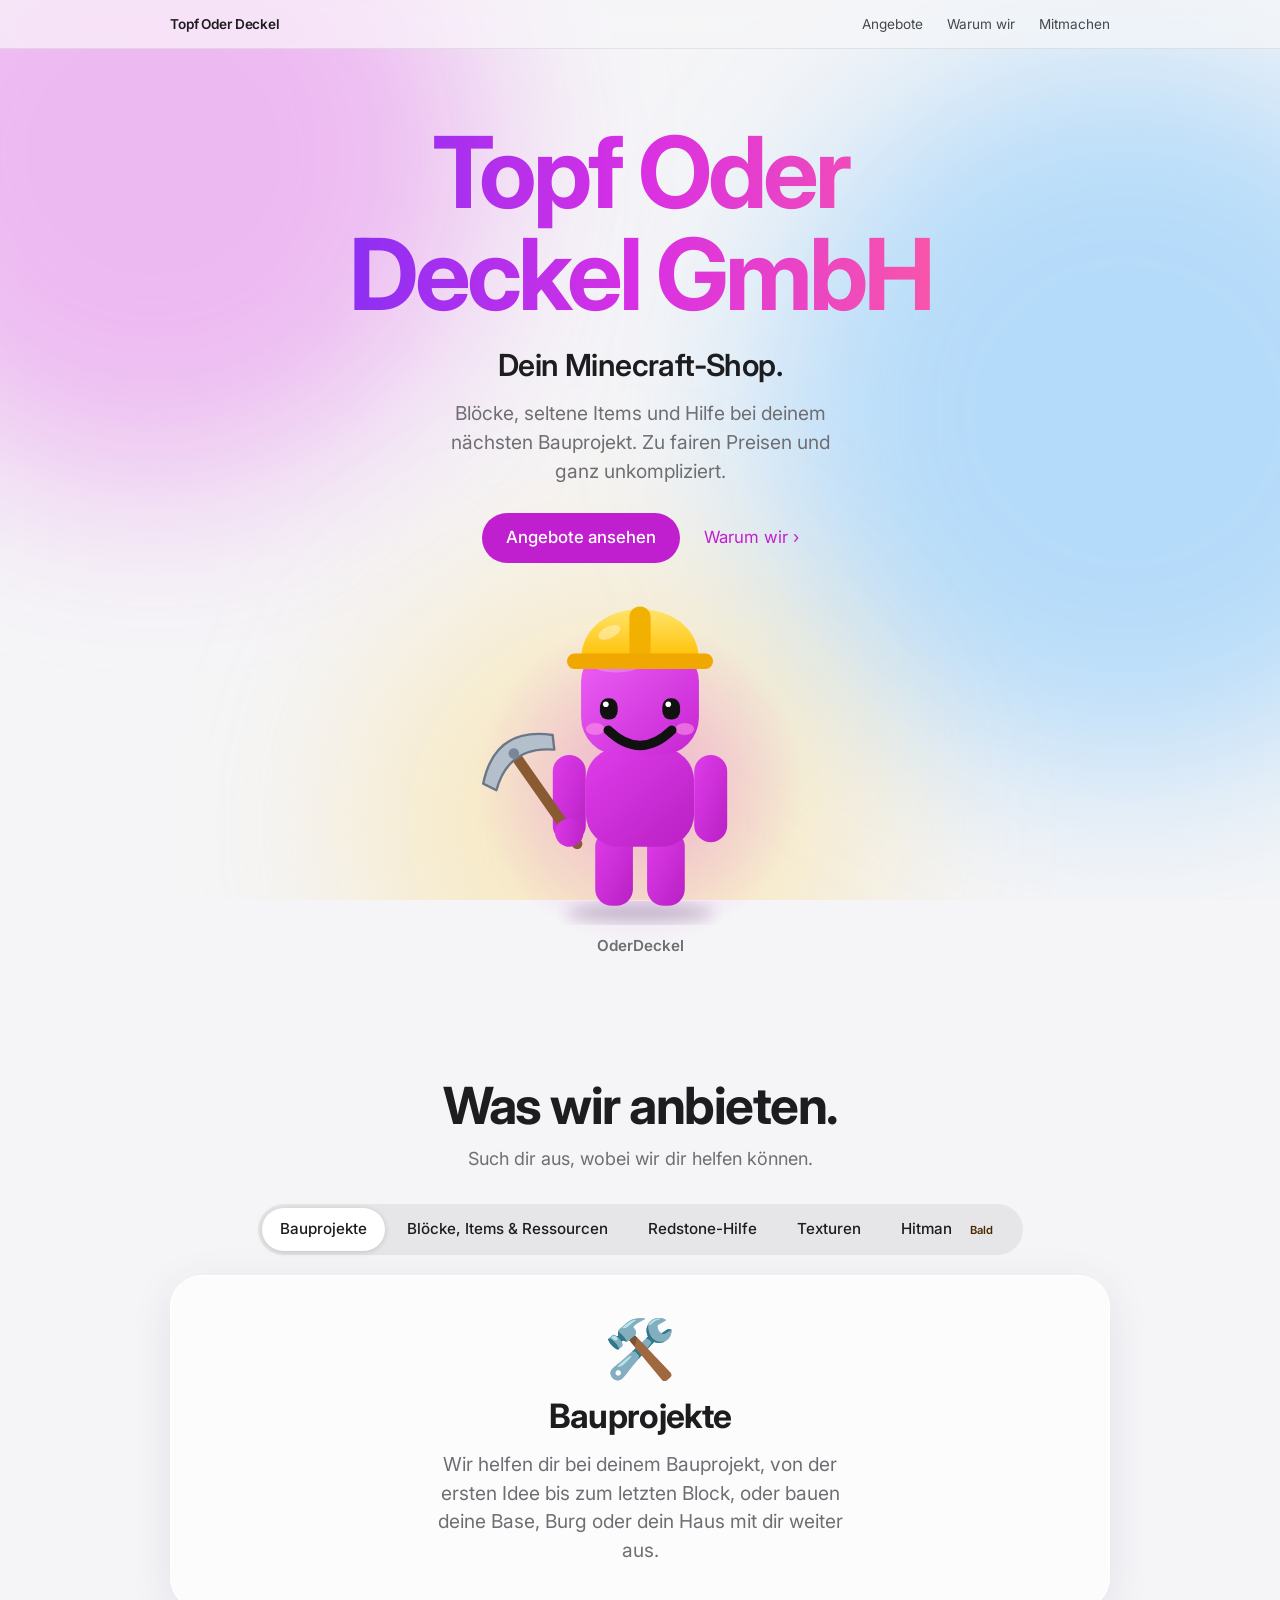
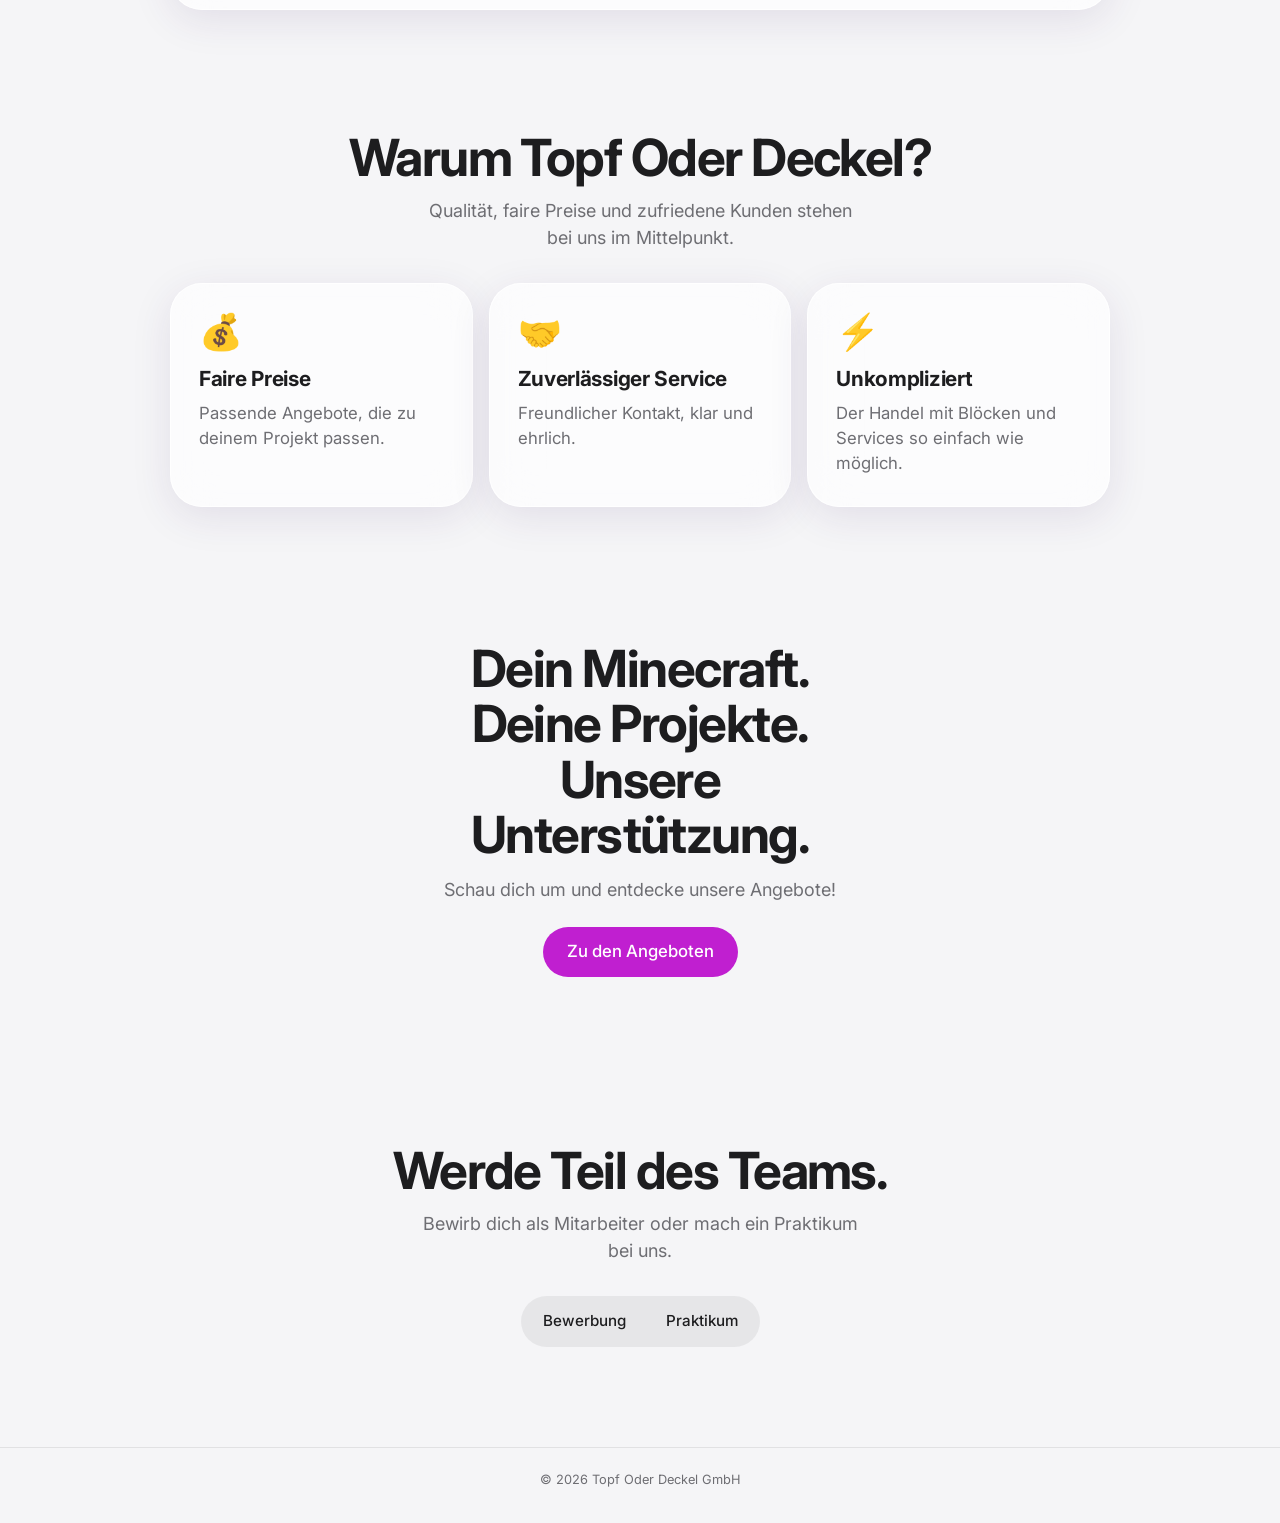
<file: index (4).html>
<!DOCTYPE html>
<html lang="de">
<head>
  <meta charset="UTF-8">
  <meta name="viewport" content="width=device-width, initial-scale=1">
  <title>Topf Oder Deckel GmbH – Dein Minecraft-Shop</title>
  <link rel="preconnect" href="https://fonts.googleapis.com">
  <link rel="preconnect" href="https://fonts.gstatic.com" crossorigin>
  <link href="https://fonts.googleapis.com/css2?family=Inter:wght@400;500;600;700&display=swap" rel="stylesheet">
  <script>document.documentElement.classList.add('js');</script>
  <style>
    :root {
      --akzent: #c01fd0;
      --text: #1d1d1f;
      --grau: #6e6e73;
      --glas: rgba(255, 255, 255, 0.66);
    }
    * { box-sizing: border-box; }
    [hidden] { display: none !important; }
    html { scroll-behavior: smooth; background: #f5f5f7; }
    body {
      margin: 0;
      color: var(--text);
      font-family: -apple-system, BlinkMacSystemFont, "SF Pro Display", "Inter", "Segoe UI", "Helvetica Neue", Arial, sans-serif;
      font-size: 1.125rem;
      line-height: 1.5;
      -webkit-font-smoothing: antialiased;
    }

    /* Weicher Farbverlauf-Hintergrund */
    .hintergrund { position: fixed; inset: 0; z-index: -1; overflow: hidden; background: #f5f5f7; }
    .blob { position: absolute; border-radius: 50%; filter: blur(90px); animation: schweben 18s ease-in-out infinite alternate; }
    .blob.a { width: 52vw; height: 52vw; left: -14vw; top: -14vw; background: rgba(217, 48, 228, .30); }
    .blob.b { width: 56vw; height: 56vw; right: -16vw; top: 6vh; background: rgba(60, 170, 255, .34); animation-delay: -6s; }
    .blob.c { width: 40vw; height: 40vw; left: 28vw; bottom: -14vw; background: rgba(255, 205, 70, .28); animation-delay: -11s; }
    @keyframes schweben { to { transform: translate(4vw, 3vw) scale(1.08); } }

    /* Navigation */
    nav {
      position: sticky; top: 0; z-index: 10;
      background: rgba(245, 245, 247, .72);
      -webkit-backdrop-filter: saturate(180%) blur(20px);
      backdrop-filter: saturate(180%) blur(20px);
      border-bottom: 1px solid rgba(0, 0, 0, .08);
    }
    .nav-innen { max-width: 980px; margin: 0 auto; height: 48px; padding: 0 20px; display: flex; align-items: center; justify-content: space-between; font-size: .85rem; }
    .marke { font-weight: 600; letter-spacing: -.01em; }
    .nav-links { display: flex; gap: 24px; }
    nav a { color: var(--text); text-decoration: none; opacity: .8; }
    nav a:hover { opacity: 1; }

    section { scroll-margin-top: 64px; }
    .breit { max-width: 980px; margin: 0 auto; padding: 0 20px; }

    /* Hero */
    .hero { text-align: center; padding: 72px 20px 24px; }
    h1 {
      font-size: clamp(2.8rem, 10vw, 6.2rem);
      font-weight: 700;
      line-height: 1.03;
      letter-spacing: -.04em;
      margin: 0 auto 18px;
      max-width: 11ch;
      text-wrap: balance;
      background: linear-gradient(90deg, #7b2ff7, #d930e4 50%, #ff5d9e);
      -webkit-background-clip: text; background-clip: text;
      -webkit-text-fill-color: transparent; color: transparent;
    }
    .unter { font-size: clamp(1.3rem, 3.6vw, 1.9rem); font-weight: 600; letter-spacing: -.02em; color: var(--text); margin: 0 0 10px; }
    .lead { color: var(--grau); max-width: 34ch; margin: 0 auto 28px; font-size: 1.2rem; }
    .cta { display: flex; justify-content: center; align-items: center; gap: 24px; flex-wrap: wrap; }
    .pille {
      display: inline-block; background: var(--akzent); color: #fff; text-decoration: none;
      padding: 12px 24px; border-radius: 999px; font-weight: 500; font-size: 1.05rem;
      transition: transform .2s ease, background .2s ease;
    }
    .pille:hover { background: #a519b3; transform: scale(1.03); }
    .link { color: var(--akzent); text-decoration: none; font-size: 1.05rem; }
    .link:hover { text-decoration: underline; }

    /* Figur */
    .buehne { position: relative; width: 330px; max-width: 90vw; margin: 34px auto 0; }
    .buehne::before {
      content: ""; position: absolute; left: 50%; top: 52%; width: 340px; height: 340px; transform: translate(-50%, -50%);
      background: radial-gradient(circle, rgba(217, 48, 228, .32), rgba(217, 48, 228, 0) 68%); z-index: -1;
    }
    .helm { cursor: default; outline: none; }
    .helm:focus-visible { outline: 3px solid var(--akzent); outline-offset: 4px; }
    .figur { display: block; width: 100%; height: auto; overflow: visible; }
    .huepfen { animation: huepfen 2.4s ease-in-out infinite; }
    .schatten { transform-box: fill-box; transform-origin: center; animation: schatten 2.4s ease-in-out infinite; }
    .winken { transform-box: fill-box; transform-origin: 50% 12%; animation: winken 1.1s ease-in-out infinite; }
    .auge { transform-box: fill-box; transform-origin: 50% 50%; animation: blinzeln 4.6s infinite; }
    @keyframes huepfen { 50% { transform: translateY(-9px); } }
    @keyframes schatten { 50% { transform: scale(.88); opacity: .6; } }
    @keyframes winken { 0%, 100% { transform: rotate(-135deg); } 50% { transform: rotate(-166deg); } }
    @keyframes blinzeln { 0%, 92%, 100% { transform: scaleY(1); } 96% { transform: scaleY(.1); } }
    .name { text-align: center; margin: 6px 0 0; font-size: .95rem; font-weight: 600; color: var(--grau); }

    /* Abschnitte */
    .abschnitt { padding: 96px 0 24px; text-align: center; }
    h2 { font-size: clamp(2rem, 5.5vw, 3.2rem); font-weight: 700; letter-spacing: -.03em; line-height: 1.08; margin: 0 0 12px; }
    .abschnitt > .breit > p { color: var(--grau); max-width: 40ch; margin: 0 auto 32px; }

    /* Auswahl als Segment-Schalter */
    .schalter {
      display: flex; gap: 4px; width: fit-content; max-width: 100%; margin: 0 auto 20px;
      padding: 4px; border-radius: 26px; background: rgba(0, 0, 0, .06); flex-wrap: wrap; justify-content: center;
    }
    .schalter::-webkit-scrollbar { display: none; }
    .schalter button {
      font: inherit; font-size: .95rem; font-weight: 500; white-space: nowrap;
      color: var(--text); background: transparent; border: 0; border-radius: 999px; padding: 10px 18px; cursor: pointer;
      transition: background .25s ease, box-shadow .25s ease;
    }
    .schalter button:hover { background: rgba(255, 255, 255, .5); }
    .schalter button[aria-selected="true"] { background: #fff; box-shadow: 0 1px 6px rgba(0, 0, 0, .16); }
    .schalter button:focus-visible { outline: 3px solid var(--akzent); outline-offset: 2px; }

    .glas {
      background: var(--glas);
      -webkit-backdrop-filter: blur(24px) saturate(160%);
      backdrop-filter: blur(24px) saturate(160%);
      border: 1px solid rgba(255, 255, 255, .8);
      border-radius: 32px;
      box-shadow: 0 10px 40px rgba(60, 30, 100, .10);
    }
    .detail { padding: 44px 28px; min-height: 250px; display: flex; flex-direction: column; justify-content: center; align-items: center; }
    .detail .icon { font-size: 3.6rem; line-height: 1; margin-bottom: 14px; }
    .detail h3 { font-size: clamp(1.5rem, 4vw, 2.1rem); letter-spacing: -.02em; margin: 0 0 8px; }
    .detail p { margin: 0; color: var(--grau); max-width: 36ch; font-size: 1.2rem; }
    .detail.neu > * { animation: einblenden .4s ease both; }
    @keyframes einblenden { from { opacity: 0; transform: translateY(8px); } to { opacity: 1; transform: none; } }


    /* Anfrage-Formular */
    .formular { margin-top: 16px; padding: 32px 28px; text-align: left; }
    .formular h3 { font-size: 1.4rem; letter-spacing: -.02em; margin: 0 0 20px; }
    .formular fieldset { border: 0; padding: 0; margin: 0; min-width: 0; }
    .feld { margin-bottom: 18px; }
    .lbl { display: block; font-size: .9rem; font-weight: 600; margin: 0 0 6px; }
    .eingabe {
      width: 100%; font: inherit; font-size: 1rem; color: var(--text);
      background: rgba(255, 255, 255, .9); border: 1px solid rgba(0, 0, 0, .14);
      border-radius: 14px; padding: 12px 14px;
    }
    .eingabe:focus { outline: 3px solid rgba(192, 31, 208, .3); border-color: var(--akzent); }
    textarea.eingabe { min-height: 130px; resize: vertical; }
    .zeile { display: grid; grid-template-columns: 1fr 110px 42px; gap: 8px; margin-bottom: 8px; }
    .weg { font: inherit; font-size: 1.3rem; line-height: 1; background: rgba(0, 0, 0, .06); border: 0; border-radius: 14px; cursor: pointer; color: var(--text); }
    .weg:hover { background: rgba(0, 0, 0, .12); }
    .klein {
      display: inline-block; font: inherit; font-size: .95rem; font-weight: 500; color: var(--text); text-decoration: none;
      background: rgba(0, 0, 0, .06); border: 0; border-radius: 999px; padding: 9px 16px; cursor: pointer;
    }
    .klein:hover { background: rgba(0, 0, 0, .12); }
    button.pille { border: 0; font: inherit; font-weight: 500; font-size: 1.05rem; cursor: pointer; }
    .formular :focus-visible { outline: 3px solid var(--akzent); outline-offset: 2px; }
    .ergebnis { margin-top: 24px; padding-top: 22px; border-top: 1px solid rgba(0, 0, 0, .1); }
    .ergebnis pre { white-space: pre-wrap; word-break: break-word; font: inherit; font-size: 1rem; background: rgba(255, 255, 255, .9); border-radius: 14px; padding: 16px; margin: 0 0 14px; }
    .aktionen { display: flex; gap: 12px; align-items: center; flex-wrap: wrap; }
    .kopiert { color: var(--akzent); font-weight: 600; margin: 0; }
    .tag { display: inline-block; font-size: .7rem; font-weight: 600; background: var(--gelb); color: #4a2a00; border-radius: 999px; padding: 2px 8px; margin-left: 6px; }
    .bald { background: var(--gelb); color: #4a2a00; font-weight: 600; border-radius: 14px; padding: 12px 16px; margin: 0 0 20px; }
    .haken { display: flex; gap: 10px; align-items: flex-start; font-size: 1rem; cursor: pointer; }
    .haken input { width: 20px; height: 20px; margin-top: 3px; accent-color: var(--akzent); flex: none; }
    .eingabe:disabled { opacity: .55; cursor: not-allowed; }
    button.pille:disabled { background: #b8b8c0; cursor: not-allowed; transform: none; }
    .preis { display: grid; grid-template-columns: 1fr 160px; gap: 8px; }
    .hinweis { color: var(--grau); font-size: .9rem; margin: 8px 0 0; }
    .karten { display: grid; gap: 16px; grid-template-columns: repeat(auto-fit, minmax(240px, 1fr)); text-align: left; }
    .karte { padding: 30px 28px; }
    .karte .icon { font-size: 2.2rem; line-height: 1; margin-bottom: 14px; }
    .karte h3 { font-size: 1.3rem; letter-spacing: -.015em; margin: 0 0 6px; }
    .karte p { margin: 0; color: var(--grau); font-size: 1.05rem; }

    .schluss { text-align: center; padding: 110px 20px 70px; }
    .schluss h2 { max-width: 14ch; margin: 0 auto 14px; text-wrap: balance; }
    .schluss p { color: var(--grau); margin: 0 0 24px; }
    footer { text-align: center; color: var(--grau); font-size: .8rem; padding: 22px 20px 34px; border-top: 1px solid rgba(0, 0, 0, .08); }

    .js .zeigen { opacity: 0; transform: translateY(26px); transition: opacity .8s cubic-bezier(.2, .7, .2, 1), transform .8s cubic-bezier(.2, .7, .2, 1); }
    .js .zeigen.sichtbar { opacity: 1; transform: none; }
    @media (max-width: 560px) { .nav-links { gap: 16px; } .hero { padding-top: 48px; } }
    .ploppen { animation: plop .4s cubic-bezier(.2, .9, .3, 1.15) both; }
    @keyframes plop { from { opacity: 0; transform: translateY(16px) scale(.94); } to { opacity: 1; transform: none; } }
    @media (prefers-reduced-motion: reduce) {
      html { scroll-behavior: auto; }
      * { animation: none !important; transition: none !important; }
      .js .zeigen { opacity: 1; transform: none; }
    }
  </style>
</head>
<body>
  <div class="hintergrund" aria-hidden="true"><div class="blob a"></div><div class="blob b"></div><div class="blob c"></div></div>

  <nav>
    <div class="nav-innen">
      <span class="marke">Topf Oder Deckel</span>
      <div class="nav-links"><a href="#angebote">Angebote</a><a href="#warum">Warum wir</a><a href="#mitmachen">Mitmachen</a></div>
    </div>
  </nav>

  <header class="hero">
    <h1>Topf Oder Deckel GmbH</h1>
    <p class="unter">Dein Minecraft-Shop.</p>
    <p class="lead">Blöcke, seltene Items und Hilfe bei deinem nächsten Bauprojekt. Zu fairen Preisen und ganz unkompliziert.</p>
    <div class="cta"><a class="pille" href="#angebote">Angebote ansehen</a><a class="link" href="#warum">Warum wir ›</a></div>

    <div class="buehne">
      <svg class="figur" viewBox="-140 -262 280 282" role="img" aria-label="OderDeckel mit Bauarbeiterhelm und Spitzhacke">
        <defs>
          <linearGradient id="kopf" x1="0" y1="0" x2="1" y2="1"><stop offset="0" stop-color="#ee62f7"/><stop offset="1" stop-color="#c624d2"/></linearGradient>
          <linearGradient id="koerper" x1="0" y1="0" x2="1" y2="1"><stop offset="0" stop-color="#df3cea"/><stop offset="1" stop-color="#b820c4"/></linearGradient>
          <linearGradient id="helm" x1="0" y1="0" x2="0" y2="1"><stop offset="0" stop-color="#ffe46b"/><stop offset="1" stop-color="#ffbf00"/></linearGradient>
          <filter id="weich"><feGaussianBlur stdDeviation="6"/></filter>
        </defs>
        <ellipse class="schatten" cx="0" cy="6" rx="62" ry="8" fill="#2b1040" opacity=".22" filter="url(#weich)"/>
        <g class="huepfen">
          <rect x="-38" y="-64" width="32" height="64" rx="14" fill="url(#koerper)"/>
          <rect x="6" y="-64" width="32" height="64" rx="14" fill="url(#koerper)"/>
          <rect x="-74" y="-128" width="28" height="74" rx="14" fill="url(#koerper)"/>
          <rect x="-46" y="-134" width="92" height="84" rx="28" fill="url(#koerper)"/>
          <g class="winken"><rect x="46" y="-128" width="28" height="74" rx="14" fill="url(#koerper)"/></g>
          <g transform="translate(-60 -62) rotate(-35)">
            <rect x="-4.5" y="-86" width="9" height="102" rx="4.5" fill="#8a5a32"/>
            <path d="M-36 -76 Q0 -110 36 -76 L30 -65 Q0 -90 -30 -65 Z" fill="#b4bfcc" stroke="#6b7686" stroke-width="2" stroke-linejoin="round"/>
            <circle cx="0" cy="-82" r="4.5" fill="#7a8596"/>
            <circle cx="0" cy="0" r="12" fill="url(#koerper)"/>
          </g>
          <rect x="-50" y="-222" width="100" height="94" rx="32" fill="url(#kopf)"/>
          <ellipse cx="-20" cy="-206" rx="22" ry="8" fill="#fff" opacity=".22"/>
          <a class="helm" href="freikaufen.html" aria-label="Geheimer Link"><path d="M-50 -208 C-50 -266 50 -266 50 -208 Z" fill="url(#helm)"/>
          <rect x="-9" y="-254" width="18" height="46" rx="9" fill="#f2b000"/>
          <ellipse cx="-26" cy="-232" rx="10" ry="5" fill="#fff" opacity=".4" transform="rotate(-25 -26 -232)"/>
          <rect x="-62" y="-214" width="124" height="13" rx="6.5" fill="#f0a800"/></a>
          <g class="auge"><rect x="-34" y="-176" width="15" height="18" rx="7" fill="#111"/><circle cx="-29" cy="-171" r="2.4" fill="#fff"/></g>
          <g class="auge"><rect x="19" y="-176" width="15" height="18" rx="7" fill="#111"/><circle cx="24" cy="-171" r="2.4" fill="#fff"/></g>
          <ellipse cx="-38" cy="-150" rx="8" ry="5" fill="#ff9ae8" opacity=".55"/>
          <ellipse cx="38" cy="-150" rx="8" ry="5" fill="#ff9ae8" opacity=".55"/>
          <path d="M-27 -149 Q0 -123 27 -149" fill="none" stroke="#111" stroke-width="8" stroke-linecap="round"/>
        </g>
      </svg>
      <p class="name">OderDeckel</p>
    </div>
  </header>

  <main>
    <section id="angebote" class="abschnitt">
      <div class="breit zeigen">
        <h2>Was wir anbieten.</h2>
        <p>Such dir aus, wobei wir dir helfen können.</p>
        <div class="schalter" role="tablist" aria-label="Angebote">
          <button type="button" role="tab" aria-selected="true" data-modus="aufgabe" data-kanal="bauprojekte" data-icon="🛠️" data-titel="Bauprojekte" data-text="Wir helfen dir bei deinem Bauprojekt, von der ersten Idee bis zum letzten Block, oder bauen deine Base, Burg oder dein Haus mit dir weiter aus.">Bauprojekte</button>
          <button type="button" role="tab" aria-selected="false" data-modus="material" data-kanal="material" data-icon="🧱" data-titel="Blöcke, Items &amp; Ressourcen" data-text="Verschiedene Blöcke und Baumaterialien, nützliche Items und gesammelte Ressourcen. Wir sammeln sie für dich, damit du direkt weiterbauen kannst.">Blöcke, Items &amp; Ressourcen</button>
          <button type="button" role="tab" aria-selected="false" data-modus="aufgabe" data-kanal="redstone" data-icon="🔴" data-titel="Redstone-Hilfe" data-text="Hilfe bei Redstone-Schaltungen, automatischen Türen, Farmen und Maschinen.">Redstone-Hilfe</button>
          <button type="button" role="tab" aria-selected="false" data-modus="textur" data-kanal="textur" data-icon="🎨" data-titel="Textur-Ideen" data-text="Du hast eine Idee für eine eigene Textur? Sag uns, für welches Item, wie es heißen soll und was daraus werden soll.">Texturen</button>
          <button type="button" role="tab" aria-selected="false" data-modus="hitman" data-kanal="hitman" data-icon="🎯" data-titel="Hitman (Coming soon)" data-text="Hitman-Aufträge in Minecraft: Nenne dein Ziel und deine Preisvorstellung. Coming soon, bald kannst du hier bestellen!">Hitman <span class="tag">Bald</span></button>
        </div>
        <div id="detail" class="glas detail" role="tabpanel" aria-live="polite">
          <div class="icon">🛠️</div>
          <h3>Bauprojekte</h3>
          <p>Wir helfen dir bei deinem Bauprojekt, von der ersten Idee bis zum letzten Block, oder bauen deine Base, Burg oder dein Haus mit dir weiter aus.</p>
        </div>

        <form id="anfrage" class="glas formular" hidden>
          <h3>Deine Anfrage: <span id="anfrage-titel">Bauprojekte</span></h3>
          <p id="bald" class="bald" hidden>🔒 Coming soon: Hitman-Aufträge sind bald verfügbar. Bestellen ist noch nicht möglich.</p>
          <div class="feld">
            <label class="lbl" for="mcname">Dein Minecraft-Name</label>
            <input class="eingabe" id="mcname" name="mcname" autocomplete="off" maxlength="32" required>
          </div>
          <div class="feld">
            <label class="lbl" for="dcname">Dein Discord-Name (damit wir dich direkt erreichen)</label>
            <input class="eingabe" id="dcname" autocomplete="off" maxlength="40" required>
          </div>

          <fieldset id="feld-aufgabe">
            <div class="feld">
              <label class="lbl" for="aufgabe">Was sollen wir für dich tun?</label>
              <textarea class="eingabe" id="aufgabe" name="aufgabe" placeholder="Beschreibe deine Aufgabe, zum Beispiel: Ich möchte ein Haus aus Holz bauen, 20 mal 20 Blöcke groß." maxlength="1500" required></textarea>
            </div>
          </fieldset>

          <fieldset id="feld-material" hidden disabled>
            <div class="feld">
              <span class="lbl">Was brauchst du?</span>
              <div id="zeilen"></div>
              <button type="button" class="klein" id="mehr">+ Weitere Zeile</button>
              <p class="hinweis" id="dia-hinweis" hidden>💎 <strong>Diamanten kaufen:</strong> 8 Diamanten = 1 Cent</p>
            </div>
          </fieldset>

          <fieldset id="feld-textur" hidden disabled>
            <div class="feld">
              <label class="lbl" for="t-item">Welches Item?</label>
              <input class="eingabe" id="t-item" maxlength="60" placeholder="z. B. Diamantspitzhacke" list="bloecke" autocomplete="off" required>
            </div>
            <div class="feld">
              <label class="lbl" for="t-name">Wie soll es heißen?</label>
              <input class="eingabe" id="t-name" maxlength="60" placeholder="z. B. Bohrhammer" autocomplete="off" required>
            </div>
            <div class="feld">
              <label class="lbl" for="t-idee">Was soll daraus werden?</label>
              <textarea class="eingabe" id="t-idee" maxlength="1200" placeholder="Beschreibe, wie die Textur aussehen soll: Farben, Form, Vorbild ..." required></textarea>
            </div>
          </fieldset>

          <fieldset id="feld-hitman" hidden disabled>
            <div class="feld">
              <label class="lbl" for="ziel">Name des Ziels (Minecraft-Name)</label>
              <input class="eingabe" id="ziel" name="ziel" maxlength="32" placeholder="Minecraft-Name des Spielers" autocomplete="off">
            </div>
          </fieldset>

          <div class="feld" id="feld-preis">
            <label class="lbl" for="preis">Deine Preisvorstellung (optional)</label>
            <div class="preis">
              <input class="eingabe" id="preis" name="preis" type="number" min="0" max="100000" step="1" placeholder="Betrag">
              <select class="eingabe" id="einheit" name="einheit" aria-label="Einheit"><option value="Diamanten">Diamanten</option><option value="Cent">Cent</option></select>
            </div>
            <p class="hinweis"><strong>Kurs:</strong> 16 Diamanten = 1 Cent</p>
            <p class="hinweis">Schreib uns, was du dafür bezahlen möchtest. Wir melden uns mit einem Angebot.</p>
          </div>

          <input type="text" id="website" name="website" tabindex="-1" autocomplete="off" aria-hidden="true" style="position:absolute;left:-9999px">
          <button type="submit" class="pille">Anfrage erstellen</button>

          <div id="ergebnis" class="ergebnis" hidden>
            <span class="lbl" id="status" aria-live="polite"></span>
            <pre id="text"></pre>
            <div class="aktionen">
              <button type="button" class="pille" id="kopieren">Anfrage kopieren</button>
              <p id="kopiert" class="kopiert" hidden>Kopiert!</p>
            </div>
          </div>
          <datalist id="bloecke">
            <option value="Eichenholz"><option value="Birkenholz"><option value="Stein"><option value="Bruchstein"><option value="Ziegelsteine">
            <option value="Glas"><option value="Sand"><option value="Erde"><option value="Eisenbarren"><option value="Goldbarren">
            <option value="Diamant"><option value="Smaragd"><option value="Redstone"><option value="Lapislazuli"><option value="Obsidian"><option value="Kohle">
          </datalist>
        </form>
      </div>
    </section>

    <section id="warum" class="abschnitt">
      <div class="breit zeigen">
        <h2>Warum Topf Oder Deckel?</h2>
        <p>Qualität, faire Preise und zufriedene Kunden stehen bei uns im Mittelpunkt.</p>
        <div class="karten">
          <div class="karte glas"><div class="icon">💰</div><h3>Faire Preise</h3><p>Passende Angebote, die zu deinem Projekt passen.</p></div>
          <div class="karte glas"><div class="icon">🤝</div><h3>Zuverlässiger Service</h3><p>Freundlicher Kontakt, klar und ehrlich.</p></div>
          <div class="karte glas"><div class="icon">⚡</div><h3>Unkompliziert</h3><p>Der Handel mit Blöcken und Services so einfach wie möglich.</p></div>
        </div>
      </div>
    </section>


    <section class="schluss zeigen">
      <h2>Dein Minecraft. Deine Projekte. Unsere Unterstützung.</h2>
      <p>Schau dich um und entdecke unsere Angebote!</p>
      <a class="pille" href="#angebote">Zu den Angeboten</a>
    </section>

    <section id="mitmachen" class="abschnitt" style="padding-bottom:80px">
      <div class="breit zeigen">
        <h2>Werde Teil des Teams.</h2>
        <p>Bewirb dich als Mitarbeiter oder mach ein Praktikum bei uns.</p>
        <div class="schalter" role="tablist" aria-label="Mitmachen">
          <button type="button" role="tab" aria-selected="false" data-modus="bewerbung" data-icon="💼" data-titel="Bewerbung als Mitarbeiter" data-text="Du willst im Team der Topf Oder Deckel GmbH mitarbeiten? Erzähl uns von dir und bewirb dich als Mitarbeiter. Voraussetzung: ein 1-tägiges Praktikum vorher. Nach deiner Bewerbung folgt noch eine halbstündige Ausbildung.">Bewerbung</button>
          <button type="button" role="tab" aria-selected="false" data-modus="praktikum" data-icon="🎓" data-titel="Praktikum" data-text="Du willst erst mal reinschnuppern? Mach ein Praktikum bei uns und lerne Bauen, Redstone und den Shop kennen.">Praktikum</button>
        </div>
        <div id="detail2" class="glas detail" role="tabpanel" aria-live="polite" hidden>
          <div class="icon">💼</div>
          <h3>Bewerbung als Mitarbeiter</h3>
          <p>Du willst im Team der Topf Oder Deckel GmbH mitarbeiten? Erzähl uns von dir und bewirb dich als Mitarbeiter. Voraussetzung: ein 1-tägiges Praktikum vorher. Nach deiner Bewerbung folgt noch eine halbstündige Ausbildung.</p>
        </div>

        <form id="mitmachen-form" class="glas formular" hidden>
          <h3><span id="m-prefix">Deine</span> <span id="m-titel">Bewerbung als Mitarbeiter</span></h3>
          <div class="feld">
            <label class="lbl" for="m-mcname">Dein Minecraft-Name</label>
            <input class="eingabe" id="m-mcname" autocomplete="off" maxlength="32" required>
          </div>
          <div class="feld">
            <label class="lbl" for="m-dc">Dein Discord-Name (damit wir dich direkt erreichen)</label>
            <input class="eingabe" id="m-dc" maxlength="40" autocomplete="off" required>
          </div>

          <fieldset id="feld-bewerbung">
            <p class="bald">ℹ️ Vor deiner Bewerbung musst du ein <strong>1-tägiges Praktikum</strong> bei uns gemacht haben. Nach deiner Bewerbung musst du noch eine <strong>halbstündige Ausbildung</strong> machen.</p>
            <div class="feld">
              <label class="haken"><input type="checkbox" id="b-praktikum" required> Ich habe bereits ein 1-tägiges Praktikum bei euch gemacht.</label>
            </div>
            <div class="feld">
              <label class="lbl" for="b-warum">Warum möchtest du bei uns mitarbeiten?</label>
              <textarea class="eingabe" id="b-warum" maxlength="1200" required></textarea>
            </div>
            <div class="feld">
              <label class="lbl" for="b-erfahrung">Deine Erfahrung in Minecraft (Bauen, Redstone, Handel ...)</label>
              <textarea class="eingabe" id="b-erfahrung" maxlength="1200" required></textarea>
            </div>
            <div class="feld">
              <label class="lbl" for="b-zeit">Wie viel Zeit hast du pro Woche?</label>
              <input class="eingabe" id="b-zeit" maxlength="60" placeholder="z. B. 5 Stunden" required>
            </div>
          </fieldset>

          <fieldset id="feld-praktikum" hidden disabled>
            <div class="feld">
              <label class="lbl" for="p-dauer">Dauer des Praktikums</label>
              <select class="eingabe" id="p-dauer"><option>1 Tag</option><option>2 Tage</option><option>3 Tage</option></select>
            </div>
            <div class="feld">
              <label class="lbl" for="p-bereich">Wunschbereich</label>
              <select class="eingabe" id="p-bereich"><option>Bauen</option><option>Redstone</option><option>Ressourcen &amp; Shop</option><option>Egal, ich lasse mich überraschen</option></select>
            </div>
            <div class="feld">
              <label class="lbl" for="p-start">Gewünschter Start</label>
              <input class="eingabe" id="p-start" maxlength="60" placeholder="z. B. nächste Woche oder 20.11." required>
            </div>
            <div class="feld">
              <label class="lbl" for="p-warum">Warum möchtest du ein Praktikum machen?</label>
              <textarea class="eingabe" id="p-warum" maxlength="1200" required></textarea>
            </div>
          </fieldset>

          <input type="text" id="m-website" tabindex="-1" autocomplete="off" aria-hidden="true" style="position:absolute;left:-9999px">
          <button type="submit" class="pille">Bewerbung abschicken</button>

          <div id="m-ergebnis" class="ergebnis" hidden>
            <span class="lbl" id="m-status" aria-live="polite"></span>
            <pre id="m-text"></pre>
            <div class="aktionen">
              <button type="button" class="pille" id="m-kopieren">Text kopieren</button>
              <p id="m-kopiert" class="kopiert" hidden>Kopiert!</p>
            </div>
          </div>
        </form>
      </div>
    </section>

  </main>

  <footer>© 2026 Topf Oder Deckel GmbH</footer>

  <script>
    var tabs = document.querySelectorAll('#angebote .schalter button');
    var detail = document.getElementById('detail');
    tabs.forEach(function (b) {
      b.addEventListener('click', function () {
        var f = document.getElementById('anfrage');
        if (b.getAttribute('aria-selected') === 'true' && !f.hidden) { // erneuter Klick klappt das Formular zu
          f.hidden = true;
          return;
        }
        tabs.forEach(function (x) { x.setAttribute('aria-selected', 'false'); });
        b.setAttribute('aria-selected', 'true');
        detail.innerHTML = '<div class="icon">' + b.dataset.icon + '</div><h3>' + b.dataset.titel + '</h3><p>' + b.dataset.text + '</p>';
        detail.classList.remove('neu'); void detail.offsetWidth; detail.classList.add('neu');
        modus(b);
        f.hidden = false;
        f.classList.remove('ploppen'); void f.offsetWidth; f.classList.add('ploppen');
        f.scrollIntoView({ behavior: 'smooth', block: 'nearest' });
      });
    });
    var beobachter = new IntersectionObserver(function (eintraege) {
      eintraege.forEach(function (e) { if (e.isIntersecting) { e.target.classList.add('sichtbar'); beobachter.unobserve(e.target); } });
    }, { threshold: 0.15 });
    document.querySelectorAll('.zeigen').forEach(function (el) { beobachter.observe(el); });

    // ---- Anfrage-Formular ----
    // Discord: pro Reiter ein eigener Bot in einem eigenen Kanal.
    // Trage zwischen den Anführungszeichen die Webhook-URL des jeweiligen Kanals ein.
    var DISCORD_WEBHOOKS = {
      bauprojekte: 'https://discord.com/api/webhooks/1569667931376320572/uk2-K4RnN9vdh7ACTNDnA32K02JCAUUnMR5Qd3jROqkiQZzM3TThJJU5QugEVVoqv9H0',
      material: 'https://discord.com/api/webhooks/1569809957543747645/roc5jIhIEqPfcq9T_k5zXbC7h8iQQRHubiFoC1j5an8Xya1QnxPNgwbxnvkjQLOqhw4o',
      redstone: 'https://discord.com/api/webhooks/1569810233566433350/sSze46BCvAyCQFjd2NblJ48rcyX8KKGVUeTnA0LRuxM4pG0EbZvSh4GnRAIlg4oBk03B',
      hitman: 'https://discord.com/api/webhooks/1569810575288963125/RJt_2P7QI-zKRfo3yJaac76ctTMBz0JGKeC998VaTCyxLDTUcwM3khL86shdYmpnzEe5',
      textur: 'https://discord.com/api/webhooks/1569821226346741931/92djrPuNrft3LzdBKOeE6cjFWKnpnpevfjsMvRWRbfKvsdiSrAGuIoKY9CqbGFE-XJOW',
      bewerbung: 'https://discord.com/api/webhooks/1569810975824158890/I2B-ZE6P1i_nZLex7WOE0uGQnUhWQFRkJcKU4vXJI9nF87HzwDY7Q30mxlj0ZAvJBuGt',
      praktikum: 'https://discord.com/api/webhooks/1569811126710050970/46rCvJWodr9MKFOIZYR96lS1UNJeZ2StHwDe52K1QnxOXzPpj1D0iflUdIIj9SLGKqCn'
    };
    // Name, unter dem der jeweilige Bot in Discord schreibt.
    var BOT_NAMEN = {
      bauprojekte: 'Bauprojekte-Bot',
      material: 'Material-Bot',
      redstone: 'Redstone-Bot',
      hitman: 'Hitman-Bot',
      textur: 'Textur-Bot',
      bewerbung: 'Bewerbungs-Bot',
      praktikum: 'Praktikums-Bot'
    };

    // Deine Discord-ID, damit dich der Bot bei jeder neuen Nachricht mit @ markiert.
    // So findest du sie: Discord > Einstellungen > Erweitert > Entwicklermodus einschalten,
    // dann rechtsklick auf dein Profil > "Nutzer-ID kopieren". Eine Zahl wie 123456789012345678.
    var DISCORD_USER_ID = '';

    // Aussehen pro Reiter: Emoji und Farbe des Streifens in Discord.
    var KANAL_STIL = {
      bauprojekte: { emoji: '🛠️', farbe: 0xF5A623 },
      material:    { emoji: '🧱', farbe: 0x8B5A2B },
      redstone:    { emoji: '🔴', farbe: 0xE03131 },
      hitman:      { emoji: '🎯', farbe: 0x343A40 },
      textur:      { emoji: '🎨', farbe: 0x9C36B5 },
      bewerbung:   { emoji: '💼', farbe: 0x1C7ED6 },
      praktikum:   { emoji: '🎓', farbe: 0x37B24D }
    };

    // Baut die Discord-Nachricht: Ping, Titel, übersichtliche Felder und Hinweis zum Abhaken.
    // felder: Liste aus [Name, Wert, nebeneinander?]
    function discordNachricht(kanal, titel, felder, kopfzeile) {
      var st = KANAL_STIL[kanal] || { emoji: '🔔', farbe: 0xD930E4 };
      var id = /^\d{15,25}$/.test(DISCORD_USER_ID) ? DISCORD_USER_ID : '';
      return {
        username: BOT_NAMEN[kanal] || 'Topf Oder Deckel Shop',
        allowed_mentions: id ? { users: [id] } : { parse: [] },
        content: (id ? '<@' + id + '> ' : '') + st.emoji + ' ' + kopfzeile,
        embeds: [{
          title: st.emoji + ' ' + titel,
          color: st.farbe,
          fields: felder.filter(function (f) { return f[1] && String(f[1]).trim(); }).map(function (f) {
            return { name: f[0], value: String(f[1]).slice(0, 1000), inline: !!f[2] };
          }),
          footer: { text: '⏳ Offen · Reagiere mit ✅, wenn erledigt' },
          timestamp: new Date().toISOString()
        }]
      };
    }

    // Reserve: Wird genommen, solange bei einem Reiter oben nichts eingetragen ist.
    var DISCORD_STANDARD = '';

    var form = document.getElementById('anfrage');
    var feldAufgabe = document.getElementById('feld-aufgabe');
    var feldMaterial = document.getElementById('feld-material');
    var feldHitman = document.getElementById('feld-hitman');
    var feldTextur = document.getElementById('feld-textur');
    var zeilen = document.getElementById('zeilen');
    var ergebnis = document.getElementById('ergebnis');
    var aktuell = { titel: '', modus: 'aufgabe' };

    function modus(b) {
      aktuell.titel = b.dataset.titel;
      aktuell.modus = b.dataset.modus;
      aktuell.kanal = b.dataset.kanal;
      document.getElementById('anfrage-titel').textContent = aktuell.titel;
      var art = aktuell.modus;
      var bald = art === 'hitman';
      feldAufgabe.hidden = art !== 'aufgabe'; feldAufgabe.disabled = art !== 'aufgabe';
      feldMaterial.hidden = art !== 'material'; feldMaterial.disabled = art !== 'material';
      feldHitman.hidden = !bald; // bleibt gesperrt (Coming soon)
      var tex = art === 'textur';
      feldTextur.hidden = !tex; feldTextur.disabled = !tex;
      document.getElementById('feld-preis').hidden = tex;
      ['mcname', 'dcname', 'preis', 'einheit'].forEach(function (id) { document.getElementById(id).disabled = bald; });
      var absenden = form.querySelector('button[type=submit]');
      absenden.disabled = bald;
      absenden.textContent = bald ? 'Bald verfügbar' : (tex ? 'Idee abschicken' : 'Anfrage erstellen');
      document.getElementById('bald').hidden = !bald;
      ergebnis.hidden = true;
    }

    function pruefeDia() {
      var dia = Array.prototype.some.call(zeilen.querySelectorAll('[name=item]'), function (i) { return /diamant/i.test(i.value); });
      document.getElementById('dia-hinweis').hidden = !dia;
      return dia;
    }
    zeilen.addEventListener('input', pruefeDia);

    function neueZeile() {
      var z = document.createElement('div');
      z.className = 'zeile';
      z.innerHTML =
        '<input class="eingabe" name="item" list="bloecke" maxlength="60" placeholder="Block oder Item, z. B. Eichenholz" aria-label="Block oder Item" required>' +
        '<input class="eingabe" name="anzahl" type="number" min="1" max="100000" step="1" placeholder="Anzahl" aria-label="Anzahl" required>' +
        '<button type="button" class="weg" aria-label="Zeile entfernen">×</button>';
      z.querySelector('.weg').addEventListener('click', function () { if (zeilen.children.length > 1) { z.remove(); pruefeDia(); } });
      zeilen.appendChild(z);
    }
    neueZeile();
    document.getElementById('mehr').addEventListener('click', neueZeile);
    modus(tabs[0]);

    form.addEventListener('submit', function (e) {
      e.preventDefault();
      if (aktuell.modus === 'hitman') return;
      var v = function (id) { return document.getElementById(id).value.trim(); };
      var t = 'Anfrage an die Topf Oder Deckel GmbH\n\nAngebot: ' + aktuell.titel +
              '\nMinecraft-Name: ' + v('mcname') + '\nDiscord: ' + v('dcname') + '\n\n';
      var liste = '';
      if (aktuell.modus === 'material') {
        t += 'Benötigt:\n';
        Array.prototype.forEach.call(zeilen.children, function (z) {
          var item = z.querySelector('[name=item]').value.trim();
          var anzahl = z.querySelector('[name=anzahl]').value;
          if (item && anzahl) { t += '- ' + anzahl + '× ' + item + '\n'; liste += '• ' + anzahl + '× ' + item + '\n'; }
        });
        if (pruefeDia()) t += '\nDiamanten-Kurs: 8 Diamanten = 1 Cent\n';
      } else if (aktuell.modus === 'textur') {
        t += 'Item: ' + v('t-item') + '\nName: ' + v('t-name') + '\n\nIdee:\n' + v('t-idee') + '\n';
      } else {
        t += 'Aufgabe:\n' + document.getElementById('aufgabe').value.trim() + '\n';
      }
      var preis = aktuell.modus === 'textur' ? '' : document.getElementById('preis').value;
      var einheit = document.getElementById('einheit').value;
      if (preis) {
        if (einheit === 'Diamanten' && Number(preis) === 1) einheit = 'Diamant';
        t += '\n\nPreisvorstellung: ' + preis + ' ' + einheit;
      }
      t = t.trim();
      document.getElementById('text').textContent = t;
      var name = document.getElementById('mcname').value.trim();
      var status = document.getElementById('status');
      var senden = form.querySelector('button[type=submit]');
      var zeigen = function (text) {
        status.textContent = text;
        ergebnis.hidden = false;
        ergebnis.scrollIntoView({ behavior: 'smooth', block: 'nearest' });
      };
      var felder = [['👤 Minecraft-Name', '`' + name + '`', true], ['💬 Discord', '`' + v('dcname') + '`', true]];
      if (aktuell.modus === 'material') {
        felder.push(['📦 Bestellung', liste, false]);
        if (pruefeDia()) felder.push(['💎 Diamanten-Kurs', '8 Diamanten = 1 Cent', true]);
      } else if (aktuell.modus === 'textur') {
        felder.push(['🎨 Item', v('t-item'), true], ['🏷️ Name', v('t-name'), true], ['💡 Idee', v('t-idee'), false]);
      } else {
        felder.push(['📝 Aufgabe', v('aufgabe'), false]);
      }
      if (preis) felder.push(['💰 Preisvorstellung', preis + ' ' + einheit, true]);
      var hook = DISCORD_WEBHOOKS[aktuell.kanal] || DISCORD_STANDARD;
      if (!hook) { zeigen('Fertig! Kopiere den Text und schick ihn uns:'); return; }
      if (document.getElementById('website').value) return; // Spam-Falle
      senden.disabled = true;
      fetch(hook, {
        method: 'POST',
        headers: { 'Content-Type': 'application/json' },
        body: JSON.stringify(discordNachricht(aktuell.kanal, 'Anfrage: ' + aktuell.titel, felder, 'Neue Anfrage von **' + name + '**'))
      }).then(function (r) {
        if (!r.ok) throw new Error(r.status);
        zeigen('Deine Anfrage wurde gesendet. Wir melden uns bei dir! Hier eine Kopie:');
      }).catch(function () {
        zeigen('Senden hat nicht geklappt. Kopiere die Anfrage und schick sie uns:');
      }).then(function () {
        setTimeout(function () { if (aktuell.modus !== 'hitman') senden.disabled = false; }, 30000);
      });
    });

    document.getElementById('kopieren').addEventListener('click', function () {
      var pre = document.getElementById('text');
      var fertig = function () {
        var k = document.getElementById('kopiert');
        k.hidden = false;
        setTimeout(function () { k.hidden = true; }, 2000);
      };
      var auswaehlen = function () {
        var r = document.createRange(); r.selectNodeContents(pre);
        var sel = window.getSelection(); sel.removeAllRanges(); sel.addRange(r);
        document.execCommand('copy'); fertig();
      };
      if (navigator.clipboard) navigator.clipboard.writeText(pre.textContent).then(fertig, auswaehlen);
      else auswaehlen();
    });

    // ---- Bewerbung und Praktikum (Bereich ganz unten) ----
    var tabs2 = document.querySelectorAll('#mitmachen .schalter button');
    var detail2 = document.getElementById('detail2');
    var form2 = document.getElementById('mitmachen-form');
    var m = { modus: 'bewerbung', kanal: 'bewerbung', titel: 'Bewerbung als Mitarbeiter' };

    function wechsel2(b) {
      if (b.getAttribute('aria-selected') === 'true') {
        tabs2.forEach(function (x) { x.setAttribute('aria-selected', 'false'); });
        detail2.hidden = true; form2.hidden = true;
        return;
      }
      m.modus = b.dataset.modus; m.kanal = b.dataset.modus; m.titel = b.dataset.titel;
      var bew = m.modus === 'bewerbung';
      var fb = document.getElementById('feld-bewerbung'), fp = document.getElementById('feld-praktikum');
      fb.hidden = !bew; fb.disabled = !bew;
      fp.hidden = bew; fp.disabled = bew;
      document.getElementById('m-prefix').textContent = bew ? 'Deine' : 'Dein';
      document.getElementById('m-titel').textContent = m.titel;
      form2.querySelector('button[type=submit]').textContent = bew ? 'Bewerbung abschicken' : 'Praktikumsanfrage abschicken';
      document.getElementById('m-ergebnis').hidden = true;
      tabs2.forEach(function (x) { x.setAttribute('aria-selected', x === b ? 'true' : 'false'); });
      detail2.innerHTML = '<div class="icon">' + b.dataset.icon + '</div><h3>' + b.dataset.titel + '</h3><p>' + b.dataset.text + '</p>';
      detail2.hidden = false; form2.hidden = false;
      [detail2, form2].forEach(function (el) { el.classList.remove('ploppen'); void el.offsetWidth; el.classList.add('ploppen'); });
      detail2.scrollIntoView({ behavior: 'smooth', block: 'nearest' });
    }
    tabs2.forEach(function (b) { b.addEventListener('click', function () { wechsel2(b); }); });

    form2.addEventListener('submit', function (e) {
      e.preventDefault();
      var v = function (id) { return document.getElementById(id).value.trim(); };
      var bew = m.modus === 'bewerbung';
      var t = (bew ? 'Bewerbung als Mitarbeiter' : 'Praktikumsanfrage') + ' bei der Topf Oder Deckel GmbH\n\n' +
              'Minecraft-Name: ' + v('m-mcname') + '\n' + 'Discord: ' + v('m-dc') + '\n' + '\n';
      if (bew) {
        t += 'Praktikum (1 Tag) absolviert: ja\n\nWarum bei uns:\n' + v('b-warum') + '\n\nErfahrung:\n' + v('b-erfahrung') + '\n\nZeit pro Woche: ' + v('b-zeit');
      } else {
        t += 'Dauer: ' + v('p-dauer') + '\nWunschbereich: ' + v('p-bereich') + '\nGewünschter Start: ' + v('p-start') + '\n\nWarum ein Praktikum:\n' + v('p-warum');
      }
      document.getElementById('m-text').textContent = t;
      var status = document.getElementById('m-status');
      var erg = document.getElementById('m-ergebnis');
      var senden = form2.querySelector('button[type=submit]');
      var zeigen = function (text) {
        status.textContent = text; erg.hidden = false;
        erg.scrollIntoView({ behavior: 'smooth', block: 'nearest' });
      };
      var felder2 = [['👤 Minecraft-Name', '`' + v('m-mcname') + '`', true], ['💬 Discord', '`' + v('m-dc') + '`', true]];
      if (bew) {
        felder2.push(['✅ Praktikum (1 Tag)', 'Absolviert', true], ['⏱️ Zeit pro Woche', v('b-zeit'), true], ['❓ Warum bei uns', v('b-warum'), false], ['🧰 Erfahrung', v('b-erfahrung'), false]);
      } else {
        felder2.push(['📅 Dauer', v('p-dauer'), true], ['🎯 Wunschbereich', v('p-bereich'), true], ['🚀 Gewünschter Start', v('p-start'), true], ['❓ Warum ein Praktikum', v('p-warum'), false]);
      }
      var hook = DISCORD_WEBHOOKS[m.kanal] || DISCORD_STANDARD;
      if (!hook) { zeigen('Fertig! Kopiere den Text und schick ihn uns:'); return; }
      if (document.getElementById('m-website').value) return; // Spam-Falle
      senden.disabled = true;
      fetch(hook, {
        method: 'POST',
        headers: { 'Content-Type': 'application/json' },
        body: JSON.stringify(discordNachricht(m.kanal, m.titel, felder2, (bew ? 'Neue Bewerbung' : 'Neue Praktikumsanfrage') + ' von **' + v('m-mcname') + '**'))
      }).then(function (r) {
        if (!r.ok) throw new Error(r.status);
        zeigen((bew ? 'Deine Bewerbung' : 'Deine Anfrage') + ' wurde gesendet. Wir melden uns bei dir! Hier eine Kopie:');
      }).catch(function () {
        zeigen('Senden hat nicht geklappt. Kopiere den Text und schick ihn uns:');
      }).then(function () {
        setTimeout(function () { senden.disabled = false; }, 30000);
      });
    });

    document.getElementById('m-kopieren').addEventListener('click', function () {
      var pre = document.getElementById('m-text');
      var fertig = function () {
        var k = document.getElementById('m-kopiert');
        k.hidden = false; setTimeout(function () { k.hidden = true; }, 2000);
      };
      var auswaehlen = function () {
        var r = document.createRange(); r.selectNodeContents(pre);
        var sel = window.getSelection(); sel.removeAllRanges(); sel.addRange(r);
        document.execCommand('copy'); fertig();
      };
      if (navigator.clipboard) navigator.clipboard.writeText(pre.textContent).then(fertig, auswaehlen);
      else auswaehlen();
    });
  </script>
</body>
</html>
</file>
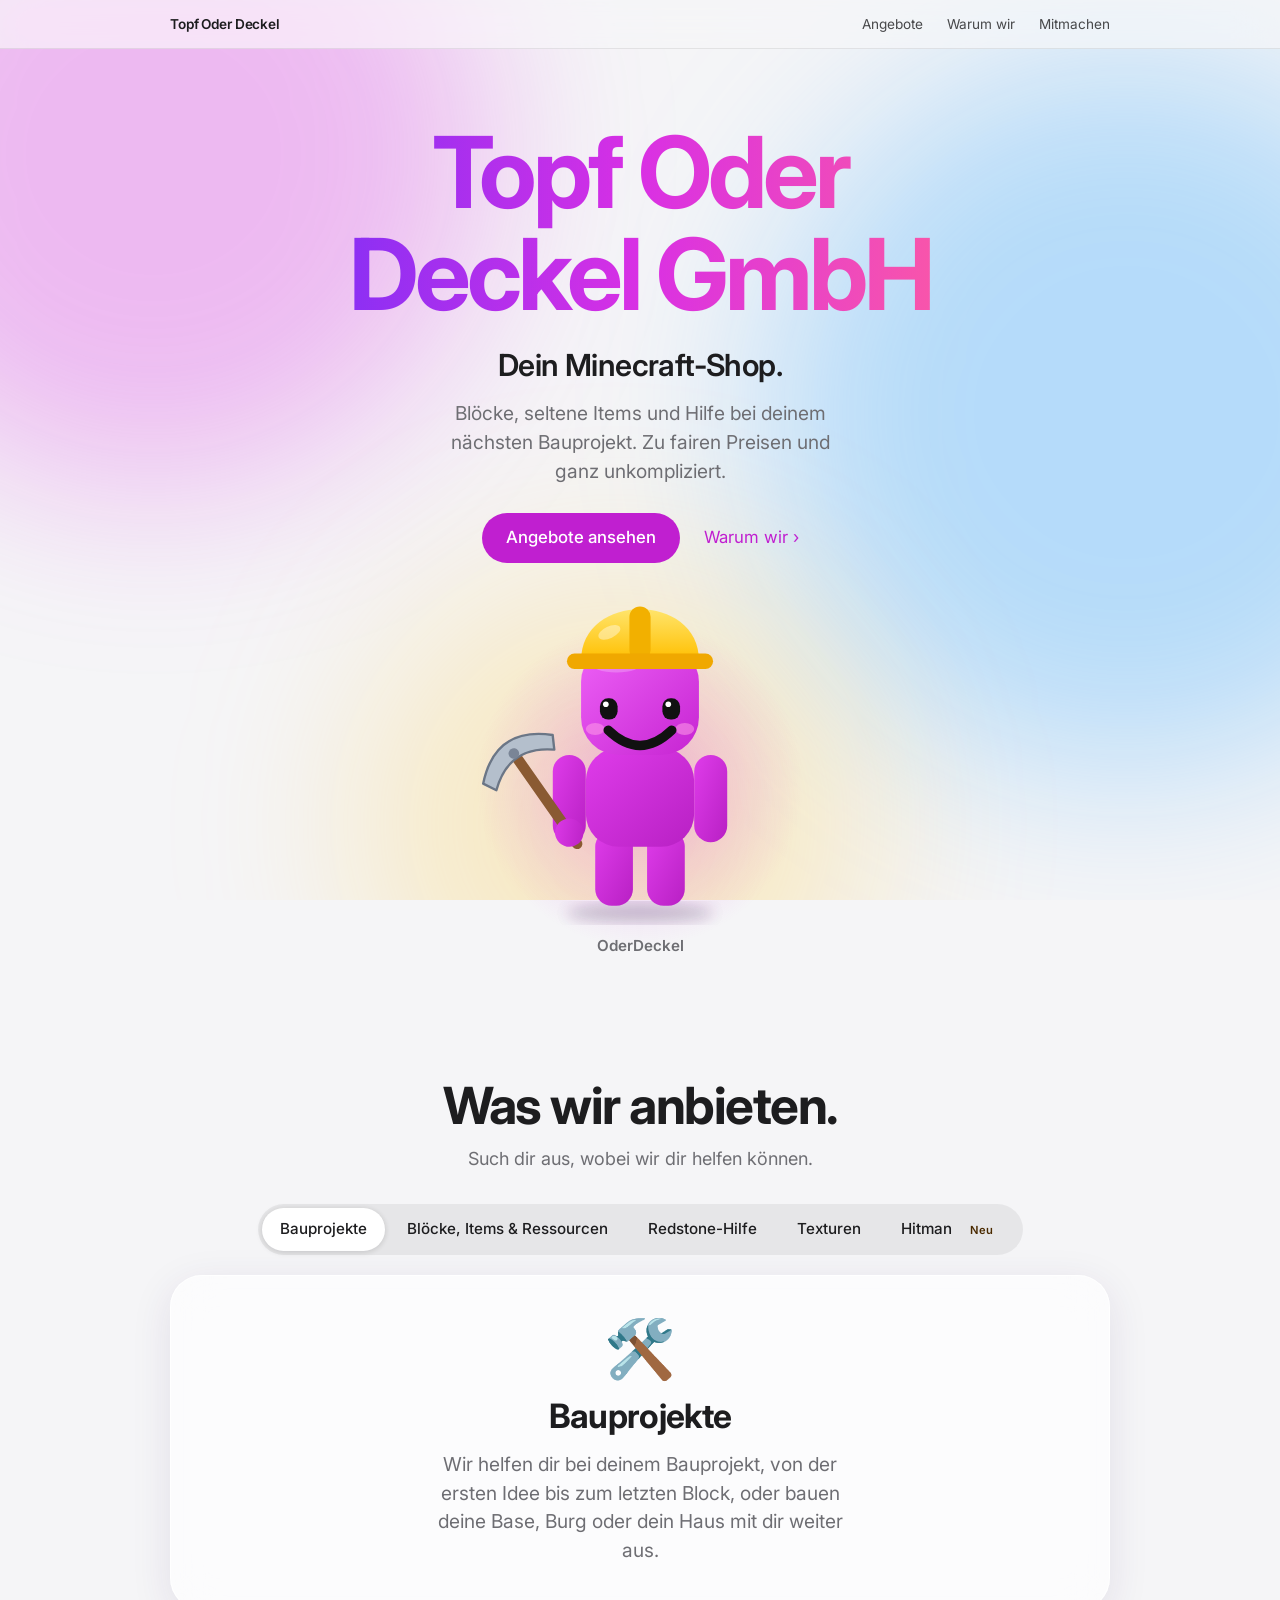
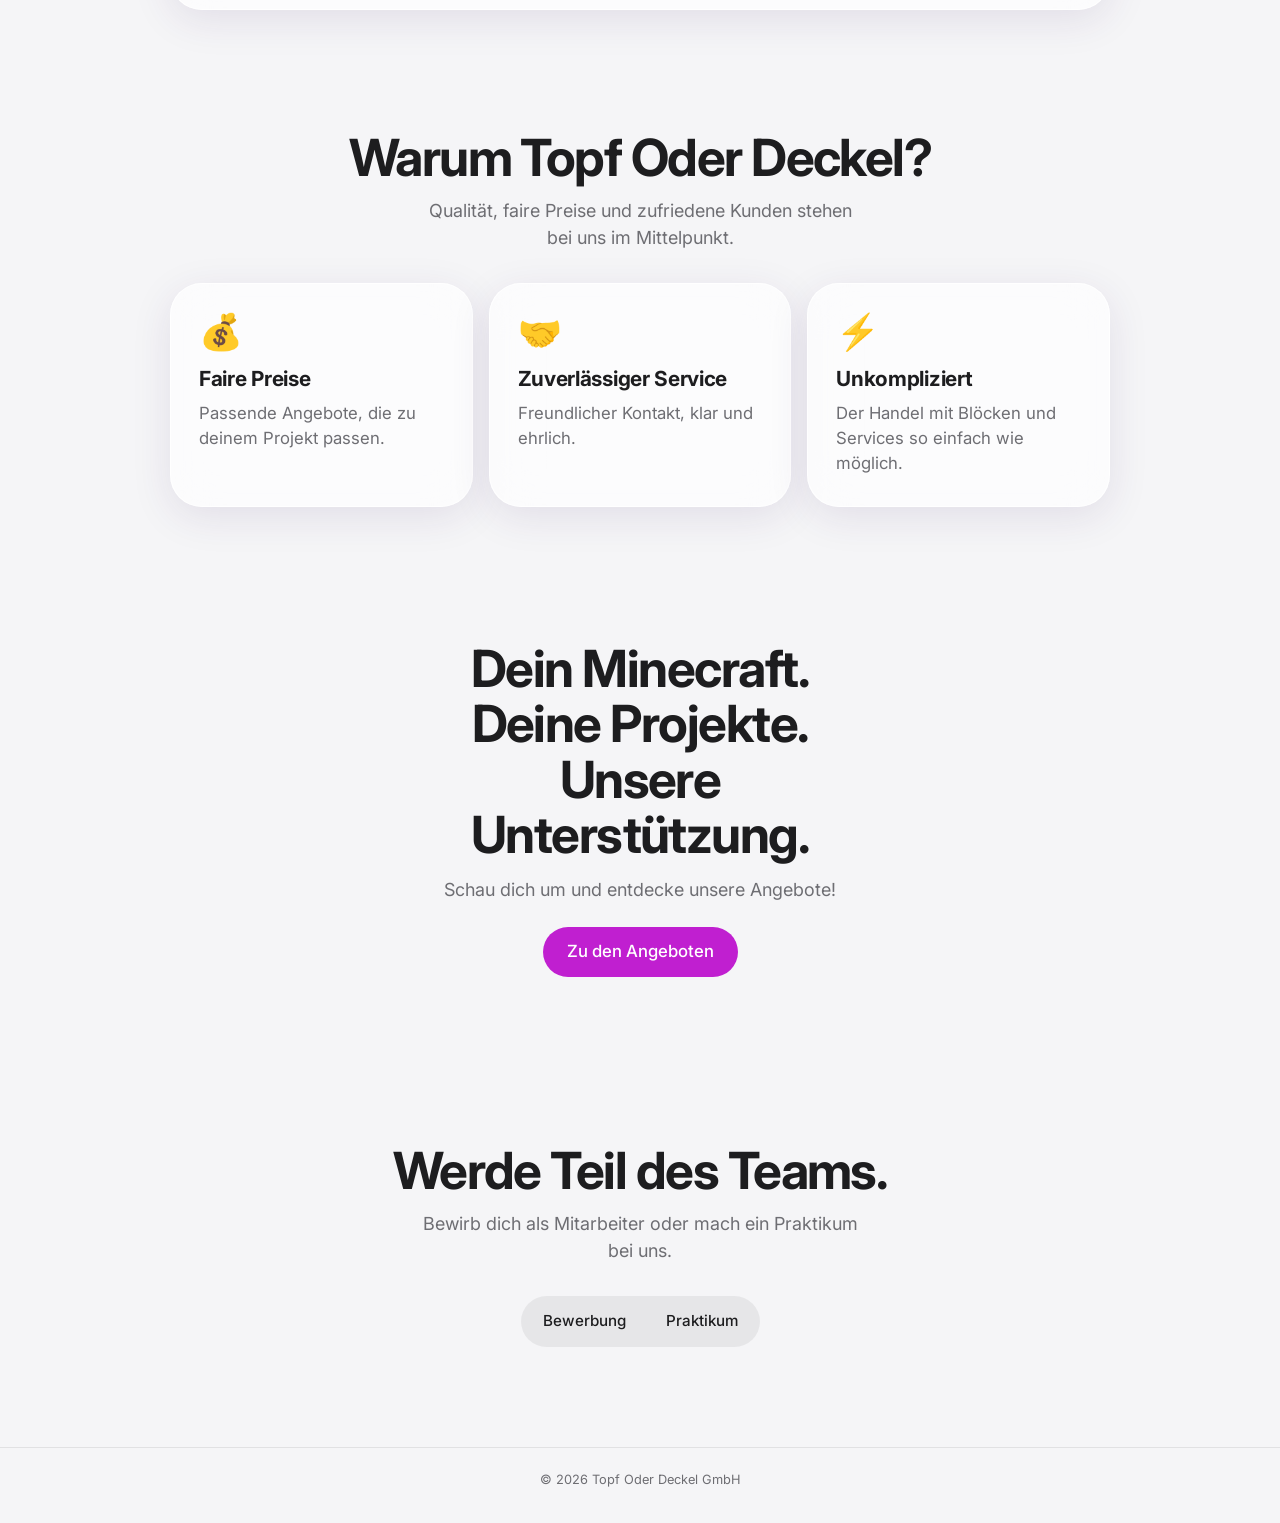
<file: index (5).html>
<!DOCTYPE html>
<html lang="de">
<head>
  <meta charset="UTF-8">
  <meta name="viewport" content="width=device-width, initial-scale=1">
  <title>Topf Oder Deckel GmbH – Dein Minecraft-Shop</title>
  <link rel="preconnect" href="https://fonts.googleapis.com">
  <link rel="preconnect" href="https://fonts.gstatic.com" crossorigin>
  <link href="https://fonts.googleapis.com/css2?family=Inter:wght@400;500;600;700&display=swap" rel="stylesheet">
  <script>document.documentElement.classList.add('js');</script>
  <style>
    :root {
      --akzent: #c01fd0;
      --text: #1d1d1f;
      --grau: #6e6e73;
      --glas: rgba(255, 255, 255, 0.66);
    }
    * { box-sizing: border-box; }
    [hidden] { display: none !important; }
    html { scroll-behavior: smooth; background: #f5f5f7; }
    body {
      margin: 0;
      color: var(--text);
      font-family: -apple-system, BlinkMacSystemFont, "SF Pro Display", "Inter", "Segoe UI", "Helvetica Neue", Arial, sans-serif;
      font-size: 1.125rem;
      line-height: 1.5;
      -webkit-font-smoothing: antialiased;
    }

    /* Weicher Farbverlauf-Hintergrund */
    .hintergrund { position: fixed; inset: 0; z-index: -1; overflow: hidden; background: #f5f5f7; }
    .blob { position: absolute; border-radius: 50%; filter: blur(90px); animation: schweben 18s ease-in-out infinite alternate; }
    .blob.a { width: 52vw; height: 52vw; left: -14vw; top: -14vw; background: rgba(217, 48, 228, .30); }
    .blob.b { width: 56vw; height: 56vw; right: -16vw; top: 6vh; background: rgba(60, 170, 255, .34); animation-delay: -6s; }
    .blob.c { width: 40vw; height: 40vw; left: 28vw; bottom: -14vw; background: rgba(255, 205, 70, .28); animation-delay: -11s; }
    @keyframes schweben { to { transform: translate(4vw, 3vw) scale(1.08); } }

    /* Navigation */
    nav {
      position: sticky; top: 0; z-index: 10;
      background: rgba(245, 245, 247, .72);
      -webkit-backdrop-filter: saturate(180%) blur(20px);
      backdrop-filter: saturate(180%) blur(20px);
      border-bottom: 1px solid rgba(0, 0, 0, .08);
    }
    .nav-innen { max-width: 980px; margin: 0 auto; height: 48px; padding: 0 20px; display: flex; align-items: center; justify-content: space-between; font-size: .85rem; }
    .marke { font-weight: 600; letter-spacing: -.01em; }
    .nav-links { display: flex; gap: 24px; }
    nav a { color: var(--text); text-decoration: none; opacity: .8; }
    nav a:hover { opacity: 1; }

    section { scroll-margin-top: 64px; }
    .breit { max-width: 980px; margin: 0 auto; padding: 0 20px; }

    /* Hero */
    .hero { text-align: center; padding: 72px 20px 24px; }
    h1 {
      font-size: clamp(2.8rem, 10vw, 6.2rem);
      font-weight: 700;
      line-height: 1.03;
      letter-spacing: -.04em;
      margin: 0 auto 18px;
      max-width: 11ch;
      text-wrap: balance;
      background: linear-gradient(90deg, #7b2ff7, #d930e4 50%, #ff5d9e);
      -webkit-background-clip: text; background-clip: text;
      -webkit-text-fill-color: transparent; color: transparent;
    }
    .unter { font-size: clamp(1.3rem, 3.6vw, 1.9rem); font-weight: 600; letter-spacing: -.02em; color: var(--text); margin: 0 0 10px; }
    .lead { color: var(--grau); max-width: 34ch; margin: 0 auto 28px; font-size: 1.2rem; }
    .cta { display: flex; justify-content: center; align-items: center; gap: 24px; flex-wrap: wrap; }
    .pille {
      display: inline-block; background: var(--akzent); color: #fff; text-decoration: none;
      padding: 12px 24px; border-radius: 999px; font-weight: 500; font-size: 1.05rem;
      transition: transform .2s ease, background .2s ease;
    }
    .pille:hover { background: #a519b3; transform: scale(1.03); }
    .link { color: var(--akzent); text-decoration: none; font-size: 1.05rem; }
    .link:hover { text-decoration: underline; }

    /* Figur */
    .buehne { position: relative; width: 330px; max-width: 90vw; margin: 34px auto 0; }
    .buehne::before {
      content: ""; position: absolute; left: 50%; top: 52%; width: 340px; height: 340px; transform: translate(-50%, -50%);
      background: radial-gradient(circle, rgba(217, 48, 228, .32), rgba(217, 48, 228, 0) 68%); z-index: -1;
    }
    .helm { cursor: default; outline: none; }
    .helm:focus-visible { outline: 3px solid var(--akzent); outline-offset: 4px; }
    .figur { display: block; width: 100%; height: auto; overflow: visible; }
    .huepfen { animation: huepfen 2.4s ease-in-out infinite; }
    .schatten { transform-box: fill-box; transform-origin: center; animation: schatten 2.4s ease-in-out infinite; }
    .winken { transform-box: fill-box; transform-origin: 50% 12%; animation: winken 1.1s ease-in-out infinite; }
    .auge { transform-box: fill-box; transform-origin: 50% 50%; animation: blinzeln 4.6s infinite; }
    @keyframes huepfen { 50% { transform: translateY(-9px); } }
    @keyframes schatten { 50% { transform: scale(.88); opacity: .6; } }
    @keyframes winken { 0%, 100% { transform: rotate(-135deg); } 50% { transform: rotate(-166deg); } }
    @keyframes blinzeln { 0%, 92%, 100% { transform: scaleY(1); } 96% { transform: scaleY(.1); } }
    .name { text-align: center; margin: 6px 0 0; font-size: .95rem; font-weight: 600; color: var(--grau); }

    /* Abschnitte */
    .abschnitt { padding: 96px 0 24px; text-align: center; }
    h2 { font-size: clamp(2rem, 5.5vw, 3.2rem); font-weight: 700; letter-spacing: -.03em; line-height: 1.08; margin: 0 0 12px; }
    .abschnitt > .breit > p { color: var(--grau); max-width: 40ch; margin: 0 auto 32px; }

    /* Auswahl als Segment-Schalter */
    .schalter {
      display: flex; gap: 4px; width: fit-content; max-width: 100%; margin: 0 auto 20px;
      padding: 4px; border-radius: 26px; background: rgba(0, 0, 0, .06); flex-wrap: wrap; justify-content: center;
    }
    .schalter::-webkit-scrollbar { display: none; }
    .schalter button {
      font: inherit; font-size: .95rem; font-weight: 500; white-space: nowrap;
      color: var(--text); background: transparent; border: 0; border-radius: 999px; padding: 10px 18px; cursor: pointer;
      transition: background .25s ease, box-shadow .25s ease;
    }
    .schalter button:hover { background: rgba(255, 255, 255, .5); }
    .schalter button[aria-selected="true"] { background: #fff; box-shadow: 0 1px 6px rgba(0, 0, 0, .16); }
    .schalter button:focus-visible { outline: 3px solid var(--akzent); outline-offset: 2px; }

    .glas {
      background: var(--glas);
      -webkit-backdrop-filter: blur(24px) saturate(160%);
      backdrop-filter: blur(24px) saturate(160%);
      border: 1px solid rgba(255, 255, 255, .8);
      border-radius: 32px;
      box-shadow: 0 10px 40px rgba(60, 30, 100, .10);
    }
    .detail { padding: 44px 28px; min-height: 250px; display: flex; flex-direction: column; justify-content: center; align-items: center; }
    .detail .icon { font-size: 3.6rem; line-height: 1; margin-bottom: 14px; }
    .detail h3 { font-size: clamp(1.5rem, 4vw, 2.1rem); letter-spacing: -.02em; margin: 0 0 8px; }
    .detail p { margin: 0; color: var(--grau); max-width: 36ch; font-size: 1.2rem; }
    .detail.neu > * { animation: einblenden .4s ease both; }
    @keyframes einblenden { from { opacity: 0; transform: translateY(8px); } to { opacity: 1; transform: none; } }


    /* Anfrage-Formular */
    .formular { margin-top: 16px; padding: 32px 28px; text-align: left; }
    .formular h3 { font-size: 1.4rem; letter-spacing: -.02em; margin: 0 0 20px; }
    .formular fieldset { border: 0; padding: 0; margin: 0; min-width: 0; }
    .feld { margin-bottom: 18px; }
    .lbl { display: block; font-size: .9rem; font-weight: 600; margin: 0 0 6px; }
    .eingabe {
      width: 100%; font: inherit; font-size: 1rem; color: var(--text);
      background: rgba(255, 255, 255, .9); border: 1px solid rgba(0, 0, 0, .14);
      border-radius: 14px; padding: 12px 14px;
    }
    .eingabe:focus { outline: 3px solid rgba(192, 31, 208, .3); border-color: var(--akzent); }
    textarea.eingabe { min-height: 130px; resize: vertical; }
    .zeile { display: grid; grid-template-columns: 1fr 110px 42px; gap: 8px; margin-bottom: 8px; }
    .weg { font: inherit; font-size: 1.3rem; line-height: 1; background: rgba(0, 0, 0, .06); border: 0; border-radius: 14px; cursor: pointer; color: var(--text); }
    .weg:hover { background: rgba(0, 0, 0, .12); }
    .klein {
      display: inline-block; font: inherit; font-size: .95rem; font-weight: 500; color: var(--text); text-decoration: none;
      background: rgba(0, 0, 0, .06); border: 0; border-radius: 999px; padding: 9px 16px; cursor: pointer;
    }
    .klein:hover { background: rgba(0, 0, 0, .12); }
    button.pille { border: 0; font: inherit; font-weight: 500; font-size: 1.05rem; cursor: pointer; }
    .formular :focus-visible { outline: 3px solid var(--akzent); outline-offset: 2px; }
    .ergebnis { margin-top: 24px; padding-top: 22px; border-top: 1px solid rgba(0, 0, 0, .1); }
    .ergebnis pre { white-space: pre-wrap; word-break: break-word; font: inherit; font-size: 1rem; background: rgba(255, 255, 255, .9); border-radius: 14px; padding: 16px; margin: 0 0 14px; }
    .aktionen { display: flex; gap: 12px; align-items: center; flex-wrap: wrap; }
    .kopiert { color: var(--akzent); font-weight: 600; margin: 0; }
    .tag { display: inline-block; font-size: .7rem; font-weight: 600; background: var(--gelb); color: #4a2a00; border-radius: 999px; padding: 2px 8px; margin-left: 6px; }
    .bald { background: var(--gelb); color: #4a2a00; font-weight: 600; border-radius: 14px; padding: 12px 16px; margin: 0 0 20px; }
    .haken { display: flex; gap: 10px; align-items: flex-start; font-size: 1rem; cursor: pointer; }
    .haken input { width: 20px; height: 20px; margin-top: 3px; accent-color: var(--akzent); flex: none; }
    .eingabe:disabled { opacity: .55; cursor: not-allowed; }
    button.pille:disabled { background: #b8b8c0; cursor: not-allowed; transform: none; }
    .preis { display: grid; grid-template-columns: 1fr 160px; gap: 8px; }
    .hinweis { color: var(--grau); font-size: .9rem; margin: 8px 0 0; }
    .karten { display: grid; gap: 16px; grid-template-columns: repeat(auto-fit, minmax(240px, 1fr)); text-align: left; }
    .karte { padding: 30px 28px; }
    .karte .icon { font-size: 2.2rem; line-height: 1; margin-bottom: 14px; }
    .karte h3 { font-size: 1.3rem; letter-spacing: -.015em; margin: 0 0 6px; }
    .karte p { margin: 0; color: var(--grau); font-size: 1.05rem; }

    .schluss { text-align: center; padding: 110px 20px 70px; }
    .schluss h2 { max-width: 14ch; margin: 0 auto 14px; text-wrap: balance; }
    .schluss p { color: var(--grau); margin: 0 0 24px; }
    footer { text-align: center; color: var(--grau); font-size: .8rem; padding: 22px 20px 34px; border-top: 1px solid rgba(0, 0, 0, .08); }

    .js .zeigen { opacity: 0; transform: translateY(26px); transition: opacity .8s cubic-bezier(.2, .7, .2, 1), transform .8s cubic-bezier(.2, .7, .2, 1); }
    .js .zeigen.sichtbar { opacity: 1; transform: none; }
    @media (max-width: 560px) { .nav-links { gap: 16px; } .hero { padding-top: 48px; } }
    .ploppen { animation: plop .4s cubic-bezier(.2, .9, .3, 1.15) both; }
    @keyframes plop { from { opacity: 0; transform: translateY(16px) scale(.94); } to { opacity: 1; transform: none; } }
    @media (prefers-reduced-motion: reduce) {
      html { scroll-behavior: auto; }
      * { animation: none !important; transition: none !important; }
      .js .zeigen { opacity: 1; transform: none; }
    }
  </style>
</head>
<body>
  <div class="hintergrund" aria-hidden="true"><div class="blob a"></div><div class="blob b"></div><div class="blob c"></div></div>

  <nav>
    <div class="nav-innen">
      <span class="marke">Topf Oder Deckel</span>
      <div class="nav-links"><a href="#angebote">Angebote</a><a href="#warum">Warum wir</a><a href="#mitmachen">Mitmachen</a></div>
    </div>
  </nav>

  <header class="hero">
    <h1>Topf Oder Deckel GmbH</h1>
    <p class="unter">Dein Minecraft-Shop.</p>
    <p class="lead">Blöcke, seltene Items und Hilfe bei deinem nächsten Bauprojekt. Zu fairen Preisen und ganz unkompliziert.</p>
    <div class="cta"><a class="pille" href="#angebote">Angebote ansehen</a><a class="link" href="#warum">Warum wir ›</a></div>

    <div class="buehne">
      <svg class="figur" viewBox="-140 -262 280 282" role="img" aria-label="OderDeckel mit Bauarbeiterhelm und Spitzhacke">
        <defs>
          <linearGradient id="kopf" x1="0" y1="0" x2="1" y2="1"><stop offset="0" stop-color="#ee62f7"/><stop offset="1" stop-color="#c624d2"/></linearGradient>
          <linearGradient id="koerper" x1="0" y1="0" x2="1" y2="1"><stop offset="0" stop-color="#df3cea"/><stop offset="1" stop-color="#b820c4"/></linearGradient>
          <linearGradient id="helm" x1="0" y1="0" x2="0" y2="1"><stop offset="0" stop-color="#ffe46b"/><stop offset="1" stop-color="#ffbf00"/></linearGradient>
          <filter id="weich"><feGaussianBlur stdDeviation="6"/></filter>
        </defs>
        <ellipse class="schatten" cx="0" cy="6" rx="62" ry="8" fill="#2b1040" opacity=".22" filter="url(#weich)"/>
        <g class="huepfen">
          <rect x="-38" y="-64" width="32" height="64" rx="14" fill="url(#koerper)"/>
          <rect x="6" y="-64" width="32" height="64" rx="14" fill="url(#koerper)"/>
          <rect x="-74" y="-128" width="28" height="74" rx="14" fill="url(#koerper)"/>
          <rect x="-46" y="-134" width="92" height="84" rx="28" fill="url(#koerper)"/>
          <g class="winken"><rect x="46" y="-128" width="28" height="74" rx="14" fill="url(#koerper)"/></g>
          <g transform="translate(-60 -62) rotate(-35)">
            <rect x="-4.5" y="-86" width="9" height="102" rx="4.5" fill="#8a5a32"/>
            <path d="M-36 -76 Q0 -110 36 -76 L30 -65 Q0 -90 -30 -65 Z" fill="#b4bfcc" stroke="#6b7686" stroke-width="2" stroke-linejoin="round"/>
            <circle cx="0" cy="-82" r="4.5" fill="#7a8596"/>
            <circle cx="0" cy="0" r="12" fill="url(#koerper)"/>
          </g>
          <rect x="-50" y="-222" width="100" height="94" rx="32" fill="url(#kopf)"/>
          <ellipse cx="-20" cy="-206" rx="22" ry="8" fill="#fff" opacity=".22"/>
          <a class="helm" href="freikaufen.html" aria-label="Geheimer Link"><path d="M-50 -208 C-50 -266 50 -266 50 -208 Z" fill="url(#helm)"/>
          <rect x="-9" y="-254" width="18" height="46" rx="9" fill="#f2b000"/>
          <ellipse cx="-26" cy="-232" rx="10" ry="5" fill="#fff" opacity=".4" transform="rotate(-25 -26 -232)"/>
          <rect x="-62" y="-214" width="124" height="13" rx="6.5" fill="#f0a800"/></a>
          <g class="auge"><rect x="-34" y="-176" width="15" height="18" rx="7" fill="#111"/><circle cx="-29" cy="-171" r="2.4" fill="#fff"/></g>
          <g class="auge"><rect x="19" y="-176" width="15" height="18" rx="7" fill="#111"/><circle cx="24" cy="-171" r="2.4" fill="#fff"/></g>
          <ellipse cx="-38" cy="-150" rx="8" ry="5" fill="#ff9ae8" opacity=".55"/>
          <ellipse cx="38" cy="-150" rx="8" ry="5" fill="#ff9ae8" opacity=".55"/>
          <path d="M-27 -149 Q0 -123 27 -149" fill="none" stroke="#111" stroke-width="8" stroke-linecap="round"/>
        </g>
      </svg>
      <p class="name">OderDeckel</p>
    </div>
  </header>

  <main>
    <section id="angebote" class="abschnitt">
      <div class="breit zeigen">
        <h2>Was wir anbieten.</h2>
        <p>Such dir aus, wobei wir dir helfen können.</p>
        <div class="schalter" role="tablist" aria-label="Angebote">
          <button type="button" role="tab" aria-selected="true" data-modus="aufgabe" data-kanal="bauprojekte" data-icon="🛠️" data-titel="Bauprojekte" data-text="Wir helfen dir bei deinem Bauprojekt, von der ersten Idee bis zum letzten Block, oder bauen deine Base, Burg oder dein Haus mit dir weiter aus.">Bauprojekte</button>
          <button type="button" role="tab" aria-selected="false" data-modus="material" data-kanal="material" data-icon="🧱" data-titel="Blöcke, Items &amp; Ressourcen" data-text="Verschiedene Blöcke und Baumaterialien, nützliche Items und gesammelte Ressourcen. Wir sammeln sie für dich, damit du direkt weiterbauen kannst.">Blöcke, Items &amp; Ressourcen</button>
          <button type="button" role="tab" aria-selected="false" data-modus="aufgabe" data-kanal="redstone" data-icon="🔴" data-titel="Redstone-Hilfe" data-text="Hilfe bei Redstone-Schaltungen, automatischen Türen, Farmen und Maschinen.">Redstone-Hilfe</button>
          <button type="button" role="tab" aria-selected="false" data-modus="textur" data-kanal="textur" data-icon="🎨" data-titel="Textur-Ideen" data-text="Du hast eine Idee für eine eigene Textur? Sag uns, für welches Item, wie es heißen soll und was daraus werden soll.">Texturen</button>
          <button type="button" role="tab" aria-selected="false" data-modus="hitman" data-kanal="hitman" data-icon="🎯" data-titel="Hitman (Coming soon)" data-text="Hitman-Aufträge in Minecraft: Nenne dein Ziel und deine Preisvorstellung. Coming soon, bald kannst du hier bestellen!">Hitman <span class="tag">Bald</span></button>
        </div>
        <div id="detail" class="glas detail" role="tabpanel" aria-live="polite">
          <div class="icon">🛠️</div>
          <h3>Bauprojekte</h3>
          <p>Wir helfen dir bei deinem Bauprojekt, von der ersten Idee bis zum letzten Block, oder bauen deine Base, Burg oder dein Haus mit dir weiter aus.</p>
        </div>

        <form id="anfrage" class="glas formular" hidden>
          <h3>Deine Anfrage: <span id="anfrage-titel">Bauprojekte</span></h3>
          <p id="bald" class="bald" hidden>🔒 Coming soon: Hitman-Aufträge sind bald verfügbar. Bestellen ist noch nicht möglich.</p>
          <div class="feld">
            <label class="lbl" for="mcname">Dein Minecraft-Name</label>
            <input class="eingabe" id="mcname" name="mcname" autocomplete="off" maxlength="32" required>
          </div>
          <div class="feld">
            <label class="lbl" for="dcname">Dein Discord-Name (damit wir dich direkt erreichen)</label>
            <input class="eingabe" id="dcname" autocomplete="off" maxlength="40" required>
          </div>

          <fieldset id="feld-aufgabe">
            <div class="feld">
              <label class="lbl" for="aufgabe">Was sollen wir für dich tun?</label>
              <textarea class="eingabe" id="aufgabe" name="aufgabe" placeholder="Beschreibe deine Aufgabe, zum Beispiel: Ich möchte ein Haus aus Holz bauen, 20 mal 20 Blöcke groß." maxlength="1500" required></textarea>
            </div>
          </fieldset>

          <fieldset id="feld-material" hidden disabled>
            <div class="feld">
              <span class="lbl">Was brauchst du?</span>
              <div id="zeilen"></div>
              <button type="button" class="klein" id="mehr">+ Weitere Zeile</button>
              <p class="hinweis" id="dia-hinweis" hidden>💎 <strong>Diamanten kaufen:</strong> 8 Diamanten = 1 Cent</p>
            </div>
          </fieldset>

          <fieldset id="feld-textur" hidden disabled>
            <div class="feld">
              <label class="lbl" for="t-item">Welches Item?</label>
              <input class="eingabe" id="t-item" maxlength="60" placeholder="z. B. Diamantspitzhacke" list="bloecke" autocomplete="off" required>
            </div>
            <div class="feld">
              <label class="lbl" for="t-name">Wie soll es heißen?</label>
              <input class="eingabe" id="t-name" maxlength="60" placeholder="z. B. Bohrhammer" autocomplete="off" required>
            </div>
            <div class="feld">
              <label class="lbl" for="t-idee">Was soll daraus werden?</label>
              <textarea class="eingabe" id="t-idee" maxlength="1200" placeholder="Beschreibe, wie die Textur aussehen soll: Farben, Form, Vorbild ..." required></textarea>
            </div>
          </fieldset>

          <fieldset id="feld-hitman" hidden disabled>
            <div class="feld">
              <label class="lbl" for="ziel">Name des Ziels (Minecraft-Name)</label>
              <input class="eingabe" id="ziel" name="ziel" maxlength="32" placeholder="Minecraft-Name des Spielers" autocomplete="off">
            </div>
          </fieldset>

          <div class="feld" id="feld-preis">
            <label class="lbl" for="preis">Deine Preisvorstellung (optional)</label>
            <div class="preis">
              <input class="eingabe" id="preis" name="preis" type="number" min="0" max="100000" step="1" placeholder="Betrag">
              <select class="eingabe" id="einheit" name="einheit" aria-label="Einheit"><option value="Diamanten">Diamanten</option><option value="Cent">Cent</option></select>
            </div>
            <p class="hinweis"><strong>Kurs:</strong> 16 Diamanten = 1 Cent</p>
            <p class="hinweis">Schreib uns, was du dafür bezahlen möchtest. Wir melden uns mit einem Angebot.</p>
          </div>

          <input type="text" id="website" name="website" tabindex="-1" autocomplete="off" aria-hidden="true" style="position:absolute;left:-9999px">
          <button type="submit" class="pille">Anfrage erstellen</button>

          <div id="ergebnis" class="ergebnis" hidden>
            <span class="lbl" id="status" aria-live="polite"></span>
            <pre id="text"></pre>
            <div class="aktionen">
              <button type="button" class="pille" id="kopieren">Anfrage kopieren</button>
              <p id="kopiert" class="kopiert" hidden>Kopiert!</p>
            </div>
          </div>
          <datalist id="bloecke">
            <option value="Eichenholz"><option value="Birkenholz"><option value="Stein"><option value="Bruchstein"><option value="Ziegelsteine">
            <option value="Glas"><option value="Sand"><option value="Erde"><option value="Eisenbarren"><option value="Goldbarren">
            <option value="Diamant"><option value="Smaragd"><option value="Redstone"><option value="Lapislazuli"><option value="Obsidian"><option value="Kohle">
          </datalist>
        </form>
      </div>
    </section>

    <section id="warum" class="abschnitt">
      <div class="breit zeigen">
        <h2>Warum Topf Oder Deckel?</h2>
        <p>Qualität, faire Preise und zufriedene Kunden stehen bei uns im Mittelpunkt.</p>
        <div class="karten">
          <div class="karte glas"><div class="icon">💰</div><h3>Faire Preise</h3><p>Passende Angebote, die zu deinem Projekt passen.</p></div>
          <div class="karte glas"><div class="icon">🤝</div><h3>Zuverlässiger Service</h3><p>Freundlicher Kontakt, klar und ehrlich.</p></div>
          <div class="karte glas"><div class="icon">⚡</div><h3>Unkompliziert</h3><p>Der Handel mit Blöcken und Services so einfach wie möglich.</p></div>
        </div>
      </div>
    </section>


    <section class="schluss zeigen">
      <h2>Dein Minecraft. Deine Projekte. Unsere Unterstützung.</h2>
      <p>Schau dich um und entdecke unsere Angebote!</p>
      <a class="pille" href="#angebote">Zu den Angeboten</a>
    </section>

    <section id="mitmachen" class="abschnitt" style="padding-bottom:80px">
      <div class="breit zeigen">
        <h2>Werde Teil des Teams.</h2>
        <p>Bewirb dich als Mitarbeiter oder mach ein Praktikum bei uns.</p>
        <div class="schalter" role="tablist" aria-label="Mitmachen">
          <button type="button" role="tab" aria-selected="false" data-modus="bewerbung" data-icon="💼" data-titel="Bewerbung als Mitarbeiter" data-text="Du willst im Team der Topf Oder Deckel GmbH mitarbeiten? Erzähl uns von dir und bewirb dich als Mitarbeiter. Voraussetzung: ein 1-tägiges Praktikum vorher. Nach deiner Bewerbung folgt noch eine halbstündige Ausbildung.">Bewerbung</button>
          <button type="button" role="tab" aria-selected="false" data-modus="praktikum" data-icon="🎓" data-titel="Praktikum" data-text="Du willst erst mal reinschnuppern? Mach ein Praktikum bei uns und lerne Bauen, Redstone und den Shop kennen.">Praktikum</button>
        </div>
        <div id="detail2" class="glas detail" role="tabpanel" aria-live="polite" hidden>
          <div class="icon">💼</div>
          <h3>Bewerbung als Mitarbeiter</h3>
          <p>Du willst im Team der Topf Oder Deckel GmbH mitarbeiten? Erzähl uns von dir und bewirb dich als Mitarbeiter. Voraussetzung: ein 1-tägiges Praktikum vorher. Nach deiner Bewerbung folgt noch eine halbstündige Ausbildung.</p>
        </div>

        <form id="mitmachen-form" class="glas formular" hidden>
          <h3><span id="m-prefix">Deine</span> <span id="m-titel">Bewerbung als Mitarbeiter</span></h3>
          <div class="feld">
            <label class="lbl" for="m-mcname">Dein Minecraft-Name</label>
            <input class="eingabe" id="m-mcname" autocomplete="off" maxlength="32" required>
          </div>
          <div class="feld">
            <label class="lbl" for="m-dc">Dein Discord-Name (damit wir dich direkt erreichen)</label>
            <input class="eingabe" id="m-dc" maxlength="40" autocomplete="off" required>
          </div>

          <fieldset id="feld-bewerbung">
            <p class="bald">ℹ️ Vor deiner Bewerbung musst du ein <strong>1-tägiges Praktikum</strong> bei uns gemacht haben. Nach deiner Bewerbung musst du noch eine <strong>halbstündige Ausbildung</strong> machen.</p>
            <div class="feld">
              <label class="haken"><input type="checkbox" id="b-praktikum" required> Ich habe bereits ein 1-tägiges Praktikum bei euch gemacht.</label>
            </div>
            <div class="feld">
              <label class="lbl" for="b-warum">Warum möchtest du bei uns mitarbeiten?</label>
              <textarea class="eingabe" id="b-warum" maxlength="1200" required></textarea>
            </div>
            <div class="feld">
              <label class="lbl" for="b-erfahrung">Deine Erfahrung in Minecraft (Bauen, Redstone, Handel ...)</label>
              <textarea class="eingabe" id="b-erfahrung" maxlength="1200" required></textarea>
            </div>
            <div class="feld">
              <label class="lbl" for="b-zeit">Wie viel Zeit hast du pro Woche?</label>
              <input class="eingabe" id="b-zeit" maxlength="60" placeholder="z. B. 5 Stunden" required>
            </div>
          </fieldset>

          <fieldset id="feld-praktikum" hidden disabled>
            <div class="feld">
              <label class="lbl" for="p-dauer">Dauer des Praktikums</label>
              <select class="eingabe" id="p-dauer"><option>1 Tag</option><option>2 Tage</option><option>3 Tage</option></select>
            </div>
            <div class="feld">
              <label class="lbl" for="p-bereich">Wunschbereich</label>
              <select class="eingabe" id="p-bereich"><option>Bauen</option><option>Redstone</option><option>Ressourcen &amp; Shop</option><option>Egal, ich lasse mich überraschen</option></select>
            </div>
            <div class="feld">
              <label class="lbl" for="p-start">Gewünschter Start</label>
              <input class="eingabe" id="p-start" maxlength="60" placeholder="z. B. nächste Woche oder 20.11." required>
            </div>
            <div class="feld">
              <label class="lbl" for="p-warum">Warum möchtest du ein Praktikum machen?</label>
              <textarea class="eingabe" id="p-warum" maxlength="1200" required></textarea>
            </div>
          </fieldset>

          <input type="text" id="m-website" tabindex="-1" autocomplete="off" aria-hidden="true" style="position:absolute;left:-9999px">
          <button type="submit" class="pille">Bewerbung abschicken</button>

          <div id="m-ergebnis" class="ergebnis" hidden>
            <span class="lbl" id="m-status" aria-live="polite"></span>
            <pre id="m-text"></pre>
            <div class="aktionen">
              <button type="button" class="pille" id="m-kopieren">Text kopieren</button>
              <p id="m-kopiert" class="kopiert" hidden>Kopiert!</p>
            </div>
          </div>
        </form>
      </div>
    </section>

  </main>

  <footer>© 2026 Topf Oder Deckel GmbH</footer>

  <script>
    var tabs = document.querySelectorAll('#angebote .schalter button');
    var detail = document.getElementById('detail');
    tabs.forEach(function (b) {
      b.addEventListener('click', function () {
        var f = document.getElementById('anfrage');
        if (b.getAttribute('aria-selected') === 'true' && !f.hidden) { // erneuter Klick klappt das Formular zu
          f.hidden = true;
          return;
        }
        tabs.forEach(function (x) { x.setAttribute('aria-selected', 'false'); });
        b.setAttribute('aria-selected', 'true');
        detail.innerHTML = '<div class="icon">' + b.dataset.icon + '</div><h3>' + b.dataset.titel + '</h3><p>' + b.dataset.text + '</p>';
        detail.classList.remove('neu'); void detail.offsetWidth; detail.classList.add('neu');
        modus(b);
        f.hidden = false;
        f.classList.remove('ploppen'); void f.offsetWidth; f.classList.add('ploppen');
        f.scrollIntoView({ behavior: 'smooth', block: 'nearest' });
      });
    });
    var beobachter = new IntersectionObserver(function (eintraege) {
      eintraege.forEach(function (e) { if (e.isIntersecting) { e.target.classList.add('sichtbar'); beobachter.unobserve(e.target); } });
    }, { threshold: 0.15 });
    document.querySelectorAll('.zeigen').forEach(function (el) { beobachter.observe(el); });

    // ---- Anfrage-Formular ----
    // Discord: pro Reiter ein eigener Bot in einem eigenen Kanal.
    // Trage zwischen den Anführungszeichen die Webhook-URL des jeweiligen Kanals ein.
    var DISCORD_WEBHOOKS = {
      bauprojekte: 'https://discord.com/api/webhooks/1569667931376320572/uk2-K4RnN9vdh7ACTNDnA32K02JCAUUnMR5Qd3jROqkiQZzM3TThJJU5QugEVVoqv9H0',
      material: 'https://discord.com/api/webhooks/1569809957543747645/roc5jIhIEqPfcq9T_k5zXbC7h8iQQRHubiFoC1j5an8Xya1QnxPNgwbxnvkjQLOqhw4o',
      redstone: 'https://discord.com/api/webhooks/1569810233566433350/sSze46BCvAyCQFjd2NblJ48rcyX8KKGVUeTnA0LRuxM4pG0EbZvSh4GnRAIlg4oBk03B',
      hitman: 'https://discord.com/api/webhooks/1569810575288963125/RJt_2P7QI-zKRfo3yJaac76ctTMBz0JGKeC998VaTCyxLDTUcwM3khL86shdYmpnzEe5',
      textur: 'https://discord.com/api/webhooks/1569821226346741931/92djrPuNrft3LzdBKOeE6cjFWKnpnpevfjsMvRWRbfKvsdiSrAGuIoKY9CqbGFE-XJOW',
      bewerbung: 'https://discord.com/api/webhooks/1569810975824158890/I2B-ZE6P1i_nZLex7WOE0uGQnUhWQFRkJcKU4vXJI9nF87HzwDY7Q30mxlj0ZAvJBuGt',
      praktikum: 'https://discord.com/api/webhooks/1569811126710050970/46rCvJWodr9MKFOIZYR96lS1UNJeZ2StHwDe52K1QnxOXzPpj1D0iflUdIIj9SLGKqCn'
    };
    // Name, unter dem der jeweilige Bot in Discord schreibt.
    var BOT_NAMEN = {
      bauprojekte: 'Bauprojekte-Bot',
      material: 'Material-Bot',
      redstone: 'Redstone-Bot',
      hitman: 'Hitman-Bot',
      textur: 'Textur-Bot',
      bewerbung: 'Bewerbungs-Bot',
      praktikum: 'Praktikums-Bot'
    };

    // Deine Discord-ID, damit dich der Bot bei jeder neuen Nachricht mit @ markiert.
    // So findest du sie: Discord > Einstellungen > Erweitert > Entwicklermodus einschalten,
    // dann rechtsklick auf dein Profil > "Nutzer-ID kopieren". Eine Zahl wie 123456789012345678.
    var DISCORD_USER_ID = '';

    // Aussehen pro Reiter: Emoji und Farbe des Streifens in Discord.
    var KANAL_STIL = {
      bauprojekte: { emoji: '🛠️', farbe: 0xF5A623 },
      material:    { emoji: '🧱', farbe: 0x8B5A2B },
      redstone:    { emoji: '🔴', farbe: 0xE03131 },
      hitman:      { emoji: '🎯', farbe: 0x343A40 },
      textur:      { emoji: '🎨', farbe: 0x9C36B5 },
      bewerbung:   { emoji: '💼', farbe: 0x1C7ED6 },
      praktikum:   { emoji: '🎓', farbe: 0x37B24D }
    };

    // Baut die Discord-Nachricht: Ping, Titel, übersichtliche Felder und Hinweis zum Abhaken.
    // felder: Liste aus [Name, Wert, nebeneinander?]
    function discordNachricht(kanal, titel, felder, kopfzeile) {
      var st = KANAL_STIL[kanal] || { emoji: '🔔', farbe: 0xD930E4 };
      var id = /^\d{15,25}$/.test(DISCORD_USER_ID) ? DISCORD_USER_ID : '';
      return {
        username: BOT_NAMEN[kanal] || 'Topf Oder Deckel Shop',
        allowed_mentions: id ? { users: [id] } : { parse: [] },
        content: (id ? '<@' + id + '> ' : '') + st.emoji + ' ' + kopfzeile,
        embeds: [{
          title: st.emoji + ' ' + titel,
          color: st.farbe,
          fields: felder.filter(function (f) { return f[1] && String(f[1]).trim(); }).map(function (f) {
            return { name: f[0], value: String(f[1]).slice(0, 1000), inline: !!f[2] };
          }),
          footer: { text: '⏳ Offen · Reagiere mit ✅, wenn erledigt' },
          timestamp: new Date().toISOString()
        }]
      };
    }

    // Reserve: Wird genommen, solange bei einem Reiter oben nichts eingetragen ist.
    var DISCORD_STANDARD = '';

    var form = document.getElementById('anfrage');
    var feldAufgabe = document.getElementById('feld-aufgabe');
    var feldMaterial = document.getElementById('feld-material');
    var HITMAN_FREI = false;
    try { HITMAN_FREI = localStorage.getItem('hitman_frei') === '1'; } catch (x) {}
    var feldHitman = document.getElementById('feld-hitman');
    var feldTextur = document.getElementById('feld-textur');
    var zeilen = document.getElementById('zeilen');
    var ergebnis = document.getElementById('ergebnis');
    var aktuell = { titel: '', modus: 'aufgabe' };

    function modus(b) {
      aktuell.titel = b.dataset.titel;
      aktuell.modus = b.dataset.modus;
      aktuell.kanal = b.dataset.kanal;
      document.getElementById('anfrage-titel').textContent = aktuell.titel;
      var art = aktuell.modus;
      var bald = art === 'hitman' && !HITMAN_FREI;
      feldAufgabe.hidden = art !== 'aufgabe'; feldAufgabe.disabled = art !== 'aufgabe';
      feldMaterial.hidden = art !== 'material'; feldMaterial.disabled = art !== 'material';
      feldHitman.hidden = art !== 'hitman';
      feldHitman.disabled = art !== 'hitman' || bald;
      document.getElementById('ziel').required = art === 'hitman' && !bald;
      if (art === 'hitman' && HITMAN_FREI) aktuell.titel = 'Hitman';
      var tex = art === 'textur';
      feldTextur.hidden = !tex; feldTextur.disabled = !tex;
      document.getElementById('feld-preis').hidden = tex;
      ['mcname', 'dcname', 'preis', 'einheit'].forEach(function (id) { document.getElementById(id).disabled = bald; });
      var absenden = form.querySelector('button[type=submit]');
      absenden.disabled = bald;
      absenden.textContent = bald ? 'Bald verfügbar' : (tex ? 'Idee abschicken' : 'Anfrage erstellen');
      document.getElementById('bald').hidden = !bald;
      ergebnis.hidden = true;
    }

    function pruefeDia() {
      var dia = Array.prototype.some.call(zeilen.querySelectorAll('[name=item]'), function (i) { return /diamant/i.test(i.value); });
      document.getElementById('dia-hinweis').hidden = !dia;
      return dia;
    }
    zeilen.addEventListener('input', pruefeDia);

    function neueZeile() {
      var z = document.createElement('div');
      z.className = 'zeile';
      z.innerHTML =
        '<input class="eingabe" name="item" list="bloecke" maxlength="60" placeholder="Block oder Item, z. B. Eichenholz" aria-label="Block oder Item" required>' +
        '<input class="eingabe" name="anzahl" type="number" min="1" max="100000" step="1" placeholder="Anzahl" aria-label="Anzahl" required>' +
        '<button type="button" class="weg" aria-label="Zeile entfernen">×</button>';
      z.querySelector('.weg').addEventListener('click', function () { if (zeilen.children.length > 1) { z.remove(); pruefeDia(); } });
      zeilen.appendChild(z);
    }
    neueZeile();
    document.getElementById('mehr').addEventListener('click', neueZeile);
    modus(tabs[0]);

    form.addEventListener('submit', function (e) {
      e.preventDefault();
      if (aktuell.modus === 'hitman' && !HITMAN_FREI) return;
      var v = function (id) { return document.getElementById(id).value.trim(); };
      var t = 'Anfrage an die Topf Oder Deckel GmbH\n\nAngebot: ' + aktuell.titel +
              '\nMinecraft-Name: ' + v('mcname') + '\nDiscord: ' + v('dcname') + '\n\n';
      var liste = '';
      if (aktuell.modus === 'material') {
        t += 'Benötigt:\n';
        Array.prototype.forEach.call(zeilen.children, function (z) {
          var item = z.querySelector('[name=item]').value.trim();
          var anzahl = z.querySelector('[name=anzahl]').value;
          if (item && anzahl) { t += '- ' + anzahl + '× ' + item + '\n'; liste += '• ' + anzahl + '× ' + item + '\n'; }
        });
        if (pruefeDia()) t += '\nDiamanten-Kurs: 8 Diamanten = 1 Cent\n';
      } else if (aktuell.modus === 'hitman') {
        t += 'Ziel: ' + v('ziel') + '\n';
      } else if (aktuell.modus === 'textur') {
        t += 'Item: ' + v('t-item') + '\nName: ' + v('t-name') + '\n\nIdee:\n' + v('t-idee') + '\n';
      } else {
        t += 'Aufgabe:\n' + document.getElementById('aufgabe').value.trim() + '\n';
      }
      var preis = aktuell.modus === 'textur' ? '' : document.getElementById('preis').value;
      var einheit = document.getElementById('einheit').value;
      if (preis) {
        if (einheit === 'Diamanten' && Number(preis) === 1) einheit = 'Diamant';
        t += '\n\nPreisvorstellung: ' + preis + ' ' + einheit;
      }
      t = t.trim();
      document.getElementById('text').textContent = t;
      var name = document.getElementById('mcname').value.trim();
      var status = document.getElementById('status');
      var senden = form.querySelector('button[type=submit]');
      var zeigen = function (text) {
        status.textContent = text;
        ergebnis.hidden = false;
        ergebnis.scrollIntoView({ behavior: 'smooth', block: 'nearest' });
      };
      var felder = [['👤 Minecraft-Name', '`' + name + '`', true], ['💬 Discord', '`' + v('dcname') + '`', true]];
      if (aktuell.modus === 'material') {
        felder.push(['📦 Bestellung', liste, false]);
        if (pruefeDia()) felder.push(['💎 Diamanten-Kurs', '8 Diamanten = 1 Cent', true]);
      } else if (aktuell.modus === 'hitman') {
        felder.push(['🎯 Ziel', '`' + v('ziel') + '`', true]);
      } else if (aktuell.modus === 'textur') {
        felder.push(['🎨 Item', v('t-item'), true], ['🏷️ Name', v('t-name'), true], ['💡 Idee', v('t-idee'), false]);
      } else {
        felder.push(['📝 Aufgabe', v('aufgabe'), false]);
      }
      if (preis) felder.push(['💰 Preisvorstellung', preis + ' ' + einheit, true]);
      var hook = DISCORD_WEBHOOKS[aktuell.kanal] || DISCORD_STANDARD;
      if (!hook) { zeigen('Fertig! Kopiere den Text und schick ihn uns:'); return; }
      if (document.getElementById('website').value) return; // Spam-Falle
      senden.disabled = true;
      fetch(hook, {
        method: 'POST',
        headers: { 'Content-Type': 'application/json' },
        body: JSON.stringify(discordNachricht(aktuell.kanal, 'Anfrage: ' + aktuell.titel, felder, 'Neue Anfrage von **' + name + '**'))
      }).then(function (r) {
        if (!r.ok) throw new Error(r.status);
        zeigen('Deine Anfrage wurde gesendet. Wir melden uns bei dir! Hier eine Kopie:');
      }).catch(function () {
        zeigen('Senden hat nicht geklappt. Kopiere die Anfrage und schick sie uns:');
      }).then(function () {
        setTimeout(function () { if (aktuell.modus !== 'hitman' || HITMAN_FREI) senden.disabled = false; }, 30000);
      });
    });

    document.getElementById('kopieren').addEventListener('click', function () {
      var pre = document.getElementById('text');
      var fertig = function () {
        var k = document.getElementById('kopiert');
        k.hidden = false;
        setTimeout(function () { k.hidden = true; }, 2000);
      };
      var auswaehlen = function () {
        var r = document.createRange(); r.selectNodeContents(pre);
        var sel = window.getSelection(); sel.removeAllRanges(); sel.addRange(r);
        document.execCommand('copy'); fertig();
      };
      if (navigator.clipboard) navigator.clipboard.writeText(pre.textContent).then(fertig, auswaehlen);
      else auswaehlen();
    });

    // ---- Bewerbung und Praktikum (Bereich ganz unten) ----
    var tabs2 = document.querySelectorAll('#mitmachen .schalter button');
    var detail2 = document.getElementById('detail2');
    var form2 = document.getElementById('mitmachen-form');
    var m = { modus: 'bewerbung', kanal: 'bewerbung', titel: 'Bewerbung als Mitarbeiter' };

    function wechsel2(b) {
      if (b.getAttribute('aria-selected') === 'true') {
        tabs2.forEach(function (x) { x.setAttribute('aria-selected', 'false'); });
        detail2.hidden = true; form2.hidden = true;
        return;
      }
      m.modus = b.dataset.modus; m.kanal = b.dataset.modus; m.titel = b.dataset.titel;
      var bew = m.modus === 'bewerbung';
      var fb = document.getElementById('feld-bewerbung'), fp = document.getElementById('feld-praktikum');
      fb.hidden = !bew; fb.disabled = !bew;
      fp.hidden = bew; fp.disabled = bew;
      document.getElementById('m-prefix').textContent = bew ? 'Deine' : 'Dein';
      document.getElementById('m-titel').textContent = m.titel;
      form2.querySelector('button[type=submit]').textContent = bew ? 'Bewerbung abschicken' : 'Praktikumsanfrage abschicken';
      document.getElementById('m-ergebnis').hidden = true;
      tabs2.forEach(function (x) { x.setAttribute('aria-selected', x === b ? 'true' : 'false'); });
      detail2.innerHTML = '<div class="icon">' + b.dataset.icon + '</div><h3>' + b.dataset.titel + '</h3><p>' + b.dataset.text + '</p>';
      detail2.hidden = false; form2.hidden = false;
      [detail2, form2].forEach(function (el) { el.classList.remove('ploppen'); void el.offsetWidth; el.classList.add('ploppen'); });
      detail2.scrollIntoView({ behavior: 'smooth', block: 'nearest' });
    }
    tabs2.forEach(function (b) { b.addEventListener('click', function () { wechsel2(b); }); });

    form2.addEventListener('submit', function (e) {
      e.preventDefault();
      var v = function (id) { return document.getElementById(id).value.trim(); };
      var bew = m.modus === 'bewerbung';
      var t = (bew ? 'Bewerbung als Mitarbeiter' : 'Praktikumsanfrage') + ' bei der Topf Oder Deckel GmbH\n\n' +
              'Minecraft-Name: ' + v('m-mcname') + '\n' + 'Discord: ' + v('m-dc') + '\n' + '\n';
      if (bew) {
        t += 'Praktikum (1 Tag) absolviert: ja\n\nWarum bei uns:\n' + v('b-warum') + '\n\nErfahrung:\n' + v('b-erfahrung') + '\n\nZeit pro Woche: ' + v('b-zeit');
      } else {
        t += 'Dauer: ' + v('p-dauer') + '\nWunschbereich: ' + v('p-bereich') + '\nGewünschter Start: ' + v('p-start') + '\n\nWarum ein Praktikum:\n' + v('p-warum');
      }
      document.getElementById('m-text').textContent = t;
      var status = document.getElementById('m-status');
      var erg = document.getElementById('m-ergebnis');
      var senden = form2.querySelector('button[type=submit]');
      var zeigen = function (text) {
        status.textContent = text; erg.hidden = false;
        erg.scrollIntoView({ behavior: 'smooth', block: 'nearest' });
      };
      var felder2 = [['👤 Minecraft-Name', '`' + v('m-mcname') + '`', true], ['💬 Discord', '`' + v('m-dc') + '`', true]];
      if (bew) {
        felder2.push(['✅ Praktikum (1 Tag)', 'Absolviert', true], ['⏱️ Zeit pro Woche', v('b-zeit'), true], ['❓ Warum bei uns', v('b-warum'), false], ['🧰 Erfahrung', v('b-erfahrung'), false]);
      } else {
        felder2.push(['📅 Dauer', v('p-dauer'), true], ['🎯 Wunschbereich', v('p-bereich'), true], ['🚀 Gewünschter Start', v('p-start'), true], ['❓ Warum ein Praktikum', v('p-warum'), false]);
      }
      var hook = DISCORD_WEBHOOKS[m.kanal] || DISCORD_STANDARD;
      if (!hook) { zeigen('Fertig! Kopiere den Text und schick ihn uns:'); return; }
      if (document.getElementById('m-website').value) return; // Spam-Falle
      senden.disabled = true;
      fetch(hook, {
        method: 'POST',
        headers: { 'Content-Type': 'application/json' },
        body: JSON.stringify(discordNachricht(m.kanal, m.titel, felder2, (bew ? 'Neue Bewerbung' : 'Neue Praktikumsanfrage') + ' von **' + v('m-mcname') + '**'))
      }).then(function (r) {
        if (!r.ok) throw new Error(r.status);
        zeigen((bew ? 'Deine Bewerbung' : 'Deine Anfrage') + ' wurde gesendet. Wir melden uns bei dir! Hier eine Kopie:');
      }).catch(function () {
        zeigen('Senden hat nicht geklappt. Kopiere den Text und schick ihn uns:');
      }).then(function () {
        setTimeout(function () { senden.disabled = false; }, 30000);
      });
    });

    document.getElementById('m-kopieren').addEventListener('click', function () {
      var pre = document.getElementById('m-text');
      var fertig = function () {
        var k = document.getElementById('m-kopiert');
        k.hidden = false; setTimeout(function () { k.hidden = true; }, 2000);
      };
      var auswaehlen = function () {
        var r = document.createRange(); r.selectNodeContents(pre);
        var sel = window.getSelection(); sel.removeAllRanges(); sel.addRange(r);
        document.execCommand('copy'); fertig();
      };
      if (navigator.clipboard) navigator.clipboard.writeText(pre.textContent).then(fertig, auswaehlen);
      else auswaehlen();
    });
  
    // Hitman freischalten: lokal (Admin-Konsole) oder für alle über status.json im Repository
    function hitmanFreischalten() {
      HITMAN_FREI = true;
      var hb = document.querySelector('[data-modus=hitman]');
      hb.dataset.titel = 'Hitman';
      hb.dataset.text = 'Hitman-Aufträge in Minecraft: Nenne dein Ziel und deine Preisvorstellung. Wir melden uns mit einem Angebot.';
      var tag = hb.querySelector('.tag'); if (tag) tag.textContent = 'Neu';
      if (hb.getAttribute('aria-selected') === 'true') {
        detail.innerHTML = '<div class="icon">' + hb.dataset.icon + '</div><h3>' + hb.dataset.titel + '</h3><p>' + hb.dataset.text + '</p>';
        modus(hb);
      }
    }
    if (HITMAN_FREI) hitmanFreischalten();
    try {
      fetch('status.json?t=' + Date.now(), { cache: 'no-store' }).then(function (r) { return r.ok ? r.json() : null; })
        .then(function (j) { if (j && j.hitman === true && !HITMAN_FREI) hitmanFreischalten(); })
        .catch(function () {});
    } catch (x) {}

    // Hitman freischalten: lokal (Admin-Konsole) oder für alle über status.json im Repository
    function hitmanFreischalten() {
      HITMAN_FREI = true;
      var hb = document.querySelector('[data-modus=hitman]');
      hb.dataset.titel = 'Hitman';
      hb.dataset.text = 'Hitman-Aufträge in Minecraft: Nenne dein Ziel und deine Preisvorstellung. Wir melden uns mit einem Angebot.';
      var tag = hb.querySelector('.tag'); if (tag) tag.textContent = 'Neu';
      if (hb.getAttribute('aria-selected') === 'true') {
        detail.innerHTML = '<div class="icon">' + hb.dataset.icon + '</div><h3>' + hb.dataset.titel + '</h3><p>' + hb.dataset.text + '</p>';
        modus(hb);
      }
    }
    if (HITMAN_FREI) hitmanFreischalten();
    try {
      fetch('status.json?t=' + Date.now(), { cache: 'no-store' }).then(function (r) { return r.ok ? r.json() : null; })
        .then(function (j) { if (j && j.hitman === true && !HITMAN_FREI) hitmanFreischalten(); })
        .catch(function () {});
    } catch (x) {}
</script>
</body>
</html>
</file>
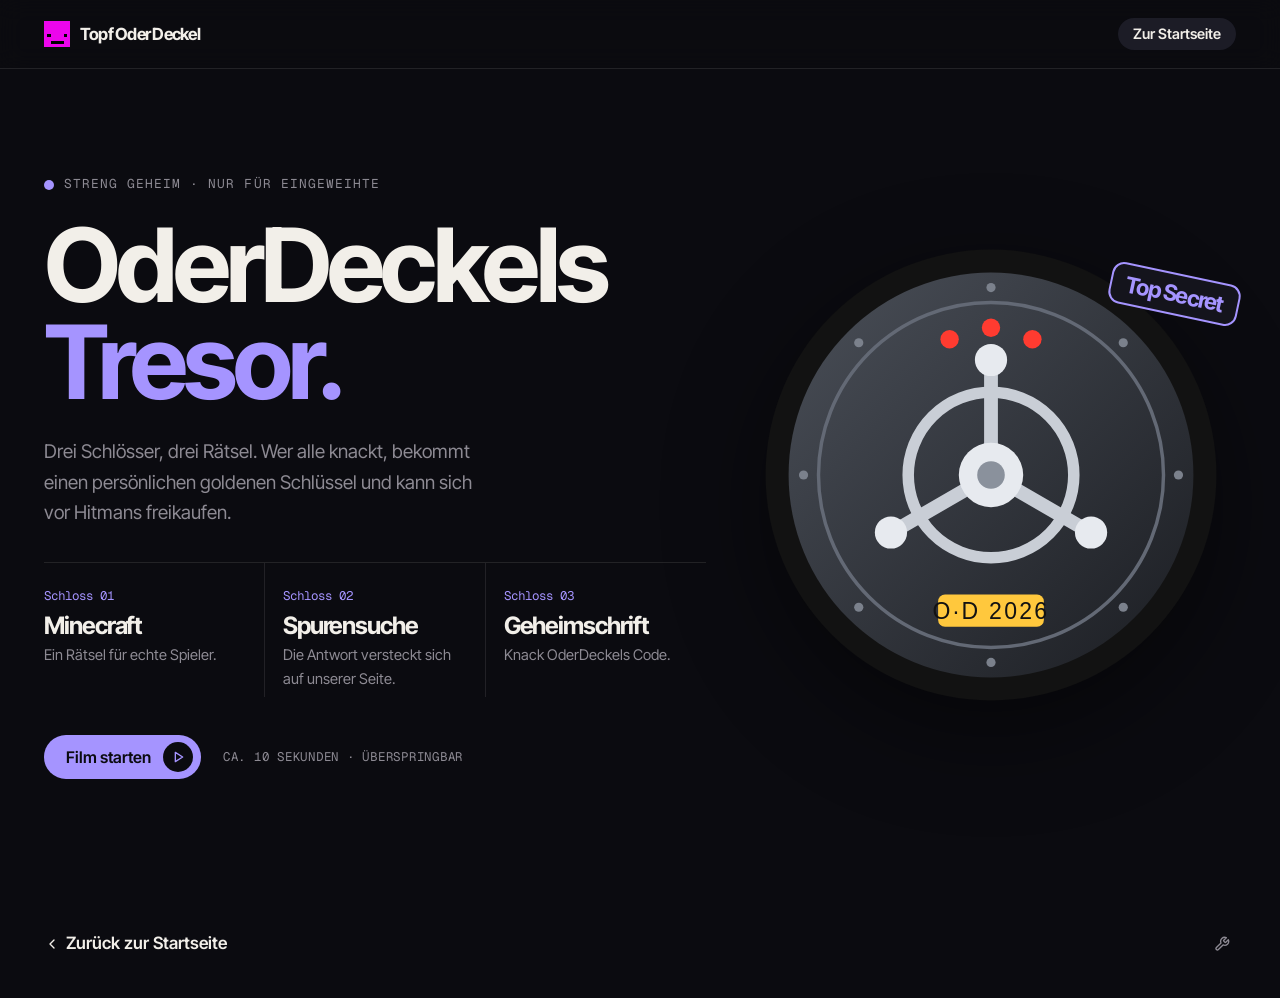
<file: tresor-4bce970d07dd.html>
<!DOCTYPE html>
<html lang="de" data-thema="nacht" data-ecken="rund" data-schrift="modern">
<head>
  <meta charset="UTF-8">
  <meta name="viewport" content="width=device-width, initial-scale=1">
  <meta name="robots" content="noindex">
  <meta name="theme-color" content="#07070a">
  <script>
    // Design aus dem Design-Menü der Startseite übernehmen
    try { var d = JSON.parse(localStorage.getItem('design') || '{}'); ['thema', 'ecken', 'schrift'].forEach(function (k) { if (d[k]) document.documentElement.setAttribute('data-' + k, d[k]); }); } catch (x) {}
  </script>
  <title>Geheimer Bereich – Topf Oder Deckel GmbH</title>
  <link rel="preconnect" href="https://fonts.googleapis.com">
  <link rel="preconnect" href="https://fonts.gstatic.com" crossorigin>
  <link href="https://fonts.googleapis.com/css2?family=Inter+Tight:wght@400;500;600;700&family=Pixelify+Sans:wght@400;500;600;700&family=Geist+Mono:wght@500&display=swap" rel="stylesheet">
  <style>
    :root {
      --creme: #f4eee4; --tinte: #121212; --tinte-2: #3a3a3a; --grau: #6f6a62;
      --orange: #ff5a1f; --gelb: #ffc83d; --lila: #5b2be0; --weiss: #fffdf9;
      --nacht: #0e0c0b; --nacht-2: #171513; --nacht-rand: #2c2825; --gruen: #3ee08f; --rot: #ff3b30;
      --display: "Anton", "Impact", "Arial Narrow", sans-serif;
      --schrift: "Geist", ui-sans-serif, system-ui, -apple-system, "Segoe UI", sans-serif;
      --mono: "Geist Mono", ui-monospace, Menlo, Consolas, monospace;
      --ease: cubic-bezier(.22, 1, .36, 1);
    }
    * { box-sizing: border-box; }
    [hidden] { display: none !important; }
    html, body { background: var(--creme); }
    body { margin: 0; color: var(--tinte); font-family: var(--schrift); font-size: 1.0625rem; line-height: 1.6; -webkit-font-smoothing: antialiased; overflow-x: hidden; }
    a { color: inherit; }
    svg { display: block; }
    ::selection { background: var(--orange); color: #fff; }
    :focus-visible { outline: 3px solid var(--lila); outline-offset: 3px; }
    .huelle { max-width: 1240px; margin: 0 auto; padding: 0 24px; }
    .display { font-family: var(--display); font-weight: 400; text-transform: uppercase; letter-spacing: -.01em; line-height: .86; }
    .korn { position: fixed; inset: -50%; z-index: 300; pointer-events: none; opacity: .07;
      background-image: url("data:image/svg+xml,%3Csvg xmlns='http://www.w3.org/2000/svg' width='160' height='160'%3E%3Cfilter id='n'%3E%3CfeTurbulence type='fractalNoise' baseFrequency='.9' numOctaves='3' stitchTiles='stitch'/%3E%3C/filter%3E%3Crect width='100%25' height='100%25' filter='url(%23n)'/%3E%3C/svg%3E"); }

    /* ---------- Navigation ---------- */
    .nav { position: fixed; top: 0; left: 0; right: 0; z-index: 60; background: rgba(244, 238, 228, .82); -webkit-backdrop-filter: blur(12px); backdrop-filter: blur(12px); }
    .nav .huelle { display: flex; align-items: center; justify-content: space-between; height: 76px; }
    .marke { font-family: var(--display); font-size: 1.35rem; text-transform: uppercase; text-decoration: none; }

    /* ---------- Knöpfe ---------- */
    .knopf { position: relative; overflow: hidden; isolation: isolate; display: inline-flex; align-items: center; gap: 12px; white-space: nowrap; cursor: pointer; text-decoration: none;
      font: 600 1rem/1 var(--schrift); color: var(--weiss); background: var(--tinte); border: 0; border-radius: 999px; padding: 18px 26px; transition: transform .3s var(--ease); }
    .knopf::before { content: ""; position: absolute; inset: 0; z-index: -1; background: var(--orange); border-radius: inherit; transform: translateY(101%); transition: transform .5s var(--ease); }
    .knopf:hover::before { transform: none; }
    .knopf:active { transform: scale(.97); }
    .knopf .pfeil { width: 30px; height: 30px; border-radius: 50%; background: var(--weiss); color: var(--tinte); display: grid; place-items: center; margin: -8px -14px -8px 0; transition: transform .4s var(--ease); }
    .knopf .pfeil svg { width: 16px; height: 16px; fill: none; stroke: currentColor; stroke-width: 2; stroke-linecap: round; stroke-linejoin: round; }
    .knopf:hover .pfeil { transform: rotate(-45deg); }
    .knopf.klein { padding: 12px 18px; font-size: .9rem; }
    .knopf.orange { background: var(--orange); }
    .knopf.orange::before { background: var(--weiss); }
    .knopf.orange:hover { color: var(--tinte); }
    .knopf:disabled { background: #cfc8bd; color: #8a847b; cursor: not-allowed; }
    .knopf:disabled::before { display: none; }
    .textknopf { display: inline-flex; align-items: center; gap: 6px; font: inherit; font-weight: 600; font-size: .9rem; color: inherit; background: rgba(255, 255, 255, .08); border: 1px solid var(--nacht-rand); border-radius: 999px; padding: 9px 16px; cursor: pointer; text-decoration: none; transition: background .2s, border-color .2s; }
    .textknopf:hover { background: rgba(255, 255, 255, .14); border-color: #4a443f; }

    /* ---------- Startbereich ---------- */
    .start { min-height: 100vh; padding: 120px 0 70px; display: grid; align-items: center; }
    .start-raster { display: grid; grid-template-columns: 1.15fr .85fr; gap: 40px; align-items: center; }
    .marker { display: inline-flex; align-items: center; gap: 10px; font-family: var(--mono); font-size: .8rem; text-transform: uppercase; letter-spacing: .08em; margin: 0 0 22px; }
    .marker::before { content: ""; width: 10px; height: 10px; border-radius: 50%; background: var(--orange); }
    .riesig { font-size: clamp(4.2rem, 11.5vw, 10.5rem); margin: 0 0 26px; }
    .riesig span { display: block; }
    .riesig .orange, .titel .orange { color: var(--orange); }
    .lead { font-size: 1.18rem; max-width: 40ch; color: var(--tinte-2); margin: 0 0 34px; }
    .regeln { display: grid; grid-template-columns: repeat(3, 1fr); border-top: 2px solid var(--tinte); margin: 0 0 38px; }
    .regel { padding: 18px 18px 6px 0; border-right: 2px solid var(--tinte); }
    .regel + .regel { padding-left: 18px; }
    .regel:last-child { border-right: 0; }
    .regel .nr { font-family: var(--mono); font-size: .78rem; color: var(--orange); }
    .regel h3 { font-family: var(--display); font-weight: 400; text-transform: uppercase; font-size: 1.5rem; line-height: 1; margin: 6px 0 6px; }
    .regel p { margin: 0; font-size: .92rem; color: var(--tinte-2); }
    .start-aktion { display: flex; align-items: center; flex-wrap: wrap; gap: 14px 22px; }
    .start-aktion small { font-family: var(--mono); font-size: .78rem; color: var(--grau); text-transform: uppercase; letter-spacing: .06em; }
    .deko { position: relative; width: min(100%, 460px); justify-self: center; aspect-ratio: 1; }
    .deko svg { width: 100%; height: 100%; filter: drop-shadow(0 40px 50px rgba(18, 18, 18, .28)); }
    .deko .rad-deko { transform-box: fill-box; transform-origin: center; animation: drehen 18s linear infinite; }
    @keyframes drehen { to { transform: rotate(360deg); } }
    .stempel { position: absolute; right: -4%; top: 6%; font-family: var(--display); text-transform: uppercase; font-size: clamp(1.3rem, 2.4vw, 2rem); line-height: 1; color: var(--orange); border: 3px solid var(--orange); border-radius: 10px; padding: 8px 14px; transform: rotate(12deg); background: rgba(244, 238, 228, .85); }
    .gesperrt { margin: 0 0 30px; padding: 18px 20px; border-radius: 18px; background: #ffe1dc; color: #7a1408; display: flex; gap: 14px; align-items: flex-start; max-width: 520px; }
    .gesperrt strong { font-family: var(--display); font-weight: 400; text-transform: uppercase; font-size: 1.4rem; display: block; line-height: 1.1; }
    @media (max-width: 900px) {
      .start-raster { grid-template-columns: 1fr; }
      .deko { width: min(70vw, 340px); order: -1; }
    }
    @media (max-width: 640px) {
      .regeln { grid-template-columns: 1fr; }
      .regel, .regel + .regel { padding: 14px 0; border-right: 0; border-bottom: 2px solid var(--tinte); }
    }

    /* ---------- Kino (der Film) ---------- */
    .kino { position: fixed; inset: 0; z-index: 100; background: var(--nacht); color: var(--creme); overflow-y: auto; -webkit-overflow-scrolling: touch; }
    .kino-innen { width: min(980px, 100%, calc((100vh - 340px) * 1.78 + 28px)); min-width: min(100%, 520px); margin: 0 auto; padding: 64px 14px 40px; }
    .skip { position: fixed; top: 14px; right: 16px; z-index: 120; font: 500 .9rem/1 var(--schrift); color: #cfc6b8; background: rgba(255, 255, 255, .08); border: 1px solid var(--nacht-rand); border-radius: 999px; padding: 10px 14px; cursor: pointer; }
    .skip:hover { color: #fff; background: rgba(255, 255, 255, .14); }
    .kino-zu { position: fixed; top: 14px; left: 16px; z-index: 120; font: 500 .9rem/1 var(--schrift); color: #cfc6b8; text-decoration: none; padding: 10px 4px; }
    .kino-zu:hover { color: #fff; }

    /* Titelkarten */
    .titel-ebene { position: fixed; inset: 0; z-index: 110; display: flex; flex-direction: column; justify-content: center; align-items: center; text-align: center; pointer-events: none; padding: 20px; }
    .titel-ebene .zeile { display: block; overflow: hidden; padding: .1em 0 0; }
    .titel-ebene .zeile > span { display: inline-block; font-family: var(--display); text-transform: uppercase; font-size: clamp(2.6rem, 9vw, 7.5rem); line-height: .95; color: var(--creme); }
    .titel-ebene .zeile.orange > span { color: var(--orange); }
    .kino.fertig .titel-ebene { display: none; }

    /* Bühne */
    .stage { position: relative; width: 100%; aspect-ratio: 16 / 9; overflow: hidden; border-radius: 22px; background: #0b0a09; box-shadow: 0 0 90px rgba(0, 0, 0, .9); opacity: 0; isolation: isolate; }
    .kino.fertig .stage { opacity: 1; }
    .stage > svg.raum { position: absolute; inset: 0; width: 100%; height: 100%; }
    .spot { opacity: 0; }
    .kino.fertig .spot { opacity: 1; }
    .staub circle { animation: staub 9s linear infinite; }
    .staub circle:nth-child(2n) { animation-duration: 12s; animation-delay: -4s; }
    .staub circle:nth-child(3n) { animation-duration: 15s; animation-delay: -8s; }
    @keyframes staub { from { transform: translateY(0); opacity: 0; } 15% { opacity: .8; } to { transform: translateY(-260px); opacity: 0; } }
    .innen-glut, .schaetze { opacity: 0; transition: opacity 1.2s ease 1.2s; }
    .stage.offen .innen-glut, .stage.offen .schaetze { opacity: 1; }
    .schaetze .schl { transform-box: fill-box; transform-origin: center; animation: schweben 2.6s ease-in-out infinite; }
    .schaetze > g:nth-child(2) .schl { animation-delay: -.9s; }
    .schaetze > g:nth-child(3) .schl { animation-delay: -1.7s; }
    @keyframes schweben { 50% { transform: translateY(-10px) rotate(6deg); } }
    .stage.gewaehlt .schaetze .schl:not(.genommen) { opacity: .25; }
    .stage .schaetze .schl.genommen { animation: genommen 1.2s var(--ease) forwards; }
    @keyframes genommen { to { transform: translateY(-120px) scale(1.6); opacity: 0; } }

    /* Tresortür (eigene Ebene, damit sie in 3D aufschwingen kann) */
    .tuer-wrap { position: absolute; left: 21.9%; top: 14.8%; width: 39.6%; aspect-ratio: 1; transform-origin: 2% 50%; transform: perspective(1400px) rotateY(0deg); transition: transform 2.2s cubic-bezier(.6, 0, .2, 1) 1.1s; z-index: 2; }
    .stage.offen .tuer-wrap { transform: perspective(1400px) rotateY(-80deg); }
    .tuer { width: 100%; height: 100%; overflow: visible; }
    .rad { transform-box: fill-box; transform-origin: center; transition: transform 1.1s cubic-bezier(.5, -0.3, .3, 1.4); }
    .stage.offen .rad { transition-duration: 1.4s; }
    .bolzen { transition: transform .8s var(--ease) .5s; }
    .stage.offen .bolzen { transform: translateX(-30px); }
    .lampe { fill: #4a100c; transition: fill .4s, filter .4s; }
    .lampe.rot { fill: var(--rot); filter: drop-shadow(0 0 6px rgba(255, 59, 48, .9)); }
    .lampe.gruen { fill: var(--gruen); filter: drop-shadow(0 0 8px rgba(62, 224, 143, .95)); }
    .stage.blinkt .lampe.rot { animation: blinken .25s steps(2) 4; }
    @keyframes blinken { 50% { fill: #4a100c; filter: none; } }

    /* OderDeckel als Wächter */
    .figplatz { position: absolute; right: 4%; bottom: 7%; width: 20%; z-index: 4; transform: translateX(170%); }
    .kino.fertig .figplatz { transform: none; }
    .figur { display: block; width: 100%; height: auto; overflow: visible; }
    .huepfen { animation: atmen 3.6s ease-in-out infinite; }
    .figplatz.geht .huepfen { animation: lauf .42s ease-in-out infinite; }
    .auge { transform-box: fill-box; transform-origin: 50% 50%; animation: blinzeln 4.6s infinite; }
    @keyframes atmen { 50% { transform: translateY(-4px); } }
    @keyframes lauf { 50% { transform: translateY(-8px) rotate(1.5deg); } }
    @keyframes blinzeln { 0%, 92%, 100% { transform: scaleY(1); } 96% { transform: scaleY(.1); } }
    .blase { position: absolute; right: 70%; bottom: 96%; width: max-content; max-width: 22cqw; font: 600 clamp(.7rem, 1.6vw, .95rem)/1.25 var(--schrift); color: var(--tinte); background: var(--creme); border-radius: 14px 14px 4px 14px; padding: 8px 12px; opacity: 0; transform: translateY(8px) scale(.9); transform-origin: 100% 100%; transition: opacity .3s, transform .4s var(--ease); }
    .stage { container-type: inline-size; }
    .blase.an { opacity: 1; transform: none; }

    /* Effekte */
    .alarm { position: absolute; inset: 0; z-index: 6; pointer-events: none; background: radial-gradient(circle at 50% 40%, rgba(255, 59, 48, .0), rgba(255, 59, 48, .45)); opacity: 0; }
    .stage.blinkt .alarm { animation: alarm .5s ease 2; }
    .stage.gesperrt .alarm { opacity: 1; animation: alarm 1.4s ease-in-out infinite; }
    @keyframes alarm { 50% { opacity: 1; } 0%, 100% { opacity: .15; } }
    .stage.gesperrt .warnlicht { animation: warnen .9s linear infinite; }
    @keyframes warnen { 50% { fill: #ff3b30; } }
    .blitz { position: absolute; inset: 0; z-index: 7; pointer-events: none; background: #fff; opacity: 0; }
    .stage.blitzt .blitz { animation: blitz .6s ease; }
    @keyframes blitz { 10% { opacity: .55; } 100% { opacity: 0; } }
    .stage.schock { animation: schock .45s ease; }
    @keyframes schock { 20% { transform: translate(-8px, 2px); } 40% { transform: translate(8px, -2px); } 60% { transform: translate(-5px, 1px); } 80% { transform: translate(4px, 0); } }
    .goldlicht { position: absolute; inset: 0; z-index: 3; pointer-events: none; background: radial-gradient(circle at 41.6% 50%, rgba(255, 200, 61, .55), transparent 45%); opacity: 0; transition: opacity 1.6s ease 1.6s; mix-blend-mode: screen; }
    .stage.offen .goldlicht { opacity: 1; }
    .stempel-kino { position: absolute; left: 50%; top: 50%; z-index: 8; font-family: var(--display); text-transform: uppercase; font-size: clamp(2rem, 8cqw, 5rem); color: var(--rot); border: .08em solid var(--rot); border-radius: .14em; padding: .05em .3em; transform: translate(-50%, -50%) rotate(-12deg) scale(3); opacity: 0; transition: transform .35s cubic-bezier(.3, 1.6, .5, 1), opacity .2s; background: rgba(14, 12, 11, .6); }
    .stage.gesperrt .stempel-kino { opacity: 1; transform: translate(-50%, -50%) rotate(-12deg) scale(1); }

    /* Dossier mit Rätseln */
    .dossier { position: relative; margin: 18px auto 0; max-width: 820px; background: var(--nacht-2); border: 1px solid var(--nacht-rand); border-radius: 22px; padding: 22px 24px 26px; opacity: 0; transform: translateY(30px); }
    .kino.fertig .dossier { opacity: 1; transform: none; }
    .dossier-kopf { display: flex; justify-content: space-between; align-items: center; gap: 12px; flex-wrap: wrap; font-family: var(--mono); font-size: .78rem; text-transform: uppercase; letter-spacing: .08em; color: #a69d90; padding-bottom: 14px; margin-bottom: 16px; border-bottom: 1px solid var(--nacht-rand); }
    .dossier-kopf .schlossnr { color: var(--orange); }
    .lampen { display: inline-flex; gap: 8px; }
    .lampen i { width: 12px; height: 12px; border-radius: 50%; background: var(--rot); box-shadow: 0 0 8px rgba(255, 59, 48, .7); transition: background .4s, box-shadow .4s; }
    .lampen i.gruen { background: var(--gruen); box-shadow: 0 0 10px rgba(62, 224, 143, .8); }
    .ptext { font-size: 1.12rem; line-height: 1.55; white-space: pre-line; min-height: 5.2em; cursor: default; }
    .ptext b { font-family: var(--display); font-weight: 400; text-transform: uppercase; font-size: 1.7rem; letter-spacing: .01em; display: block; line-height: 1.1; color: var(--orange); margin-bottom: 6px; }
    .ptext.tippt::after { content: "▍"; color: var(--orange); animation: cursor .7s steps(2) infinite; }
    @keyframes cursor { 50% { opacity: 0; } }
    .werkzeug { margin: 16px 0 0; }
    .werkzeug:empty { display: none; }
    .rform { margin: 18px 0 0; }
    .rform .lbl { display: block; font-family: var(--mono); font-size: .76rem; text-transform: uppercase; letter-spacing: .06em; color: #a69d90; margin: 0 0 8px; }
    .rform .zeile { display: grid; grid-template-columns: 1fr auto; gap: 10px; }
    .eingabe { width: 100%; font: inherit; font-size: 1.02rem; color: var(--tinte); background: transparent; border: 0; border-bottom: 2px solid #d8d0c3; border-radius: 0; padding: 10px 2px; transition: border-color .3s; }
    .eingabe:focus { outline: none; border-color: var(--orange); }
    .eingabe::placeholder { color: #aaa297; }
    .kino .eingabe { color: var(--creme); background: #0b0a09; border: 2px solid var(--nacht-rand); border-radius: 14px; padding: 13px 16px; }
    .kino .eingabe:focus { border-color: var(--orange); }
    .rfehler { color: #ff8a80; font-size: .95rem; font-weight: 500; margin: 10px 0 0; min-height: 1.4em; }
    .tipptext { background: rgba(255, 200, 61, .12); border: 1px solid rgba(255, 200, 61, .3); color: #ffe3a1; border-radius: 12px; padding: 10px 14px; margin: 10px 0 0; font-size: .95rem; }
    .rform .unten { display: flex; gap: 10px; flex-wrap: wrap; align-items: center; }
    .wackel { animation: wackel .45s ease; }
    @keyframes wackel { 20% { transform: translateX(-8px); } 40% { transform: translateX(8px); } 60% { transform: translateX(-5px); } 80% { transform: translateX(5px); } }
    .weiter { margin-top: 18px; }

    /* Geheimschrift-Entschlüssler */
    .decoder { background: #0b0a09; border: 1px dashed #4a443f; border-radius: 16px; padding: 16px; text-align: center; }
    .kacheln { display: flex; justify-content: center; gap: 6px; flex-wrap: wrap; }
    .kacheln span { width: 2.3em; height: 2.6em; display: grid; place-items: center; border-radius: 8px; font-family: var(--display); font-size: clamp(1.3rem, 4vw, 1.9rem); background: #1f1c19; color: #a69d90; }
    .kacheln.klar span { background: var(--orange); color: var(--tinte); transition: transform .3s var(--ease); }
    .kacheln.klar.neu span { animation: kippen .35s var(--ease); }
    @keyframes kippen { from { transform: rotateX(90deg); } }
    .dreh { display: flex; align-items: center; justify-content: center; gap: 14px; margin: 12px 0; font-family: var(--mono); font-size: .82rem; color: #a69d90; text-transform: uppercase; letter-spacing: .06em; }
    .dreh button { width: 42px; height: 42px; border-radius: 50%; border: 1px solid var(--nacht-rand); background: #1f1c19; color: var(--creme); font-size: 1rem; cursor: pointer; transition: background .2s; }
    .dreh button:hover { background: var(--orange); color: var(--tinte); }

    /* Schlüsselwahl */
    .schluessel { display: flex; flex-wrap: wrap; gap: 12px; margin-top: 18px; }
    .schl-knopf { flex: 1 1 160px; display: flex; flex-direction: column; align-items: center; gap: 8px; font: inherit; color: var(--tinte); background: var(--gelb); border: 0; border-radius: 18px; padding: 18px 14px; cursor: pointer; transition: transform .3s var(--ease), box-shadow .3s; }
    .schl-knopf:hover { transform: translateY(-4px) rotate(-1deg); box-shadow: 0 16px 30px -12px rgba(255, 200, 61, .7); }
    .schl-knopf svg { width: 54px; height: 30px; }
    .schl-knopf span { font-family: var(--display); text-transform: uppercase; font-size: 1.3rem; line-height: 1; }
    .karte { display: inline-block; font-family: var(--mono); font-size: 1.1rem; letter-spacing: .06em; color: var(--tinte); background: var(--gelb); border-radius: 10px; padding: 8px 16px; margin: 8px 0; user-select: all; }

    /* ---------- Tresor (Freikaufen) ---------- */
    .tresor { padding: 130px 0 60px; }
    .titel { font-size: clamp(3.4rem, 10vw, 9rem); margin: 0 0 22px; }
    .titel span { display: block; }
    .kartenchip { display: inline-flex; align-items: center; gap: 8px; font-family: var(--mono); font-size: .85rem; background: var(--gelb); border-radius: 999px; padding: 8px 16px; margin: 0 0 40px; }
    .preise { display: grid; grid-template-columns: 1fr auto 1fr; gap: 14px; align-items: center; margin: 0 0 14px; }
    .preis { border-radius: 28px; padding: 30px; min-height: 190px; display: flex; flex-direction: column; justify-content: space-between; }
    .preis.euro { background: var(--orange); color: var(--tinte); }
    .preis.dia { background: var(--tinte); color: var(--creme); }
    .preis .lbl2 { font-family: var(--mono); font-size: .78rem; text-transform: uppercase; letter-spacing: .08em; opacity: .8; }
    .preis .wert { font-family: var(--display); text-transform: uppercase; font-size: clamp(2.6rem, 6vw, 4.8rem); line-height: .9; }
    .oder-kreis { width: 64px; height: 64px; border-radius: 50%; background: var(--gelb); display: grid; place-items: center; font-family: var(--display); text-transform: uppercase; font-size: 1.1rem; }
    .kurs-hinweis { font-size: .92rem; color: var(--grau); margin: 0 0 40px; }
    @media (max-width: 760px) { .preise { grid-template-columns: 1fr; } .oder-kreis { justify-self: center; } }
    .formkarte { background: var(--weiss); border-radius: 28px; padding: 32px; box-shadow: 0 30px 60px -30px rgba(43, 18, 6, .35); max-width: 760px; }
    @media (max-width: 640px) { .formkarte { padding: 22px 18px; } }
    .feld { margin-bottom: 22px; }
    .formkarte .lbl { display: block; font-family: var(--mono); font-size: .76rem; text-transform: uppercase; letter-spacing: .06em; margin: 0 0 8px; color: var(--tinte-2); }
    select.eingabe { appearance: none; cursor: pointer; padding-right: 30px; background-image: url("data:image/svg+xml,%3Csvg xmlns='http://www.w3.org/2000/svg' width='16' height='16' viewBox='0 0 24 24' fill='none' stroke='%23121212' stroke-width='2' stroke-linecap='round' stroke-linejoin='round'%3E%3Cpath d='m6 9 6 6 6-6'/%3E%3C/svg%3E"); background-repeat: no-repeat; background-position: right 4px center; }
    .hinweis { color: var(--grau); font-size: .9rem; margin: 10px 0 0; }
    .ergebnis { margin-top: 24px; padding: 20px; border-radius: 18px; background: var(--creme); }
    .ergebnis .lbl { color: var(--tinte); }
    .ergebnis pre { white-space: pre-wrap; word-break: break-word; font-family: var(--mono); font-size: .84rem; line-height: 1.6; color: var(--tinte-2); background: var(--weiss); border-radius: 12px; padding: 14px; margin: 10px 0 14px; }
    .aktionen { display: flex; gap: 12px; align-items: center; flex-wrap: wrap; }
    .kopiert { color: #15803d; font-weight: 600; margin: 0; }

    .fuss { display: flex; flex-wrap: wrap; justify-content: space-between; align-items: center; gap: 12px; padding: 30px 0 40px; }
    .zurueck { display: inline-flex; align-items: center; gap: 6px; text-decoration: none; font-weight: 600; }
    .zurueck:hover { color: var(--orange); }
    .leise { color: var(--grau); font-size: .85rem; }
    .werkzeugknopf { color: var(--grau); display: inline-flex; padding: 6px; }
    .werkzeugknopf:hover { color: var(--tinte); }
    .adminpw { max-width: 340px; margin: 0 0 30px; }
    .adminpw .zeile { display: grid; grid-template-columns: 1fr auto; gap: 10px; align-items: end; }
    .adminpw .rfehler { color: #e11d48; }

    /* ---------- Admin ---------- */
    .adminlayer { position: fixed; inset: 0; z-index: 200; background: rgba(9, 9, 11, .55); -webkit-backdrop-filter: blur(8px); backdrop-filter: blur(8px); display: flex; align-items: center; justify-content: center; padding: 16px; }
    .adminbox { width: 100%; max-width: 660px; max-height: 92vh; display: flex; flex-direction: column; background: #09090b; color: #e4e4e7; border: 1px solid #27272a; border-radius: 18px; padding: 18px; box-shadow: 0 30px 80px -20px rgba(0, 0, 0, .5); font-family: var(--mono); font-size: .88rem; text-align: left; }
    .adminkopf { display: flex; justify-content: space-between; align-items: center; margin-bottom: 12px; }
    .adminknoepfe { display: flex; flex-wrap: wrap; gap: 8px; margin-bottom: 12px; }
    .adminknoepfe button, .adminkopf button { font: inherit; font-size: .8rem; color: #e4e4e7; background: #18181b; border: 1px solid #27272a; border-radius: 999px; padding: 6px 12px; cursor: pointer; }
    .adminknoepfe button:hover, .adminkopf button:hover { background: #27272a; }
    .adminlog { flex: 1; min-height: 160px; overflow: auto; white-space: pre-wrap; word-break: break-word; background: #000; border: 1px solid #18181b; border-radius: 12px; padding: 12px; margin: 0 0 12px; color: #86efac; }
    .adminzeile { display: flex; gap: 8px; align-items: center; }
    .adminzeile input { flex: 1; font: inherit; color: #fff; background: #000; border: 1px solid #27272a; border-radius: 10px; padding: 10px 12px; }
    .adminzeile button { font: inherit; font-weight: 600; color: #09090b; background: #fff; border: 0; border-radius: 999px; padding: 10px 16px; cursor: pointer; }

    /* =====================================================================
       Design wie auf der Startseite – folgt dem Design-Menü (Thema, Ecken, Schrift)
       ===================================================================== */
    :root, [data-thema="nacht"] { --bg: #0b0b10; --bg2: #14141c; --bg3: #1c1c26; --ink: #f2efe9; --mute: #8d8a93; --line: rgba(242, 239, 233, .1); --akzent: #a594ff; --akzent-ink: #0b0b10; --glut: rgba(165, 148, 255, .28); }
    [data-thema="hell"]   { --bg: #f6f4ef; --bg2: #ffffff; --bg3: #eeebe4; --ink: #15151a; --mute: #6b6873; --line: rgba(21, 21, 26, .1); --akzent: #6c4cff; --akzent-ink: #ffffff; --glut: rgba(108, 76, 255, .18); }
    [data-thema="pink"]   { --bg: #1a0b1c; --bg2: #26112a; --bg3: #321638; --ink: #fff0fb; --mute: #c9a3c6; --line: rgba(255, 240, 251, .12); --akzent: #ec05ec; --akzent-ink: #ffffff; --glut: rgba(236, 5, 236, .3); }
    [data-thema="creeper"]{ --bg: #0d1a10; --bg2: #142619; --bg3: #1b3222; --ink: #eaf7ec; --mute: #8fb59a; --line: rgba(234, 247, 236, .1); --akzent: #4caf50; --akzent-ink: #06140a; --glut: rgba(76, 175, 80, .28); }
    [data-thema="ozean"]  { --bg: #071624; --bg2: #0d2236; --bg3: #132c45; --ink: #e8f3ff; --mute: #8fb0cc; --line: rgba(232, 243, 255, .1); --akzent: #38bdf8; --akzent-ink: #04121f; --glut: rgba(56, 189, 248, .26); }
    [data-ecken="rund"]   { --r: 22px; --r-klein: 12px; --r-knopf: 999px; }
    [data-ecken="eckig"]  { --r: 0px; --r-klein: 0px; --r-knopf: 0px; }
    [data-schrift="modern"] { --font: "Inter Tight", "Helvetica Neue", Arial, system-ui, sans-serif; --titel-abstand: -.045em; }
    [data-schrift="pixel"]  { --font: "Pixelify Sans", "Inter Tight", system-ui, sans-serif; --titel-abstand: 0; }
    /* Der Film bleibt immer dunkel, egal welches Thema gewählt ist */
    .kino { --bg: #0b0b10; --bg2: #14141c; --bg3: #1c1c26; --ink: #f2efe9; --mute: #8d8a93; --line: rgba(242, 239, 233, .1); }
    /* Alte Farbnamen der Seite auf die Themen-Farben umlenken */
    :root, .kino {
      --creme: var(--bg); --tinte: var(--ink); --tinte-2: var(--mute); --grau: var(--mute); --weiss: var(--bg2);
      --orange: var(--akzent); --gelb: var(--akzent); --lila: var(--akzent);
      --nacht: var(--bg); --nacht-2: var(--bg2); --nacht-rand: var(--line); --linie: var(--line);
      --iri: linear-gradient(120deg, var(--akzent), color-mix(in srgb, var(--akzent) 55%, var(--ink)));
      --display: var(--font); --schrift: var(--font); --serif: var(--font);
    }
    html, body { background: var(--bg); color: var(--ink); }
    [data-thema="hell"] { color-scheme: light; } :root:not([data-thema="hell"]) { color-scheme: dark; }
    ::selection { background: var(--akzent); color: var(--akzent-ink); }
    :focus-visible { outline: 2px solid var(--akzent); }
    .korn { display: none; }
    .display, .regel h3, .titel-ebene .zeile > span, .ptext b, .stempel, .stempel-kino, .gesperrt strong, .preis .wert, .oder-kreis, .schl-knopf span, .kacheln span, .marke {
      text-transform: none; font-weight: 700; letter-spacing: var(--titel-abstand);
    }
    .riesig { font-size: clamp(3.2rem, 8vw, 7.5rem); line-height: .95; }
    .titel { font-size: clamp(3rem, 7.5vw, 6.5rem); line-height: .95; }
    .riesig .orange, .titel .orange, .titel-ebene .zeile.orange > span { color: var(--akzent); }

    .nav { background: color-mix(in srgb, var(--bg) 82%, transparent); border-bottom: 1px solid var(--line); }
    .nav .huelle { height: 68px; }
    .marke { font-size: 1.05rem; display: inline-flex; align-items: center; gap: 10px; }
    .marke svg { width: 26px; height: 26px; }

    .knopf { color: var(--akzent-ink); background: var(--akzent); border-radius: var(--r-knopf); padding: 14px 22px; }
    .knopf::before { display: none; }
    .knopf:hover { filter: brightness(1.1); }
    .knopf .pfeil { background: var(--akzent-ink); color: var(--akzent); }
    .knopf.orange { background: var(--akzent); color: var(--akzent-ink); }
    .knopf.orange:hover { color: var(--akzent-ink); }
    .knopf.klein { padding: 9px 15px; }
    .knopf:disabled { background: var(--bg3); color: var(--mute); }
    [data-ecken="eckig"] .knopf { box-shadow: inset -3px -3px 0 rgba(0, 0, 0, .25), inset 3px 3px 0 rgba(255, 255, 255, .18); }
    .nav .knopf { color: var(--ink); background: var(--bg3); }

    .marker { color: var(--mute); }
    .marker::before { background: var(--akzent); }
    .regeln { border-top: 1px solid var(--line); }
    .regel { border-right: 1px solid var(--line); }
    .regel .nr { color: var(--akzent); }
    .regel p, .lead, .start-aktion small, .lbl2 { color: var(--mute); }
    @media (max-width: 640px) { .regel, .regel + .regel { border-bottom: 1px solid var(--line); } }
    .deko::before { content: ""; position: absolute; inset: 6%; border-radius: 50%; background: radial-gradient(circle, var(--glut), transparent 70%); filter: blur(28px); z-index: -1; }
    .deko svg { filter: drop-shadow(0 30px 50px rgba(0, 0, 0, .45)); }
    .stempel { background: var(--bg2); color: var(--akzent); border: 2px solid var(--akzent); border-radius: var(--r-klein); font-size: clamp(1rem, 1.8vw, 1.4rem); }
    .gesperrt { background: rgba(255, 110, 110, .1); color: var(--ink); border: 1px solid rgba(255, 110, 110, .35); border-radius: var(--r); }

    /* Film (immer dunkel) */
    .kino { background: var(--bg); color: var(--ink); font-family: var(--font); }
    .titel-ebene .zeile > span { color: var(--ink); font-size: clamp(2.6rem, 8vw, 6.8rem); }
    .titel-ebene .zeile.orange > span { color: var(--akzent); }
    .stage { border: 1px solid var(--line); border-radius: var(--r); }
    .blase { background: var(--ink); color: var(--bg); }
    .kino .eingabe { color: var(--ink); background: var(--bg); border: 1px solid var(--line); border-radius: var(--r-klein); }
    .kino .eingabe:focus { border-color: var(--akzent); }
    .dossier { background: var(--bg2); border-color: var(--line); border-radius: var(--r); }
    .dossier-kopf .schlossnr { color: var(--akzent); }
    .ptext b { font-size: 1.8rem; color: var(--akzent); }
    .ptext.tippt::after { color: var(--akzent); }
    .tipptext { background: color-mix(in srgb, var(--akzent) 10%, transparent); border-color: color-mix(in srgb, var(--akzent) 30%, transparent); color: var(--ink); border-radius: var(--r-klein); }
    .textknopf { border-radius: var(--r-knopf); border-color: var(--line); }
    .decoder { background: var(--bg); border-color: var(--line); border-radius: var(--r-klein); }
    .kacheln span { background: var(--bg3); color: var(--mute); border-radius: var(--r-klein); }
    .kacheln.klar span { background: var(--akzent); color: var(--akzent-ink); }
    .dreh button { background: var(--bg3); border-color: var(--line); color: var(--ink); border-radius: var(--r-knopf); }
    .dreh button:hover { background: var(--akzent); color: var(--akzent-ink); }
    .schl-knopf { background: var(--akzent); color: var(--akzent-ink); border-radius: var(--r); }
    .schl-knopf svg path, .schl-knopf svg circle { stroke: currentColor; }
    .karte { background: var(--akzent); color: var(--akzent-ink); border-radius: var(--r-klein); }

    /* Tresor */
    .kartenchip { background: var(--bg2); border: 1px solid var(--line); color: var(--ink); border-radius: var(--r-knopf); }
    .preis { border: 1px solid var(--line); border-radius: var(--r); }
    .preis.euro { background: var(--akzent); color: var(--akzent-ink); border: 0; }
    .preis.dia { background: var(--bg2); color: var(--ink); }
    .preis .wert { font-size: clamp(2.3rem, 5vw, 4rem); }
    .oder-kreis { background: var(--bg3); color: var(--ink); border: 1px solid var(--line); border-radius: var(--r-knopf); font-size: 1rem; }
    .kurs-hinweis, .hinweis, .leise { color: var(--mute); }
    .formkarte { background: var(--bg2); border: 1px solid var(--line); border-radius: var(--r); box-shadow: none; }
    .formkarte .lbl { color: var(--mute); font-family: var(--font); }
    .eingabe { color: var(--ink); border-bottom-color: color-mix(in srgb, var(--ink) 22%, transparent); }
    .eingabe::placeholder { color: var(--mute); }
    .eingabe:focus { border-color: var(--akzent); }
    select.eingabe { background-image: url("data:image/svg+xml,%3Csvg xmlns='http://www.w3.org/2000/svg' width='16' height='16' viewBox='0 0 24 24' fill='none' stroke='%23f2efe9' stroke-width='2' stroke-linecap='round' stroke-linejoin='round'%3E%3Cpath d='m6 9 6 6 6-6'/%3E%3C/svg%3E"); }
    [data-thema="hell"] select.eingabe { background-image: url("data:image/svg+xml,%3Csvg xmlns='http://www.w3.org/2000/svg' width='16' height='16' viewBox='0 0 24 24' fill='none' stroke='%2315151a' stroke-width='2' stroke-linecap='round' stroke-linejoin='round'%3E%3Cpath d='m6 9 6 6 6-6'/%3E%3C/svg%3E"); }
    select.eingabe option { background: var(--bg2); color: var(--ink); }
    .ergebnis { background: var(--bg3); border-radius: var(--r-klein); }
    .ergebnis .lbl { color: var(--ink); }
    .ergebnis pre { background: var(--bg); color: var(--mute); border-radius: var(--r-klein); }
    .kopiert { color: #4ade80; }
    .zurueck:hover { color: var(--akzent); }
    .werkzeugknopf { color: var(--mute); }
    .adminpw .rfehler { color: #ff8a8a; }

    /* Bezahl-Infos (nur sichtbar, wenn oben im Skript etwas eingetragen ist) */
    .bezahlinfo { display: flex; gap: 12px; align-items: flex-start; margin: 14px 0 0; padding: 14px 16px; border-radius: var(--r-klein); background: color-mix(in srgb, var(--akzent) 10%, transparent); border: 1px solid color-mix(in srgb, var(--akzent) 30%, transparent); color: var(--ink); font-size: .95rem; white-space: pre-line; }
    .bezahlinfo strong { display: block; margin-bottom: 2px; }
    .bezahlinfo a { color: var(--akzent); font-weight: 600; text-decoration: underline; text-underline-offset: 3px; }

    @media (prefers-reduced-motion: reduce) {
      *, *::before, *::after { animation: none !important; transition: none !important; }
    }
  </style>
</head>
<body>
  <div class="korn" aria-hidden="true"></div>

  <header class="nav">
    <div class="huelle">
      <a class="marke" href="index.html"><svg viewBox="0 0 8 8" aria-hidden="true" shape-rendering="crispEdges"><rect width="8" height="8" fill="#ec05ec"/><rect x="1" y="4" width="1" height="1" fill="#000"/><rect x="6" y="4" width="1" height="1" fill="#000"/><rect x="2" y="6" width="4" height="1" fill="#000"/></svg>Topf Oder Deckel</a>
      <a class="knopf klein" href="index.html">Zur Startseite</a>
    </div>
  </header>

  <main>
    <!-- ================= Start: Einladung zum Tresor ================= -->
    <section id="schloss" class="start">
      <div class="huelle start-raster">
        <div>
          <p class="marker">Streng geheim · Nur für Eingeweihte</p>
          <h1 class="riesig display"><span>OderDeckels</span><span class="orange">Tresor.</span></h1>
          <p class="lead">Drei Schlösser, drei Rätsel. Wer alle knackt, bekommt einen persönlichen goldenen Schlüssel und kann sich vor Hitmans freikaufen.</p>
          <noscript><p class="lead">Für die Rätsel braucht diese Seite JavaScript.</p></noscript>

          <div class="regeln">
            <div class="regel"><span class="nr">Schloss 01</span><h3>Minecraft</h3><p>Ein Rätsel für echte Spieler.</p></div>
            <div class="regel"><span class="nr">Schloss 02</span><h3>Spurensuche</h3><p>Die Antwort versteckt sich auf unserer Seite.</p></div>
            <div class="regel"><span class="nr">Schloss 03</span><h3>Geheimschrift</h3><p>Knack OderDeckels Code.</p></div>
          </div>

          <div id="gesperrt" class="gesperrt" role="alert" hidden>
            <span aria-hidden="true">🚨</span>
            <div><strong>Alarm! Tür verriegelt.</strong><span id="sperrtext"></span></div>
          </div>

          <div class="start-aktion">
            <button type="button" class="knopf orange" id="filmstart">Film starten <span class="pfeil"><svg viewBox="0 0 24 24" aria-hidden="true"><path d="M8 5v14l11-7z"/></svg></span></button>
            <small>Ca. 10 Sekunden · überspringbar</small>
          </div>
        </div>

        <div class="deko" aria-hidden="true">
          <svg viewBox="-200 -200 400 400">
            <defs>
              <linearGradient id="d-stahl" x1="0" y1="0" x2="1" y2="1"><stop offset="0" stop-color="#4a4f58"/><stop offset="1" stop-color="#1b1d22"/></linearGradient>
            </defs>
            <circle r="196" fill="#121212"/>
            <circle r="176" fill="url(#d-stahl)"/>
            <circle r="150" fill="none" stroke="#636975" stroke-width="3"/>
            <g fill="#7b818c"><circle cx="0" cy="-163" r="4"/><circle cx="0" cy="163" r="4"/><circle cx="-163" cy="0" r="4"/><circle cx="163" cy="0" r="4"/><circle cx="115" cy="-115" r="4"/><circle cx="-115" cy="115" r="4"/><circle cx="115" cy="115" r="4"/><circle cx="-115" cy="-115" r="4"/></g>
            <g fill="#ff3b30"><circle cx="-36" cy="-118" r="8"/><circle cx="0" cy="-128" r="8"/><circle cx="36" cy="-118" r="8"/></g>
            <g class="rad-deko">
              <circle r="72" fill="none" stroke="#c9ced6" stroke-width="10"/>
              <g stroke="#c9ced6" stroke-width="12" stroke-linecap="round"><path d="M0 0V-96"/><path d="M0 0L83 48"/><path d="M0 0L-83 48"/></g>
              <g fill="#e7eaef"><circle cy="-100" r="14"/><circle cx="87" cy="50" r="14"/><circle cx="-87" cy="50" r="14"/></g>
              <circle r="28" fill="#e7eaef"/><circle r="12" fill="#8a919c"/>
            </g>
            <rect x="-46" y="104" width="92" height="28" rx="6" fill="#ffc83d"/>
            <text y="125" text-anchor="middle" font-family="Anton, Impact, sans-serif" font-size="20" fill="#121212" letter-spacing="2">O·D 2026</text>
          </svg>
          <span class="stempel">Top Secret</span>
        </div>
      </div>
    </section>

    <!-- ================= Tresor (erst nach den Rätseln) ================= -->
    <section id="tresor" class="tresor" hidden>
      <div class="huelle">
        <p class="marker">Tresor geöffnet</p>
        <h1 class="titel display"><span>Freikaufen.</span><span class="orange">Sicher sein.</span></h1>
        <p class="lead">Kein Hitman-Auftrag nötig: Du kannst dich jederzeit freikaufen und bist danach vor Hitmans sicher.</p>
        <span id="karte-chip" class="kartenchip"></span>

        <div class="preise">
          <div class="preis euro"><span class="lbl2">Variante A</span><span class="wert">1 Euro</span></div>
          <span class="oder-kreis">oder</span>
          <div class="preis dia"><span class="lbl2">Variante B</span><span class="wert">178 Diamant&shy;blöcke</span></div>
        </div>
        <p class="kurs-hinweis">178 Diamantblöcke sind 1 Euro nach unserem Kurs: 16 Diamanten = 1 Cent, 1 Block = 9 Diamanten.</p>

        <form id="formular" class="formkarte" autocomplete="off">
          <div class="feld">
            <label class="lbl" for="mcname">Minecraft-Name</label>
            <input class="eingabe" id="mcname" autocomplete="off" maxlength="32" required>
          </div>
          <div class="feld">
            <label class="lbl" for="dcname">Discord-Name (damit wir dich direkt erreichen)</label>
            <input class="eingabe" id="dcname" autocomplete="off" maxlength="40" required>
          </div>
          <div class="feld">
            <label class="lbl" for="zahlung">Wie möchtest du bezahlen?</label>
            <select class="eingabe" id="zahlung">
              <option value="1 Euro">1 Euro</option>
              <option value="178 Diamantblöcke">178 Diamantblöcke</option>
            </select>
            <p class="hinweis">Wir melden uns bei dir und sprechen die Bezahlung ab. Bezahlt wird hier auf der Seite nichts.</p>
            <div class="feld" id="feld-bezahlart" hidden style="margin:16px 0 0">
              <label class="lbl" for="bezahlart">Wie möchtest du in Euro bezahlen?</label>
              <select class="eingabe" id="bezahlart"><option value="Bar">Bar</option><option value="Karte / Überweisung">Karte / Überweisung</option></select>
            </div>
            <div class="bezahlinfo" id="bezahlinfo" hidden></div>
          </div>

          <input type="text" id="website" tabindex="-1" autocomplete="off" aria-hidden="true" style="position:absolute;left:-9999px">
          <button type="submit" class="knopf">Jetzt freikaufen <span class="pfeil"><svg viewBox="0 0 24 24" aria-hidden="true"><path d="M7 17 17 7"/><path d="M7 7h10v10"/></svg></span></button>

          <div id="ergebnis" class="ergebnis" hidden>
            <span class="lbl" id="status" aria-live="polite"></span>
            <pre id="text"></pre>
            <div class="aktionen">
              <button type="button" class="knopf klein" id="kopieren">Text kopieren</button>
              <p id="kopiert" class="kopiert" hidden>Kopiert!</p>
            </div>
          </div>
        </form>
        <p><a class="leise" href="#" id="abmelden">Karte auf diesem Gerät abmelden</a></p>
      </div>
    </section>

    <div class="huelle">
      <form id="adminpw" class="adminpw" hidden autocomplete="off">
        <div class="zeile"><input class="eingabe" id="adminpwfeld" type="password" placeholder="Admin-Code" autocomplete="off" aria-label="Admin-Code"><button type="submit" class="knopf klein">OK</button></div>
        <p id="adminpwfehler" class="rfehler" role="alert"></p>
      </form>
      <div class="fuss">
        <a class="zurueck" href="index.html"><svg viewBox="0 0 24 24" width="16" height="16" fill="none" stroke="currentColor" stroke-width="2" stroke-linecap="round" stroke-linejoin="round" aria-hidden="true"><path d="m15 18-6-6 6-6"/></svg>Zurück zur Startseite</a>
        <a class="werkzeugknopf" href="#" id="adminlink" aria-label="Admin"><svg viewBox="0 0 24 24" width="16" height="16" fill="none" stroke="currentColor" stroke-width="2" stroke-linecap="round" stroke-linejoin="round" aria-hidden="true"><path d="M14.7 6.3a1 1 0 0 0 0 1.4l1.6 1.6a1 1 0 0 0 1.4 0l3.77-3.77a6 6 0 0 1-7.94 7.94l-6.91 6.91a2.12 2.12 0 0 1-3-3l6.91-6.91a6 6 0 0 1 7.94-7.94l-3.76 3.76z"/></svg></a>
      </div>
    </div>
  </main>

  <!-- ================= Der Film ================= -->
  <div id="kino" class="kino" hidden role="dialog" aria-modal="true" aria-label="OderDeckels Tresor">
    <a class="kino-zu" href="index.html">‹ Startseite</a>
    <button type="button" class="skip" id="kinoskip">Überspringen ›</button>
    <div id="titel" class="titel-ebene" aria-hidden="true">
      <span class="zeile"><span>Tief unter der Erde.</span></span>
      <span class="zeile"><span>Mitten in der Nacht.</span></span>
      <span class="zeile"><span>Wartet OderDeckels</span></span>
      <span class="zeile orange"><span>Tresor.</span></span>
    </div>

    <div class="kino-innen">
      <div id="stage" class="stage">
        <svg class="raum" viewBox="0 0 960 540" aria-hidden="true" focusable="false">
          <defs>
            <linearGradient id="r-wand" x1="0" y1="0" x2="0" y2="1"><stop offset="0" stop-color="#22201e"/><stop offset="1" stop-color="#121110"/></linearGradient>
            <linearGradient id="r-boden" x1="0" y1="0" x2="0" y2="1"><stop offset="0" stop-color="#1a1816"/><stop offset="1" stop-color="#0c0b0a"/></linearGradient>
            <linearGradient id="r-spot" x1="0" y1="0" x2="0" y2="1"><stop offset="0" stop-color="#fff6e0" stop-opacity=".22"/><stop offset="1" stop-color="#fff6e0" stop-opacity="0"/></linearGradient>
            <radialGradient id="r-gold"><stop offset="0" stop-color="#fff1b8"/><stop offset=".45" stop-color="#ffc83d"/><stop offset="1" stop-color="#7a4a00"/></radialGradient>
            <linearGradient id="r-key" x1="0" y1="0" x2="1" y2="1"><stop offset="0" stop-color="#ffe58a"/><stop offset="1" stop-color="#d99a00"/></linearGradient>
          </defs>
          <rect width="960" height="540" fill="url(#r-wand)"/>
          <g stroke="#2c2926" stroke-width="2"><path d="M120 0V430M240 0V430M600 0V430M720 0V430M840 0V430"/><path d="M0 140H960M0 290H960"/></g>
          <g fill="#3a3632"><circle cx="126" cy="146" r="3"/><circle cx="234" cy="146" r="3"/><circle cx="606" cy="146" r="3"/><circle cx="714" cy="146" r="3"/><circle cx="846" cy="146" r="3"/><circle cx="126" cy="296" r="3"/><circle cx="714" cy="296" r="3"/><circle cx="846" cy="296" r="3"/></g>
          <rect y="430" width="960" height="110" fill="url(#r-boden)"/>
          <rect y="428" width="960" height="4" fill="#3a3632"/>
          <g stroke="#1f1d1b" stroke-width="2"><path d="M400 432L120 540M400 432L280 540M400 432L520 540M400 432L680 540M400 432L860 540"/></g>
          <!-- Warnschild -->
          <g transform="translate(36 70)"><rect width="150" height="64" rx="6" fill="#ffc83d"/><rect x="6" y="6" width="138" height="52" rx="3" fill="none" stroke="#121212" stroke-width="3"/>
            <text x="75" y="31" text-anchor="middle" font-family="Anton, Impact, sans-serif" font-size="17" fill="#121212">ZUTRITT NUR</text><text x="75" y="51" text-anchor="middle" font-family="Anton, Impact, sans-serif" font-size="17" fill="#121212">FÜR ODERDECKEL</text></g>
          <!-- Warnleuchte -->
          <g transform="translate(560 54)"><rect x="-16" y="10" width="32" height="10" rx="3" fill="#2c2926"/><path class="warnlicht" d="M-14 10a14 14 0 0 1 28 0z" fill="#5a1510"/></g>
          <!-- Gelb-schwarzes Band am Boden -->
          <g transform="translate(0 412)"><rect width="960" height="16" fill="#ffc83d"/><g fill="#121212"><path d="M0 0h16L0 16zM24 16 40 0h16L40 16zM64 16 80 0h16L80 16zM104 16 120 0h16l-16 16zM144 16 160 0h16l-16 16zM184 16 200 0h16l-16 16z"/></g></g>
          <!-- Rahmen und Inneres des Tresors -->
          <circle cx="400" cy="270" r="214" fill="none" stroke="#3a3632" stroke-width="8"/>
          <circle cx="400" cy="270" r="200" fill="#070606" stroke="#2c2926" stroke-width="16"/>
          <circle class="innen-glut" cx="400" cy="270" r="186" fill="url(#r-gold)" opacity="0"/>
          <g class="innen-glut" stroke="#a86a00" stroke-width="5" opacity="0"><path d="M240 330H560M250 210H550"/></g>
          <g class="schaetze">
            <g transform="translate(320 280)"><g class="schl"><circle r="20" fill="none" stroke="url(#r-key)" stroke-width="9"/><rect x="18" y="-5" width="64" height="10" rx="4" fill="url(#r-key)"/><rect x="62" y="4" width="8" height="16" fill="url(#r-key)"/><rect x="74" y="4" width="8" height="12" fill="url(#r-key)"/></g></g>
            <g transform="translate(370 230)"><g class="schl"><circle r="20" fill="none" stroke="url(#r-key)" stroke-width="9"/><rect x="18" y="-5" width="64" height="10" rx="4" fill="url(#r-key)"/><rect x="62" y="4" width="8" height="16" fill="url(#r-key)"/><rect x="74" y="4" width="8" height="12" fill="url(#r-key)"/></g></g>
            <g transform="translate(420 290)"><g class="schl"><circle r="20" fill="none" stroke="url(#r-key)" stroke-width="9"/><rect x="18" y="-5" width="64" height="10" rx="4" fill="url(#r-key)"/><rect x="62" y="4" width="8" height="16" fill="url(#r-key)"/><rect x="74" y="4" width="8" height="12" fill="url(#r-key)"/></g></g>
          </g>
          <!-- Lichtkegel und Staub -->
          <polygon class="spot" points="330,0 470,0 700,540 100,540" fill="url(#r-spot)"/>
          <g class="staub" fill="#fff6e0" opacity=".6"><circle cx="320" cy="480" r="1.6"/><circle cx="380" cy="500" r="1.2"/><circle cx="430" cy="470" r="1.8"/><circle cx="470" cy="520" r="1.2"/><circle cx="290" cy="530" r="1.4"/><circle cx="520" cy="490" r="1.3"/><circle cx="360" cy="440" r="1"/></g>
        </svg>

        <div class="tuer-wrap">
          <svg class="tuer" viewBox="-200 -200 400 400" aria-hidden="true" focusable="false">
            <defs>
              <linearGradient id="t-stahl" x1="0" y1="0" x2="1" y2="1"><stop offset="0" stop-color="#5a606b"/><stop offset=".5" stop-color="#363a42"/><stop offset="1" stop-color="#1b1d22"/></linearGradient>
              <linearGradient id="t-chrom" x1="0" y1="0" x2="1" y2="1"><stop offset="0" stop-color="#f4f6f9"/><stop offset="1" stop-color="#8a919c"/></linearGradient>
            </defs>
            <g fill="#9aa1ac">
              <g transform="rotate(0)"><rect class="bolzen" x="160" y="-8" width="34" height="16" rx="4"/></g>
              <g transform="rotate(45)"><rect class="bolzen" x="160" y="-8" width="34" height="16" rx="4"/></g>
              <g transform="rotate(90)"><rect class="bolzen" x="160" y="-8" width="34" height="16" rx="4"/></g>
              <g transform="rotate(135)"><rect class="bolzen" x="160" y="-8" width="34" height="16" rx="4"/></g>
              <g transform="rotate(180)"><rect class="bolzen" x="160" y="-8" width="34" height="16" rx="4"/></g>
              <g transform="rotate(225)"><rect class="bolzen" x="160" y="-8" width="34" height="16" rx="4"/></g>
              <g transform="rotate(270)"><rect class="bolzen" x="160" y="-8" width="34" height="16" rx="4"/></g>
              <g transform="rotate(315)"><rect class="bolzen" x="160" y="-8" width="34" height="16" rx="4"/></g>
            </g>
            <circle r="176" fill="url(#t-stahl)" stroke="#15171b" stroke-width="4"/>
            <circle r="152" fill="none" stroke="#6d7380" stroke-width="3"/>
            <circle r="140" fill="none" stroke="#24272d" stroke-width="2"/>
            <g fill="#848b96"><circle cx="0" cy="-164" r="4"/><circle cx="0" cy="164" r="4"/><circle cx="-164" cy="0" r="4"/><circle cx="164" cy="0" r="4"/><circle cx="116" cy="-116" r="4"/><circle cx="-116" cy="116" r="4"/><circle cx="116" cy="116" r="4"/><circle cx="-116" cy="-116" r="4"/></g>
            <circle class="lampe rot" id="lampe1" cx="-38" cy="-118" r="9"/>
            <circle class="lampe rot" id="lampe2" cx="0" cy="-128" r="9"/>
            <circle class="lampe rot" id="lampe3" cx="38" cy="-118" r="9"/>
            <g class="rad" id="rad">
              <circle r="74" fill="none" stroke="url(#t-chrom)" stroke-width="10"/>
              <g stroke="url(#t-chrom)" stroke-width="13" stroke-linecap="round"><path d="M0 0V-98"/><path d="M0 0L85 49"/><path d="M0 0L-85 49"/></g>
              <g fill="#e7eaef"><circle cy="-102" r="15"/><circle cx="88" cy="51" r="15"/><circle cx="-88" cy="51" r="15"/></g>
              <circle r="30" fill="url(#t-chrom)"/><circle r="13" fill="#5a606b"/>
            </g>
            <rect x="-48" y="104" width="96" height="28" rx="6" fill="#ffc83d"/>
            <text y="125" text-anchor="middle" font-family="Anton, Impact, sans-serif" font-size="20" fill="#121212" letter-spacing="2">O·D 2026</text>
          </svg>
        </div>
        <div class="goldlicht"></div>

        <div id="figplatz" class="figplatz">
          <div id="blase" class="blase" aria-hidden="true"></div>
          <svg class="figur" viewBox="-140 -262 280 282" role="img" aria-label="OderDeckel im Anzug mit Aktenkoffer und Bauarbeiterhelm">
<defs>
<linearGradient id="kopf" x1="0" y1="0" x2="1" y2="1"><stop offset="0" stop-color="#ee62f7"/><stop offset="1" stop-color="#c624d2"/></linearGradient>
<linearGradient id="koerper" x1="0" y1="0" x2="1" y2="1"><stop offset="0" stop-color="#df3cea"/><stop offset="1" stop-color="#b820c4"/></linearGradient>
<linearGradient id="helm" x1="0" y1="0" x2="0" y2="1"><stop offset="0" stop-color="#ffe46b"/><stop offset="1" stop-color="#ffbf00"/></linearGradient>
<linearGradient id="anzug" x1="0" y1="0" x2="1" y2="1"><stop offset="0" stop-color="#3a3f5c"/><stop offset="1" stop-color="#1f2238"/></linearGradient>
</defs>
<ellipse cx="0" cy="6" rx="62" ry="8" fill="#000" opacity=".45"/>
<g class="huepfen">
<rect x="-38" y="-64" width="32" height="64" rx="14" fill="url(#koerper)"/>
<rect x="6" y="-64" width="32" height="64" rx="14" fill="url(#koerper)"/>
<rect x="-38" y="-64" width="32" height="50" rx="12" fill="url(#anzug)"/>
<rect x="6" y="-64" width="32" height="50" rx="12" fill="url(#anzug)"/>
<rect x="-42" y="-14" width="38" height="14" rx="7" fill="#15151f"/>
<rect x="4" y="-14" width="38" height="14" rx="7" fill="#15151f"/>
<rect x="-74" y="-128" width="28" height="74" rx="14" fill="url(#koerper)"/>
<rect x="-74" y="-128" width="28" height="56" rx="13" fill="url(#anzug)"/>
<rect x="-46" y="-134" width="92" height="84" rx="28" fill="url(#anzug)"/>
<path d="M-17 -134 L0 -96 L17 -134 Z" fill="#fff"/>
<path d="M-3.5 -122 L3.5 -122 L6 -104 L0 -92 L-6 -104 Z" fill="#d6203a"/>
<path d="M-17 -134 L-3 -84 L-26 -86 Z M17 -134 L3 -84 L26 -86 Z" fill="#2b2f4a"/>
<circle cx="-14" cy="-70" r="2.6" fill="#ffd23f"/><circle cx="14" cy="-70" r="2.6" fill="#ffd23f"/>
<g><rect x="46" y="-128" width="28" height="74" rx="14" fill="url(#koerper)"/><rect x="46" y="-128" width="28" height="56" rx="13" fill="url(#anzug)"/></g>
<g transform="translate(-60 -52)">
<path d="M-14 6 Q-14 -12 0 -12 Q14 -12 14 6" fill="none" stroke="#2b1a0e" stroke-width="5" stroke-linecap="round"/>
<rect x="-30" y="2" width="60" height="42" rx="8" fill="#6b4226"/>
<rect x="-30" y="2" width="60" height="14" rx="7" fill="#7d4f2e"/>
<rect x="-5" y="12" width="10" height="9" rx="2" fill="#ffd23f"/>
<circle cx="0" cy="0" r="10" fill="url(#koerper)"/>
</g>
<rect x="-50" y="-222" width="100" height="94" rx="32" fill="url(#kopf)"/>
<ellipse cx="-20" cy="-206" rx="22" ry="8" fill="#fff" opacity=".22"/>
<path d="M-50 -208 C-50 -266 50 -266 50 -208 Z" fill="url(#helm)"/>
<rect x="-9" y="-254" width="18" height="46" rx="9" fill="#f2b000"/>
<ellipse cx="-26" cy="-232" rx="10" ry="5" fill="#fff" opacity=".4" transform="rotate(-25 -26 -232)"/>
<rect x="-62" y="-214" width="124" height="13" rx="6.5" fill="#f0a800"/>
<g class="auge"><rect x="-33" y="-172" width="14" height="14" rx="6" fill="#111"/><circle cx="-28" cy="-168" r="2.2" fill="#fff"/></g>
<g class="auge"><rect x="19" y="-172" width="14" height="14" rx="6" fill="#111"/><circle cx="24" cy="-168" r="2.2" fill="#fff"/></g>
<path d="M-40 -187 L-14 -183" stroke="#2a0a33" stroke-width="6" stroke-linecap="round"/><path d="M40 -187 L14 -183" stroke="#2a0a33" stroke-width="6" stroke-linecap="round"/>
<path d="M-19 -140 Q0 -147 19 -140" fill="none" stroke="#111" stroke-width="6" stroke-linecap="round"/>
</g>
          </svg>
        </div>

        <div class="alarm"></div>
        <div class="blitz"></div>
        <div class="stempel-kino" aria-hidden="true">Gesperrt</div>
      </div>

      <div id="dossier" class="dossier">
        <div class="dossier-kopf">
          <span id="schlossnr" class="schlossnr">Tresor · verriegelt</span>
          <span class="lampen" aria-hidden="true"><i id="mlampe1"></i><i id="mlampe2"></i><i id="mlampe3"></i></span>
          <span id="versuche">3 Versuche</span>
        </div>
        <div id="ptext" class="ptext" aria-live="polite"></div>
        <div id="werkzeug" class="werkzeug"></div>

        <form id="rform" class="rform" hidden autocomplete="off">
          <label class="lbl" for="antwort">Deine Antwort</label>
          <div class="zeile">
            <input class="eingabe" id="antwort" maxlength="40" autocomplete="off" autocapitalize="off" spellcheck="false" required>
            <button type="submit" class="knopf orange">Knacken</button>
          </div>
          <p id="rfehler" class="rfehler" role="alert"></p>
          <div class="unten"><button type="button" class="textknopf" id="tipp">💡 Tipp anzeigen</button></div>
          <p id="tipptext" class="tipptext" hidden></p>
        </form>

        <div id="schluessel" class="schluessel" hidden>
          <button type="button" class="schl-knopf" data-k="0"><svg viewBox="0 0 54 30" aria-hidden="true"><circle cx="12" cy="15" r="8.5" fill="none" stroke="#121212" stroke-width="5"/><path d="M20 15h30M42 15v8M49 15v6" stroke="#121212" stroke-width="5"/></svg><span>Schlüssel 1</span></button>
          <button type="button" class="schl-knopf" data-k="1"><svg viewBox="0 0 54 30" aria-hidden="true"><circle cx="12" cy="15" r="8.5" fill="none" stroke="#121212" stroke-width="5"/><path d="M20 15h30M42 15v8M49 15v6" stroke="#121212" stroke-width="5"/></svg><span>Schlüssel 2</span></button>
          <button type="button" class="schl-knopf" data-k="2"><svg viewBox="0 0 54 30" aria-hidden="true"><circle cx="12" cy="15" r="8.5" fill="none" stroke="#121212" stroke-width="5"/><path d="M20 15h30M42 15v8M49 15v6" stroke="#121212" stroke-width="5"/></svg><span>Schlüssel 3</span></button>
        </div>

        <button type="button" class="knopf orange weiter" id="weiter" hidden>Weiter</button>
      </div>
    </div>
  </div>

  <div id="admin" class="adminlayer" hidden role="dialog" aria-label="Admin-Konsole">
    <div class="adminbox">
      <div class="adminkopf"><strong>🛠️ Admin-Konsole</strong><button type="button" id="adminzu">Schließen ✕</button></div>
      <div class="adminknoepfe">
        <button type="button" data-cmd="status">Status</button>
        <button type="button" data-cmd="reset">Rätsel zurücksetzen</button>
        <button type="button" data-cmd="entbannen">Sperre aufheben</button>
        <button type="button" data-cmd="karten">Karten anzeigen</button>
        <button type="button" data-cmd="hitman an">Hitman für alle an</button>
        <button type="button" data-cmd="hitman aus">Hitman für alle aus</button>
        <button type="button" data-cmd="tresor 1">Tresor öffnen</button>
      </div>
      <pre id="adminlog" class="adminlog"></pre>
      <form id="adminform" class="adminzeile" autocomplete="off"><span>&gt;</span><input id="adminbefehl" aria-label="Befehl" placeholder="hilfe" autocapitalize="off" spellcheck="false"><button type="submit">Los</button></form>
    </div>
  </div>

  <script src="https://cdnjs.cloudflare.com/ajax/libs/gsap/3.12.5/gsap.min.js"></script>
  <script>
    // Discord: Webhook-URL des Kanals für Freikäufe.
    var DISCORD_WEBHOOK = 'https://discord.com/api/webhooks/1569811241965199473/_4hz0kd13CgZ-1lFc9RZ8xSB91BmSDIsVur6w8UVNg1HnlGDnBlmScHGoHH8v4mwN0Da';
    var DISCORD_STANDARD = '';
    // Deine Discord-ID, damit dich der Bot mit @ markiert (Anleitung siehe index.html).
    var DISCORD_USER_ID = '';

    // Bezahlen in Euro: Auswahl "Bar oder Karte/Überweisung" + Hinweis (bei "1 Euro").
    // Die Auswahl landet in der Discord-Nachricht, die Bezahldaten schickt ihr privat. (Gleiche Texte auch in index.html.)
    var BEZAHL_TITEL = 'Bezahlen in Euro';
    var BEZAHL_TEXT = 'Wähl oben, ob du bar oder per Karte/Überweisung bezahlen möchtest. Die Bezahldaten bekommst du dann privat von uns auf Discord.';
    var BEZAHL_LINK = '';   // z. B. ein PayPal.me-Link, muss mit https:// beginnen

    var $ = function (id) { return document.getElementById(id); };
    var v = function (id) { return $(id).value.trim(); };

    // =====================================================================
    //  Rätselschloss
    //  Die Antworten und Karten stehen nur als SHA-256-Prüfsummen in dieser Datei.
    //  Das hält neugierige Besucher fern, ist aber KEIN echter Schutz.
    // =====================================================================
    var SALT = 'tod-freikauf-2026:';
    var RAETSEL_HASHES = [["765d8a42e11745e165fdd8c3dd92b43c304199a795cd3f37950f93b1f025d96f","c8d3df3448099cf6a86fbb839d4a9e6af0359bc485840fed2085309e20384db5","976442db6801339f86ad95a123966cbe89f73a5eb111027867fac09cefe938e8","c30029863a21e4cda11c9ce1f64e9f31f6e6042da0aaae5ae12771798f028568"],["ff4e170fef419a45be14f2e75d17cbc534ead5c1101983ce04174ee652a9689c","05ad3ad1c8f9e41b68427472a4c2a8dc900d9dfa6e7cf871569948fc5653b959","f4d956a744daf3efb12aea0efeab97e983737475e93c9eb4e00aaf690af1f154","d73617d20282f6ff9e8c2687cc012ba7f23e1a329f53216eabb25cc0e5c128a2"],["7b4c1375b80263fee76666b1840650e9fb9f0578d57e7c5b419a4cff04717ce9","86fa48640d81d2e7ad75ffb977761f1fb668795e1b995bd4512beb7deaec0356","b9e25d549a667c35a325bb11337d718c306f3a85021278beac5fa42b604b79e8"]];
    var KARTEN_HASHES = ["969b792ce79452eda28a37829b384cc7a23435b549e64ea17f9d4c79a33d3942", "f30ccd17050dd75c0ccdeb8c35378c5efd2b321e3877e22a94edd61bd2d20cd6", "b892242f5ddd679c8f1ec8e10da100bf283b401c13325ee075f3d61fab976bc2"];
    var WRAPS = [["5a175601490342","56445d01125541","52425307120047","50445757465611"],["5201","5355","5701","5254"],["161451120a40","444a06125c16","44130412564a"]];
    var CIPHER = ["7c741f2c637a521f3b6e0663","7a221c6338626715730b007f","772549677f05631530237977"];
    var ADMIN_HASH = "01cdf0f68ac15b36ec1d472e36927a98552b12d7e6d0591e45d5918c60583b49";
    var CIPHER_ADMIN = ["292218783627571562630664", "2d7c49653f3f6b1f74005f79", "2c774e627850361b6c7e7c77"];
    var KARTE_NR = 0;

    function sha256(s) {
      var K = [0x428a2f98,0x71374491,0xb5c0fbcf,0xe9b5dba5,0x3956c25b,0x59f111f1,0x923f82a4,0xab1c5ed5,0xd807aa98,0x12835b01,0x243185be,0x550c7dc3,0x72be5d74,0x80deb1fe,0x9bdc06a7,0xc19bf174,0xe49b69c1,0xefbe4786,0x0fc19dc6,0x240ca1cc,0x2de92c6f,0x4a7484aa,0x5cb0a9dc,0x76f988da,0x983e5152,0xa831c66d,0xb00327c8,0xbf597fc7,0xc6e00bf3,0xd5a79147,0x06ca6351,0x14292967,0x27b70a85,0x2e1b2138,0x4d2c6dfc,0x53380d13,0x650a7354,0x766a0abb,0x81c2c92e,0x92722c85,0xa2bfe8a1,0xa81a664b,0xc24b8b70,0xc76c51a3,0xd192e819,0xd6990624,0xf40e3585,0x106aa070,0x19a4c116,0x1e376c08,0x2748774c,0x34b0bcb5,0x391c0cb3,0x4ed8aa4a,0x5b9cca4f,0x682e6ff3,0x748f82ee,0x78a5636f,0x84c87814,0x8cc70208,0x90befffa,0xa4506ceb,0xbef9a3f7,0xc67178f2];
      var H = [0x6a09e667,0xbb67ae85,0x3c6ef372,0xa54ff53a,0x510e527f,0x9b05688c,0x1f83d9ab,0x5be0cd19];
      var rr = function (n, x) { return (x >>> n) | (x << (32 - n)); };
      var b = [], i, o;
      for (i = 0; i < s.length; i++) b.push(s.charCodeAt(i) & 255);   // nur ASCII (Eingaben werden vorher bereinigt)
      var l = b.length * 8;
      b.push(0x80);
      while (b.length % 64 !== 56) b.push(0);
      for (i = 7; i >= 0; i--) b.push(i > 3 ? 0 : (l >>> (i * 8)) & 255);
      for (o = 0; o < b.length; o += 64) {
        var w = [];
        for (i = 0; i < 16; i++) w[i] = (b[o + 4 * i] << 24) | (b[o + 4 * i + 1] << 16) | (b[o + 4 * i + 2] << 8) | b[o + 4 * i + 3];
        for (i = 16; i < 64; i++) {
          var s0 = rr(7, w[i - 15]) ^ rr(18, w[i - 15]) ^ (w[i - 15] >>> 3);
          var s1 = rr(17, w[i - 2]) ^ rr(19, w[i - 2]) ^ (w[i - 2] >>> 10);
          w[i] = (w[i - 16] + s0 + w[i - 7] + s1) | 0;
        }
        var a = H[0], bb = H[1], c = H[2], d = H[3], e = H[4], f = H[5], g = H[6], h = H[7];
        for (i = 0; i < 64; i++) {
          var S1 = rr(6, e) ^ rr(11, e) ^ rr(25, e);
          var ch = (e & f) ^ (~e & g);
          var t1 = (h + S1 + ch + K[i] + w[i]) | 0;
          var S0 = rr(2, a) ^ rr(13, a) ^ rr(22, a);
          var mj = (a & bb) ^ (a & c) ^ (bb & c);
          var t2 = (S0 + mj) | 0;
          h = g; g = f; f = e; e = (d + t1) | 0; d = c; c = bb; bb = a; a = (t1 + t2) | 0;
        }
        H[0] = (H[0] + a) | 0; H[1] = (H[1] + bb) | 0; H[2] = (H[2] + c) | 0; H[3] = (H[3] + d) | 0;
        H[4] = (H[4] + e) | 0; H[5] = (H[5] + f) | 0; H[6] = (H[6] + g) | 0; H[7] = (H[7] + h) | 0;
      }
      return H.map(function (x) { return ('00000000' + (x >>> 0).toString(16)).slice(-8); }).join('');
    }

    function normWort(s) {
      return s.toLowerCase().replace(/ä/g, 'ae').replace(/ö/g, 'oe').replace(/ü/g, 'ue').replace(/ß/g, 'ss').replace(/[^a-z0-9]/g, '');
    }
    function normKarte(s) { return s.toUpperCase().replace(/[^A-Z0-9]/g, ''); }
    function kartenNr(s) { return KARTEN_HASHES.indexOf(sha256(SALT + 'karte:' + normKarte(s))) + 1; }   // 0 = unbekannt
    function entpacke(hex, strom) { var o = ''; for (var i = 0; i < hex.length / 2; i++) o += String.fromCharCode(parseInt(hex.substr(i * 2, 2), 16) ^ strom.charCodeAt(i)); return o; }

    var INTRO = 'Halt! Das hier ist mein Tresor.\n\nDrei Schlösser, drei Rätsel. Knackst du alle, darfst du dir einen goldenen Schlüssel nehmen. Aber Vorsicht: Nach drei Fehlern geht der Alarm los und die Tür bleibt einen ganzen Tag zu.';
    var BELOHNUNG = 'Alle drei Schlösser sind offen! Im Tresor liegen drei goldene Schlüssel. Jeder ist eine persönliche Freikauf-Karte. Nimm dir einen. Aber nur einen!';
    var RAETSEL = [
      { art: 'Minecraft-Rätsel',
        text: 'Ich bin grün, habe keine Arme und schleiche mich lautlos an. Kurz bevor ich komme, hörst du nur ein leises Zischen. Danach fehlt ein Stück von deinem Haus. Wer bin ich?',
        tipp: 'Ein Mob, der explodiert. Vor Katzen hat er Angst.',
        ok: 'Richtig! Zisch … BUMM. Schloss 1 springt auf.', blase: 'Nicht schlecht …' },
      { art: 'Spurensuche',
        text: 'Die Antwort steht nicht hier, sondern auf unserer Startseite. Dort steht unser fester Kurs. Wie viele Diamanten sind bei uns genau 1 Cent wert?',
        tipp: 'Scroll auf der Startseite unter die Angebote. Dort steht eine riesige Zahl.',
        ok: 'Genau! Gut aufgepasst. Schloss 2 springt auf.', blase: 'Hmpf. Stimmt.' },
      { art: 'Geheimschrift',
        text: 'Ich habe das letzte Passwort verschlüsselt: Jeder Buchstabe wurde im Alphabet um ein paar Stellen verschoben. Dreh am Entschlüssler, bis ein echtes Wort erscheint, und tipp es ein.',
        tipp: 'Es sind genau 3 Stellen. Und das Wort beschreibt, wovor du gerade stehst.',
        ok: 'Geknackt! Das letzte Schloss springt auf …', blase: 'Nein! Mein Tresor!' }
    ];
    var GEHEIM = 'WUHVRU';

    var ruhig = !!(window.matchMedia && window.matchMedia('(prefers-reduced-motion: reduce)').matches);
    var stufe = -1;        // -1 Start, 0 Einleitung, 1-3 Rätsel, 4 Schlüsselwahl, 5 Karte gewählt
    var loesungen = 0, timer = null, canon = [], blasenTimer = null;

    var TAG = 24 * 60 * 60 * 1000;
    function lies(k) { try { return localStorage.getItem(k); } catch (x) { return null; } }
    function schreib(k, w) { try { localStorage.setItem(k, w); } catch (x) {} }
    function bannRest() { var b = parseInt(lies('freikauf_bann') || '0', 10); return b > Date.now() ? b - Date.now() : 0; }
    function restText() {
      var ms = bannRest(), h = Math.floor(ms / 3600000), m = Math.ceil((ms % 3600000) / 60000);
      if (m === 60) { h++; m = 0; }
      return h + ' Std. ' + m + ' Min.';
    }
    function fehlerZahl() { return parseInt(lies('freikauf_fehler') || '0', 10); }

    // ---------- kleine Effekte auf der Bühne ----------
    function effekt(name, ms) {
      var s = $('stage');
      s.classList.remove(name); void s.offsetWidth; s.classList.add(name);
      setTimeout(function () { s.classList.remove(name); }, ms || 900);
    }
    function blase(text, ms) {
      var b = $('blase');
      clearTimeout(blasenTimer);
      b.textContent = text; b.classList.add('an');
      if (ms) blasenTimer = setTimeout(function () { b.classList.remove('an'); }, ms);
    }
    function lampen() {
      for (var i = 1; i <= 3; i++) {
        var offen = i <= loesungen;
        $('lampe' + i).setAttribute('class', 'lampe ' + (offen ? 'gruen' : 'rot'));
        $('mlampe' + i).className = offen ? 'gruen' : '';
      }
      $('rad').style.transform = 'rotate(' + (loesungen * 120) + 'deg)';
    }
    function kopf() {
      var n = Math.max(0, 3 - fehlerZahl());
      $('versuche').textContent = n + (n === 1 ? ' Versuch' : ' Versuche') + ' übrig';
      $('schlossnr').textContent = stufe >= 1 && stufe <= 3 ? 'Schloss ' + stufe + ' von 3 · ' + RAETSEL[stufe - 1].art
        : stufe >= 4 ? 'Tresor · offen' : 'Tresor · verriegelt';
    }

    // ---------- Text erscheint Buchstabe für Buchstabe ----------
    function tippen(titel, text, fertig) {
      var ziel = $('ptext');
      clearInterval(timer); timer = null;
      ziel.innerHTML = '';
      var kopfzeile = null;
      if (titel) { kopfzeile = document.createElement('b'); kopfzeile.textContent = titel; ziel.appendChild(kopfzeile); }
      var knoten = document.createTextNode('');
      ziel.appendChild(knoten);
      var ende = function () {
        clearInterval(timer); timer = null;
        knoten.nodeValue = text;
        ziel.classList.remove('tippt');
        if (fertig) { var f = fertig; fertig = null; f(); }
      };
      if (ruhig) { ende(); return; }
      var i = 0;
      ziel.classList.add('tippt');
      timer = setInterval(function () { i += 2; knoten.nodeValue = text.slice(0, i); if (i >= text.length) ende(); }, 28);
      ziel.onclick = function () { if (timer) ende(); };   // Klick überspringt die Schreibanimation
    }

    // ---------- Werkzeuge für Rätsel 2 und 3 ----------
    function werkzeug(n) {
      var w = $('werkzeug');
      w.innerHTML = '';
      if (n === 2) {
        var a = document.createElement('a');
        a.className = 'textknopf'; a.href = 'index.html'; a.target = '_blank'; a.rel = 'noopener';
        a.textContent = 'Startseite in neuem Tab öffnen ↗';
        w.appendChild(a);
      } else if (n === 3) {
        var verschiebung = 0;
        w.innerHTML = '<div class="decoder"><div class="kacheln" id="dcode"></div>' +
          '<div class="dreh"><button type="button" id="dminus" aria-label="Eine Stelle zurück">◀</button><span id="dshift">Verschiebung 0</span><button type="button" id="dplus" aria-label="Eine Stelle weiter">▶</button></div>' +
          '<div class="kacheln klar" id="dklar" aria-live="polite"></div></div>';
        var kacheln = function (el, txt) { el.innerHTML = ''; Array.prototype.forEach.call(txt, function (c) { var s = document.createElement('span'); s.textContent = c; el.appendChild(s); }); };
        kacheln($('dcode'), GEHEIM);
        var zeigen = function () {
          var klar = GEHEIM.replace(/[A-Z]/g, function (c) { return String.fromCharCode((c.charCodeAt(0) - 65 - verschiebung + 26 * 3) % 26 + 65); });
          $('dshift').textContent = 'Verschiebung ' + verschiebung;
          var el = $('dklar'); kacheln(el, klar);
          el.classList.remove('neu'); void el.offsetWidth; el.classList.add('neu');
        };
        $('dminus').onclick = function () { verschiebung = (verschiebung + 25) % 26; zeigen(); };
        $('dplus').onclick = function () { verschiebung = (verschiebung + 1) % 26; zeigen(); };
        zeigen();
      }
    }

    function zeigeFormular() {
      $('rform').hidden = false;
      $('antwort').value = '';
      $('rfehler').textContent = '';
      $('tipptext').hidden = true;
      $('antwort').focus({ preventScroll: true });
      $('rform').scrollIntoView({ behavior: ruhig ? 'auto' : 'smooth', block: 'nearest' });
    }

    function sperre() {
      stufe = -2;
      clearInterval(timer); timer = null;
      var txt = 'Drei Fehler! Der Alarm ist losgegangen und die Tür bleibt verriegelt. Komm in ' + restText() + ' wieder und versuch es nochmal.';
      // Startseite
      $('gesperrt').hidden = false; $('sperrtext').textContent = ' ' + txt; $('filmstart').disabled = true;
      // Film
      $('rform').hidden = true; $('weiter').hidden = true; $('schluessel').hidden = true; $('werkzeug').innerHTML = '';
      $('stage').classList.add('gesperrt');
      $('schlossnr').textContent = 'Alarm · Tresor gesperrt';
      $('versuche').textContent = '0 Versuche übrig';
      $('ptext').textContent = txt;
      blase('Erwischt!');
    }

    function geheZu(n) {
      if (bannRest()) { sperre(); return; }
      stufe = n;
      $('rform').hidden = true; $('weiter').hidden = true; $('schluessel').hidden = true;
      $('werkzeug').innerHTML = '';
      kopf();
      if (n === 0) {
        blase('Halt! Wer da?');
        tippen('', INTRO, function () { $('weiter').textContent = 'Erstes Schloss knacken →'; $('weiter').hidden = false; $('weiter').focus({ preventScroll: true }); });
      } else if (n <= 3) {
        var r = RAETSEL[n - 1];
        tippen(r.art, r.text, function () { werkzeug(n); zeigeFormular(); });
      } else {
        $('stage').classList.add('offen');
        effekt('blitzt', 700);
        blase('Na gut … nimm dir einen.', 0);
        tippen('Tresor offen', BELOHNUNG, function () { $('schluessel').hidden = false; });
      }
    }

    function falsch() {
      var f = $('rform');
      f.classList.remove('wackel'); void f.offsetWidth; f.classList.add('wackel');
      effekt('schock', 500); effekt('blinkt', 1100);
      var n = fehlerZahl() + 1;
      if (n >= 3) {
        schreib('freikauf_fehler', '0');
        schreib('freikauf_bann', String(Date.now() + TAG));
        sperre();
        return;
      }
      schreib('freikauf_fehler', String(n));
      kopf();
      blase('Falsch! Hehe.', 1800);
      var rest = 3 - n;
      $('rfehler').textContent = 'Leider falsch. Noch ' + rest + (rest === 1 ? ' Versuch' : ' Versuche') + ', dann geht der Alarm los.';
    }

    function entschluessle(j) { return entpacke(CIPHER[j], sha256(SALT + 'k:' + canon.join('|') + ':' + j)); }

    function oeffne() {
      $('schloss').hidden = true;
      $('kino').hidden = true; document.body.style.overflow = '';
      $('tresor').hidden = false;
      $('karte-chip').textContent = '🎫 Freikauf-Karte Nr. ' + KARTE_NR;
      window.scrollTo(0, 0);
    }

    $('weiter').addEventListener('click', function () {
      if (stufe === 5) { oeffne(); return; }
      geheZu(stufe + 1);
    });

    $('tipp').addEventListener('click', function () {
      if (stufe < 1 || stufe > 3) return;
      $('tipptext').textContent = '💡 ' + RAETSEL[stufe - 1].tipp;
      $('tipptext').hidden = false;
    });

    $('rform').addEventListener('submit', function (e) {
      e.preventDefault();
      if (istAdmin($('antwort').value)) { $('antwort').value = ''; oeffneAdmin(); return; }
      if (bannRest()) { sperre(); return; }
      if (stufe < 1 || stufe > 3) return;
      var w = normWort($('antwort').value);
      var j = RAETSEL_HASHES[stufe - 1].indexOf(sha256(SALT + w));
      if (j < 0) { falsch(); return; }
      // richtige Antwort: den echten Lösungsbegriff entpacken (dient später als Schlüssel für die Karten)
      canon[stufe - 1] = entpacke(WRAPS[stufe - 1][j], sha256(SALT + 'w:' + w));
      loesungen = stufe; lampen();
      $('rform').hidden = true; $('werkzeug').innerHTML = '';
      effekt('blitzt', 700);
      var r = RAETSEL[stufe - 1], weiter = stufe + 1;
      blase(r.blase, 2200);
      tippen('Schloss ' + stufe + ' offen', r.ok, function () { setTimeout(function () { geheZu(weiter); }, 1100); });
    });

    Array.prototype.forEach.call($('schluessel').querySelectorAll('button'), function (btn) {
      btn.addEventListener('click', function () {
        var j = parseInt(btn.getAttribute('data-k'), 10);
        var code = entschluessle(j);
        var nr = kartenNr(code);
        if (!nr) return;
        KARTE_NR = nr;
        schreib('freikauf_karte', normKarte(code));
        $('schluessel').hidden = true;
        stufe = 5;
        var schl = document.querySelectorAll('.schaetze .schl');
        $('stage').classList.add('gewaehlt'); schl[j].classList.add('genommen');
        blase('Gute Wahl.', 2500);
        var p = $('ptext');
        p.innerHTML = '';
        var b = document.createElement('b'); b.textContent = 'Schlüssel ' + nr; p.appendChild(b);
        p.appendChild(document.createTextNode('Das ist deine persönliche Freikauf-Karte:\n'));
        var k = document.createElement('span'); k.className = 'karte'; k.textContent = code; p.appendChild(k);
        p.appendChild(document.createTextNode('\nSie ist auf diesem Gerät gespeichert. Schreib sie dir trotzdem auf!'));
        $('weiter').textContent = 'Tresor betreten →'; $('weiter').hidden = false;
      });
    });

    $('abmelden').addEventListener('click', function (e) {
      e.preventDefault();
      try { localStorage.removeItem('freikauf_karte'); } catch (x) {}
      location.reload();
    });

    // Wer schon eine gültige Karte hat, kommt direkt in den Tresor.
    try {
      var gemerkt = localStorage.getItem('freikauf_karte');
      if (gemerkt) {
        var nr0 = kartenNr(gemerkt);
        if (nr0) { KARTE_NR = nr0; oeffne(); } else { localStorage.removeItem('freikauf_karte'); }
      }
    } catch (x) {}


    // =====================================================================
    //  Der Film: Titelkarten, Tresorraum, OderDeckel kommt als Wächter
    // =====================================================================
    var film = null;
    function kinoEnde() {
      if (film) { film.kill(); film = null; }
      if (window.gsap) gsap.set(['.titel-ebene .zeile > span', '.titel-ebene', '#stage', '.spot', '#figplatz', '#dossier', '#kino'], { clearProps: 'all' });
      $('figplatz').classList.remove('geht');
      $('kino').classList.add('fertig');
      $('kinoskip').hidden = true;
      geheZu(0);
    }
    function kinoStart() {
      if (bannRest()) { sperre(); return; }
      var k = $('kino');
      k.hidden = false;
      document.body.style.overflow = 'hidden';
      k.scrollTop = 0;
      $('kinoskip').hidden = false;
      $('kinoskip').focus({ preventScroll: true });
      lampen(); kopf();
      if (ruhig || !window.gsap) { kinoEnde(); return; }
      film = gsap.timeline({ defaults: { ease: 'expo.out' }, onComplete: kinoEnde });
      film.fromTo(k, { opacity: 0 }, { opacity: 1, duration: .6, ease: 'none' })
        .from('.titel-ebene .zeile > span', { yPercent: 110, duration: 1, stagger: .75 }, .4)
        .to('.titel-ebene', { opacity: 0, y: -40, duration: .7, ease: 'power2.in' }, '+=1.1')
        .fromTo('#stage', { opacity: 0, scale: 1.12 }, { opacity: 1, scale: 1, duration: 1.8 }, '-=.1')
        .to('.spot', { keyframes: [{ opacity: .6, duration: .08 }, { opacity: 0, duration: .1 }, { opacity: .9, duration: .08 }, { opacity: .2, duration: .12 }, { opacity: 1, duration: .3 }], ease: 'none' }, '-=1.2')
        .call(function () { $('figplatz').classList.add('geht'); })
        .fromTo('#figplatz', { xPercent: 170 }, { xPercent: 0, duration: 2.2, ease: 'power1.inOut' }, '-=.3')
        .call(function () { $('figplatz').classList.remove('geht'); blase('Halt! Wer da?'); })
        .fromTo('#dossier', { opacity: 0, y: 30 }, { opacity: 1, y: 0, duration: 1 }, '+=.6');
    }
    $('filmstart').addEventListener('click', kinoStart);
    $('kinoskip').addEventListener('click', kinoEnde);

    if (bannRest()) sperre();


    // =====================================================================
    //  Admin-Konsole (Code steht nur als Prüfsumme in der Datei)
    // =====================================================================
    var adminKey = '', adminReload = false;
    function istAdmin(w) { return sha256(SALT + 'admin:' + normWort(w)) === ADMIN_HASH; }
    function alog(s) { var l = $('adminlog'); l.textContent += s + '\n'; l.scrollTop = l.scrollHeight; }
    function adminKarte(j) { return entpacke(CIPHER_ADMIN[j], sha256(SALT + 'a:' + adminKey + ':' + j)); }
    function oeffneAdmin() {
      adminKey = 'odd2010';
      $('admin').hidden = false;
      $('adminpw').hidden = true;
      if (!$('adminlog').textContent) alog('Admin angemeldet. Tippe "hilfe" für alle Befehle.');
      $('adminbefehl').focus();
    }
    var REPO = 'TopfOderDeckelGMBH/TopfOderDeckelGMBH.github.io';
    function ghFehler(c) {
      if (c === '401') return 'Token ungültig oder abgelaufen.';
      if (c === '403' || c === '404') return 'Keine Berechtigung. Hat das Token "Contents: Read and write" für genau dieses Repository?';
      return 'GitHub-Fehler ' + c + '.';
    }
    function ghSetzen(wert, fertig) {
      var tok = lies('gh_token');
      var url = 'https://api.github.com/repos/' + REPO + '/contents/status.json';
      var kopfz = { 'Authorization': 'Bearer ' + tok, 'Accept': 'application/vnd.github+json' };
      fetch(url, { headers: kopfz }).then(function (r) {
        if (r.status === 404) return {};
        if (!r.ok) throw new Error(String(r.status));
        return r.json();
      }).then(function (alt) {
        var body = { message: 'Hitman ' + (wert ? 'freigeschaltet' : 'gesperrt') + ' (Admin-Konsole)', content: btoa(JSON.stringify({ hitman: wert }) + '\n') };
        if (alt && alt.sha) body.sha = alt.sha;
        return fetch(url, { method: 'PUT', headers: { 'Authorization': kopfz.Authorization, 'Accept': kopfz.Accept, 'Content-Type': 'application/json' }, body: JSON.stringify(body) });
      }).then(function (r) {
        if (!r.ok) throw new Error(String(r.status));
        fertig('');
      }).catch(function (e) { fertig(ghFehler(String(e && e.message || e))); });
    }
    function adminStatus() {
      var rest = bannRest();
      alog('Fehlversuche: ' + (lies('freikauf_fehler') || '0') + ' von 3');
      alog('Sperre: ' + (rest ? 'ja, noch ' + restText() : 'nein'));
      alog('Gespeicherte Karte: ' + (lies('freikauf_karte') ? 'ja (Nr. ' + kartenNr(lies('freikauf_karte')) + ')' : 'nein'));
      alog('Hitman nur in diesem Browser: ' + (lies('hitman_frei') === '1' ? 'freigeschaltet' : 'gesperrt'));
      alog('GitHub-Token: ' + (lies('gh_token') ? 'gespeichert' : 'fehlt (Befehl: token DEIN_TOKEN)'));
      fetch('status.json?t=' + Date.now(), { cache: 'no-store' }).then(function (r) { return r.ok ? r.json() : null; })
        .then(function (j) { alog('Hitman für ALLE: ' + (j ? (j.hitman ? 'freigeschaltet' : 'gesperrt') : 'unbekannt (status.json noch nicht hochgeladen?)')); })
        .catch(function () { alog('Hitman für ALLE: unbekannt (nur auf der echten Website abrufbar)'); });
    }
    function befehl(s) {
      var teile = s.trim().split(/\s+/), c = teile[0].toLowerCase(), arg = (teile[1] || ''), argk = arg.toLowerCase();
      alog('> ' + (c === 'token' && arg ? 'token ••••••••' : s.trim()));
      if (c === 'hilfe' || c === 'help') {
        alog('status          zeigt Fehlversuche, Sperre, Karte und Hitman-Stand\nreset           Rätsel, Sperre und gespeicherte Karte löschen\nentbannen       nur die Sperre aufheben\nkarten          die drei Freikauf-Karten anzeigen\nhitman an|aus   Hitman für ALLE Besucher frei- oder sperren\ntoken XYZ       GitHub-Token speichern (nur in diesem Browser)\ntoken loeschen  Token wieder entfernen\ntresor [1-3]    Geheimen Bereich direkt öffnen\nclear           Konsole leeren\nexit            Konsole schließen');
      } else if (c === 'status') { adminStatus();
      } else if (c === 'reset') {
        ['freikauf_fehler', 'freikauf_bann', 'freikauf_karte'].forEach(function (k) { try { localStorage.removeItem(k); } catch (x) {} });
        adminReload = true; alog('Zurückgesetzt. Beim Schließen lädt die Seite neu und die Rätsel beginnen von vorn.');
      } else if (c === 'entbannen') {
        try { localStorage.removeItem('freikauf_bann'); localStorage.removeItem('freikauf_fehler'); } catch (x) {}
        adminReload = true; alog('Sperre aufgehoben.');
      } else if (c === 'karten') {
        for (var j = 0; j < 3; j++) alog('Karte ' + (j + 1) + ': ' + adminKarte(j));
      } else if (c === 'token') {
        if (!arg) { alog(lies('gh_token') ? 'Ein Token ist gespeichert.' : 'Kein Token. Benutzung: token DEIN_TOKEN'); }
        else if (argk === 'loeschen') { try { localStorage.removeItem('gh_token'); } catch (x) {} alog('Token entfernt.'); }
        else { schreib('gh_token', arg); alog('Token gespeichert. Es bleibt nur in diesem Browser. Teste mit: hitman an'); }
      } else if (c === 'hitman') {
        if (argk !== 'an' && argk !== 'aus') { alog('Benutzung: hitman an  oder  hitman aus'); return; }
        var an = argk === 'an';
        schreib('hitman_frei', an ? '1' : '0');
        if (!lies('gh_token')) {
          alog('Nur für DIESEN Browser ' + (an ? 'freigeschaltet' : 'gesperrt') + '. Für alle Besucher brauche ich ein GitHub-Token: token DEIN_TOKEN');
          return;
        }
        alog('Speichere bei GitHub …');
        ghSetzen(an, function (fehler) {
          if (fehler) alog('Fehlgeschlagen: ' + fehler);
          else alog('Gespeichert! Nach ca. 1 Minute ist Hitman für ALLE Besucher ' + (an ? 'FREIGESCHALTET' : 'wieder gesperrt') + '.');
        });
      } else if (c === 'tresor') {
        var n = parseInt(arg || '1', 10);
        if (!(n >= 1 && n <= 3)) { alog('Nummer 1 bis 3 angeben.'); return; }
        KARTE_NR = n; schreib('freikauf_karte', normKarte(adminKarte(n - 1)));
        $('admin').hidden = true; oeffne();
      } else if (c === 'clear') { $('adminlog').textContent = '';
      } else if (c === 'exit' || c === 'schliessen') { $('adminzu').click();
      } else if (c) { alog('Unbekannter Befehl. Tippe "hilfe".'); }
    }
    $('adminform').addEventListener('submit', function (e) { e.preventDefault(); var b = $('adminbefehl'); if (b.value.trim()) befehl(b.value); b.value = ''; });
    Array.prototype.forEach.call(document.querySelectorAll('[data-cmd]'), function (b) { b.addEventListener('click', function () { befehl(b.getAttribute('data-cmd')); }); });
    $('adminzu').addEventListener('click', function () { $('admin').hidden = true; if (adminReload) location.reload(); });
    $('adminlink').addEventListener('click', function (e) { e.preventDefault(); $('adminpw').hidden = !$('adminpw').hidden; if (!$('adminpw').hidden) $('adminpwfeld').focus(); });
    $('adminpw').addEventListener('submit', function (e) {
      e.preventDefault();
      if (istAdmin($('adminpwfeld').value)) { $('adminpwfeld').value = ''; $('adminpwfehler').textContent = ''; oeffneAdmin(); }
      else { $('adminpwfehler').textContent = 'Falscher Code.'; }
    });
    document.addEventListener('keydown', function (e) { if (e.key === 'Escape' && !$('admin').hidden) $('adminzu').click(); });


    // =====================================================================
    //  Freikauf-Formular
    // =====================================================================
    var form = $('formular');
    var ergebnis = $('ergebnis');

    function zeigeBezahlinfo() {
      var box = $('bezahlinfo'), euro = $('zahlung').value === '1 Euro';
      $('feld-bezahlart').hidden = !euro;
      if (!euro || !(BEZAHL_TEXT || BEZAHL_LINK)) { box.hidden = true; return; }
      box.innerHTML = '';
      var inhalt = document.createElement('div');
      var titel = document.createElement('strong'); titel.textContent = BEZAHL_TITEL; inhalt.appendChild(titel);
      if (BEZAHL_TEXT) inhalt.appendChild(document.createTextNode(BEZAHL_TEXT));
      if (/^https:\/\//.test(BEZAHL_LINK)) { inhalt.appendChild(document.createTextNode(BEZAHL_TEXT ? '\n' : '')); var a = document.createElement('a'); a.href = BEZAHL_LINK; a.target = '_blank'; a.rel = 'noopener'; a.textContent = BEZAHL_LINK.replace(/^https:\/\//, ''); inhalt.appendChild(a); }
      box.appendChild(inhalt); box.hidden = false;
    }
    $('zahlung').addEventListener('change', zeigeBezahlinfo);
    zeigeBezahlinfo();

    form.addEventListener('submit', function (e) {
      e.preventDefault();
      if (!KARTE_NR) return;
      var bezahlart = v('zahlung') === '1 Euro' ? v('bezahlart') : '';
      var t = 'Freikauf bei der Topf Oder Deckel GmbH\n\nFreikauf-Karte: Nr. ' + KARTE_NR + '\nMinecraft-Name: ' + v('mcname') + '\nDiscord: ' + v('dcname') + '\nBezahlung: ' + v('zahlung') + (bezahlart ? '\nZahlungsart: ' + bezahlart : '');
      $('text').textContent = t;
      var status = $('status');
      var senden = form.querySelector('button[type=submit]');
      var zeigen = function (text) {
        status.textContent = text; ergebnis.hidden = false;
        ergebnis.scrollIntoView({ behavior: 'smooth', block: 'nearest' });
      };
      var id = /^\d{15,25}$/.test(DISCORD_USER_ID) ? DISCORD_USER_ID : '';
      var hook = DISCORD_WEBHOOK || DISCORD_STANDARD;
      if (!hook) { zeigen('Fertig! Kopiere den Text und schick ihn uns:'); return; }
      if ($('website').value) return; // Spam-Falle
      senden.disabled = true;
      fetch(hook, {
        method: 'POST',
        headers: { 'Content-Type': 'application/json' },
        body: JSON.stringify({
          username: 'Freikauf-Bot',
          allowed_mentions: id ? { users: [id] } : { parse: [] },
          content: (id ? '<@' + id + '> ' : '') + '🕵️ Neuer Freikauf von **' + v('mcname') + '** (Karte Nr. ' + KARTE_NR + ')',
          embeds: [{
            title: '🕵️ Freikaufen',
            color: 0xD930E4,
            fields: [
              { name: '👤 Minecraft-Name', value: '`' + v('mcname') + '`', inline: true },
              { name: '💬 Discord', value: '`' + v('dcname') + '`', inline: true },
              { name: '🎫 Freikauf-Karte', value: 'Nr. ' + KARTE_NR, inline: true },
              { name: '💰 Bezahlung', value: v('zahlung'), inline: true }
            ].concat(bezahlart ? [{ name: '💳 Zahlungsart', value: bezahlart + ' (Bezahldaten bitte privat schicken)', inline: false }] : []),
            footer: { text: '⏳ Offen · Reagiere mit ✅, wenn erledigt' },
            timestamp: new Date().toISOString()
          }]
        })
      }).then(function (r) {
        if (!r.ok) throw new Error(r.status);
        zeigen('Dein Freikauf wurde gesendet. Wir melden uns bei dir! Hier eine Kopie:');
      }).catch(function () {
        zeigen('Senden hat nicht geklappt. Kopiere den Text und schick ihn uns:');
      }).then(function () {
        setTimeout(function () { senden.disabled = false; }, 30000);
      });
    });

    $('kopieren').addEventListener('click', function () {
      var pre = $('text');
      var fertig = function () {
        var k = $('kopiert');
        k.hidden = false; setTimeout(function () { k.hidden = true; }, 2000);
      };
      var auswaehlen = function () {
        var r = document.createRange(); r.selectNodeContents(pre);
        var sel = window.getSelection(); sel.removeAllRanges(); sel.addRange(r);
        document.execCommand('copy'); fertig();
      };
      if (navigator.clipboard) navigator.clipboard.writeText(pre.textContent).then(fertig, auswaehlen);
      else auswaehlen();
    });
  </script>
</body>
</html>
</file>
